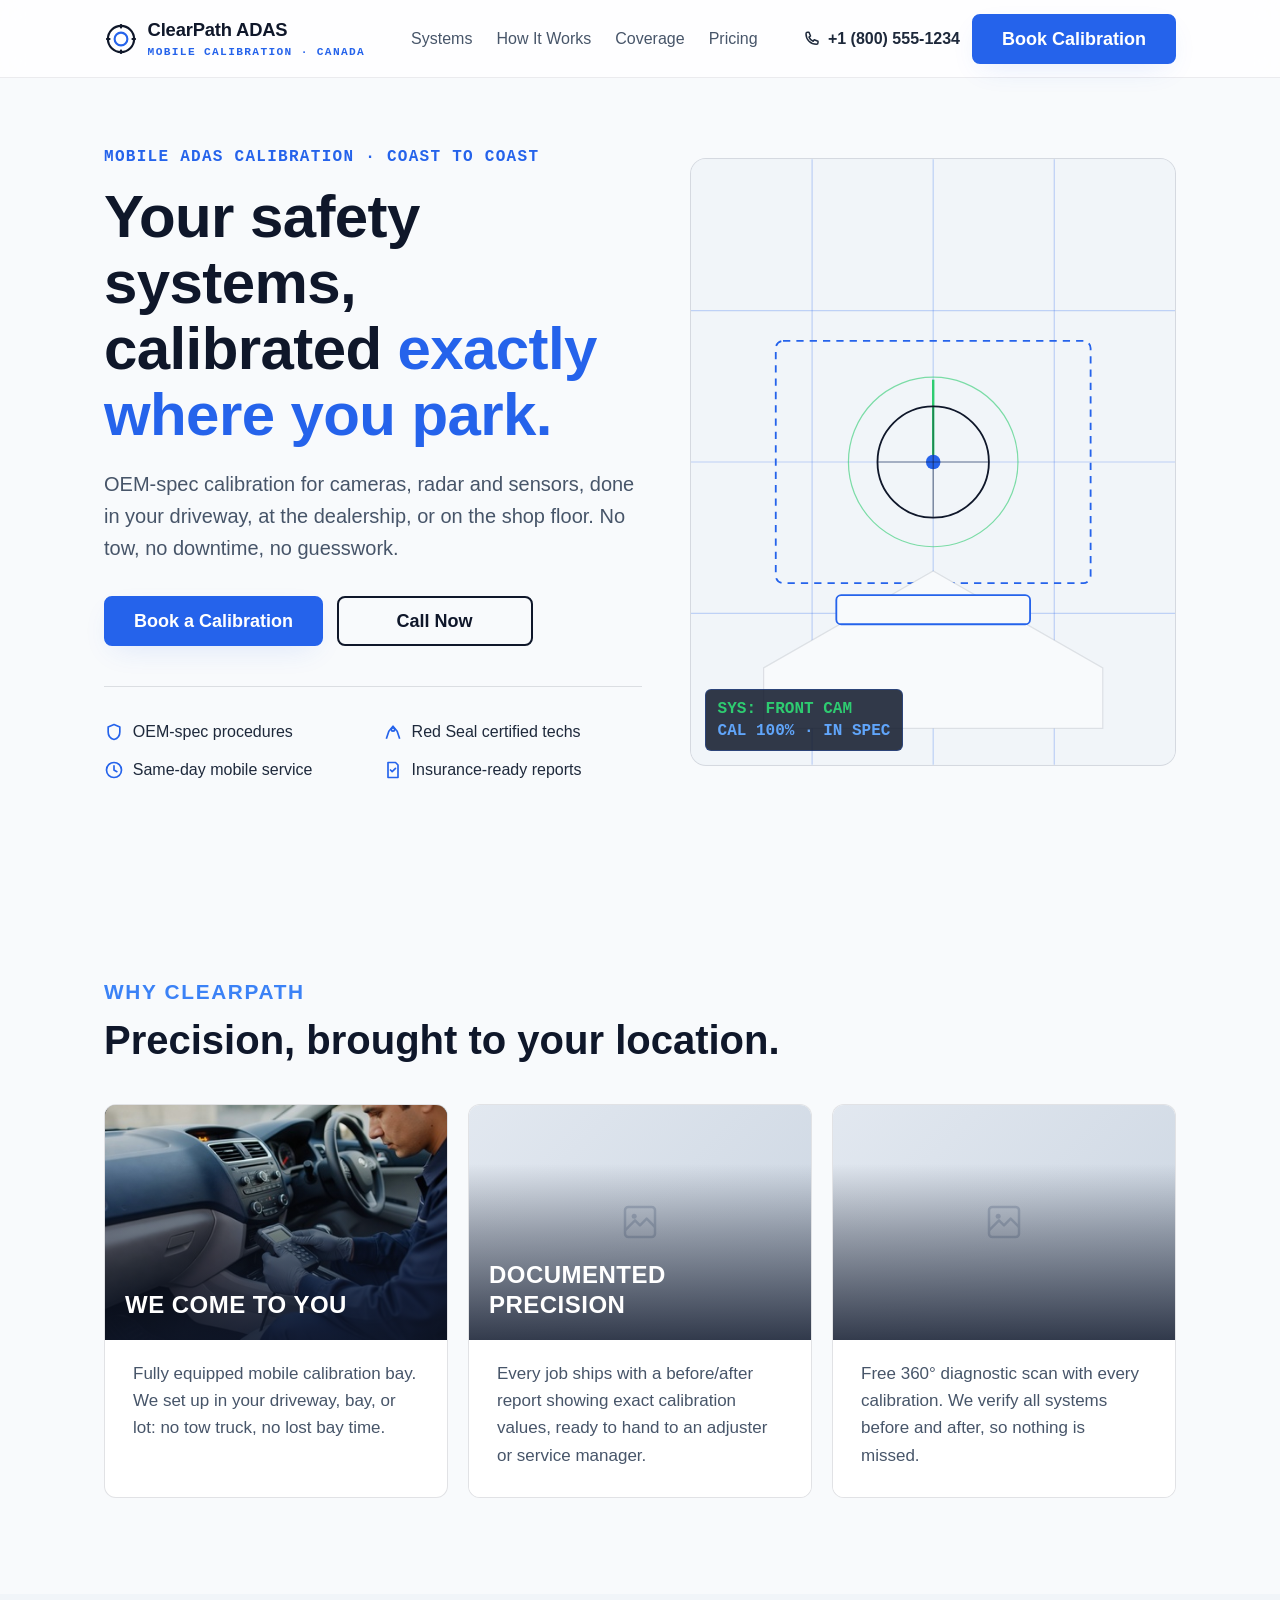
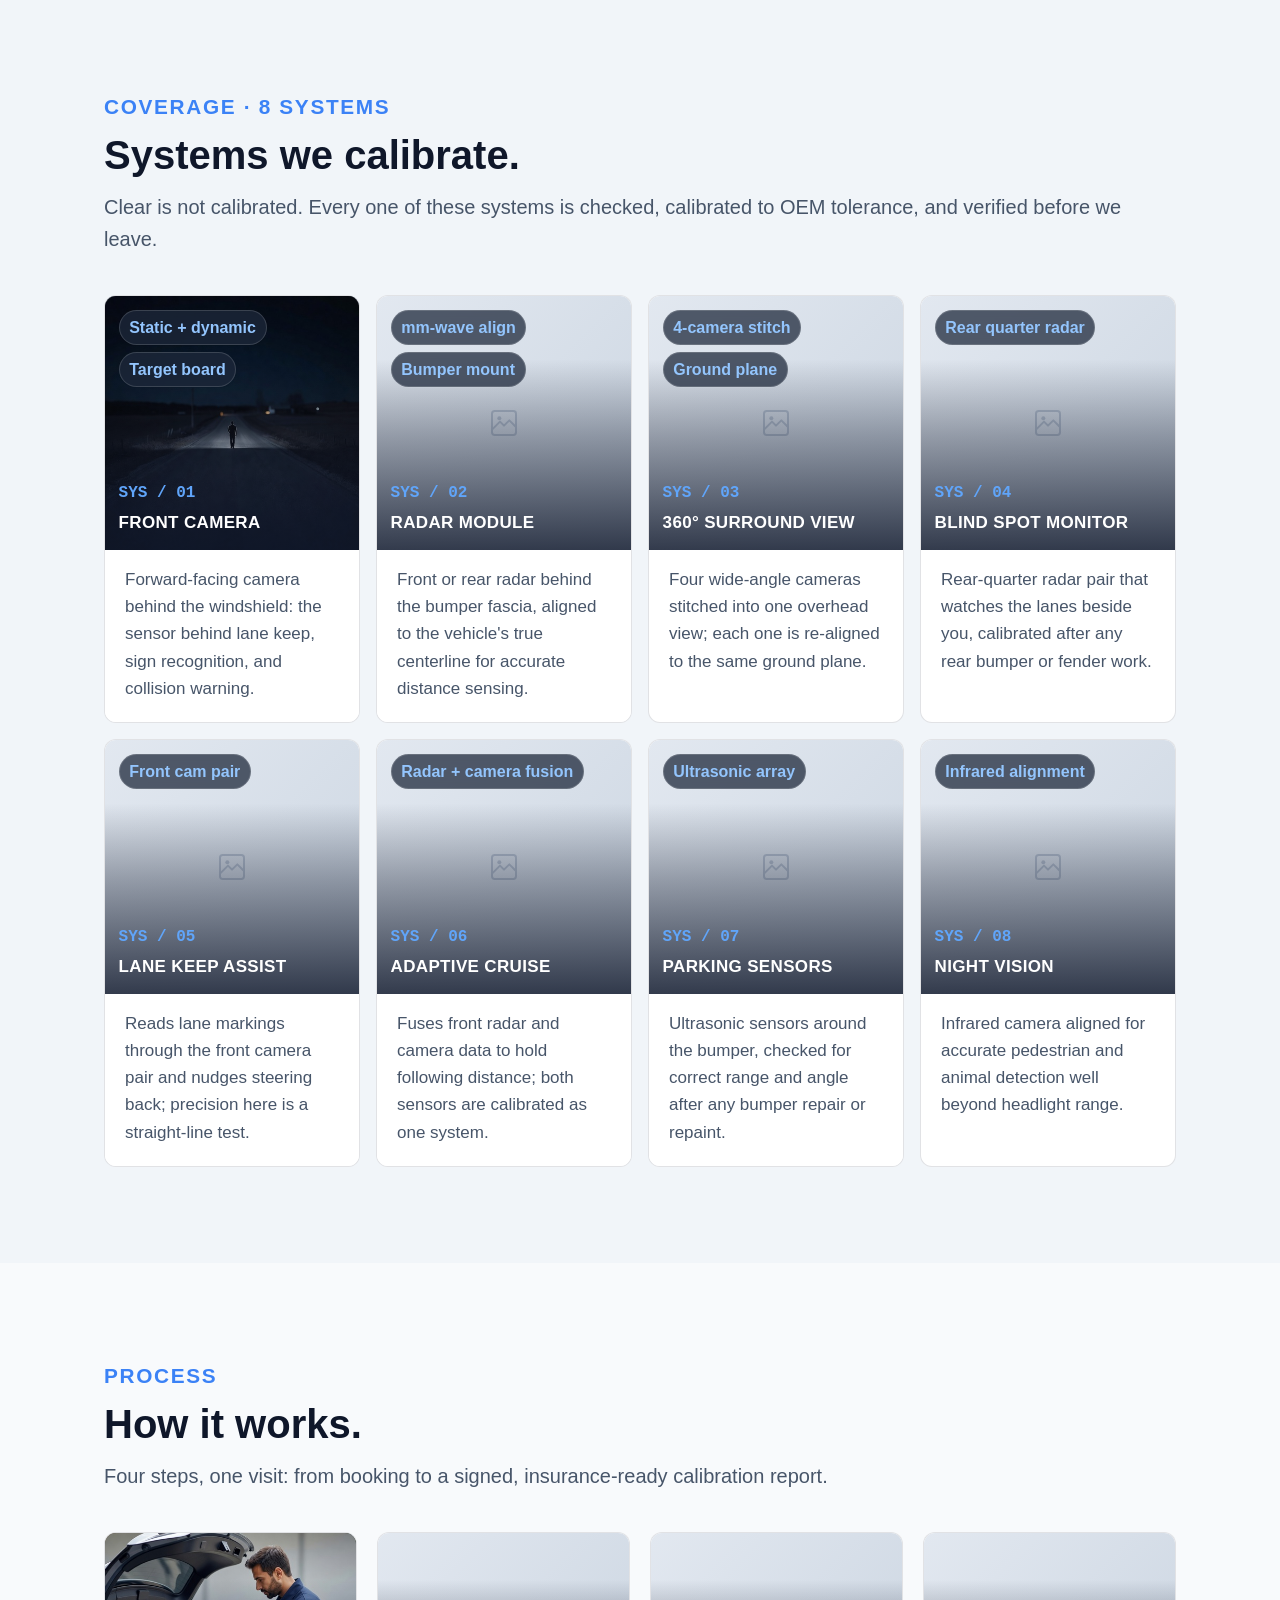
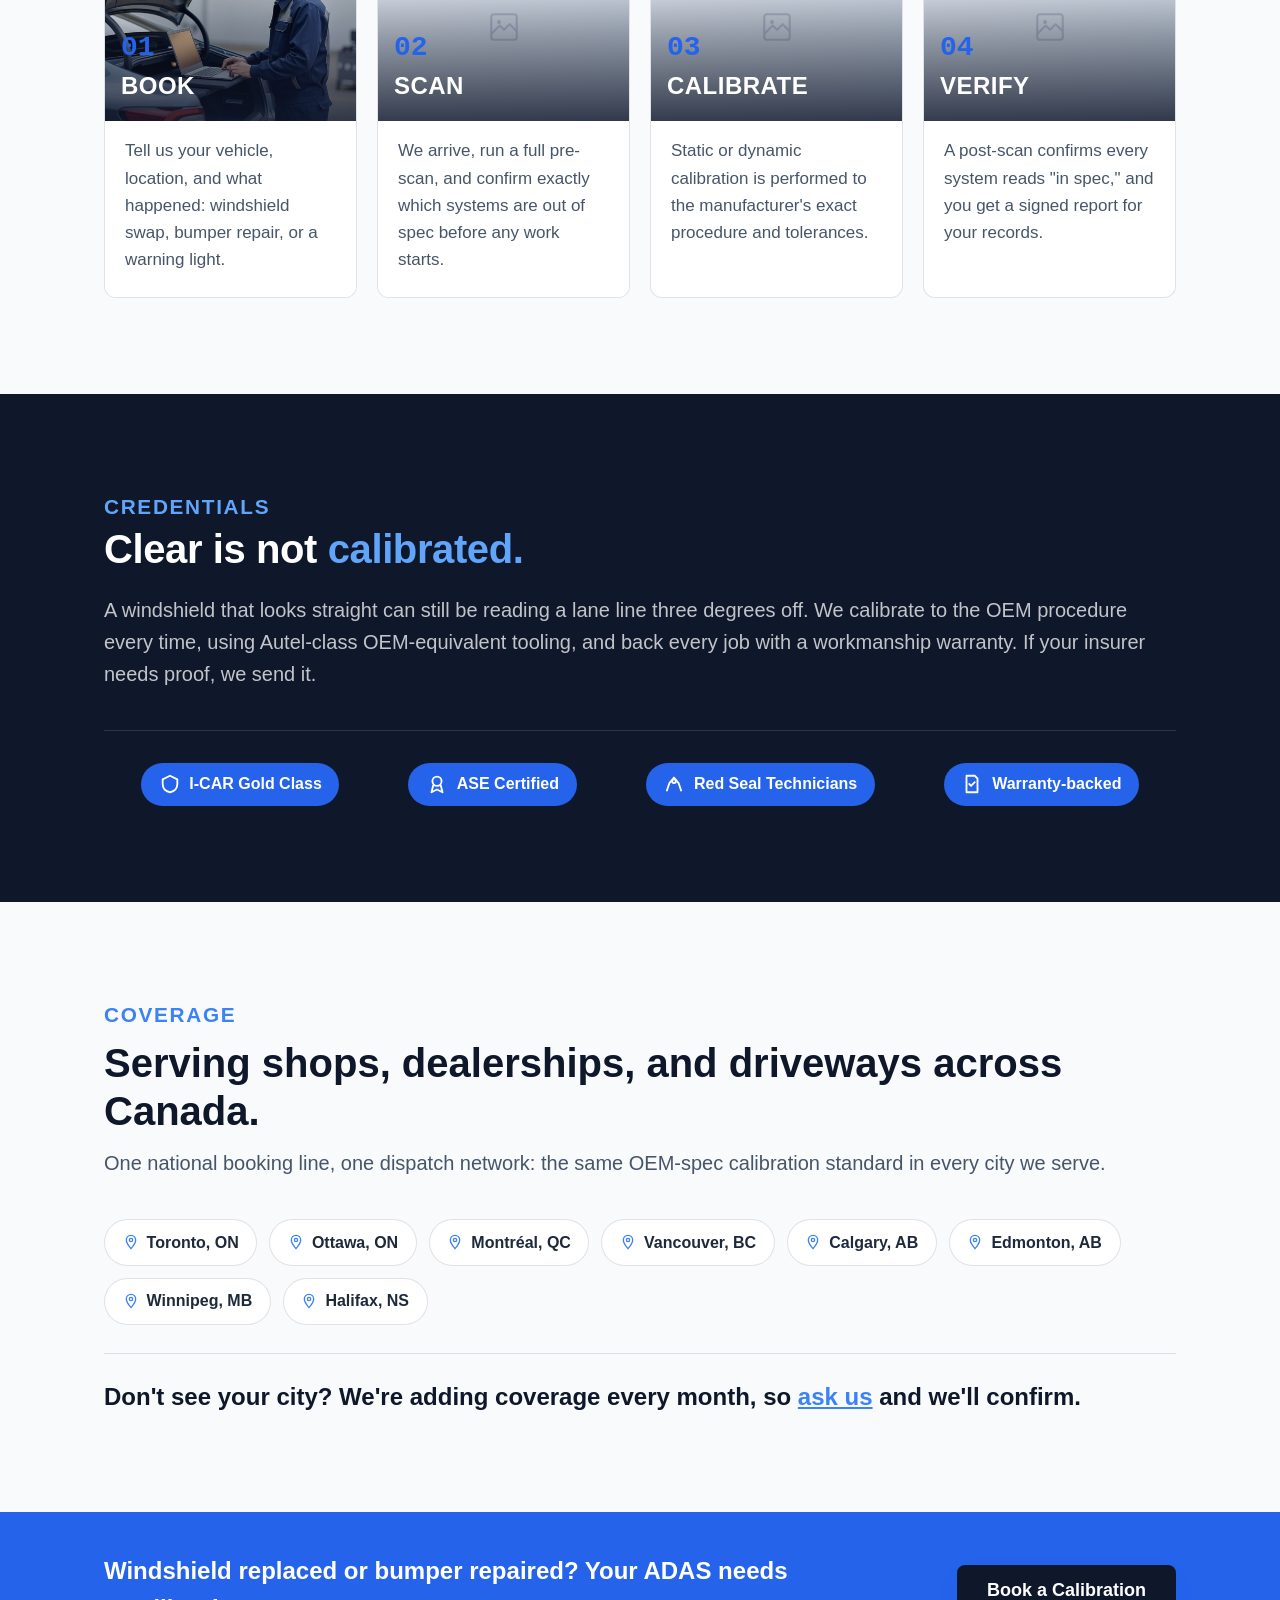
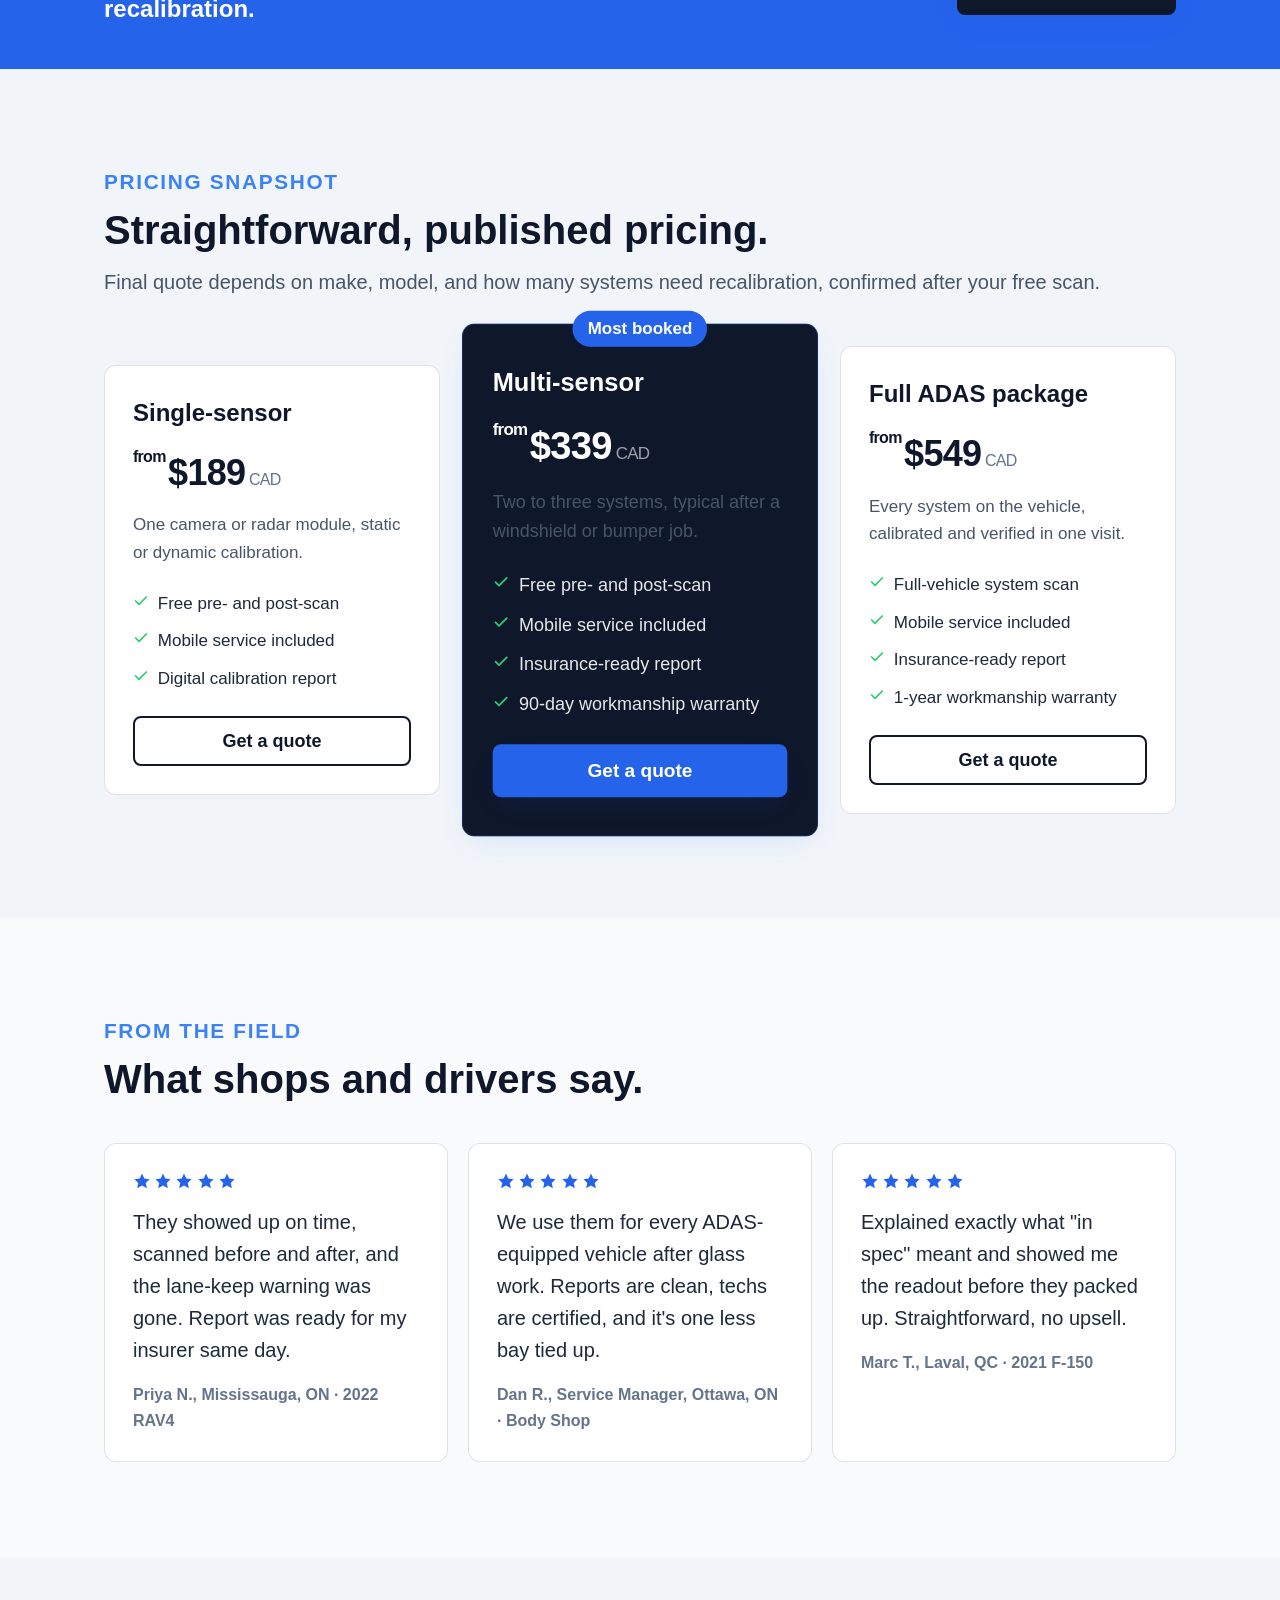
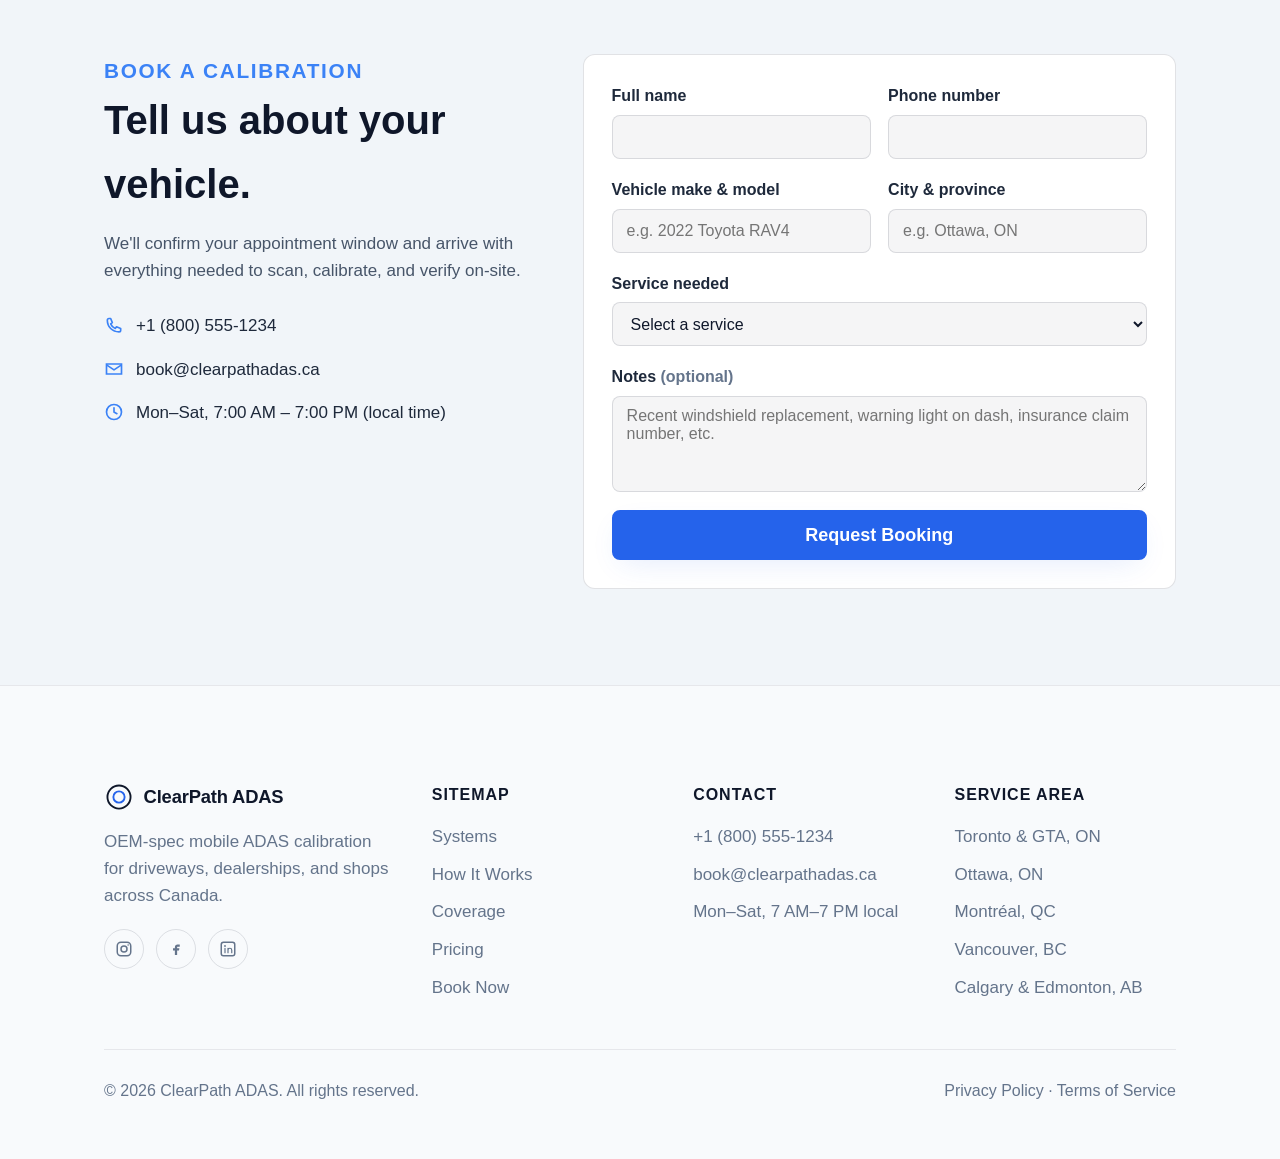
<file: index.html>
<!doctype html>
<html lang="en-CA">
  <head>
    <meta charset="UTF-8" />
    <meta name="viewport" content="width=device-width, initial-scale=1" />
    <title>ClearPath ADAS: Mobile ADAS Calibration, Anywhere in Canada</title>
    <meta
      name="description"
      content="OEM-spec ADAS calibration that comes to your driveway, dealership, or shop. Same-day mobile service, insurance-ready reports, and warranty-backed work, coast to coast in Canada."
    />
    <style>
      /* ============================================================
   TOKENS
   ============================================================ */
      :root {
        /* New Color System */
        --bg-base: #f8fafc;
        --bg-container: #ffffff;
        --bg-section-alt: #f1f5f9;
        --bg-nav: rgba(255, 255, 255, 0.8);
        
        --accent-500: #2563eb;
        --accent-400: #3b82f6;
        --accent-300: #60a5fa;
        --accent-glow: rgba(37, 99, 235, 0.15);
        
        --text-primary: #1e293b;
        --text-secondary: #475569;
        --text-tertiary: #64748b;
        --text-heading: #0f172a;
        --text-nav: #475569;
        --text-nav-hover: #2563eb;
        
        --border-subtle: rgba(15, 23, 42, 0.08);
        --border-default: rgba(15, 23, 42, 0.12);
        --border-hover: rgba(37, 99, 235, 0.4);
        --border-accent: rgba(37, 99, 235, 0.3);
        --border-accent-hover: rgba(37, 99, 235, 0.6);
        
        --shadow-soft: 0 4px 12px rgba(0, 0, 0, 0.08);
        --shadow-glow: 0 10px 30px -10px rgba(37, 99, 235, 0.15);

        --gradient-text: linear-gradient(to bottom, #0f172a, #334155);
        --gradient-cta-border: linear-gradient(180deg, rgba(37, 99, 235, 1) 0%, rgba(37, 99, 235, 0) 100%);

        /* Legacy mappings for existing structure */
        --navy-950: var(--text-heading);
        --navy-800: #1e293b;
        --white: #ffffff;
        --gray-50: var(--bg-section-alt);
        --gray-600: var(--text-secondary);
        --ink-900: var(--text-primary);
        --amber-500: var(--accent-500);
        --amber-700: var(--accent-400);
        --green-500: #2ecc71;
        --red-500: #e5484d;

        --fs-display: 2.25rem;
        --fs-h2: 1.75rem;
        --fs-h3: 1.25rem;
        --fs-body-lg: 1.125rem;
        --fs-body: 1rem;
        --fs-medium: 1.3rem;
        --fs-small: 1rem;
        --fs-button: 1.0625rem;

        --radius: 12px;
        --radius-sm: 8px;
        --section-pad: clamp(3rem, 8vw, 6rem);
        --side-pad: clamp(1.25rem, 5vw, 4rem);
        --content-max: 1200px;
      }

      @media (min-width: 768px) {
        :root {
          --fs-display: 3rem;
          --fs-h2: 2.125rem;
          --fs-h3: 1.375rem;
        }
      }
      @media (min-width: 1200px) {
        :root {
          --fs-display: 3.75rem;
          --fs-h2: 2.5rem;
          --fs-h3: 1.5rem;
          --fs-body-lg: 1.25rem;
          --fs-body: 1.0625rem;
          --fs-button: 1.125rem;
        }
      }

      /* ============================================================
   RESET / BASE
   ============================================================ */
      *,
      *::before,
      *::after {
        box-sizing: border-box;
      }
      html {
        scroll-behavior: smooth;
        overflow-x: hidden;
      }
      @media (prefers-reduced-motion: reduce) {
        html {
          scroll-behavior: auto;
        }
        *,
        *::before,
        *::after {
          animation-duration: 0.01ms !important;
          animation-iteration-count: 1 !important;
          transition-duration: 0.01ms !important;
          scroll-behavior: auto !important;
        }
      }
      body {
        margin: 0;
        font-family:
          "Inter",
          -apple-system,
          "Segoe UI",
          Roboto,
          "Helvetica Neue",
          Arial,
          sans-serif;
        font-size: var(--fs-body);
        line-height: 1.6;
        color: var(--text-primary);
        background: var(--bg-base);
        -webkit-font-smoothing: antialiased;
        overflow-x: hidden;
        width: 100%;
      }
      img,
      svg {
        max-width: 100%;
      }
      img {
        display: block;
      }
      a {
        color: inherit;
      }
      h1,
      h2,
      h3,
      p,
      figure {
        margin: 0;
      }
      button,
      input,
      select,
      textarea {
        font-family: inherit;
        font-size: inherit;
        max-width: 100%;
      }
      .visually-hidden {
        position: absolute;
        width: 1px;
        height: 1px;
        padding: 0;
        margin: -1px;
        overflow: hidden;
        clip: rect(0, 0, 0, 0);
        white-space: nowrap;
        border: 0;
      }
      :focus-visible {
        outline: 2px solid var(--accent-500);
        outline-offset: 2px;
      }
      :focus:not(:focus-visible) {
        outline: none;
      }

      .wrap {
        max-width: var(--content-max);
        margin-inline: auto;
        padding-inline: var(--side-pad);
      }
      .section {
        padding-block: var(--section-pad);
      }
      .section-label {
        font-size: var(--fs-medium);
        font-weight: 700;
        letter-spacing: 0.08em;
        text-transform: uppercase;
        color: var(--accent-400);
        font-family: "SFMono-Regular", Tahoma, sans-serif;
      }
      .section-header {
        max-width: 100%;
        margin-bottom: 2.5rem;
      }
      .section-header h2 {
        font-size: var(--fs-h2);
        font-weight: 700;
        line-height: 1.2;
        margin-top: 0.5rem;
        max-width: none;
        color: var(--text-heading);
      }
      .section-header p {
        font-size: var(--fs-body-lg);
        color: var(--text-secondary);
        margin-top: 0.75rem;
        max-width: none;
      }
      .on-dark .section-header p {
        color: var(--text-tertiary);
      }
      .on-dark .section-label {
        color: var(--accent-300);
      }

      /* ============================================================
   BUTTONS
   ============================================================ */
      .btn {
        display: inline-flex;
        align-items: center;
        justify-content: center;
        gap: 0.5rem;
        font-size: var(--fs-button);
        font-weight: 600;
        line-height: 1;
        padding: 14px 28px;
        border-radius: var(--radius-sm);
        min-height: 44px;
        border: 2px solid transparent;
        cursor: pointer;
        text-decoration: none;
        transition: filter 0.15s ease;
        white-space: nowrap;
      }
      .btn:hover,
      .btn:active {
        filter: brightness(0.92);
      }
      .btn-primary {
        background: var(--accent-500);
        color: #ffffff;
        border-color: var(--accent-500);
        box-shadow: var(--shadow-glow);
      }
      .btn-secondary-light {
        background: transparent;
        color: #ffffff;
        border-color: #ffffff;
      }
      .btn-secondary-dark {
        background: transparent;
        color: var(--text-heading);
        border-color: var(--text-heading);
      }
      .btn-block {
        width: 100%;
      }

      /* ============================================================
   HEADER / NAV
   ============================================================ */
      .site-header {
        position: sticky;
        top: 0;
        z-index: 40;
        background: var(--bg-nav);
        backdrop-filter: blur(12px);
        -webkit-backdrop-filter: blur(12px);
        border-bottom: 1px solid var(--border-subtle);
      }
      .site-header .wrap {
        display: flex;
        align-items: center;
        justify-content: space-between;
        gap: 1rem;
        padding-block: 0.85rem;
        flex-wrap: nowrap;
      }
      .brand {
        display: flex;
        align-items: center;
        gap: 0.6rem;
        color: var(--text-heading);
        text-decoration: none;
        font-weight: 700;
        font-size: 1.15rem;
        letter-spacing: -0.01em;
        flex: none;
        white-space: nowrap;
      }
      .brand svg {
        flex: none;
      }
      .brand .mark-sub {
        font-family: "SFMono-Regular", Consolas, monospace;
        font-size: 0.7rem;
        letter-spacing: 0.12em;
        color: var(--accent-500);
        display: block;
        font-weight: 700;
        white-space: nowrap;
      }
      .primary-nav {
        display: none;
        flex: none;
      }
      .primary-nav ul {
        list-style: none;
        display: flex;
        gap: 1.5rem;
        margin: 0;
        padding: 0;
        white-space: nowrap;
      }
      .primary-nav a {
        color: var(--text-nav);
        text-decoration: none;
        font-weight: 500;
        font-size: var(--fs-small);
        padding: 0.5rem 0;
        border-bottom: 2px solid transparent;
      }
      .primary-nav a:hover {
        color: var(--text-nav-hover);
        border-color: var(--accent-500);
      }
      .header-actions {
        display: flex;
        align-items: center;
        gap: 0.75rem;
      }
      .header-book-btn {
        display: none;
      }
      .header-phone {
        display: none;
        align-items: center;
        gap: 0.4rem;
        color: var(--text-primary);
        text-decoration: none;
        font-weight: 600;
        font-size: var(--fs-small);
        white-space: nowrap;
      }
      .hamburger {
        display: inline-flex;
        align-items: center;
        justify-content: center;
        width: 44px;
        height: 44px;
        background: transparent;
        border: 1px solid var(--border-default);
        border-radius: var(--radius-sm);
        color: var(--text-heading);
        cursor: pointer;
      }
      .mobile-nav {
        display: none;
        flex-direction: column;
        background: rgba(255, 255, 255, 0.95);
        backdrop-filter: blur(16px);
        -webkit-backdrop-filter: blur(16px);
        border-top: 1px solid var(--border-subtle);
        padding: 0.5rem var(--side-pad) 1.25rem;
      }
      .mobile-nav.open {
        display: flex;
      }
      .mobile-nav a {
        color: var(--text-nav);
        text-decoration: none;
        padding: 0.85rem 0;
        font-size: var(--fs-body-lg);
        font-weight: 500;
        border-bottom: 1px solid var(--border-subtle);
      }
      .mobile-nav .header-phone {
        display: flex;
        padding-top: 0.85rem;
      }

      @media (min-width: 768px) {
        .header-book-btn {
          display: inline-flex;
        }
      }
      @media (min-width: 1024px) {
        .primary-nav {
          display: block;
        }
        .header-phone {
          display: flex;
        }
        .hamburger {
          display: none;
        }
        .mobile-nav {
          display: none !important;
        }
      }

      /* ============================================================
   HERO
   ============================================================ */
      .hero {
        background: var(--bg-base);
        color: var(--text-heading);
        position: relative;
        overflow: hidden;
        padding-block: clamp(2.5rem, 6vw, 4rem) var(--section-pad);
      }
      .hero .wrap {
        display: grid;
        gap: 2.5rem;
        align-items: center;
        position: relative;
        z-index: 1;
      }
      @media (min-width: 1024px) {
        .hero .wrap {
          grid-template-columns: 1.05fr 0.95fr;
          gap: 3rem;
        }
      }
      .hero-eyebrow {
        display: inline-flex;
        align-items: center;
        gap: 0.5rem;
        font-family: "SFMono-Regular", Consolas, monospace;
        font-size: var(--fs-small);
        font-weight: 700;
        color: var(--accent-500);
        letter-spacing: 0.08em;
        text-transform: uppercase;
        margin-bottom: 0.85rem;
      }
      .hero h1 {
        font-size: var(--fs-display);
        font-weight: 700;
        line-height: 1.1;
        letter-spacing: -0.01em;
      }
      .hero h1 .accent {
        color: var(--accent-500);
      }
      .hero .lead {
        font-size: var(--fs-body-lg);
        color: var(--text-secondary);
        margin-top: 1.25rem;
      }
      .hero-ctas {
        display: flex;
        flex-wrap: wrap;
        gap: 0.85rem;
        margin-top: 2rem;
      }
      .hero-ctas .btn {
        min-width: 196px;
      }
      .trust-badges {
        display: grid;
        grid-template-columns: repeat(2, 1fr);
        gap: 0.75rem 1.25rem;
        margin-top: 2.5rem;
        padding-top: 2rem;
        border-top: 1px solid var(--border-default);
      }
      .trust-badge {
        display: flex;
        align-items: center;
        gap: 0.55rem;
        font-size: var(--fs-small);
        font-weight: 500;
        color: var(--text-primary);
      }
      .trust-badge svg {
        flex: none;
        color: var(--accent-500);
      }

      .hero-visual {
        position: relative;
        display: none;
      }
      @media (min-width: 1024px) {
        .hero-visual {
          display: block;
        }
      }
      .hud-frame {
        position: relative;
        border-radius: 16px;
        overflow: hidden;
        background: var(--bg-section-alt);
        border: 1px solid var(--border-default);
        aspect-ratio: 4/5;
        display: flex;
        align-items: center;
        justify-content: center;
      }
      .hud-frame svg {
        width: 100%;
        height: 100%;
      }
      .hud-readout {
        position: absolute;
        left: 14px;
        bottom: 14px;
        font-family: "SFMono-Regular", Consolas, monospace;
        font-size: var(--fs-small);
        font-weight: 700;
        background: rgba(15, 23, 42, 0.85);
        border: 1px solid var(--border-accent);
        color: var(--green-500);
        padding: 0.5rem 0.75rem;
        border-radius: 6px;
        line-height: 1.4;
      }
      .hud-readout span {
        display: block;
        color: var(--accent-300);
      }
      @keyframes sweep {
        from {
          transform: rotate(0deg);
        }
        to {
          transform: rotate(360deg);
        }
      }
      .hud-sweep {
        transform-origin: center;
        animation: sweep 6s linear infinite;
      }

      /* ============================================================
   WHY US
   ============================================================ */
      .card-grid-3 {
        display: grid;
        gap: 1.25rem;
        grid-template-columns: 1fr;
      }
      @media (min-width: 768px) {
        .card-grid-3 {
          grid-template-columns: repeat(3, 1fr);
        }
      }
      .why-card {
        background: var(--bg-container);
        border: 1px solid var(--border-default);
        border-radius: var(--radius);
        overflow: hidden;
        display: flex;
        flex-direction: column;
        transition: border-color 0.3s ease, transform 0.5s ease, box-shadow 0.3s ease;
      }
      .why-card:hover {
        border-color: var(--border-hover);
        transform: translateY(-4px);
        box-shadow: var(--shadow-glow);
      }
      .media-placeholder {
        position: relative;
        aspect-ratio: 16/11;
        background: linear-gradient(135deg, #e2e8f0 0%, #cbd5e1 100%);
        overflow: hidden;
      }
      .media-placeholder .media-icon {
        position: absolute;
        inset: 0;
        z-index: 0;
        display: flex;
        align-items: center;
        justify-content: center;
        color: #94a3b8;
        opacity: 0.55;
      }
      .media-placeholder .media-photo {
        position: absolute;
        inset: 0;
        z-index: 1;
        width: 100%;
        height: 100%;
        object-fit: cover;
      }
      .media-placeholder .media-scrim {
        position: absolute;
        inset: 0;
        z-index: 2;
        background: linear-gradient(
          to top,
          rgba(15, 23, 42, 0.82) 0%,
          rgba(15, 23, 42, 0.35) 45%,
          rgba(15, 23, 42, 0) 75%
        );
      }
      .why-card .media-placeholder {
        padding: 1.25rem;
        display: flex;
        flex-direction: column;
      }
      .why-card .media-placeholder .media-tag {
        position: relative;
        z-index: 3;
        font-family: "SFMono-Regular", Consolas, monospace;
        font-size: var(--fs-small);
        font-weight: 700;
        color: var(--accent-300);
        letter-spacing: 0.06em;
      }
      .why-card .media-placeholder h3 {
        position: relative;
        z-index: 3;
        margin-top: auto;
        color: #ffffff;
        font-size: var(--fs-h3);
        font-weight: 700;
        line-height: 1.25;
        text-transform: uppercase;
        letter-spacing: 0.02em;
      }
      .why-card-body {
        padding: 1.25rem 1.75rem 1.75rem;
        background: var(--bg-container);
      }
      .why-card-body p {
        color: var(--text-secondary);
        font-size: var(--fs-body);
      }

      /* ============================================================
   SYSTEMS GRID (catalog-card pattern)
   ============================================================ */
      .bg-alt {
        background: var(--bg-section-alt);
      }
      .systems-grid {
        display: grid;
        gap: 1rem;
        grid-template-columns: repeat(2, 1fr);
      }
      @media (max-width: 479px) {
        .systems-grid {
          grid-template-columns: 1fr;
        }
      }
      @media (min-width: 768px) {
        .systems-grid {
          grid-template-columns: repeat(3, 1fr);
        }
      }
      @media (min-width: 1200px) {
        .systems-grid {
          grid-template-columns: repeat(4, 1fr);
        }
      }
      .sys-card {
        background: var(--bg-container);
        border: 1px solid var(--border-default);
        border-radius: var(--radius);
        overflow: hidden;
        display: flex;
        flex-direction: column;
        transition: border-color 0.3s ease, transform 0.5s ease, box-shadow 0.3s ease;
      }
      .sys-card:hover {
        border-color: var(--border-hover);
        transform: translateY(-4px);
        box-shadow: var(--shadow-glow);
      }
      .sys-card .media-placeholder {
        aspect-ratio: 1/1;
        padding: 0.85rem;
        display: flex;
        flex-direction: column;
      }
      .sys-card .chip-row {
        position: relative;
        z-index: 3;
        display: flex;
        flex-wrap: wrap;
        gap: 0.4rem;
      }
      .sys-card .sys-id {
        position: relative;
        z-index: 3;
        margin-top: auto;
        font-family: "SFMono-Regular", Consolas, monospace;
        font-size: var(--fs-small);
        font-weight: 700;
        color: var(--accent-300);
      }
      .sys-card .media-placeholder h3 {
        position: relative;
        z-index: 3;
        color: #ffffff;
        font-size: 1.0625rem;
        font-weight: 700;
        margin-top: 0.15rem;
        text-transform: uppercase;
        letter-spacing: 0.02em;
      }
      .sys-card-body {
        padding: 1rem 1.25rem 1.25rem;
        background: var(--bg-container);
      }
      .sys-card-body p {
        color: var(--text-secondary);
        font-size: var(--fs-body);
      }
      .chip {
        font-size: var(--fs-small);
        font-weight: 700;
        padding: 0.25rem 0.6rem;
        border-radius: 999px;
        background: rgba(30, 41, 59, 0.75);
        color: #93c5fd;
        border: 1px solid rgba(255, 255, 255, 0.15);
        backdrop-filter: blur(12px);
        -webkit-backdrop-filter: blur(12px);
      }

      /* ============================================================
   HOW IT WORKS
   ============================================================ */
      .steps {
        display: grid;
        gap: 1.25rem;
        grid-template-columns: 1fr;
      }
      @media (min-width: 768px) {
        .steps {
          grid-template-columns: repeat(4, 1fr);
        }
      }
      .step {
        background: var(--bg-container);
        border: 1px solid var(--border-default);
        border-radius: var(--radius);
        overflow: hidden;
        display: flex;
        flex-direction: column;
        transition: border-color 0.3s ease, transform 0.5s ease, box-shadow 0.3s ease;
      }
      .step:hover {
        border-color: var(--border-hover);
        transform: translateY(-4px);
        box-shadow: var(--shadow-glow);
      }
      .step .media-placeholder {
        aspect-ratio: 4/3;
        padding: 1rem;
        display: flex;
        flex-direction: column;
      }
      .step .step-num {
        position: relative;
        z-index: 3;
        margin-top: auto;
        font-family: "SFMono-Regular", Consolas, monospace;
        font-weight: 700;
        font-size: 1.75rem;
        color: var(--accent-500);
        line-height: 1;
      }
      .step .media-placeholder h3 {
        position: relative;
        z-index: 3;
        color: #ffffff;
        font-size: var(--fs-h3);
        font-weight: 700;
        margin-top: 0.3rem;
        text-transform: uppercase;
        letter-spacing: 0.02em;
      }
      .step-body {
        padding: 1rem 1.25rem 1.5rem;
        background: var(--bg-container);
      }
      .step-body p {
        color: var(--text-secondary);
        font-size: var(--fs-body);
      }

      /* ============================================================
   TRUST STRIP
   ============================================================ */
      .trust-strip {
        background: var(--text-heading);
        color: #ffffff;
      }
      .trust-statement {
        font-size: var(--fs-h2);
        font-weight: 700;
        line-height: 1.25;
        letter-spacing: -0.01em;
      }
      .trust-statement .accent {
        color: var(--accent-300);
      }
      .trust-detail {
        color: rgba(255, 255, 255, 0.75);
        font-size: var(--fs-body-lg);
        margin-top: 1.25rem;
      }
      .certs-row {
        display: flex;
        flex-wrap: wrap;
        gap: 2rem;
        align-items: center;
        justify-content: center;
        margin-top: 2.5rem;
        padding-top: 2rem;
        border-top: 1px solid rgba(255, 255, 255, 0.12);
      }
      @media (min-width: 768px) {
        .certs-row {
          justify-content: space-evenly;
        }
      }
      .cert-item {
        display: flex;
        align-items: center;
        gap: 0.55rem;
        background: var(--accent-500);
        color: #ffffff;
        font-weight: 700;
        font-size: var(--fs-small);
        padding: 0.55rem 1.1rem;
        border-radius: 999px;
      }
      .cert-item svg {
        color: #ffffff;
      }

      /* ============================================================
   COVERAGE
   ============================================================ */
      .city-chips {
        display: flex;
        flex-wrap: wrap;
        gap: 0.75rem;
        margin-top: 1.75rem;
      }
      .city-chip {
        display: inline-flex;
        align-items: center;
        gap: 0.5rem;
        background: var(--bg-container);
        border: 1px solid var(--border-default);
        border-radius: 999px;
        padding: 0.6rem 1.1rem;
        font-size: var(--fs-small);
        font-weight: 600;
        color: var(--text-primary);
        transition: border-color 0.15s ease;
      }
      .city-chip:hover {
        border-color: var(--border-hover);
      }
      .city-chip svg {
        color: var(--accent-400);
        flex: none;
      }
      .coverage-note {
        margin-top: 1.75rem;
        font-size: var(--fs-h3);
        font-weight: 600;
        color: var(--text-heading);
        width: 100%;
        padding-top: 1.5rem;
        border-top: 1px solid var(--border-default);
      }
      .coverage-note a {
        color: var(--accent-400);
        font-weight: 700;
        text-decoration: underline;
      }

      /* ============================================================
   PRICING
   ============================================================ */
      .pricing-grid {
        display: grid;
        gap: 1.25rem;
        grid-template-columns: 1fr;
      }
      @media (min-width: 768px) {
        .pricing-grid {
          grid-template-columns: repeat(3, 1fr);
          gap: 2rem;
          align-items: center;
        }
      }
      .price-card {
        border: 1px solid var(--border-default);
        border-radius: var(--radius);
        padding: 1.75rem;
        display: flex;
        flex-direction: column;
        background: var(--bg-container);
        transition: border-color 0.3s ease, transform 0.5s ease, box-shadow 0.3s ease;
      }
      .price-card:hover {
        border-color: var(--border-hover);
        transform: translateY(-4px);
        box-shadow: var(--shadow-glow);
      }
      .price-card.featured {
        background: var(--text-heading);
        color: #ffffff;
        border-color: var(--border-accent);
        position: relative;
        box-shadow: var(--shadow-glow);
      }
      @media (min-width: 768px) {
        .price-card.featured {
          padding-block: 2.25rem;
          transform: scale(1.06);
          z-index: 1;
        }
        .price-card.featured:hover {
          border-color: var(--border-accent-hover);
          transform: scale(1.06) translateY(-4px);
        }
      }
      .price-card.featured .price-tag,
      .price-card.featured h3 {
        color: #ffffff;
      }
      .price-card.featured p {
        color: rgba(255, 255, 255, 0.75);
      }
      .price-card.featured li {
        color: rgba(255, 255, 255, 0.9);
      }
      .featured-tag {
        position: absolute;
        top: -13px;
        left: 50%;
        transform: translateX(-50%);
        background: var(--accent-500);
        color: #ffffff;
        font-size: var(--fs-small);
        font-weight: 700;
        padding: 0.25rem 0.9rem;
        border-radius: 999px;
        white-space: nowrap;
      }
      .price-card h3 {
        font-size: var(--fs-h3);
        font-weight: 600;
        color: var(--text-heading);
      }
      .price-tag {
        font-size: 2.25rem;
        font-weight: 700;
        margin-top: 0.75rem;
        letter-spacing: -0.02em;
        color: var(--text-heading);
      }
      .price-tag sup {
        font-size: 1rem;
        font-weight: 600;
        vertical-align: top;
        margin-right: 0.15rem;
      }
      .price-tag .per {
        font-size: var(--fs-small);
        font-weight: 500;
        color: var(--text-tertiary);
      }
      .price-card.featured .price-tag .per {
        color: rgba(255, 255, 255, 0.6);
      }
      .price-card p.desc {
        margin-top: 0.6rem;
        color: var(--text-secondary);
        font-size: var(--fs-body);
      }
      .price-list {
        list-style: none;
        padding: 0;
        margin: 1.5rem 0;
        display: flex;
        flex-direction: column;
        gap: 0.65rem;
        flex: 1;
      }
      .price-list li {
        display: flex;
        align-items: flex-start;
        gap: 0.55rem;
        font-size: var(--fs-body);
        color: var(--text-primary);
      }
      .price-list svg {
        flex: none;
        margin-top: 3px;
        color: var(--green-500);
      }
      .price-card .btn {
        margin-top: auto;
      }

      /* ============================================================
   TESTIMONIALS
   ============================================================ */
      .testi-grid {
        display: grid;
        gap: 1.25rem;
        grid-template-columns: 1fr;
      }
      @media (min-width: 768px) {
        .testi-grid {
          grid-template-columns: repeat(3, 1fr);
        }
      }
      .testi-card {
        background: var(--bg-container);
        border: 1px solid var(--border-default);
        border-radius: var(--radius);
        padding: 1.75rem;
        display: flex;
        flex-direction: column;
        gap: 1rem;
        transition: border-color 0.3s ease, transform 0.5s ease, box-shadow 0.3s ease;
      }
      .testi-card:hover {
        border-color: var(--border-hover);
        transform: translateY(-4px);
        box-shadow: var(--shadow-glow);
      }
      .stars {
        display: flex;
        gap: 0.2rem;
        color: var(--accent-500);
      }
      .testi-quote {
        font-size: var(--fs-body-lg);
        color: var(--text-primary);
      }
      .testi-who {
        font-size: var(--fs-small);
        color: var(--text-tertiary);
        font-weight: 600;
      }

      /* ============================================================
   CONTACT / FORM
   ============================================================ */
      .contact-grid {
        display: grid;
        gap: 2.5rem;
        grid-template-columns: 1fr;
      }
      @media (min-width: 1024px) {
        .contact-grid {
          grid-template-columns: 0.85fr 1.15fr;
        }
      }
      .contact-info h2 {
        font-size: var(--fs-h2);
        font-weight: 700;
        color: var(--text-heading);
      }
      .contact-info p {
        color: var(--text-secondary);
        margin-top: 0.9rem;
      }
      .contact-list {
        list-style: none;
        padding: 0;
        margin: 1.75rem 0 0;
        display: flex;
        flex-direction: column;
        gap: 1rem;
      }
      .contact-list li {
        display: flex;
        align-items: center;
        gap: 0.75rem;
        font-size: var(--fs-body);
        font-weight: 500;
      }
      .contact-list svg {
        flex: none;
        color: var(--accent-400);
      }
      .contact-list a {
        text-decoration: none;
      }
      .contact-list a:hover {
        text-decoration: underline;
      }

      .booking-form {
        background: var(--bg-container);
        border: 1px solid var(--border-default);
        border-radius: var(--radius);
        padding: 1.75rem;
      }
      .form-row {
        display: grid;
        gap: 1.1rem;
        grid-template-columns: 1fr;
      }
      @media (min-width: 560px) {
        .form-row.two {
          grid-template-columns: 1fr 1fr;
        }
      }
      .field {
        display: flex;
        flex-direction: column;
        gap: 0.4rem;
        margin-bottom: 1.1rem;
      }
      .field label {
        font-size: var(--fs-small);
        font-weight: 600;
        color: var(--text-primary);
      }
      .field input,
      .field select,
      .field textarea {
        min-height: 44px;
        border-radius: var(--radius-sm);
        border: 1px solid var(--border-default);
        padding: 10px 14px;
        font-size: 1rem;
        background: rgba(15, 23, 42, 0.04);
        color: var(--text-heading);
      }
      .field textarea {
        min-height: 96px;
        resize: vertical;
      }
      .field input:focus,
      .field select:focus,
      .field textarea:focus {
        border-color: var(--accent-500);
      }
      .field-hint {
        font-size: var(--fs-small);
        color: var(--text-tertiary);
      }
      .field-error {
        font-size: var(--fs-small);
        color: var(--red-500);
        font-weight: 600;
        display: none;
      }
      .field.invalid input,
      .field.invalid select {
        border-color: var(--red-500);
      }
      .field.invalid .field-error {
        display: block;
      }
      .form-status {
        font-size: var(--fs-body);
        font-weight: 600;
        padding: 0.85rem 1rem;
        border-radius: var(--radius-sm);
        margin-top: 1rem;
        display: none;
      }
      .form-status.show {
        display: flex;
        align-items: center;
        gap: 0.6rem;
      }
      .form-status.success {
        background: rgba(46, 204, 113, 0.12);
        color: #1a7a44;
        display: flex;
      }
      .form-status.error {
        background: rgba(229, 72, 77, 0.12);
        color: #a72327;
        display: flex;
      }

      /* ============================================================
   MID-PAGE CTA
   ============================================================ */
      .mid-cta {
        background: var(--accent-500);
      }
      .mid-cta .wrap {
        display: flex;
        flex-wrap: wrap;
        align-items: center;
        justify-content: space-between;
        gap: 1.5rem;
        padding-block: 2.5rem;
      }
      .mid-cta h2 {
        font-size: var(--fs-h3);
        font-weight: 700;
        color: #ffffff;
        flex: 1 1 320px;
      }
      .mid-cta .btn-primary {
        background: var(--text-heading);
        color: #ffffff;
        border-color: var(--text-heading);
      }

      /* ============================================================
   FOOTER
   ============================================================ */
      .site-footer {
        background: var(--bg-base);
        color: var(--text-tertiary);
        padding-block: var(--section-pad) calc(var(--section-pad) * 0.6);
        border-top: 1px solid var(--border-subtle);
      }
      .footer-grid {
        display: grid;
        gap: 2.5rem;
        grid-template-columns: 1fr;
      }
      @media (min-width: 768px) {
        .footer-grid {
          grid-template-columns: 1.3fr 1fr 1fr 1fr;
        }
      }
      .footer-brand .brand {
        margin-bottom: 1rem;
      }
      .footer-brand p {
        color: var(--text-tertiary);
        font-size: var(--fs-body);
      }
      .footer-col h3 {
        font-size: var(--fs-small);
        font-weight: 700;
        text-transform: uppercase;
        letter-spacing: 0.06em;
        color: var(--text-heading);
        margin-bottom: 1rem;
      }
      .footer-col ul {
        list-style: none;
        padding: 0;
        margin: 0;
        display: flex;
        flex-direction: column;
        gap: 0.65rem;
      }
      .footer-col a {
        color: var(--text-tertiary);
        text-decoration: none;
        font-size: var(--fs-body);
        transition: color 0.15s ease;
      }
      .footer-col a:hover {
        color: var(--text-heading);
      }
      .footer-social {
        display: flex;
        gap: 0.75rem;
        margin-top: 1.25rem;
      }
      .footer-social a {
        width: 40px;
        height: 40px;
        border-radius: 50%;
        border: 1px solid var(--border-default);
        display: flex;
        align-items: center;
        justify-content: center;
      }
      .footer-social a:hover {
        border-color: var(--accent-500);
        color: var(--accent-500);
      }
      .footer-bottom {
        margin-top: 3rem;
        padding-top: 1.75rem;
        border-top: 1px solid var(--border-subtle);
        display: flex;
        flex-wrap: wrap;
        gap: 1rem;
        justify-content: space-between;
        font-size: var(--fs-small);
        color: var(--text-tertiary);
      }

      /* ============================================================
   STICKY MOBILE CTA BAR
   ============================================================ */
      .sticky-cta {
        position: fixed;
        left: 0;
        right: 0;
        bottom: 0;
        z-index: 50;
        display: flex;
        height: 56px;
        background: rgba(255, 255, 255, 0.95);
        backdrop-filter: blur(12px);
        -webkit-backdrop-filter: blur(12px);
        border-top: 1px solid var(--border-subtle);
        padding-bottom: env(safe-area-inset-bottom);
      }
      .sticky-cta a {
        flex: 1;
        display: flex;
        align-items: center;
        justify-content: center;
        gap: 0.5rem;
        font-weight: 700;
        font-size: var(--fs-button);
        text-decoration: none;
      }
      .sticky-cta .call {
        color: var(--text-primary);
      }
      .sticky-cta .book {
        background: var(--accent-500);
        color: #ffffff;
      }
      @media (min-width: 1024px) {
        .sticky-cta {
          display: none;
        }
      }
      body {
        padding-bottom: 56px;
      }
      @media (min-width: 1024px) {
        body {
          padding-bottom: 0;
        }
      }
    </style>
  </head>
  <body>
    <a href="#main" class="visually-hidden">Skip to main content</a>

    <!-- ============================================================
     HEADER
     ============================================================ -->
    <header class="site-header">
      <div class="wrap">
        <a href="#top" class="brand">
          <svg
            width="34"
            height="34"
            viewBox="0 0 24 24"
            fill="none"
            aria-hidden="true"
          >
            <circle
              cx="12"
              cy="12"
              r="9.25"
              stroke="currentColor"
              stroke-width="1.5"
            />
            <circle
              cx="12"
              cy="12"
              r="4.5"
              stroke="#2563EB"
              stroke-width="1.5"
            />
            <line
              x1="12"
              y1="1.5"
              x2="12"
              y2="4.5"
              stroke="currentColor"
              stroke-width="1.5"
            />
            <line
              x1="12"
              y1="19.5"
              x2="12"
              y2="22.5"
              stroke="currentColor"
              stroke-width="1.5"
            />
            <line
              x1="1.5"
              y1="12"
              x2="4.5"
              y2="12"
              stroke="currentColor"
              stroke-width="1.5"
            />
            <line
              x1="19.5"
              y1="12"
              x2="22.5"
              y2="12"
              stroke="currentColor"
              stroke-width="1.5"
            />
          </svg>
          <span
            >ClearPath ADAS<span class="mark-sub"
              >MOBILE CALIBRATION · CANADA</span
            ></span
          >
        </a>
        <nav class="primary-nav" aria-label="Primary">
          <ul>
            <li><a href="#systems">Systems</a></li>
            <li><a href="#how-it-works">How It Works</a></li>
            <li><a href="#coverage">Coverage</a></li>
            <li><a href="#pricing">Pricing</a></li>
          </ul>
        </nav>
        <div class="header-actions">
          <a class="header-phone" href="tel:+18005551234">
            <svg
              width="18"
              height="18"
              viewBox="0 0 24 24"
              fill="none"
              aria-hidden="true"
            >
              <path
                d="M4 5c0-1 1-2 2-2h2l2 5-2 1.5c1 2.5 3 4.5 5.5 5.5L15 13l5 2v2c0 1-1 2-2 2-8 0-14-6-14-14z"
                stroke="currentColor"
                stroke-width="2"
                stroke-linejoin="round"
              />
            </svg>
            +1 (800) 555-1234
          </a>
          <a class="btn btn-primary header-book-btn" href="#contact"
            >Book Calibration</a
          >
          <button
            class="hamburger"
            id="hamburgerBtn"
            aria-expanded="false"
            aria-controls="mobileNav"
            aria-label="Open menu"
          >
            <svg
              width="22"
              height="22"
              viewBox="0 0 24 24"
              fill="none"
              aria-hidden="true"
            >
              <path
                d="M3 6h18M3 12h18M3 18h18"
                stroke="currentColor"
                stroke-width="2"
                stroke-linecap="round"
              />
            </svg>
          </button>
        </div>
      </div>
      <nav class="mobile-nav" id="mobileNav" aria-label="Mobile">
        <a href="#systems">Systems</a>
        <a href="#how-it-works">How It Works</a>
        <a href="#coverage">Coverage</a>
        <a href="#pricing">Pricing</a>
        <a class="header-phone" href="tel:+18005551234">
          <svg
            width="18"
            height="18"
            viewBox="0 0 24 24"
            fill="none"
            aria-hidden="true"
          >
            <path
              d="M4 5c0-1 1-2 2-2h2l2 5-2 1.5c1 2.5 3 4.5 5.5 5.5L15 13l5 2v2c0 1-1 2-2 2-8 0-14-6-14-14z"
              stroke="currentColor"
              stroke-width="2"
              stroke-linejoin="round"
            />
          </svg>
          +1 (800) 555-1234
        </a>
      </nav>
    </header>

    <main id="main">
      <!-- ============================================================
     HERO
     ============================================================ -->
      <section class="hero" id="top">
        <div class="wrap">
          <div class="hero-copy">
            <span class="hero-eyebrow"
              >Mobile ADAS calibration · coast to coast</span
            >
            <h1>
              Your safety systems, calibrated
              <span class="accent">exactly where you park.</span>
            </h1>
            <p class="lead">
              OEM-spec calibration for cameras, radar and sensors, done in your
              driveway, at the dealership, or on the shop floor. No tow, no
              downtime, no guesswork.
            </p>
            <div class="hero-ctas">
              <a class="btn btn-primary" href="#contact">Book a Calibration</a>
              <a class="btn btn-secondary-dark" href="tel:+18005551234">
                Call Now
              </a>
            </div>
            <div class="trust-badges">
              <div class="trust-badge">
                <svg
                  width="20"
                  height="20"
                  viewBox="0 0 24 24"
                  fill="none"
                  aria-hidden="true"
                >
                  <path
                    d="M12 3l7 3v6c0 5-3 8-7 9-4-1-7-4-7-9V6l7-3z"
                    stroke="currentColor"
                    stroke-width="2"
                    stroke-linejoin="round"
                  />
                </svg>
                OEM-spec procedures
              </div>
              <div class="trust-badge">
                <svg
                  width="20"
                  height="20"
                  viewBox="0 0 24 24"
                  fill="none"
                  aria-hidden="true"
                >
                  <path
                    d="M4 20l3-9 5-6 5 6 3 9"
                    stroke="currentColor"
                    stroke-width="2"
                    stroke-linejoin="round"
                  />
                  <circle
                    cx="12"
                    cy="9"
                    r="2"
                    stroke="currentColor"
                    stroke-width="2"
                  />
                </svg>
                Red Seal certified techs
              </div>
              <div class="trust-badge">
                <svg
                  width="20"
                  height="20"
                  viewBox="0 0 24 24"
                  fill="none"
                  aria-hidden="true"
                >
                  <circle
                    cx="12"
                    cy="12"
                    r="9"
                    stroke="currentColor"
                    stroke-width="2"
                  />
                  <path
                    d="M12 7v5l3.5 2"
                    stroke="currentColor"
                    stroke-width="2"
                    stroke-linecap="round"
                  />
                </svg>
                Same-day mobile service
              </div>
              <div class="trust-badge">
                <svg
                  width="20"
                  height="20"
                  viewBox="0 0 24 24"
                  fill="none"
                  aria-hidden="true"
                >
                  <path
                    d="M6 3h9l3 3v15H6V3z"
                    stroke="currentColor"
                    stroke-width="2"
                    stroke-linejoin="round"
                  />
                  <path
                    d="M9 12l2 2 4-4"
                    stroke="currentColor"
                    stroke-width="2"
                    stroke-linecap="round"
                    stroke-linejoin="round"
                  />
                </svg>
                Insurance-ready reports
              </div>
            </div>
          </div>
          <div class="hero-visual">
            <div class="hud-frame">
              <svg
                viewBox="0 0 400 500"
                width="100%"
                height="100%"
                role="img"
                aria-label="Diagnostic HUD showing a calibration target board aligned in front of a vehicle windshield, with system status readouts."
              >
                <rect width="400" height="500" fill="#f1f5f9" />
                <g stroke="#2563EB" stroke-opacity="0.25" stroke-width="1">
                  <line x1="0" y1="125" x2="400" y2="125" />
                  <line x1="0" y1="250" x2="400" y2="250" />
                  <line x1="0" y1="375" x2="400" y2="375" />
                  <line x1="100" y1="0" x2="100" y2="500" />
                  <line x1="200" y1="0" x2="200" y2="500" />
                  <line x1="300" y1="0" x2="300" y2="500" />
                </g>
                <rect
                  x="70"
                  y="150"
                  width="260"
                  height="200"
                  rx="6"
                  fill="none"
                  stroke="#2563EB"
                  stroke-width="1.5"
                  stroke-dasharray="6 5"
                />
                <g class="hud-sweep">
                  <circle
                    cx="200"
                    cy="250"
                    r="70"
                    fill="none"
                    stroke="#2ECC71"
                    stroke-width="1"
                    stroke-opacity="0.6"
                  />
                  <line
                    x1="200"
                    y1="250"
                    x2="200"
                    y2="182"
                    stroke="#2ECC71"
                    stroke-width="2"
                  />
                </g>
                <circle
                  cx="200"
                  cy="250"
                  r="46"
                  fill="none"
                  stroke="#0F172A"
                  stroke-width="1.5"
                />
                <circle cx="200" cy="250" r="6" fill="#2563EB" />
                <line
                  x1="200"
                  y1="204"
                  x2="200"
                  y2="296"
                  stroke="#0F172A"
                  stroke-width="1"
                  stroke-opacity="0.5"
                />
                <line
                  x1="154"
                  y1="250"
                  x2="246"
                  y2="250"
                  stroke="#0F172A"
                  stroke-width="1"
                  stroke-opacity="0.5"
                />
                <path
                  d="M60 420 L200 340 L340 420 L340 470 L60 470 Z"
                  fill="#F8FAFC"
                  stroke="#0F172A"
                  stroke-opacity="0.1"
                />
                <rect
                  x="120"
                  y="360"
                  width="160"
                  height="24"
                  rx="4"
                  fill="#F8FAFC"
                  stroke="#2563EB"
                  stroke-width="1.5"
                />
              </svg>
              <div class="hud-readout" aria-hidden="true">
                SYS: FRONT CAM<span>CAL 100% · IN SPEC</span>
              </div>
            </div>
          </div>
        </div>
      </section>

      <!-- ============================================================
     WHY US
     ============================================================ -->
      <section class="section" aria-label="Why choose ClearPath ADAS">
        <div class="wrap">
          <div class="section-header">
            <span class="section-label">Why ClearPath</span>
            <h2>Precision, brought to your location.</h2>
          </div>
          <div class="card-grid-3">
            <div class="why-card">
              <div class="media-placeholder">
                <img
                  class="media-photo"
                  src="assets/img/why-01-we-come-to-you-768.jpg"
                  srcset="
                    assets/img/why-01-we-come-to-you-480.jpg   480w,
                    assets/img/why-01-we-come-to-you-768.jpg   768w,
                    assets/img/why-01-we-come-to-you-1200.jpg 1200w
                  "
                  sizes="(min-width:768px) 33vw, 92vw"
                  alt="Mobile ADAS calibration technician working beside a vehicle in a residential driveway"
                  loading="lazy"
                  decoding="async"
                  onerror="this.remove()"
                /><img
                  class="media-photo"
                  src="assets/img/why-02-documented-precision-768.jpg"
                  srcset="
                    assets/img/why-02-documented-precision-480.jpg   480w,
                    assets/img/why-02-documented-precision-768.jpg   768w,
                    assets/img/why-02-documented-precision-1200.jpg 1200w
                  "
                  sizes="(min-width:768px) 33vw, 92vw"
                  alt="Calibration report on a tablet showing before and after sensor readings"
                  loading="lazy"
                  decoding="async"
                  onerror="this.remove()"
                /><img
                  class="media-photo"
                  src="assets/img/why-03-free-system-scan-768.jpg"
                  srcset="
                    assets/img/why-03-free-system-scan-480.jpg   480w,
                    assets/img/why-03-free-system-scan-768.jpg   768w,
                    assets/img/why-03-free-system-scan-1200.jpg 1200w
                  "
                  sizes="(min-width:768px) 33vw, 92vw"
                  alt="Technician running a diagnostic scan tool on a vehicle's ADAS systems"
                  loading="lazy"
                  decoding="async"
                  onerror="this.remove()"
                />
                <div class="media-icon" aria-hidden="true">
                  <svg width="40" height="40" viewBox="0 0 24 24" fill="none">
                    <rect
                      x="3"
                      y="3"
                      width="18"
                      height="18"
                      rx="2"
                      stroke="currentColor"
                      stroke-width="1.5"
                    />
                    <circle cx="8.5" cy="8.5" r="1.5" fill="currentColor" />
                    <path
                      d="M21 15l-5-5-4 4-3-3-6 6"
                      stroke="currentColor"
                      stroke-width="1.5"
                      stroke-linejoin="round"
                    />
                  </svg>
                </div>
                <div class="media-scrim" aria-hidden="true"></div>
                <h3>We come to you</h3>
              </div>
              <div class="why-card-body">
                <p>
                  Fully equipped mobile calibration bay. We set up in your
                  driveway, bay, or lot: no tow truck, no lost bay time.
                </p>
              </div>
            </div>
            <div class="why-card">
              <div class="media-placeholder">
                <div class="media-icon" aria-hidden="true">
                  <svg width="40" height="40" viewBox="0 0 24 24" fill="none">
                    <rect
                      x="3"
                      y="3"
                      width="18"
                      height="18"
                      rx="2"
                      stroke="currentColor"
                      stroke-width="1.5"
                    />
                    <circle cx="8.5" cy="8.5" r="1.5" fill="currentColor" />
                    <path
                      d="M21 15l-5-5-4 4-3-3-6 6"
                      stroke="currentColor"
                      stroke-width="1.5"
                      stroke-linejoin="round"
                    />
                  </svg>
                </div>
                <div class="media-scrim" aria-hidden="true"></div>
                <h3>Documented precision</h3>
              </div>
              <div class="why-card-body">
                <p>
                  Every job ships with a before/after report showing exact
                  calibration values, ready to hand to an adjuster or service
                  manager.
                </p>
              </div>
            </div>
            <div class="why-card">
              <div class="media-placeholder">
                <div class="media-icon" aria-hidden="true">
                  <svg width="40" height="40" viewBox="0 0 24 24" fill="none">
                    <rect
                      x="3"
                      y="3"
                      width="18"
                      height="18"
                      rx="2"
                      stroke="currentColor"
                      stroke-width="1.5"
                    />
                    <circle cx="8.5" cy="8.5" r="1.5" fill="currentColor" />
                    <path
                      d="M21 15l-5-5-4 4-3-3-6 6"
                      stroke="currentColor"
                      stroke-width="1.5"
                      stroke-linejoin="round"
                    />
                  </svg>
                </div>
                <div class="media-scrim" aria-hidden="true"></div>
              </div>
              <div class="why-card-body">
                <p>
                  Free 360° diagnostic scan with every calibration. We verify all
                  systems before and after, so nothing is missed.
                </p>
              </div>
            </div>
          </div>
        </div>
      </section>
      <!-- ============================================================
     SYSTEMS WE CALIBRATE
     ============================================================ -->
      <section
        class="section bg-alt"
        id="systems"
        aria-label="Systems we calibrate"
      >
        <div class="wrap">
          <div class="section-header">
            <span class="section-label">Coverage · 8 systems</span>
            <h2>Systems we calibrate.</h2>
            <p>
              Clear is not calibrated. Every one of these systems is checked,
              calibrated to OEM tolerance, and verified before we leave.
            </p>
          </div>
          <div class="systems-grid">
            <article class="sys-card">
              <div class="media-placeholder">
                <div class="chip-row">
                  <span class="chip">Static + dynamic</span
                  ><span class="chip">Target board</span>
                </div>
                <img
                  class="media-photo"
                  src="assets/img/sys-01-front-camera-768.jpg"
                  srcset="
                    assets/img/sys-01-front-camera-480.jpg   480w,
                    assets/img/sys-01-front-camera-768.jpg   768w,
                    assets/img/sys-01-front-camera-1200.jpg 1200w
                  "
                  sizes="(min-width:1200px) 23vw, (min-width:768px) 31vw, (min-width:480px) 46vw, 92vw"
                  alt="Windshield-mounted front camera module used for lane keep and collision warning"
                  loading="lazy"
                  decoding="async"
                  onerror="this.remove()"
                /><img
                  class="media-photo"
                  src="assets/img/sys-02-radar-module-768.jpg"
                  srcset="
                    assets/img/sys-02-radar-module-480.jpg   480w,
                    assets/img/sys-02-radar-module-768.jpg   768w,
                    assets/img/sys-02-radar-module-1200.jpg 1200w
                  "
                  sizes="(min-width:1200px) 23vw, (min-width:768px) 31vw, (min-width:480px) 46vw, 92vw"
                  alt="Front bumper radar sensor module exposed during calibration"
                  loading="lazy"
                  decoding="async"
                  onerror="this.remove()"
                /><img
                  class="media-photo"
                  src="assets/img/sys-03-360-surround-view-768.jpg"
                  srcset="
                    assets/img/sys-03-360-surround-view-480.jpg   480w,
                    assets/img/sys-03-360-surround-view-768.jpg   768w,
                    assets/img/sys-03-360-surround-view-1200.jpg 1200w
                  "
                  sizes="(min-width:1200px) 23vw, (min-width:768px) 31vw, (min-width:480px) 46vw, 92vw"
                  alt="Wide-angle surround-view camera mounted on a vehicle side mirror"
                  loading="lazy"
                  decoding="async"
                  onerror="this.remove()"
                /><img
                  class="media-photo"
                  src="assets/img/sys-04-blind-spot-monitor-768.jpg"
                  srcset="
                    assets/img/sys-04-blind-spot-monitor-480.jpg   480w,
                    assets/img/sys-04-blind-spot-monitor-768.jpg   768w,
                    assets/img/sys-04-blind-spot-monitor-1200.jpg 1200w
                  "
                  sizes="(min-width:1200px) 23vw, (min-width:768px) 31vw, (min-width:480px) 46vw, 92vw"
                  alt="Rear quarter panel radar sensor for blind spot monitoring"
                  loading="lazy"
                  decoding="async"
                  onerror="this.remove()"
                /><img
                  class="media-photo"
                  src="assets/img/sys-05-lane-keep-assist-768.jpg"
                  srcset="
                    assets/img/sys-05-lane-keep-assist-480.jpg   480w,
                    assets/img/sys-05-lane-keep-assist-768.jpg   768w,
                    assets/img/sys-05-lane-keep-assist-1200.jpg 1200w
                  "
                  sizes="(min-width:1200px) 23vw, (min-width:768px) 31vw, (min-width:480px) 46vw, 92vw"
                  alt="Vehicle driving between clearly marked lane lines on a highway"
                  loading="lazy"
                  decoding="async"
                  onerror="this.remove()"
                /><img
                  class="media-photo"
                  src="assets/img/sys-06-adaptive-cruise-768.jpg"
                  srcset="
                    assets/img/sys-06-adaptive-cruise-480.jpg   480w,
                    assets/img/sys-06-adaptive-cruise-768.jpg   768w,
                    assets/img/sys-06-adaptive-cruise-1200.jpg 1200w
                  "
                  sizes="(min-width:1200px) 23vw, (min-width:768px) 31vw, (min-width:480px) 46vw, 92vw"
                  alt="Front-facing radar and camera array used for adaptive cruise control"
                  loading="lazy"
                  decoding="async"
                  onerror="this.remove()"
                /><img
                  class="media-photo"
                  src="assets/img/sys-07-parking-sensors-768.jpg"
                  srcset="
                    assets/img/sys-07-parking-sensors-480.jpg   480w,
                    assets/img/sys-07-parking-sensors-768.jpg   768w,
                    assets/img/sys-07-parking-sensors-1200.jpg 1200w
                  "
                  sizes="(min-width:1200px) 23vw, (min-width:768px) 31vw, (min-width:480px) 46vw, 92vw"
                  alt="Close-up of ultrasonic parking sensors on a rear bumper"
                  loading="lazy"
                  decoding="async"
                  onerror="this.remove()"
                /><img
                  class="media-photo"
                  src="assets/img/sys-08-night-vision-768.jpg"
                  srcset="
                    assets/img/sys-08-night-vision-480.jpg   480w,
                    assets/img/sys-08-night-vision-768.jpg   768w,
                    assets/img/sys-08-night-vision-1200.jpg 1200w
                  "
                  sizes="(min-width:1200px) 23vw, (min-width:768px) 31vw, (min-width:480px) 46vw, 92vw"
                  alt="Infrared night vision camera view of a dark road at night"
                  loading="lazy"
                  decoding="async"
                  onerror="this.remove()"
                />
                <div class="media-icon" aria-hidden="true">
                  <svg width="32" height="32" viewBox="0 0 24 24" fill="none">
                    <rect
                      x="3"
                      y="3"
                      width="18"
                      height="18"
                      rx="2"
                      stroke="currentColor"
                      stroke-width="1.5"
                    />
                    <circle cx="8.5" cy="8.5" r="1.5" fill="currentColor" />
                    <path
                      d="M21 15l-5-5-4 4-3-3-6 6"
                      stroke="currentColor"
                      stroke-width="1.5"
                      stroke-linejoin="round"
                    />
                  </svg>
                </div>
                <div class="media-scrim" aria-hidden="true"></div>
                <span class="sys-id">SYS / 01</span>
                <h3>Front camera</h3>
              </div>
              <div class="sys-card-body">
                <p>
                  Forward-facing camera behind the windshield: the sensor behind
                  lane keep, sign recognition, and collision warning.
                </p>
              </div>
            </article>
            <article class="sys-card">
              <div class="media-placeholder">
                <div class="chip-row">
                  <span class="chip">mm-wave align</span
                  ><span class="chip">Bumper mount</span>
                </div>
                <div class="media-icon" aria-hidden="true">
                  <svg width="32" height="32" viewBox="0 0 24 24" fill="none">
                    <rect
                      x="3"
                      y="3"
                      width="18"
                      height="18"
                      rx="2"
                      stroke="currentColor"
                      stroke-width="1.5"
                    />
                    <circle cx="8.5" cy="8.5" r="1.5" fill="currentColor" />
                    <path
                      d="M21 15l-5-5-4 4-3-3-6 6"
                      stroke="currentColor"
                      stroke-width="1.5"
                      stroke-linejoin="round"
                    />
                  </svg>
                </div>
                <div class="media-scrim" aria-hidden="true"></div>
                <span class="sys-id">SYS / 02</span>
                <h3>Radar module</h3>
              </div>
              <div class="sys-card-body">
                <p>
                  Front or rear radar behind the bumper fascia, aligned to the
                  vehicle's true centerline for accurate distance sensing.
                </p>
              </div>
            </article>
            <article class="sys-card">
              <div class="media-placeholder">
                <div class="chip-row">
                  <span class="chip">4-camera stitch</span
                  ><span class="chip">Ground plane</span>
                </div>
                <div class="media-icon" aria-hidden="true">
                  <svg width="32" height="32" viewBox="0 0 24 24" fill="none">
                    <rect
                      x="3"
                      y="3"
                      width="18"
                      height="18"
                      rx="2"
                      stroke="currentColor"
                      stroke-width="1.5"
                    />
                    <circle cx="8.5" cy="8.5" r="1.5" fill="currentColor" />
                    <path
                      d="M21 15l-5-5-4 4-3-3-6 6"
                      stroke="currentColor"
                      stroke-width="1.5"
                      stroke-linejoin="round"
                    />
                  </svg>
                </div>
                <div class="media-scrim" aria-hidden="true"></div>
                <span class="sys-id">SYS / 03</span>
                <h3>360° surround view</h3>
              </div>
              <div class="sys-card-body">
                <p>
                  Four wide-angle cameras stitched into one overhead view; each
                  one is re-aligned to the same ground plane.
                </p>
              </div>
            </article>
            <article class="sys-card">
              <div class="media-placeholder">
                <div class="chip-row">
                  <span class="chip">Rear quarter radar</span>
                </div>
                <div class="media-icon" aria-hidden="true">
                  <svg width="32" height="32" viewBox="0 0 24 24" fill="none">
                    <rect
                      x="3"
                      y="3"
                      width="18"
                      height="18"
                      rx="2"
                      stroke="currentColor"
                      stroke-width="1.5"
                    />
                    <circle cx="8.5" cy="8.5" r="1.5" fill="currentColor" />
                    <path
                      d="M21 15l-5-5-4 4-3-3-6 6"
                      stroke="currentColor"
                      stroke-width="1.5"
                      stroke-linejoin="round"
                    />
                  </svg>
                </div>
                <div class="media-scrim" aria-hidden="true"></div>
                <span class="sys-id">SYS / 04</span>
                <h3>Blind spot monitor</h3>
              </div>
              <div class="sys-card-body">
                <p>
                  Rear-quarter radar pair that watches the lanes beside you,
                  calibrated after any rear bumper or fender work.
                </p>
              </div>
            </article>
            <article class="sys-card">
              <div class="media-placeholder">
                <div class="chip-row">
                  <span class="chip">Front cam pair</span>
                </div>
                <div class="media-icon" aria-hidden="true">
                  <svg width="32" height="32" viewBox="0 0 24 24" fill="none">
                    <rect
                      x="3"
                      y="3"
                      width="18"
                      height="18"
                      rx="2"
                      stroke="currentColor"
                      stroke-width="1.5"
                    />
                    <circle cx="8.5" cy="8.5" r="1.5" fill="currentColor" />
                    <path
                      d="M21 15l-5-5-4 4-3-3-6 6"
                      stroke="currentColor"
                      stroke-width="1.5"
                      stroke-linejoin="round"
                    />
                  </svg>
                </div>
                <div class="media-scrim" aria-hidden="true"></div>
                <span class="sys-id">SYS / 05</span>
                <h3>Lane keep assist</h3>
              </div>
              <div class="sys-card-body">
                <p>
                  Reads lane markings through the front camera pair and nudges
                  steering back; precision here is a straight-line test.
                </p>
              </div>
            </article>
            <article class="sys-card">
              <div class="media-placeholder">
                <div class="chip-row">
                  <span class="chip">Radar + camera fusion</span>
                </div>
                <div class="media-icon" aria-hidden="true">
                  <svg width="32" height="32" viewBox="0 0 24 24" fill="none">
                    <rect
                      x="3"
                      y="3"
                      width="18"
                      height="18"
                      rx="2"
                      stroke="currentColor"
                      stroke-width="1.5"
                    />
                    <circle cx="8.5" cy="8.5" r="1.5" fill="currentColor" />
                    <path
                      d="M21 15l-5-5-4 4-3-3-6 6"
                      stroke="currentColor"
                      stroke-width="1.5"
                      stroke-linejoin="round"
                    />
                  </svg>
                </div>
                <div class="media-scrim" aria-hidden="true"></div>
                <span class="sys-id">SYS / 06</span>
                <h3>Adaptive cruise</h3>
              </div>
              <div class="sys-card-body">
                <p>
                  Fuses front radar and camera data to hold following distance;
                  both sensors are calibrated as one system.
                </p>
              </div>
            </article>
            <article class="sys-card">
              <div class="media-placeholder">
                <div class="chip-row">
                  <span class="chip">Ultrasonic array</span>
                </div>
                <div class="media-icon" aria-hidden="true">
                  <svg width="32" height="32" viewBox="0 0 24 24" fill="none">
                    <rect
                      x="3"
                      y="3"
                      width="18"
                      height="18"
                      rx="2"
                      stroke="currentColor"
                      stroke-width="1.5"
                    />
                    <circle cx="8.5" cy="8.5" r="1.5" fill="currentColor" />
                    <path
                      d="M21 15l-5-5-4 4-3-3-6 6"
                      stroke="currentColor"
                      stroke-width="1.5"
                      stroke-linejoin="round"
                    />
                  </svg>
                </div>
                <div class="media-scrim" aria-hidden="true"></div>
                <span class="sys-id">SYS / 07</span>
                <h3>Parking sensors</h3>
              </div>
              <div class="sys-card-body">
                <p>
                  Ultrasonic sensors around the bumper, checked for correct
                  range and angle after any bumper repair or repaint.
                </p>
              </div>
            </article>
            <article class="sys-card">
              <div class="media-placeholder">
                <div class="chip-row">
                  <span class="chip">Infrared alignment</span>
                </div>
                <div class="media-icon" aria-hidden="true">
                  <svg width="32" height="32" viewBox="0 0 24 24" fill="none">
                    <rect
                      x="3"
                      y="3"
                      width="18"
                      height="18"
                      rx="2"
                      stroke="currentColor"
                      stroke-width="1.5"
                    />
                    <circle cx="8.5" cy="8.5" r="1.5" fill="currentColor" />
                    <path
                      d="M21 15l-5-5-4 4-3-3-6 6"
                      stroke="currentColor"
                      stroke-width="1.5"
                      stroke-linejoin="round"
                    />
                  </svg>
                </div>
                <div class="media-scrim" aria-hidden="true"></div>
                <span class="sys-id">SYS / 08</span>
                <h3>Night vision</h3>
              </div>
              <div class="sys-card-body">
                <p>
                  Infrared camera aligned for accurate pedestrian and animal
                  detection well beyond headlight range.
                </p>
              </div>
            </article>
          </div>
        </div>
      </section>
      <!-- ============================================================
     HOW IT WORKS
     ============================================================ -->
      <section class="section" id="how-it-works" aria-label="How it works">
        <div class="wrap">
          <div class="section-header">
            <span class="section-label">Process</span>
            <h2>How it works.</h2>
            <p>
              Four steps, one visit: from booking to a signed, insurance-ready
              calibration report.
            </p>
          </div>
          <div class="steps">
            <div class="step">
              <div class="media-placeholder">
                <img
                  class="media-photo"
                  src="assets/img/step-01-book-768.jpg"
                  srcset="
                    assets/img/step-01-book-480.jpg   480w,
                    assets/img/step-01-book-768.jpg   768w,
                    assets/img/step-01-book-1200.jpg 1200w
                  "
                  sizes="(min-width:768px) 23vw, 92vw"
                  alt="Customer booking a mobile ADAS calibration appointment on a phone"
                  loading="lazy"
                  decoding="async"
                  onerror="this.remove()"
                /><img
                  class="media-photo"
                  src="assets/img/step-02-scan-768.jpg"
                  srcset="
                    assets/img/step-02-scan-480.jpg   480w,
                    assets/img/step-02-scan-768.jpg   768w,
                    assets/img/step-02-scan-1200.jpg 1200w
                  "
                  sizes="(min-width:768px) 23vw, 92vw"
                  alt="Technician connecting a diagnostic scanner to a vehicle's OBD port"
                  loading="lazy"
                  decoding="async"
                  onerror="this.remove()"
                /><img
                  class="media-photo"
                  src="assets/img/step-03-calibrate-768.jpg"
                  srcset="
                    assets/img/step-03-calibrate-480.jpg   480w,
                    assets/img/step-03-calibrate-768.jpg   768w,
                    assets/img/step-03-calibrate-1200.jpg 1200w
                  "
                  sizes="(min-width:768px) 23vw, 92vw"
                  alt="Technician setting up a calibration target board in front of a vehicle"
                  loading="lazy"
                  decoding="async"
                  onerror="this.remove()"
                /><img
                  class="media-photo"
                  src="assets/img/step-04-verify-768.jpg"
                  srcset="
                    assets/img/step-04-verify-480.jpg   480w,
                    assets/img/step-04-verify-768.jpg   768w,
                    assets/img/step-04-verify-1200.jpg 1200w
                  "
                  sizes="(min-width:768px) 23vw, 92vw"
                  alt="Technician reviewing a post-calibration verification report on a laptop"
                  loading="lazy"
                  decoding="async"
                  onerror="this.remove()"
                />
                <div class="media-icon" aria-hidden="true">
                  <svg width="34" height="34" viewBox="0 0 24 24" fill="none">
                    <rect
                      x="3"
                      y="3"
                      width="18"
                      height="18"
                      rx="2"
                      stroke="currentColor"
                      stroke-width="1.5"
                    />
                    <circle cx="8.5" cy="8.5" r="1.5" fill="currentColor" />
                    <path
                      d="M21 15l-5-5-4 4-3-3-6 6"
                      stroke="currentColor"
                      stroke-width="1.5"
                      stroke-linejoin="round"
                    />
                  </svg>
                </div>
                <div class="media-scrim" aria-hidden="true"></div>
                <span class="step-num">01</span>
                <h3>Book</h3>
              </div>
              <div class="step-body">
                <p>
                  Tell us your vehicle, location, and what happened: windshield
                  swap, bumper repair, or a warning light.
                </p>
              </div>
            </div>
            <div class="step">
              <div class="media-placeholder">
                <div class="media-icon" aria-hidden="true">
                  <svg width="34" height="34" viewBox="0 0 24 24" fill="none">
                    <rect
                      x="3"
                      y="3"
                      width="18"
                      height="18"
                      rx="2"
                      stroke="currentColor"
                      stroke-width="1.5"
                    />
                    <circle cx="8.5" cy="8.5" r="1.5" fill="currentColor" />
                    <path
                      d="M21 15l-5-5-4 4-3-3-6 6"
                      stroke="currentColor"
                      stroke-width="1.5"
                      stroke-linejoin="round"
                    />
                  </svg>
                </div>
                <div class="media-scrim" aria-hidden="true"></div>
                <span class="step-num">02</span>
                <h3>Scan</h3>
              </div>
              <div class="step-body">
                <p>
                  We arrive, run a full pre-scan, and confirm exactly which
                  systems are out of spec before any work starts.
                </p>
              </div>
            </div>
            <div class="step">
              <div class="media-placeholder">
                <div class="media-icon" aria-hidden="true">
                  <svg width="34" height="34" viewBox="0 0 24 24" fill="none">
                    <rect
                      x="3"
                      y="3"
                      width="18"
                      height="18"
                      rx="2"
                      stroke="currentColor"
                      stroke-width="1.5"
                    />
                    <circle cx="8.5" cy="8.5" r="1.5" fill="currentColor" />
                    <path
                      d="M21 15l-5-5-4 4-3-3-6 6"
                      stroke="currentColor"
                      stroke-width="1.5"
                      stroke-linejoin="round"
                    />
                  </svg>
                </div>
                <div class="media-scrim" aria-hidden="true"></div>
                <span class="step-num">03</span>
                <h3>Calibrate</h3>
              </div>
              <div class="step-body">
                <p>
                  Static or dynamic calibration is performed to the
                  manufacturer's exact procedure and tolerances.
                </p>
              </div>
            </div>
            <div class="step">
              <div class="media-placeholder">
                <div class="media-icon" aria-hidden="true">
                  <svg width="34" height="34" viewBox="0 0 24 24" fill="none">
                    <rect
                      x="3"
                      y="3"
                      width="18"
                      height="18"
                      rx="2"
                      stroke="currentColor"
                      stroke-width="1.5"
                    />
                    <circle cx="8.5" cy="8.5" r="1.5" fill="currentColor" />
                    <path
                      d="M21 15l-5-5-4 4-3-3-6 6"
                      stroke="currentColor"
                      stroke-width="1.5"
                      stroke-linejoin="round"
                    />
                  </svg>
                </div>
                <div class="media-scrim" aria-hidden="true"></div>
                <span class="step-num">04</span>
                <h3>Verify</h3>
              </div>
              <div class="step-body">
                <p>
                  A post-scan confirms every system reads "in spec," and you get
                  a signed report for your records.
                </p>
              </div>
            </div>
          </div>
        </div>
      </section>

      <!-- ============================================================
     TRUST / CREDIBILITY STRIP
     ============================================================ -->
      <section
        class="section trust-strip on-dark"
        aria-label="Credentials and warranty"
      >
        <div class="wrap">
          <span class="section-label">Credentials</span>
          <p class="trust-statement">
            Clear is not <span class="accent">calibrated.</span>
          </p>
          <p class="trust-detail">
            A windshield that looks straight can still be reading a lane line
            three degrees off. We calibrate to the OEM procedure every time,
            using Autel-class OEM-equivalent tooling, and back every job with a
            workmanship warranty. If your insurer needs proof, we send it.
          </p>
          <div class="certs-row">
            <div class="cert-item">
              <svg
                width="22"
                height="22"
                viewBox="0 0 24 24"
                fill="none"
                aria-hidden="true"
              >
                <path
                  d="M12 3l8 4v5c0 5-3.5 8-8 9-4.5-1-8-4-8-9V7l8-4z"
                  stroke="currentColor"
                  stroke-width="2"
                  stroke-linejoin="round"
                />
              </svg>
              I-CAR Gold Class
            </div>
            <div class="cert-item">
              <svg
                width="22"
                height="22"
                viewBox="0 0 24 24"
                fill="none"
                aria-hidden="true"
              >
                <circle
                  cx="12"
                  cy="9"
                  r="5"
                  stroke="currentColor"
                  stroke-width="2"
                />
                <path
                  d="M8 13l-2 8 6-3 6 3-2-8"
                  stroke="currentColor"
                  stroke-width="2"
                  stroke-linejoin="round"
                />
              </svg>
              ASE Certified
            </div>
            <div class="cert-item">
              <svg
                width="22"
                height="22"
                viewBox="0 0 24 24"
                fill="none"
                aria-hidden="true"
              >
                <path
                  d="M4 20l3-9 5-6 5 6 3 9"
                  stroke="currentColor"
                  stroke-width="2"
                  stroke-linejoin="round"
                />
                <circle
                  cx="12"
                  cy="9"
                  r="2"
                  stroke="currentColor"
                  stroke-width="2"
                />
              </svg>
              Red Seal Technicians
            </div>
            <div class="cert-item">
              <svg
                width="22"
                height="22"
                viewBox="0 0 24 24"
                fill="none"
                aria-hidden="true"
              >
                <path
                  d="M6 3h9l3 3v15H6V3z"
                  stroke="currentColor"
                  stroke-width="2"
                  stroke-linejoin="round"
                />
                <path
                  d="M9 12l2 2 4-4"
                  stroke="currentColor"
                  stroke-width="2"
                  stroke-linecap="round"
                  stroke-linejoin="round"
                />
              </svg>
              Warranty-backed
            </div>
          </div>
        </div>
      </section>
      <!-- ============================================================
     COVERAGE
     ============================================================ -->
      <section class="section" id="coverage" aria-label="Coverage area">
        <div class="wrap">
          <div class="section-header">
            <span class="section-label">Coverage</span>
            <h2>Serving shops, dealerships, and driveways across Canada.</h2>
            <p>
              One national booking line, one dispatch network: the same OEM-spec
              calibration standard in every city we serve.
            </p>
          </div>
          <div class="city-chips">
            <span class="city-chip"
              ><svg
                width="16"
                height="16"
                viewBox="0 0 24 24"
                fill="none"
                aria-hidden="true"
              >
                <path
                  d="M12 2c-4 0-7 3-7 7 0 5 7 13 7 13s7-8 7-13c0-4-3-7-7-7z"
                  stroke="currentColor"
                  stroke-width="2"
                />
                <circle
                  cx="12"
                  cy="9"
                  r="2.5"
                  stroke="currentColor"
                  stroke-width="2"
                /></svg
              >Toronto, ON</span
            >
            <span class="city-chip"
              ><svg
                width="16"
                height="16"
                viewBox="0 0 24 24"
                fill="none"
                aria-hidden="true"
              >
                <path
                  d="M12 2c-4 0-7 3-7 7 0 5 7 13 7 13s7-8 7-13c0-4-3-7-7-7z"
                  stroke="currentColor"
                  stroke-width="2"
                />
                <circle
                  cx="12"
                  cy="9"
                  r="2.5"
                  stroke="currentColor"
                  stroke-width="2"
                /></svg
              >Ottawa, ON</span
            >
            <span class="city-chip"
              ><svg
                width="16"
                height="16"
                viewBox="0 0 24 24"
                fill="none"
                aria-hidden="true"
              >
                <path
                  d="M12 2c-4 0-7 3-7 7 0 5 7 13 7 13s7-8 7-13c0-4-3-7-7-7z"
                  stroke="currentColor"
                  stroke-width="2"
                />
                <circle
                  cx="12"
                  cy="9"
                  r="2.5"
                  stroke="currentColor"
                  stroke-width="2"
                /></svg
              >Montréal, QC</span
            >
            <span class="city-chip"
              ><svg
                width="16"
                height="16"
                viewBox="0 0 24 24"
                fill="none"
                aria-hidden="true"
              >
                <path
                  d="M12 2c-4 0-7 3-7 7 0 5 7 13 7 13s7-8 7-13c0-4-3-7-7-7z"
                  stroke="currentColor"
                  stroke-width="2"
                />
                <circle
                  cx="12"
                  cy="9"
                  r="2.5"
                  stroke="currentColor"
                  stroke-width="2"
                /></svg
              >Vancouver, BC</span
            >
            <span class="city-chip"
              ><svg
                width="16"
                height="16"
                viewBox="0 0 24 24"
                fill="none"
                aria-hidden="true"
              >
                <path
                  d="M12 2c-4 0-7 3-7 7 0 5 7 13 7 13s7-8 7-13c0-4-3-7-7-7z"
                  stroke="currentColor"
                  stroke-width="2"
                />
                <circle
                  cx="12"
                  cy="9"
                  r="2.5"
                  stroke="currentColor"
                  stroke-width="2"
                /></svg
              >Calgary, AB</span
            >
            <span class="city-chip"
              ><svg
                width="16"
                height="16"
                viewBox="0 0 24 24"
                fill="none"
                aria-hidden="true"
              >
                <path
                  d="M12 2c-4 0-7 3-7 7 0 5 7 13 7 13s7-8 7-13c0-4-3-7-7-7z"
                  stroke="currentColor"
                  stroke-width="2"
                />
                <circle
                  cx="12"
                  cy="9"
                  r="2.5"
                  stroke="currentColor"
                  stroke-width="2"
                /></svg
              >Edmonton, AB</span
            >
            <span class="city-chip"
              ><svg
                width="16"
                height="16"
                viewBox="0 0 24 24"
                fill="none"
                aria-hidden="true"
              >
                <path
                  d="M12 2c-4 0-7 3-7 7 0 5 7 13 7 13s7-8 7-13c0-4-3-7-7-7z"
                  stroke="currentColor"
                  stroke-width="2"
                />
                <circle
                  cx="12"
                  cy="9"
                  r="2.5"
                  stroke="currentColor"
                  stroke-width="2"
                /></svg
              >Winnipeg, MB</span
            >
            <span class="city-chip"
              ><svg
                width="16"
                height="16"
                viewBox="0 0 24 24"
                fill="none"
                aria-hidden="true"
              >
                <path
                  d="M12 2c-4 0-7 3-7 7 0 5 7 13 7 13s7-8 7-13c0-4-3-7-7-7z"
                  stroke="currentColor"
                  stroke-width="2"
                />
                <circle
                  cx="12"
                  cy="9"
                  r="2.5"
                  stroke="currentColor"
                  stroke-width="2"
                /></svg
              >Halifax, NS</span
            >
          </div>
          <h3 class="coverage-note">
            Don't see your city? We're adding coverage every month, so
            <a href="#contact">ask us</a> and we'll confirm.
          </h3>
        </div>
      </section>

      <!-- ============================================================
     MID-PAGE CTA
     ============================================================ -->
      <section class="mid-cta" aria-label="Book a calibration">
        <div class="wrap">
          <h2>
            Windshield replaced or bumper repaired? Your ADAS needs
            recalibration.
          </h2>
          <a class="btn btn-primary" href="#contact">Book a Calibration</a>
        </div>
      </section>

      <!-- ============================================================
     PRICING
     ============================================================ -->
      <section class="section bg-alt" id="pricing" aria-label="Pricing">
        <div class="wrap">
          <div class="section-header">
            <span class="section-label">Pricing snapshot</span>
            <h2>Straightforward, published pricing.</h2>
            <p>
              Final quote depends on make, model, and how many systems need
              recalibration, confirmed after your free scan.
            </p>
          </div>
          <div class="pricing-grid">
            <div class="price-card">
              <h3>Single-sensor</h3>
              <p class="price-tag">
                <sup>from</sup>$189<span class="per">&nbsp;CAD</span>
              </p>
              <p class="desc">
                One camera or radar module, static or dynamic calibration.
              </p>
              <ul class="price-list">
                <li>
                  <svg
                    width="16"
                    height="16"
                    viewBox="0 0 24 24"
                    fill="none"
                    aria-hidden="true"
                  >
                    <path
                      d="M4 12l5 5L20 6"
                      stroke="currentColor"
                      stroke-width="2.5"
                      stroke-linecap="round"
                      stroke-linejoin="round"
                    /></svg
                  >Free pre- and post-scan
                </li>
                <li>
                  <svg
                    width="16"
                    height="16"
                    viewBox="0 0 24 24"
                    fill="none"
                    aria-hidden="true"
                  >
                    <path
                      d="M4 12l5 5L20 6"
                      stroke="currentColor"
                      stroke-width="2.5"
                      stroke-linecap="round"
                      stroke-linejoin="round"
                    /></svg
                  >Mobile service included
                </li>
                <li>
                  <svg
                    width="16"
                    height="16"
                    viewBox="0 0 24 24"
                    fill="none"
                    aria-hidden="true"
                  >
                    <path
                      d="M4 12l5 5L20 6"
                      stroke="currentColor"
                      stroke-width="2.5"
                      stroke-linecap="round"
                      stroke-linejoin="round"
                    /></svg
                  >Digital calibration report
                </li>
              </ul>
              <a class="btn btn-secondary-dark btn-block" href="#contact"
                >Get a quote</a
              >
            </div>
            <div class="price-card featured">
              <span class="featured-tag">Most booked</span>
              <h3>Multi-sensor</h3>
              <p class="price-tag">
                <sup>from</sup>$339<span class="per">&nbsp;CAD</span>
              </p>
              <p class="desc">
                Two to three systems, typical after a windshield or bumper job.
              </p>
              <ul class="price-list">
                <li>
                  <svg
                    width="16"
                    height="16"
                    viewBox="0 0 24 24"
                    fill="none"
                    aria-hidden="true"
                  >
                    <path
                      d="M4 12l5 5L20 6"
                      stroke="currentColor"
                      stroke-width="2.5"
                      stroke-linecap="round"
                      stroke-linejoin="round"
                    /></svg
                  >Free pre- and post-scan
                </li>
                <li>
                  <svg
                    width="16"
                    height="16"
                    viewBox="0 0 24 24"
                    fill="none"
                    aria-hidden="true"
                  >
                    <path
                      d="M4 12l5 5L20 6"
                      stroke="currentColor"
                      stroke-width="2.5"
                      stroke-linecap="round"
                      stroke-linejoin="round"
                    /></svg
                  >Mobile service included
                </li>
                <li>
                  <svg
                    width="16"
                    height="16"
                    viewBox="0 0 24 24"
                    fill="none"
                    aria-hidden="true"
                  >
                    <path
                      d="M4 12l5 5L20 6"
                      stroke="currentColor"
                      stroke-width="2.5"
                      stroke-linecap="round"
                      stroke-linejoin="round"
                    /></svg
                  >Insurance-ready report
                </li>
                <li>
                  <svg
                    width="16"
                    height="16"
                    viewBox="0 0 24 24"
                    fill="none"
                    aria-hidden="true"
                  >
                    <path
                      d="M4 12l5 5L20 6"
                      stroke="currentColor"
                      stroke-width="2.5"
                      stroke-linecap="round"
                      stroke-linejoin="round"
                    /></svg
                  >90-day workmanship warranty
                </li>
              </ul>
              <a class="btn btn-primary btn-block" href="#contact"
                >Get a quote</a
              >
            </div>
            <div class="price-card">
              <h3>Full ADAS package</h3>
              <p class="price-tag">
                <sup>from</sup>$549<span class="per">&nbsp;CAD</span>
              </p>
              <p class="desc">
                Every system on the vehicle, calibrated and verified in one
                visit.
              </p>
              <ul class="price-list">
                <li>
                  <svg
                    width="16"
                    height="16"
                    viewBox="0 0 24 24"
                    fill="none"
                    aria-hidden="true"
                  >
                    <path
                      d="M4 12l5 5L20 6"
                      stroke="currentColor"
                      stroke-width="2.5"
                      stroke-linecap="round"
                      stroke-linejoin="round"
                    /></svg
                  >Full-vehicle system scan
                </li>
                <li>
                  <svg
                    width="16"
                    height="16"
                    viewBox="0 0 24 24"
                    fill="none"
                    aria-hidden="true"
                  >
                    <path
                      d="M4 12l5 5L20 6"
                      stroke="currentColor"
                      stroke-width="2.5"
                      stroke-linecap="round"
                      stroke-linejoin="round"
                    /></svg
                  >Mobile service included
                </li>
                <li>
                  <svg
                    width="16"
                    height="16"
                    viewBox="0 0 24 24"
                    fill="none"
                    aria-hidden="true"
                  >
                    <path
                      d="M4 12l5 5L20 6"
                      stroke="currentColor"
                      stroke-width="2.5"
                      stroke-linecap="round"
                      stroke-linejoin="round"
                    /></svg
                  >Insurance-ready report
                </li>
                <li>
                  <svg
                    width="16"
                    height="16"
                    viewBox="0 0 24 24"
                    fill="none"
                    aria-hidden="true"
                  >
                    <path
                      d="M4 12l5 5L20 6"
                      stroke="currentColor"
                      stroke-width="2.5"
                      stroke-linecap="round"
                      stroke-linejoin="round"
                    /></svg
                  >1-year workmanship warranty
                </li>
              </ul>
              <a class="btn btn-secondary-dark btn-block" href="#contact"
                >Get a quote</a
              >
            </div>
          </div>
        </div>
      </section>
      <!-- ============================================================
     TESTIMONIALS
     ============================================================ -->
      <section class="section" aria-label="Customer testimonials">
        <div class="wrap">
          <div class="section-header">
            <span class="section-label">From the field</span>
            <h2>What shops and drivers say.</h2>
          </div>
          <div class="testi-grid">
            <div class="testi-card">
              <div class="stars" aria-hidden="true">
                <svg
                  width="18"
                  height="18"
                  viewBox="0 0 24 24"
                  fill="currentColor"
                >
                  <path
                    d="M12 2l3 6.5 7 1-5 5 1.5 7L12 18l-6.5 3.5L7 14.5 2 9.5l7-1L12 2z"
                  />
                </svg>
                <svg
                  width="18"
                  height="18"
                  viewBox="0 0 24 24"
                  fill="currentColor"
                >
                  <path
                    d="M12 2l3 6.5 7 1-5 5 1.5 7L12 18l-6.5 3.5L7 14.5 2 9.5l7-1L12 2z"
                  />
                </svg>
                <svg
                  width="18"
                  height="18"
                  viewBox="0 0 24 24"
                  fill="currentColor"
                >
                  <path
                    d="M12 2l3 6.5 7 1-5 5 1.5 7L12 18l-6.5 3.5L7 14.5 2 9.5l7-1L12 2z"
                  />
                </svg>
                <svg
                  width="18"
                  height="18"
                  viewBox="0 0 24 24"
                  fill="currentColor"
                >
                  <path
                    d="M12 2l3 6.5 7 1-5 5 1.5 7L12 18l-6.5 3.5L7 14.5 2 9.5l7-1L12 2z"
                  />
                </svg>
                <svg
                  width="18"
                  height="18"
                  viewBox="0 0 24 24"
                  fill="currentColor"
                >
                  <path
                    d="M12 2l3 6.5 7 1-5 5 1.5 7L12 18l-6.5 3.5L7 14.5 2 9.5l7-1L12 2z"
                  />
                </svg>
                <span class="visually-hidden">5 out of 5 stars</span>
              </div>
              <p class="testi-quote">
                They showed up on time, scanned before and after, and the
                lane-keep warning was gone. Report was ready for my insurer same
                day.
              </p>
              <p class="testi-who">Priya N., Mississauga, ON · 2022 RAV4</p>
            </div>
            <div class="testi-card">
              <div class="stars" aria-hidden="true">
                <svg
                  width="18"
                  height="18"
                  viewBox="0 0 24 24"
                  fill="currentColor"
                >
                  <path
                    d="M12 2l3 6.5 7 1-5 5 1.5 7L12 18l-6.5 3.5L7 14.5 2 9.5l7-1L12 2z"
                  />
                </svg>
                <svg
                  width="18"
                  height="18"
                  viewBox="0 0 24 24"
                  fill="currentColor"
                >
                  <path
                    d="M12 2l3 6.5 7 1-5 5 1.5 7L12 18l-6.5 3.5L7 14.5 2 9.5l7-1L12 2z"
                  />
                </svg>
                <svg
                  width="18"
                  height="18"
                  viewBox="0 0 24 24"
                  fill="currentColor"
                >
                  <path
                    d="M12 2l3 6.5 7 1-5 5 1.5 7L12 18l-6.5 3.5L7 14.5 2 9.5l7-1L12 2z"
                  />
                </svg>
                <svg
                  width="18"
                  height="18"
                  viewBox="0 0 24 24"
                  fill="currentColor"
                >
                  <path
                    d="M12 2l3 6.5 7 1-5 5 1.5 7L12 18l-6.5 3.5L7 14.5 2 9.5l7-1L12 2z"
                  />
                </svg>
                <svg
                  width="18"
                  height="18"
                  viewBox="0 0 24 24"
                  fill="currentColor"
                >
                  <path
                    d="M12 2l3 6.5 7 1-5 5 1.5 7L12 18l-6.5 3.5L7 14.5 2 9.5l7-1L12 2z"
                  />
                </svg>
                <span class="visually-hidden">5 out of 5 stars</span>
              </div>
              <p class="testi-quote">
                We use them for every ADAS-equipped vehicle after glass work.
                Reports are clean, techs are certified, and it's one less bay
                tied up.
              </p>
              <p class="testi-who">
                Dan R., Service Manager, Ottawa, ON · Body Shop
              </p>
            </div>
            <div class="testi-card">
              <div class="stars" aria-hidden="true">
                <svg
                  width="18"
                  height="18"
                  viewBox="0 0 24 24"
                  fill="currentColor"
                >
                  <path
                    d="M12 2l3 6.5 7 1-5 5 1.5 7L12 18l-6.5 3.5L7 14.5 2 9.5l7-1L12 2z"
                  />
                </svg>
                <svg
                  width="18"
                  height="18"
                  viewBox="0 0 24 24"
                  fill="currentColor"
                >
                  <path
                    d="M12 2l3 6.5 7 1-5 5 1.5 7L12 18l-6.5 3.5L7 14.5 2 9.5l7-1L12 2z"
                  />
                </svg>
                <svg
                  width="18"
                  height="18"
                  viewBox="0 0 24 24"
                  fill="currentColor"
                >
                  <path
                    d="M12 2l3 6.5 7 1-5 5 1.5 7L12 18l-6.5 3.5L7 14.5 2 9.5l7-1L12 2z"
                  />
                </svg>
                <svg
                  width="18"
                  height="18"
                  viewBox="0 0 24 24"
                  fill="currentColor"
                >
                  <path
                    d="M12 2l3 6.5 7 1-5 5 1.5 7L12 18l-6.5 3.5L7 14.5 2 9.5l7-1L12 2z"
                  />
                </svg>
                <svg
                  width="18"
                  height="18"
                  viewBox="0 0 24 24"
                  fill="currentColor"
                >
                  <path
                    d="M12 2l3 6.5 7 1-5 5 1.5 7L12 18l-6.5 3.5L7 14.5 2 9.5l7-1L12 2z"
                  />
                </svg>
                <span class="visually-hidden">5 out of 5 stars</span>
              </div>
              <p class="testi-quote">
                Explained exactly what "in spec" meant and showed me the readout
                before they packed up. Straightforward, no upsell.
              </p>
              <p class="testi-who">Marc T., Laval, QC · 2021 F-150</p>
            </div>
          </div>
        </div>
      </section>

      <!-- ============================================================
     CONTACT / BOOKING FORM
     ============================================================ -->
      <section
        class="section bg-alt"
        id="contact"
        aria-label="Contact and booking"
      >
        <div class="wrap">
          <div class="contact-grid">
            <div class="contact-info">
              <span class="section-label">Book a calibration</span>
              <h2>Tell us about your vehicle.</h2>
              <p>
                We'll confirm your appointment window and arrive with everything
                needed to scan, calibrate, and verify on-site.
              </p>
              <ul class="contact-list">
                <li>
                  <svg
                    width="20"
                    height="20"
                    viewBox="0 0 24 24"
                    fill="none"
                    aria-hidden="true"
                  >
                    <path
                      d="M4 5c0-1 1-2 2-2h2l2 5-2 1.5c1 2.5 3 4.5 5.5 5.5L15 13l5 2v2c0 1-1 2-2 2-8 0-14-6-14-14z"
                      stroke="currentColor"
                      stroke-width="2"
                      stroke-linejoin="round"
                    />
                  </svg>
                  <a href="tel:+18005551234">+1 (800) 555-1234</a>
                </li>
                <li>
                  <svg
                    width="20"
                    height="20"
                    viewBox="0 0 24 24"
                    fill="none"
                    aria-hidden="true"
                  >
                    <path
                      d="M3 6h18v12H3V6z"
                      stroke="currentColor"
                      stroke-width="2"
                    />
                    <path
                      d="M3 7l9 6 9-6"
                      stroke="currentColor"
                      stroke-width="2"
                      stroke-linejoin="round"
                    />
                  </svg>
                  <a href="mailto:book@clearpathadas.ca"
                    >book@clearpathadas.ca</a
                  >
                </li>
                <li>
                  <svg
                    width="20"
                    height="20"
                    viewBox="0 0 24 24"
                    fill="none"
                    aria-hidden="true"
                  >
                    <circle
                      cx="12"
                      cy="12"
                      r="9"
                      stroke="currentColor"
                      stroke-width="2"
                    />
                    <path
                      d="M12 7v5l3.5 2"
                      stroke="currentColor"
                      stroke-width="2"
                      stroke-linecap="round"
                    />
                  </svg>
                  Mon–Sat, 7:00 AM – 7:00 PM (local time)
                </li>
              </ul>
            </div>

            <form class="booking-form" id="bookingForm" novalidate>
              <h3 class="visually-hidden">Booking form</h3>
              <div class="form-row two">
                <div class="field">
                  <label for="fullName">Full name</label>
                  <input
                    type="text"
                    id="fullName"
                    name="fullName"
                    autocomplete="name"
                    required
                  />
                  <span class="field-error" role="alert"
                    >Please enter your name.</span
                  >
                </div>
                <div class="field">
                  <label for="phone">Phone number</label>
                  <input
                    type="tel"
                    id="phone"
                    name="phone"
                    autocomplete="tel"
                    pattern="^[0-9()+\-\s]{7,}$"
                    required
                  />
                  <span class="field-error" role="alert"
                    >Please enter a valid phone number.</span
                  >
                </div>
              </div>
              <div class="form-row two">
                <div class="field">
                  <label for="vehicle">Vehicle make &amp; model</label>
                  <input
                    type="text"
                    id="vehicle"
                    name="vehicle"
                    placeholder="e.g. 2022 Toyota RAV4"
                    required
                  />
                  <span class="field-error" role="alert"
                    >Please enter your vehicle's make and model.</span
                  >
                </div>
                <div class="field">
                  <label for="city">City &amp; province</label>
                  <input
                    type="text"
                    id="city"
                    name="city"
                    placeholder="e.g. Ottawa, ON"
                    required
                  />
                  <span class="field-error" role="alert"
                    >Please enter your city and province.</span
                  >
                </div>
              </div>
              <div class="field">
                <label for="service">Service needed</label>
                <select id="service" name="service" required>
                  <option value="">Select a service</option>
                  <option value="single-sensor">
                    Single-sensor calibration
                  </option>
                  <option value="multi-sensor">Multi-sensor calibration</option>
                  <option value="full-adas">Full ADAS package</option>
                  <option value="not-sure">Not sure, free scan first</option>
                </select>
                <span class="field-error" role="alert"
                  >Please select a service.</span
                >
              </div>
              <div class="field">
                <label for="notes"
                  >Notes <span class="field-hint">(optional)</span></label
                >
                <textarea
                  id="notes"
                  name="notes"
                  placeholder="Recent windshield replacement, warning light on dash, insurance claim number, etc."
                ></textarea>
              </div>
              <button type="submit" class="btn btn-primary btn-block">
                Request Booking
              </button>
              <div
                class="form-status"
                id="formStatus"
                role="status"
                aria-live="polite"
              ></div>
            </form>
          </div>
        </div>
      </section>
    </main>

    <!-- ============================================================
     FOOTER
     ============================================================ -->
    <footer class="site-footer">
      <div class="wrap">
        <div class="footer-grid">
          <div class="footer-brand">
            <a href="#top" class="brand">
              <svg
                width="30"
                height="30"
                viewBox="0 0 24 24"
                fill="none"
                aria-hidden="true"
              >
                <circle
                  cx="12"
                  cy="12"
                  r="9.25"
                  stroke="currentColor"
                  stroke-width="1.5"
                />
                <circle
                  cx="12"
                  cy="12"
                  r="4.5"
                  stroke="#2563EB"
                  stroke-width="1.5"
                />
              </svg>
              ClearPath ADAS
            </a>
            <p>
              OEM-spec mobile ADAS calibration for driveways, dealerships, and
              shops across Canada.
            </p>
            <div class="footer-social">
              <a href="#" aria-label="ClearPath ADAS on Instagram"
                ><svg
                  width="18"
                  height="18"
                  viewBox="0 0 24 24"
                  fill="none"
                  aria-hidden="true"
                >
                  <rect
                    x="3"
                    y="3"
                    width="18"
                    height="18"
                    rx="5"
                    stroke="currentColor"
                    stroke-width="2"
                  />
                  <circle
                    cx="12"
                    cy="12"
                    r="4"
                    stroke="currentColor"
                    stroke-width="2"
                  />
                  <circle cx="17.5" cy="6.5" r="1" fill="currentColor" /></svg
              ></a>
              <a href="#" aria-label="ClearPath ADAS on Facebook"
                ><svg
                  width="18"
                  height="18"
                  viewBox="0 0 24 24"
                  fill="none"
                  aria-hidden="true"
                >
                  <path
                    d="M14 9h3V6h-3c-2 0-3.5 1.5-3.5 3.5V11H8v3h2.5v6h3v-6H16l.5-3h-3V9.5c0-.3.2-.5.5-.5z"
                    fill="currentColor"
                  /></svg
              ></a>
              <a href="#" aria-label="ClearPath ADAS on LinkedIn"
                ><svg
                  width="18"
                  height="18"
                  viewBox="0 0 24 24"
                  fill="none"
                  aria-hidden="true"
                >
                  <rect
                    x="3"
                    y="3"
                    width="18"
                    height="18"
                    rx="3"
                    stroke="currentColor"
                    stroke-width="2"
                  />
                  <circle cx="8" cy="8" r="1.2" fill="currentColor" />
                  <path
                    d="M8 11v6M12 11v6M12 13.5c0-1.5 1-2.5 2.5-2.5S17 12 17 13.5V17"
                    stroke="currentColor"
                    stroke-width="1.6"
                    stroke-linecap="round"
                  /></svg
              ></a>
            </div>
          </div>
          <div class="footer-col">
            <h3>Sitemap</h3>
            <ul>
              <li><a href="#systems">Systems</a></li>
              <li><a href="#how-it-works">How It Works</a></li>
              <li><a href="#coverage">Coverage</a></li>
              <li><a href="#pricing">Pricing</a></li>
              <li><a href="#contact">Book Now</a></li>
            </ul>
          </div>
          <div class="footer-col">
            <h3>Contact</h3>
            <ul>
              <li><a href="tel:+18005551234">+1 (800) 555-1234</a></li>
              <li>
                <a href="mailto:book@clearpathadas.ca">book@clearpathadas.ca</a>
              </li>
              <li>Mon–Sat, 7 AM–7 PM local</li>
            </ul>
          </div>
          <div class="footer-col">
            <h3>Service area</h3>
            <ul>
              <li>Toronto &amp; GTA, ON</li>
              <li>Ottawa, ON</li>
              <li>Montréal, QC</li>
              <li>Vancouver, BC</li>
              <li>Calgary &amp; Edmonton, AB</li>
            </ul>
          </div>
        </div>
        <div class="footer-bottom">
          <span>© 2026 ClearPath ADAS. All rights reserved.</span>
          <span>Privacy Policy · Terms of Service</span>
        </div>
      </div>
    </footer>

    <!-- ============================================================
     STICKY MOBILE CTA BAR
     ============================================================ -->
    <div class="sticky-cta" id="stickyCta">
      <a class="call" href="tel:+18005551234"> Call Now </a>
      <a class="book" href="#contact">Book Now</a>
    </div>

    <script>
      (function () {
        "use strict";

        // Hamburger / mobile nav toggle
        var hamburgerBtn = document.getElementById("hamburgerBtn");
        var mobileNav = document.getElementById("mobileNav");
        if (hamburgerBtn && mobileNav) {
          hamburgerBtn.addEventListener("click", function () {
            var isOpen = mobileNav.classList.toggle("open");
            hamburgerBtn.setAttribute(
              "aria-expanded",
              isOpen ? "true" : "false",
            );
          });
          mobileNav.querySelectorAll("a").forEach(function (link) {
            link.addEventListener("click", function () {
              mobileNav.classList.remove("open");
              hamburgerBtn.setAttribute("aria-expanded", "false");
            });
          });
        }

        // Sticky CTA bar: hide once the booking form itself is in view
        var stickyCta = document.getElementById("stickyCta");
        var contactSection = document.getElementById("contact");
        if (stickyCta && contactSection && "IntersectionObserver" in window) {
          var io = new IntersectionObserver(
            function (entries) {
              entries.forEach(function (entry) {
                stickyCta.style.display = entry.isIntersecting ? "none" : "";
              });
            },
            { rootMargin: "0px 0px -40% 0px" },
          );
          io.observe(contactSection);
        }

        // Booking form validation + submit handling (no backend wired up; replace action in production)
        var form = document.getElementById("bookingForm");
        var status = document.getElementById("formStatus");
        if (form) {
          form.addEventListener("submit", function (e) {
            e.preventDefault();
            var valid = true;
            var fields = form.querySelectorAll("[required]");
            fields.forEach(function (field) {
              var wrapper = field.closest(".field");
              var isValid = field.checkValidity();
              if (!isValid) {
                valid = false;
              }
              if (wrapper) {
                wrapper.classList.toggle("invalid", !isValid);
              }
            });

            status.classList.remove("success", "error", "show");
            if (!valid) {
              status.textContent =
                "Please fix the highlighted fields and try again.";
              status.classList.add("error", "show");
              var firstInvalid = form.querySelector(
                ".invalid input, .invalid select",
              );
              if (firstInvalid) {
                firstInvalid.focus();
              }
              return;
            }

            status.textContent =
              "Thanks! Your booking request is in. We'll call you shortly to confirm a time.";
            status.classList.add("success", "show");
            form.reset();
            form.querySelectorAll(".field.invalid").forEach(function (w) {
              w.classList.remove("invalid");
            });
          });
        }
      })();
    </script>
  </body>
</html>
</file>
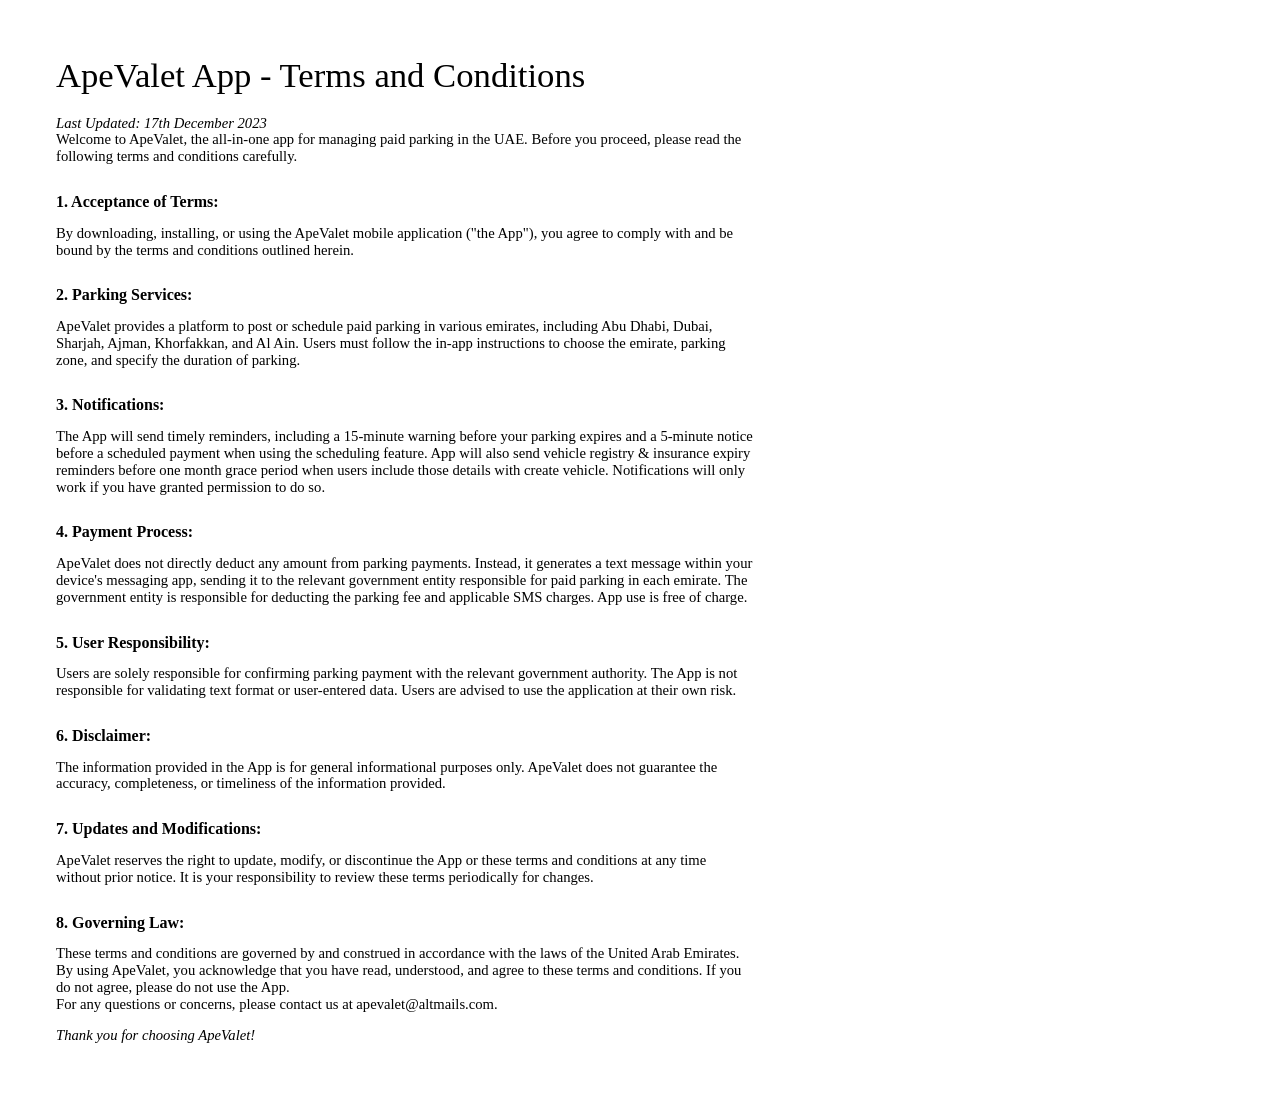
<file: avTermsConditions_EN.html>
<html><head><meta content="text/html; charset=UTF-8" http-equiv="content-type"><style type="text/css">@import url(https://themes.googleusercontent.com/fonts/css?kit=x36Tj9cpS-M9VfgRj0yA_t7ulhCpGWLHkj5aPs23rpc);ol{margin:0;padding:0}table td,table th{padding:0}.c0{color:#000000;font-weight:400;text-decoration:none;vertical-align:baseline;font-size:26pt;font-family:"Maven Pro";font-style:normal}.c1{color:#000000;font-weight:600;text-decoration:none;vertical-align:baseline;font-size:12pt;font-family:"Maven Pro";font-style:normal}.c9{color:#000000;font-weight:400;text-decoration:none;vertical-align:baseline;font-size:11pt;font-family:"Maven Pro";font-style:italic}.c3{color:#000000;font-weight:400;text-decoration:none;vertical-align:baseline;font-size:10pt;font-family:"Maven Pro";font-style:normal}.c5{color:#000000;font-weight:400;text-decoration:none;vertical-align:baseline;font-size:11pt;font-family:"Maven Pro";font-style:normal}.c8{padding-top:0pt;padding-bottom:3pt;line-height:1.15;orphans:2;widows:2;text-align:left}.c2{padding-top:0pt;padding-bottom:0pt;line-height:1.15;orphans:2;widows:2;text-align:left}.c7{background-color:#ffffff;max-width:523.3pt;padding:36pt 36pt 36pt 36pt}.c4{height:11pt}.c6{page-break-after:avoid}.title{padding-top:0pt;color:#000000;font-size:26pt;padding-bottom:3pt;font-family:"Maven Pro";line-height:1.15;page-break-after:avoid;orphans:2;widows:2;text-align:left}.subtitle{padding-top:0pt;color:#666666;font-size:15pt;padding-bottom:16pt;font-family:"Arial";line-height:1.15;page-break-after:avoid;orphans:2;widows:2;text-align:left}li{color:#000000;font-size:11pt;font-family:"Maven Pro"}p{margin:0;color:#000000;font-size:11pt;font-family:"Maven Pro"}h1{padding-top:20pt;color:#000000;font-size:20pt;padding-bottom:6pt;font-family:"Maven Pro";line-height:1.15;page-break-after:avoid;orphans:2;widows:2;text-align:left}h2{padding-top:0pt;color:#000000;font-weight:600;font-size:12pt;padding-bottom:0pt;font-family:"Maven Pro";line-height:1.15;page-break-after:avoid;orphans:2;widows:2;text-align:left}h3{padding-top:16pt;color:#434343;font-size:14pt;padding-bottom:4pt;font-family:"Maven Pro";line-height:1.15;page-break-after:avoid;orphans:2;widows:2;text-align:left}h4{padding-top:14pt;color:#666666;font-size:12pt;padding-bottom:4pt;font-family:"Maven Pro";line-height:1.15;page-break-after:avoid;orphans:2;widows:2;text-align:left}h5{padding-top:12pt;color:#666666;font-size:11pt;padding-bottom:4pt;font-family:"Maven Pro";line-height:1.15;page-break-after:avoid;orphans:2;widows:2;text-align:left}h6{padding-top:12pt;color:#666666;font-size:11pt;padding-bottom:4pt;font-family:"Maven Pro";line-height:1.15;page-break-after:avoid;font-style:italic;orphans:2;widows:2;text-align:left}</style></head><body class="c7 doc-content"><p class="c6 c8 title" id="h.w7rjkgnmumxp"><span>ApeValet App - Terms and Conditions</span></p><p class="c2 c4"><span class="c5"></span></p><p class="c2"><span class="c9">Last Updated: 17th December 2023</span></p><p class="c2"><span class="c5">Welcome to ApeValet, the all-in-one app for managing paid parking in the UAE. Before you proceed, please read the following terms and conditions carefully.</span></p><p class="c2 c4"><span class="c3"></span></p><h2 class="c2 c6" id="h.q6vsz9xx2b38"><span class="c1">1. Acceptance of Terms:</span></h2><p class="c2"><span class="c5">By downloading, installing, or using the ApeValet mobile application (&quot;the App&quot;), you agree to comply with and be bound by the terms and conditions outlined herein.</span></p><p class="c2 c4"><span class="c3"></span></p><h2 class="c2 c6" id="h.dop0finvdrae"><span class="c1">2. Parking Services:</span></h2><p class="c2"><span class="c5">ApeValet provides a platform to post or schedule paid parking in various emirates, including Abu Dhabi, Dubai, Sharjah, Ajman, Khorfakkan, and Al Ain. Users must follow the in-app instructions to choose the emirate, parking zone, and specify the duration of parking.</span></p><p class="c2 c4"><span class="c3"></span></p><h2 class="c2 c6" id="h.3idmwewu45an"><span class="c1">3. Notifications:</span></h2><p class="c2"><span class="c5">The App will send timely reminders, including a 15-minute warning before your parking expires and a 5-minute notice before a scheduled payment when using the scheduling feature. App will also send vehicle registry &amp; insurance expiry reminders before one month grace period when users include those details with create vehicle. Notifications will only work if you have granted permission to do so.</span></p><p class="c2 c4"><span class="c3"></span></p><h2 class="c2 c6" id="h.ul6x0l55eqsa"><span class="c1">4. Payment Process:</span></h2><p class="c2"><span class="c5">ApeValet does not directly deduct any amount from parking payments. Instead, it generates a text message within your device&#39;s messaging app, sending it to the relevant government entity responsible for paid parking in each emirate. The government entity is responsible for deducting the parking fee and applicable SMS charges. App use is free of charge.</span></p><p class="c2 c4"><span class="c3"></span></p><h2 class="c2 c6" id="h.5wdpywp3um8z"><span class="c1">5. User Responsibility:</span></h2><p class="c2"><span class="c5">Users are solely responsible for confirming parking payment with the relevant government authority. The App is not responsible for validating text format or user-entered data. Users are advised to use the application at their own risk.</span></p><p class="c2 c4"><span class="c3"></span></p><h2 class="c2 c6" id="h.2vdrbiqq7d5h"><span class="c1">6. Disclaimer:</span></h2><p class="c2"><span class="c5">The information provided in the App is for general informational purposes only. ApeValet does not guarantee the accuracy, completeness, or timeliness of the information provided.</span></p><p class="c2 c4"><span class="c3"></span></p><h2 class="c2 c6" id="h.qyu8k6fgbrxi"><span class="c1">7. Updates and Modifications:</span></h2><p class="c2"><span class="c5">ApeValet reserves the right to update, modify, or discontinue the App or these terms and conditions at any time without prior notice. It is your responsibility to review these terms periodically for changes.</span></p><p class="c2 c4"><span class="c3"></span></p><h2 class="c2 c6" id="h.3uwwozaeaez"><span class="c1">8. Governing Law:</span></h2><p class="c2"><span class="c5">These terms and conditions are governed by and construed in accordance with the laws of the United Arab Emirates.</span></p><p class="c2"><span class="c5">By using ApeValet, you acknowledge that you have read, understood, and agree to these terms and conditions. If you do not agree, please do not use the App.</span></p><p class="c2"><span class="c5">For any questions or concerns, please contact us at apevalet@altmails.com.</span></p><p class="c2 c4"><span class="c3"></span></p><p class="c2"><span class="c9">Thank you for choosing ApeValet!</span></p></body></html>
</file>
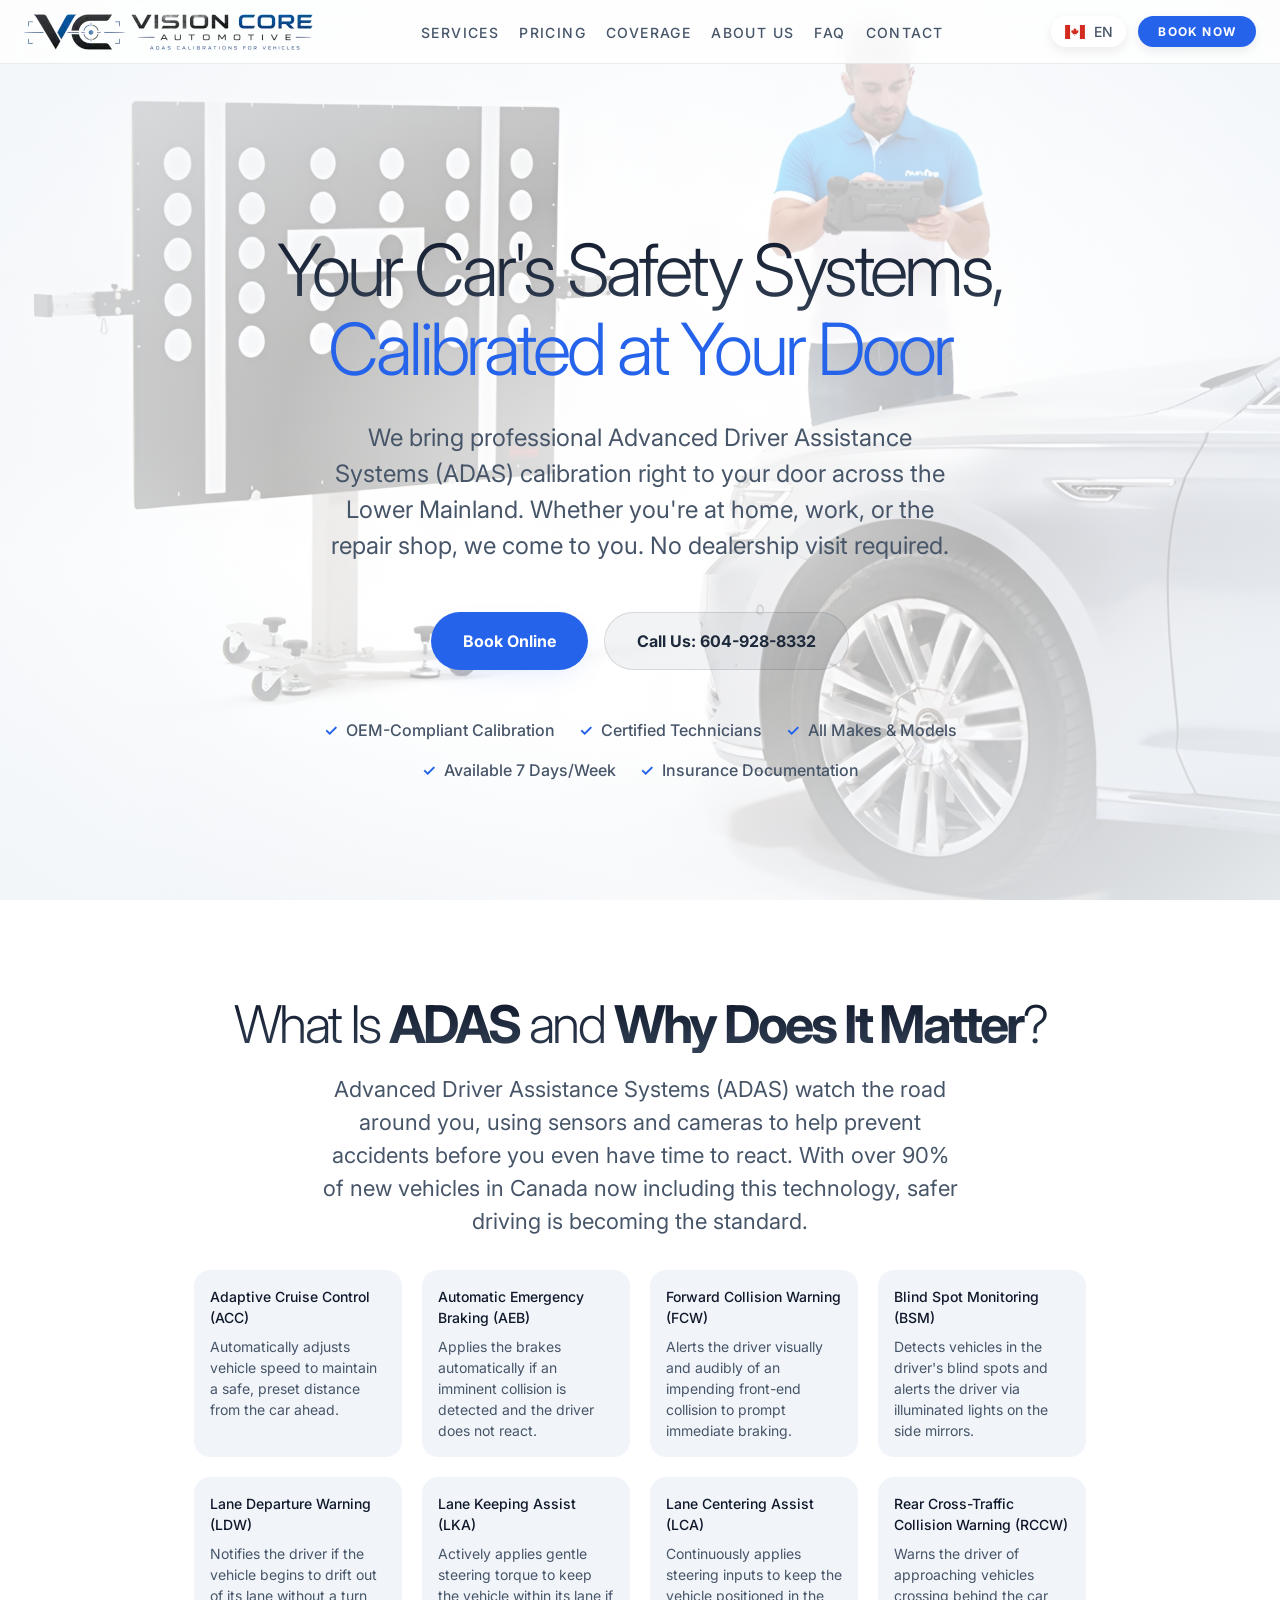
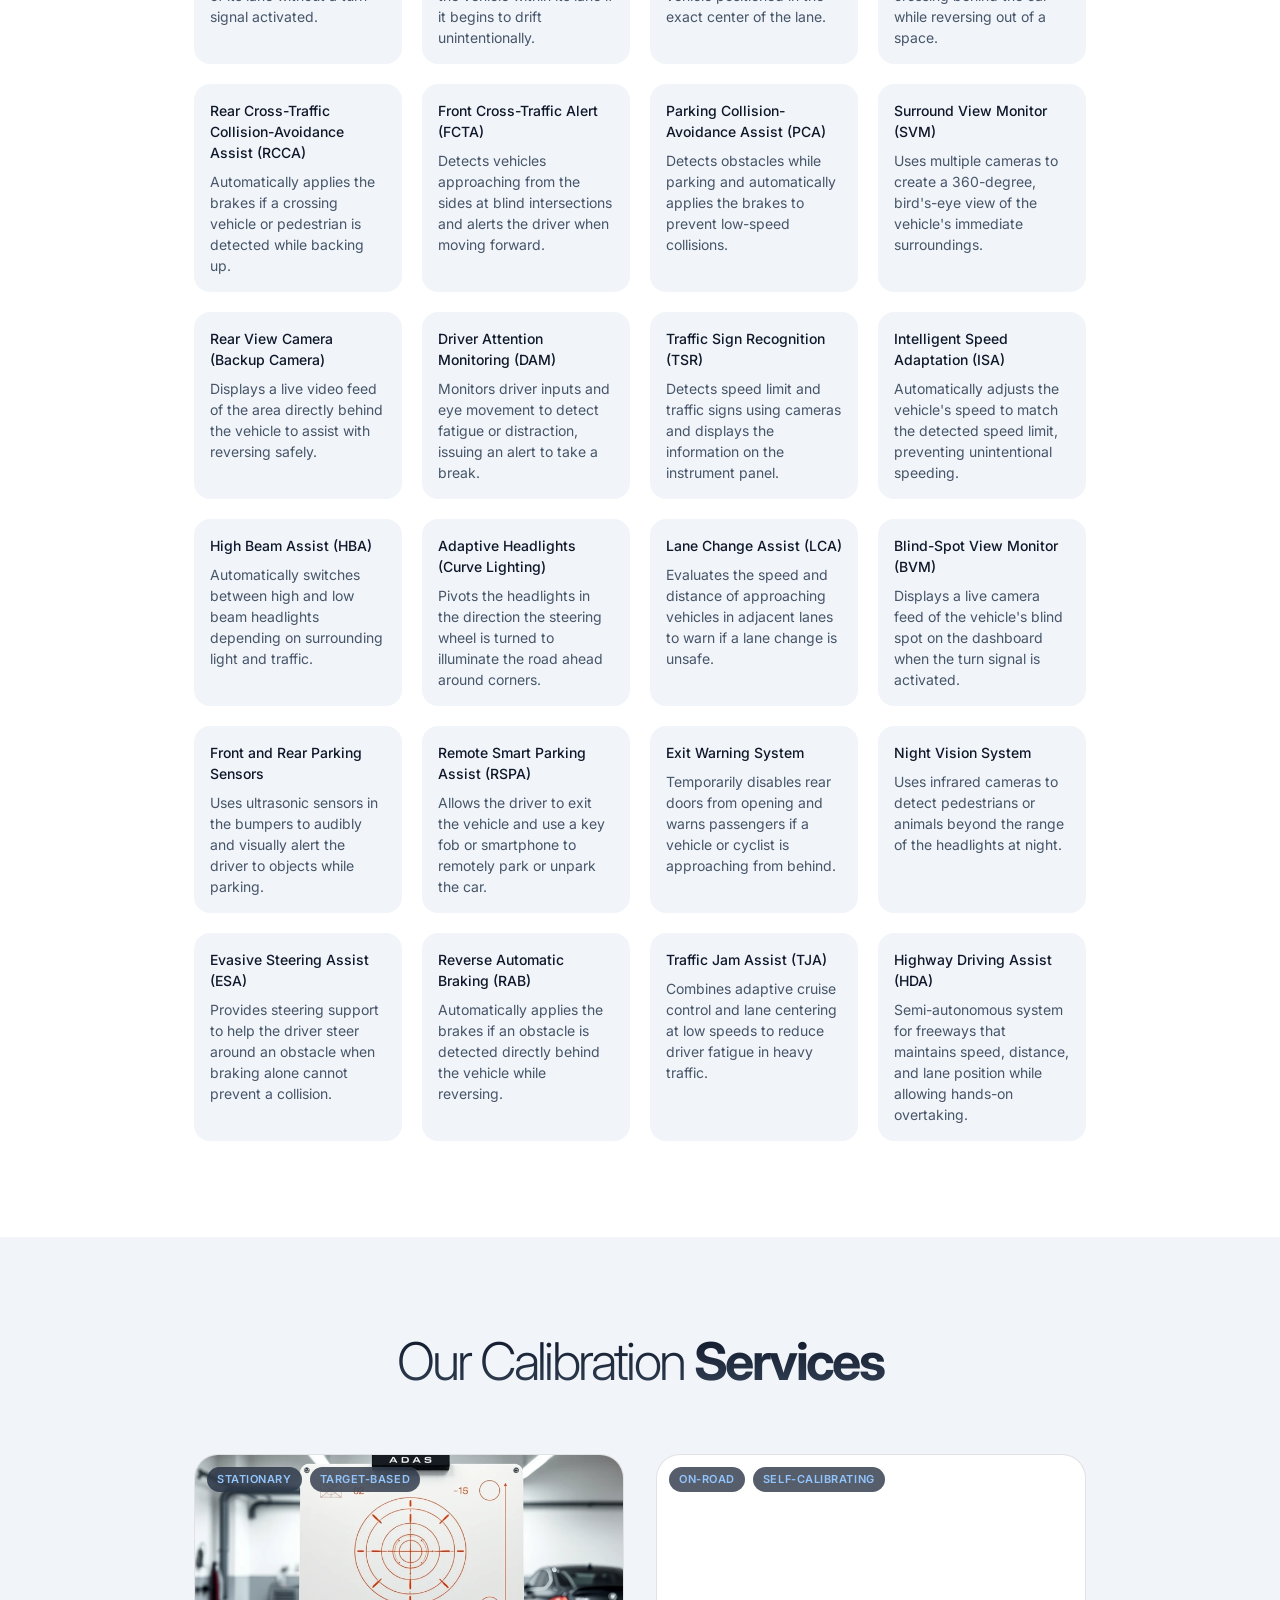
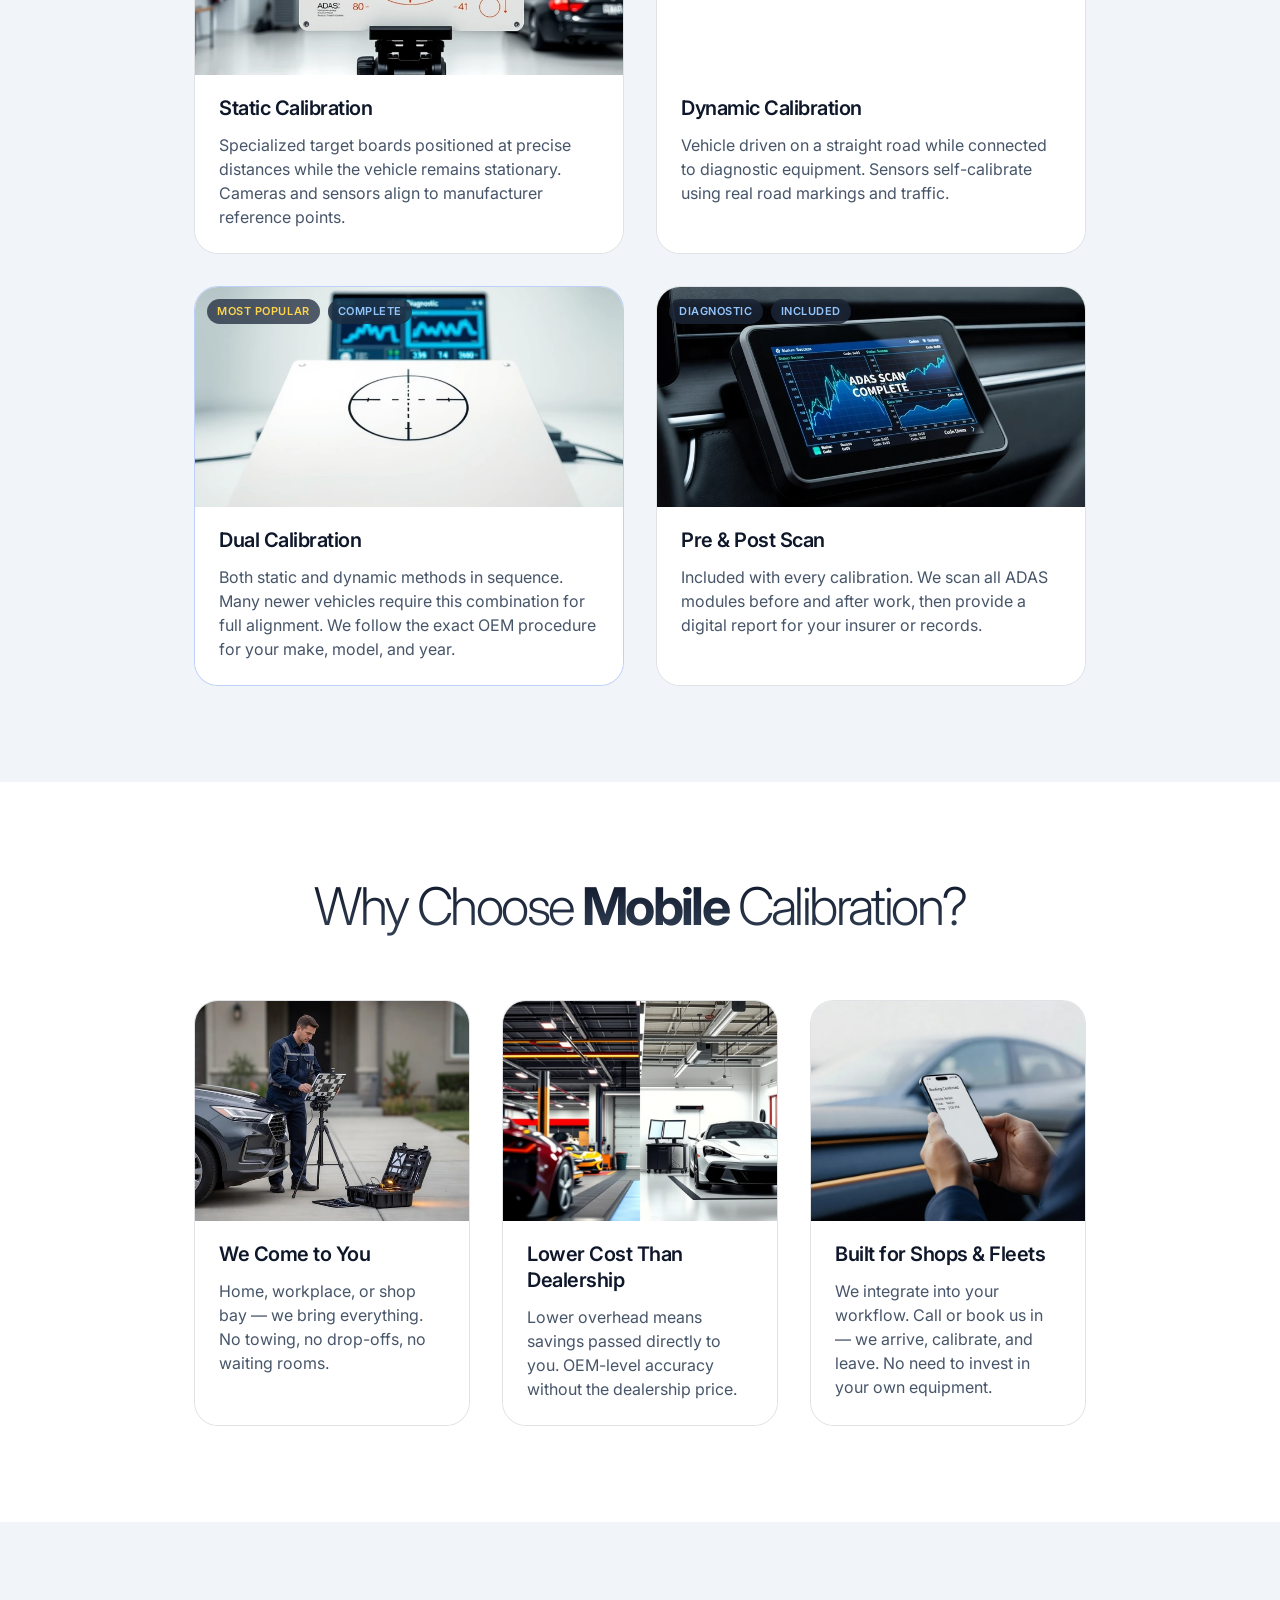
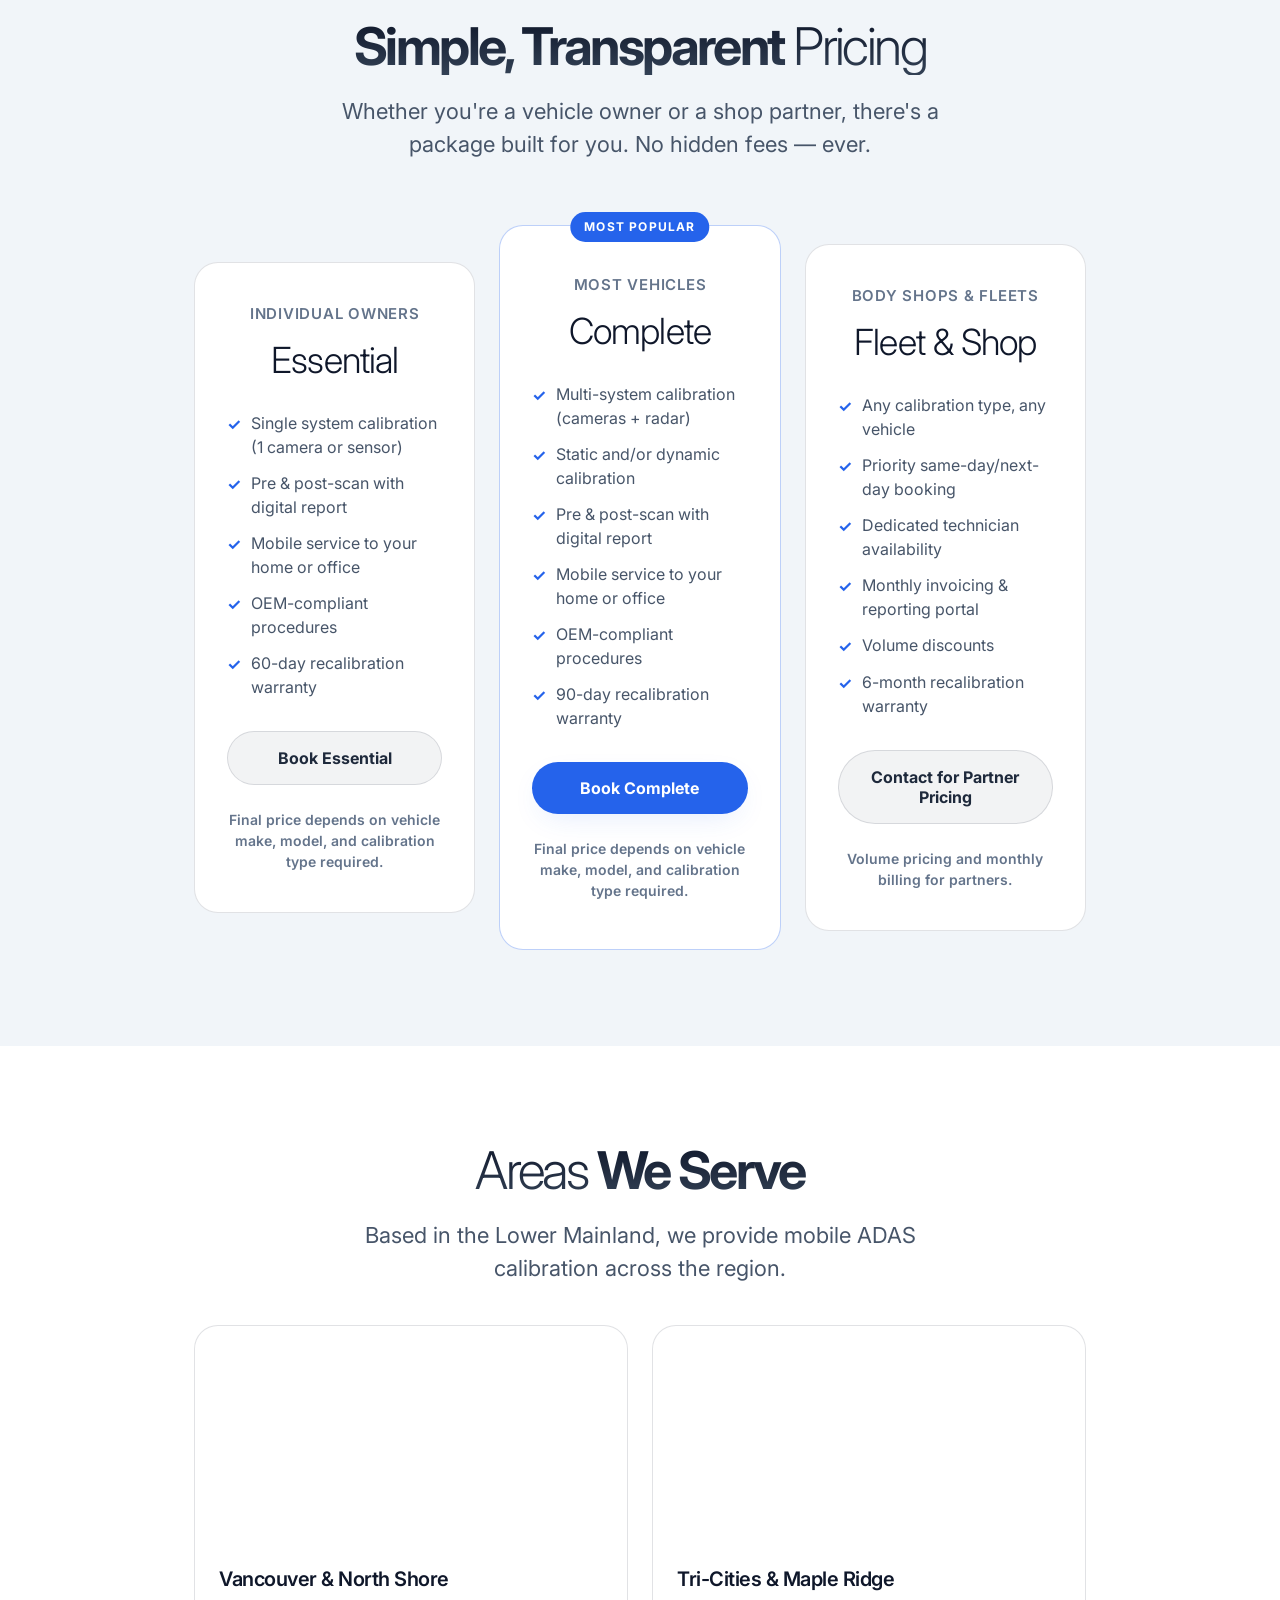
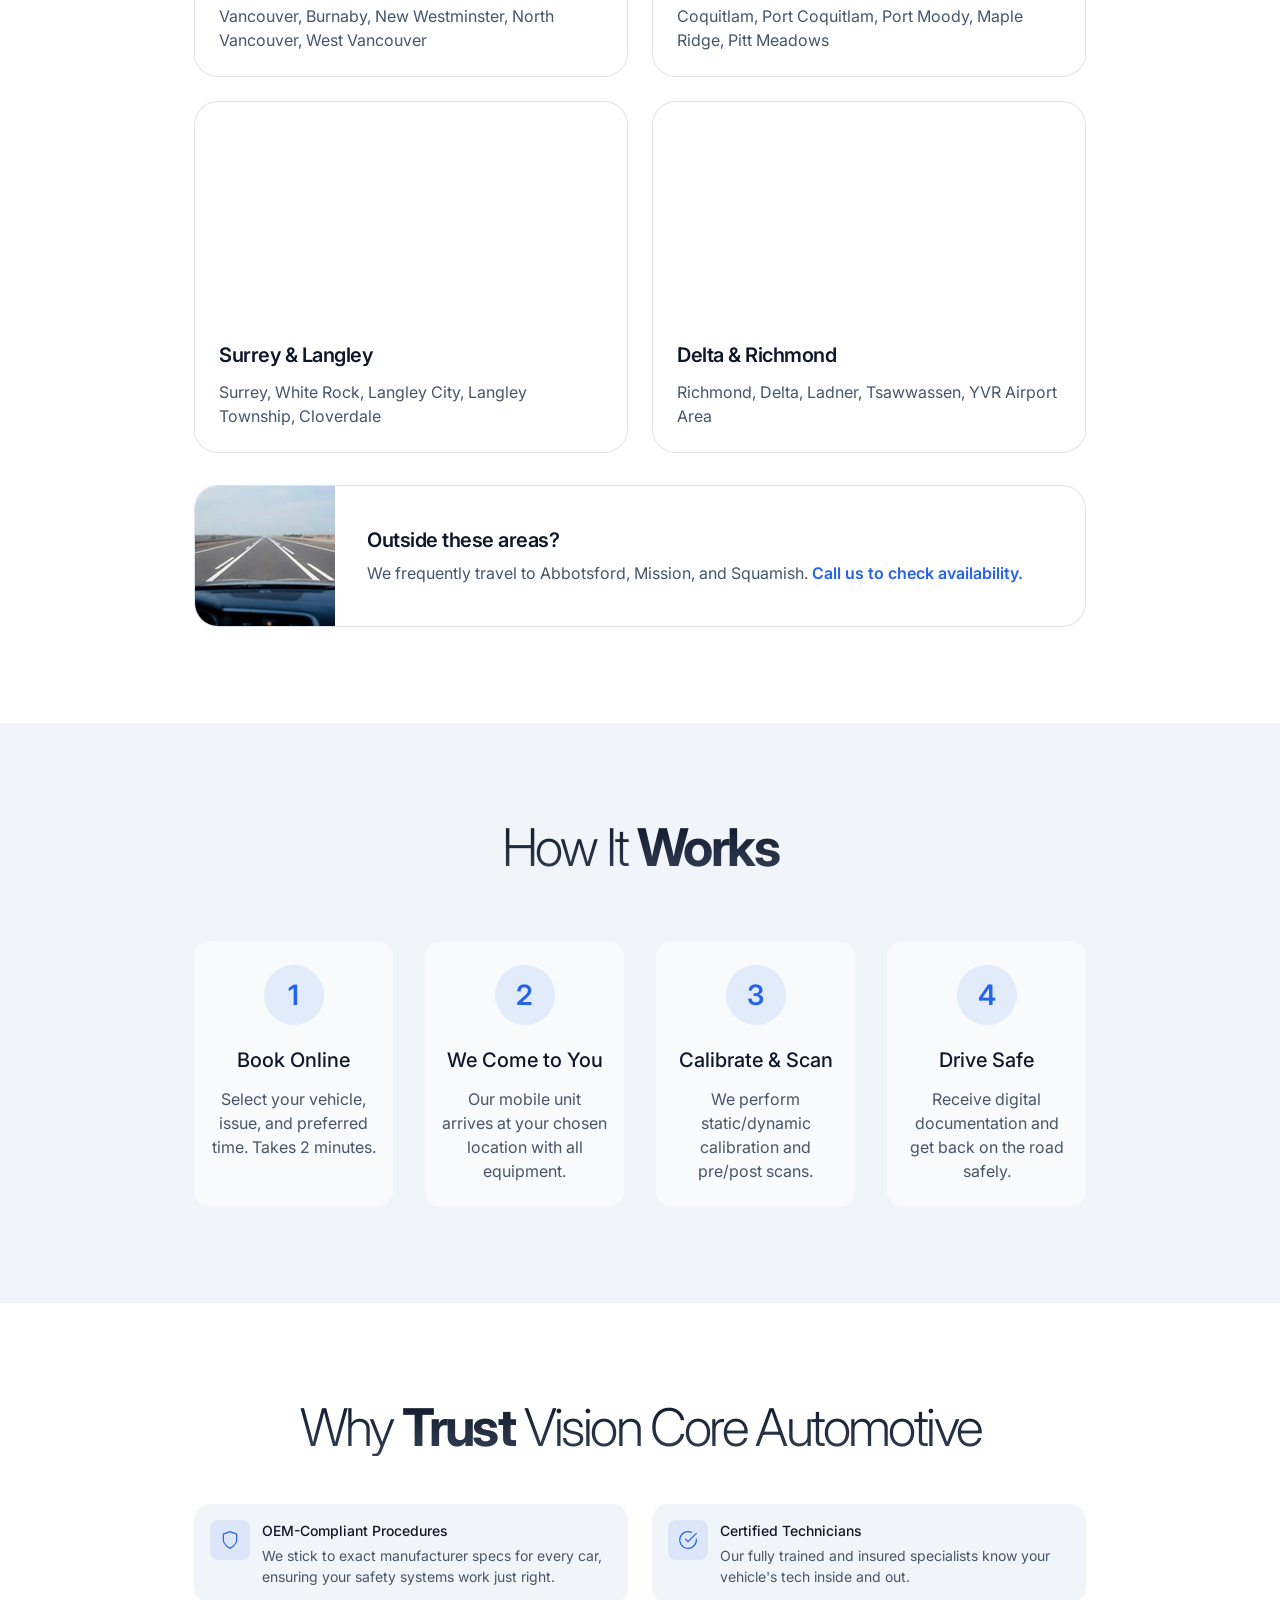
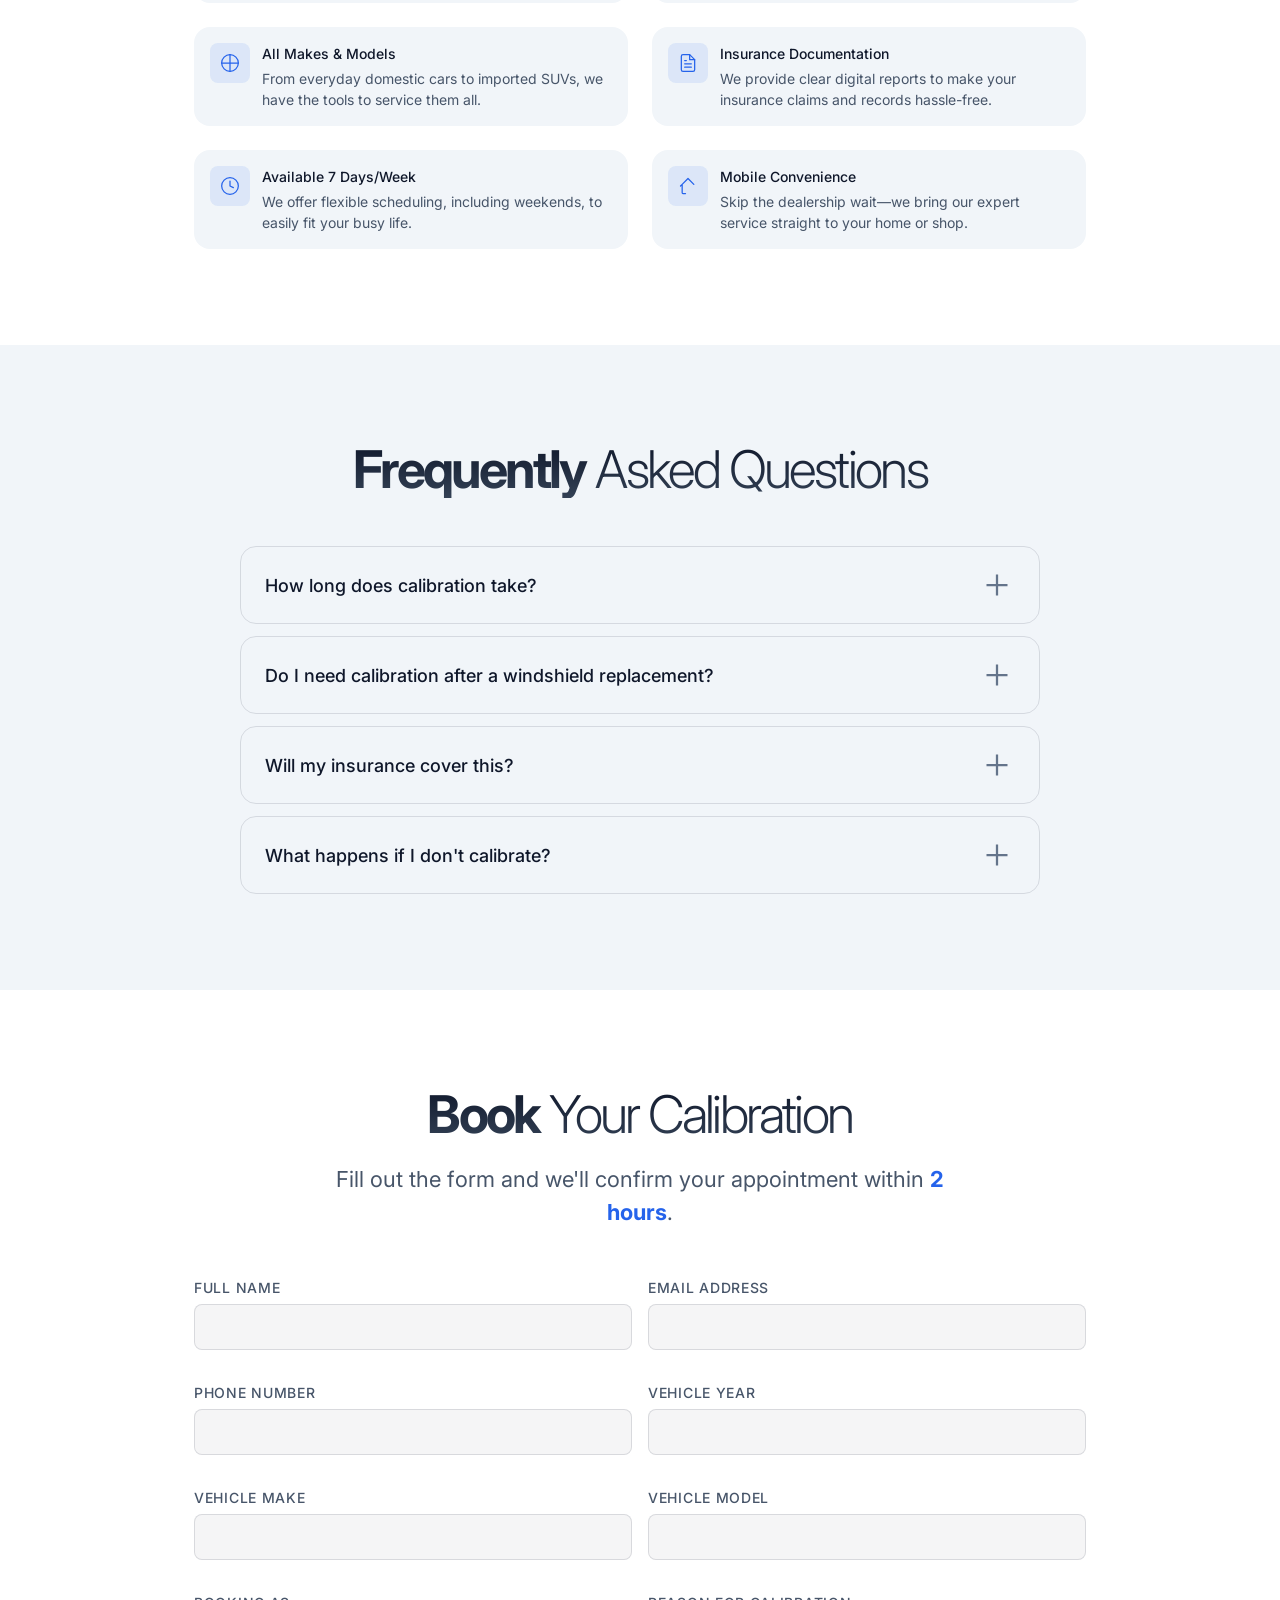
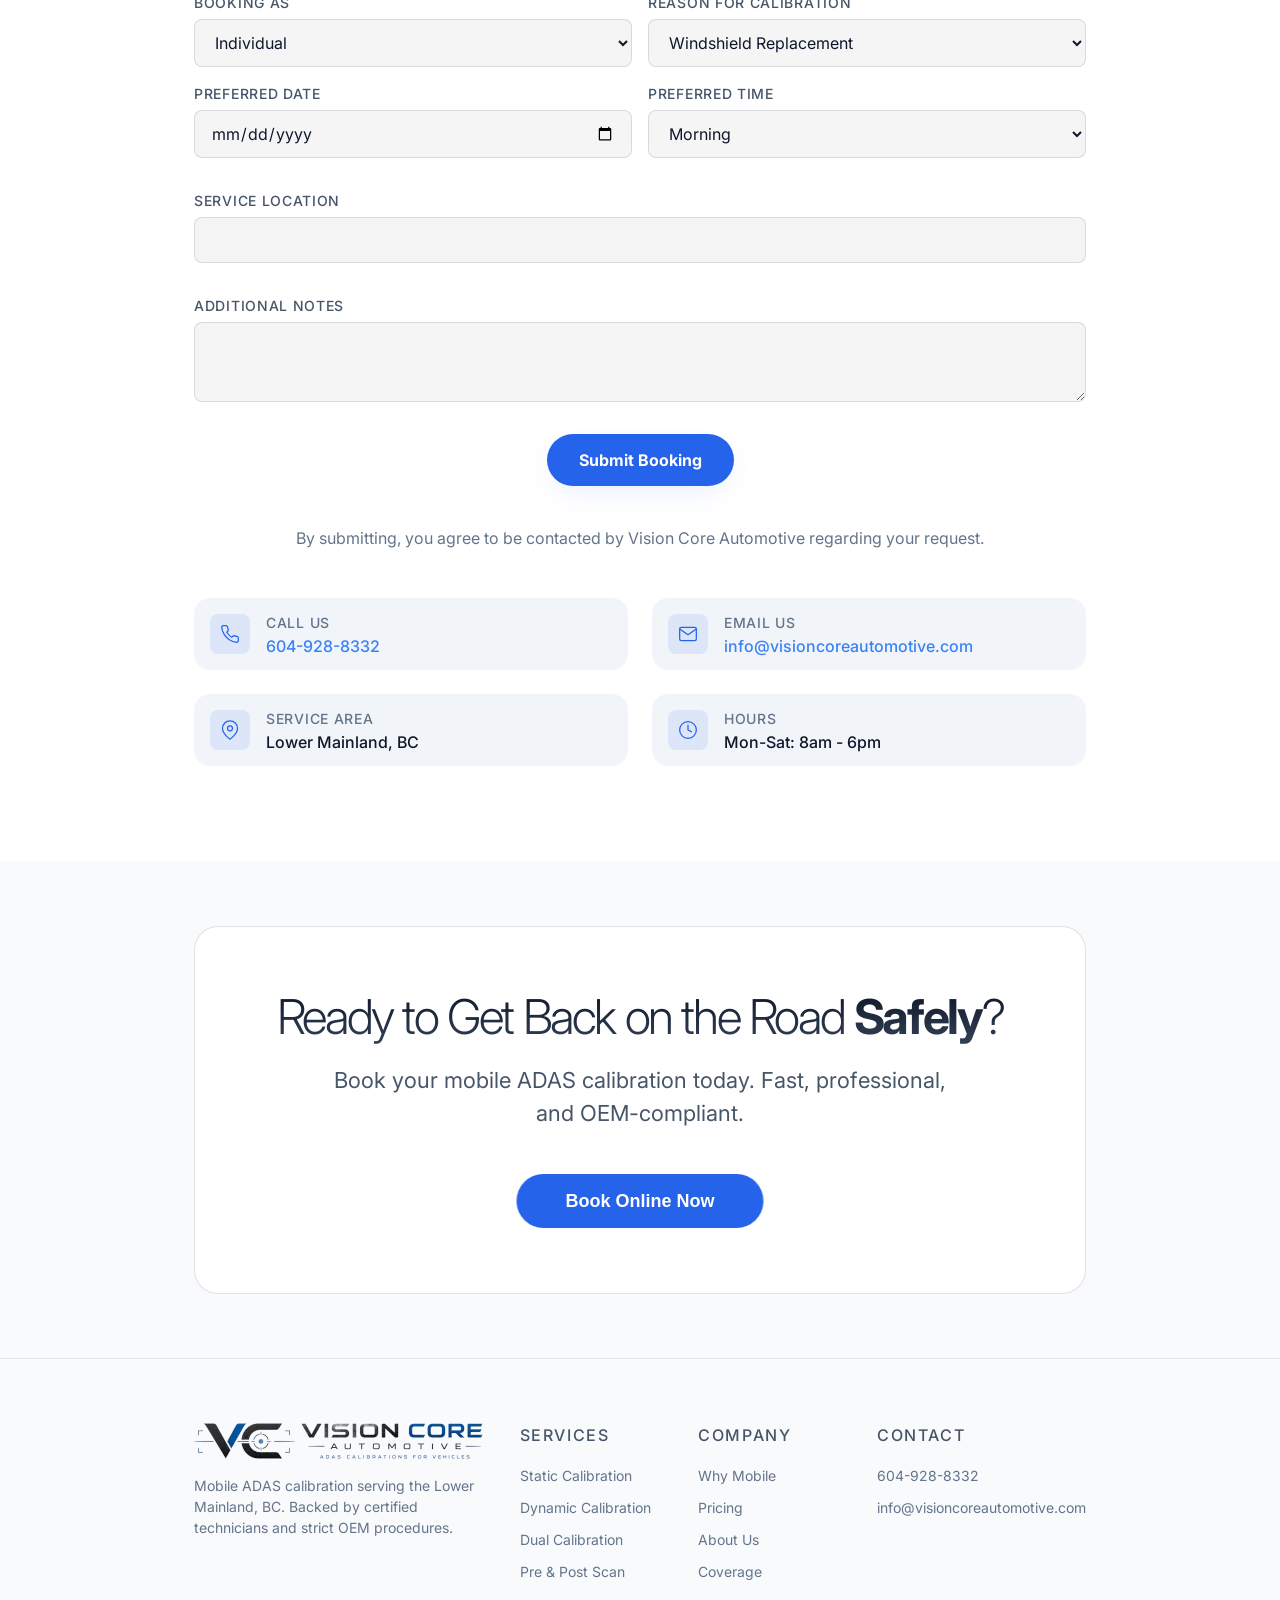
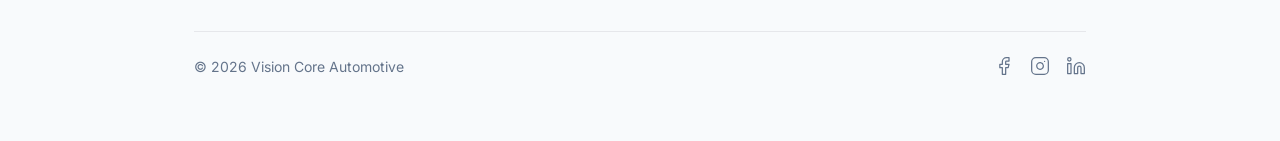
<file: indexx.html>
<!doctype html>
<html lang="en">
  <head>
    <!-- <link
      rel="preload"
      href="assets/fonts/InterVariable.woff2"
      as="font"
      type="font/woff2"
      crossorigin
    />
    <link
      rel="preload"
      href="assets/img/1200w/hero-bg-1200w.webp"
      as="image"
      fetchpriority="high"
    /> -->
    <meta charset="UTF-8" />
    <meta name="viewport" content="width=device-width, initial-scale=1.0" />
    <meta
      name="description"
      content="Vision Core Automotive provides professional mobile ADAS calibration services across the Lower Mainland, British Columbia (BC), Canada. We come to your home, work, or repair shop. Book your calibration today."
    />
    <meta name="apple-mobile-web-app-title" content="ADAS" />
    <title>
      Vision Core Automotive — Professional Mobile ADAS Calibration Service ·
      Lower Mainland, British Columbia (BC), Canada.
    </title>
    <link
      rel="icon"
      type="image/png"
      href="assets/img/favicon/favicon-96x96.png"
      sizes="96x96"
    />
    <link
      rel="icon"
      type="image/svg+xml"
      href="assets/img/favicon/favicon.svg"
    />
    <link rel="shortcut icon" href="assets/img/favicon/favicon.ico" />
    <link
      rel="apple-touch-icon"
      sizes="180x180"
      href="assets/img/favicon/apple-touch-icon.png"
    />
    <link rel="manifest" href="assets/img/favicon/site.webmanifest" />
    <link rel="preconnect" href="https://fonts.googleapis.com" />
    <link rel="preconnect" href="https://fonts.gstatic.com" crossorigin />
    <link
      href="https://fonts.googleapis.com/css2?family=Inter:wght@300;400;500;600;700;800&display=swap"
      rel="stylesheet"
    />
    <link rel="stylesheet" href="assets/css/style.css" />
  </head>
  <body>
    <!-- NAVBAR -->
    <nav class="navbar">
      <div class="navbar-inner">
        <a href="#" class="navbar-logo">
          <div class="navbar-logo">
            <picture>
              <source
                srcset="
                  assets/img/400w/vca-logo-400w.webp    400w,
                  assets/img/768w/vca-logo-768w.webp    768w,
                  assets/img/1024w/vca-logo-1024w.webp 1024w
                "
                type="image/webp"
              />
              <img
                src="assets/img/400w/vca-logo-400w.png"
                srcset="
                  assets/img/400w/vca-logo-400w.png    400w,
                  assets/img/768w/vca-logo-768w.png    768w,
                  assets/img/1024w/vca-logo-1024w.png 1024w
                "
                sizes="(max-width: 375px) 400px, 768px"
                alt="Logo"
                width="289"
                height="36"
                fetchpriority="high"
              />
            </picture>
          </div>
        </a>
        <ul class="navbar-links">
          <li>
            <a href="#services" data-en="Services" data-fr="Services"
              >Services</a
            >
          </li>
          <li>
            <a href="#pricing" data-en="Pricing" data-fr="Tarifs">Pricing</a>
          </li>
          <li>
            <a href="#coverage" data-en="Coverage" data-fr="Couverture"
              >Coverage</a
            >
          </li>
          <li>
            <a href="#trust" data-en="About Us" data-fr="À propos">About Us</a>
          </li>
          <li><a href="#faq" data-en="FAQ" data-fr="FAQ">FAQ</a></li>
          <li>
            <a href="#contact" data-en="Contact" data-fr="Contact">Contact</a>
          </li>
        </ul>
        <div class="navbar-right">
          <!-- LANGUAGE DROPDOWN -->
          <div class="lang-dropdown">
            <button class="lang-btn" id="lang-toggle-btn">
              <span class="icon-wrap flag-icon">
                <svg
                  xmlns="http://www.w3.org/2000/svg"
                  id="flag-icons-ca"
                  viewBox="0 0 640 480"
                >
                  <path fill="#fff" d="M150.1 0h339.7v480H150z" />
                  <path
                    fill="#d52b1e"
                    d="M-19.7 0h169.8v480H-19.7zm509.5 0h169.8v480H489.9zM201 232l-13.3 4.4 61.4 54c4.7 13.7-1.6 17.8-5.6 25l66.6-8.4-1.6 67 13.9-.3-3.1-66.6 66.7 8c-4.1-8.7-7.8-13.3-4-27.2l61.3-51-10.7-4c-8.8-6.8 3.8-32.6 5.6-48.9 0 0-35.7 12.3-38 5.8l-9.2-17.5-32.6 35.8c-3.5.9-5-.5-5.9-3.5l15-74.8-23.8 13.4q-3.2 1.3-5.2-2.2l-23-46-23.6 47.8q-2.8 2.5-5 .7L264 130.8l13.7 74.1c-1.1 3-3.7 3.8-6.7 2.2l-31.2-35.3c-4 6.5-6.8 17.1-12.2 19.5s-23.5-4.5-35.6-7c4.2 14.8 17 39.6 9 47.7"
                  />
                </svg>
              </span>
              <span id="lang-current">EN</span>
            </button>
            <div class="lang-menu" id="lang-menu">
              <button data-lang="en" class="lang-btn active">
                <span class="icon-wrap flag-icon">
                  <svg
                    xmlns="http://www.w3.org/2000/svg"
                    id="flag-icons-ca"
                    viewBox="0 0 640 480"
                  >
                    <path fill="#fff" d="M150.1 0h339.7v480H150z" />
                    <path
                      fill="#d52b1e"
                      d="M-19.7 0h169.8v480H-19.7zm509.5 0h169.8v480H489.9zM201 232l-13.3 4.4 61.4 54c4.7 13.7-1.6 17.8-5.6 25l66.6-8.4-1.6 67 13.9-.3-3.1-66.6 66.7 8c-4.1-8.7-7.8-13.3-4-27.2l61.3-51-10.7-4c-8.8-6.8 3.8-32.6 5.6-48.9 0 0-35.7 12.3-38 5.8l-9.2-17.5-32.6 35.8c-3.5.9-5-.5-5.9-3.5l15-74.8-23.8 13.4q-3.2 1.3-5.2-2.2l-23-46-23.6 47.8q-2.8 2.5-5 .7L264 130.8l13.7 74.1c-1.1 3-3.7 3.8-6.7 2.2l-31.2-35.3c-4 6.5-6.8 17.1-12.2 19.5s-23.5-4.5-35.6-7c4.2 14.8 17 39.6 9 47.7"
                    />
                  </svg>
                </span>
                <span>English</span>
              </button>
              <button data-lang="fr" class="lang-btn">
                <span class="icon-wrap flag-icon">
                  <svg
                    xmlns="http://www.w3.org/2000/svg"
                    id="flag-icons-ca"
                    viewBox="0 0 640 480"
                  >
                    <path fill="#fff" d="M150.1 0h339.7v480H150z" />
                    <path
                      fill="#d52b1e"
                      d="M-19.7 0h169.8v480H-19.7zm509.5 0h169.8v480H489.9zM201 232l-13.3 4.4 61.4 54c4.7 13.7-1.6 17.8-5.6 25l66.6-8.4-1.6 67 13.9-.3-3.1-66.6 66.7 8c-4.1-8.7-7.8-13.3-4-27.2l61.3-51-10.7-4c-8.8-6.8 3.8-32.6 5.6-48.9 0 0-35.7 12.3-38 5.8l-9.2-17.5-32.6 35.8c-3.5.9-5-.5-5.9-3.5l15-74.8-23.8 13.4q-3.2 1.3-5.2-2.2l-23-46-23.6 47.8q-2.8 2.5-5 .7L264 130.8l13.7 74.1c-1.1 3-3.7 3.8-6.7 2.2l-31.2-35.3c-4 6.5-6.8 17.1-12.2 19.5s-23.5-4.5-35.6-7c4.2 14.8 17 39.6 9 47.7"
                    />
                  </svg>
                </span>
                <span>Français</span>
              </button>
            </div>
          </div>
          <button
            class="navbar-cta"
            data-book-now
            data-en="Book Now"
            data-fr="Réserver"
          >
            Book Now
          </button>
          <button
            class="navbar-mobile-toggle"
            id="mobile-nav-toggle"
            aria-label="Toggle navigation"
          >
            <svg
              id="menu-icon"
              viewBox="0 0 24 24"
              fill="none"
              stroke="currentColor"
              stroke-width="1.5"
              stroke-linecap="round"
              stroke-linejoin="round"
            >
              <line x1="4" y1="6" x2="20" y2="6" />
              <line x1="4" y1="12" x2="20" y2="12" />
              <line x1="4" y1="18" x2="20" y2="18" />
            </svg>
            <svg
              id="close-icon"
              style="display: none"
              viewBox="0 0 24 24"
              fill="none"
              stroke="currentColor"
              stroke-width="1.5"
              stroke-linecap="round"
              stroke-linejoin="round"
            >
              <line x1="6" y1="6" x2="18" y2="18" />
              <line x1="6" y1="18" x2="18" y2="6" />
            </svg>
          </button>
        </div>
      </div>
    </nav>

    <div class="mobile-nav" id="mobile-nav">
      <a
        href="#services"
        class="mobile-nav-link"
        data-en="Services"
        data-fr="Services"
        >Services</a
      >
      <a
        href="#pricing"
        class="mobile-nav-link"
        data-en="Pricing"
        data-fr="Tarifs"
        >Pricing</a
      >
      <a
        href="#coverage"
        class="mobile-nav-link"
        data-en="Coverage"
        data-fr="Couverture"
        >Coverage</a
      >
      <a
        href="#trust"
        class="mobile-nav-link"
        data-en="About Us"
        data-fr="À propos"
      >
        About Us</a
      >
      <a href="#faq" class="mobile-nav-link" data-en="FAQ" data-fr="FAQ">FAQ</a>
      <a
        href="#contact"
        class="mobile-nav-link"
        data-en="Contact"
        data-fr="Contact"
        >Contact</a
      >
    </div>

    <main>
      <!-- HERO -->
      <section class="hero" id="hero">
        <div class="aurora-container">
          <picture>
            <source
              type="image/webp"
              srcset="
                assets/img/800w/hero-bg-800w.webp    800w,
                assets/img/1200w/hero-bg-1200w.webp 1200w,
                assets/img/2000w/hero-bg-2000w.webp 2000w
              "
              sizes="100vw"
            />
            <img
              src="assets/img/1200w/hero-bg-1200w.jpg"
              alt=""
              class="hero-bg-img"
              fetchpriority="high"
            />
          </picture>
        </div>
        <div class="hero-overlay"></div>
        <div class="hero-content">
          <h1 class="hero-headline">
            <span
              class="gradient-text"
              data-en="Your Car's Safety Systems,"
              data-fr="Les systèmes de sécurité"
              >Your Car's Safety Systems,</span
            ><br />
            <span
              class="accent-word"
              data-en="Calibrated at Your Door"
              data-fr="Calibrés chez vous"
              >Calibrated at Your Door</span
            >
          </h1>
          <p
            class="hero-subtitle"
            data-en="We bring professional Advanced Driver Assistance Systems (ADAS) calibration right to your door across the Lower Mainland. Whether you're at home, work, or the repair shop, we come to you. No dealership visit required."
            data-fr="Nous apportons la calibration de vos systèmes d'aide à la conduite (ADAS) directement à vous, partout dans la vallée du Bas-Fraser. Que vous soyez à la maison, au travail ou à l'atelier, nous nous déplaçons. Sans besoin de passer par le concessionnaire."
          >
            We bring professional Advanced Driver Assistance Systems (ADAS)
            calibration right to your door across the Lower Mainland. Whether
            you're at home, work, or the repair shop, we come to you. No
            dealership visit required.
          </p>
          <div class="hero-buttons">
            <button
              class="btn-primary"
              data-book-now
              data-en="Book Online"
              data-fr="Réserver en ligne"
            >
              Book Online
            </button>
            <a
              href="tel:+16049288332"
              class="btn-secondary"
              data-en="Call Us: 604-928-8332"
              data-fr="Appelez-nous : 604-928-8332"
              >Call Us: 604-928-8332</a
            >
          </div>
          <div class="trust-badges">
            <span class="trust-badge"
              ><span class="check">✓</span>
              <span
                data-en="OEM-Compliant Calibration"
                data-fr="Calibration conforme OEM"
                >OEM-Compliant Calibration</span
              ></span
            >
            <span class="trust-badge"
              ><span class="check">✓</span>
              <span
                data-en="Certified Technicians"
                data-fr="Techniciens certifiés"
                >Certified Technicians</span
              ></span
            >
            <span class="trust-badge"
              ><span class="check">✓</span>
              <span
                data-en="All Makes & Models"
                data-fr="Toutes marques & modèles"
                >All Makes & Models</span
              ></span
            >
            <span class="trust-badge"
              ><span class="check">✓</span>
              <span data-en="Available 7 Days/Week" data-fr="Disponible 7 j/sem"
                >Available 7 Days/Week</span
              ></span
            >
            <span class="trust-badge"
              ><span class="check">✓</span>
              <span
                data-en="Insurance Documentation"
                data-fr="Documentation assurance"
                >Insurance Documentation</span
              ></span
            >
          </div>
        </div>
      </section>

      <!-- SECTION 1: What Is ADAS? -->
      <section class="section section-container" id="what-is-adas">
        <div class="container">
          <h2
            class="section-title gradient-text reveal-on-scroll"
            data-delay="100"
            data-en="What Is <strong>ADAS</strong> and <strong>Why Does It Matter</strong>?"
            data-fr="Qu'est-ce que <strong>l'ADAS</strong> et <strong>pourquoi est-ce important</strong>?"
          >
            What Is <strong>ADAS</strong> and
            <strong>Why Does It Matter</strong>?
          </h2>
          <p
            class="section-subtitle reveal-on-scroll"
            data-delay="200"
            data-en="Advanced Driver Assistance Systems (ADAS) watch the road around you, using sensors and cameras to help prevent accidents before you even have time to react. With over 90% of new vehicles in Canada now including this technology, safer driving is becoming the standard."
            data-fr="Les systèmes d'aide à la conduite (ADAS) surveillent la route autour de vous en utilisant des capteurs et des caméras pour aider à prévenir les accidents avant même que vous n'ayez le temps de réagir. Avec plus de 90 % des véhicules neufs vendus au Canada qui intègrent désormais cette technologie, une conduite plus sécuritaire est en voie de devenir la norme."
          >
            Advanced Driver Assistance Systems (ADAS) watch the road around you,
            using sensors and cameras to help prevent accidents before you even
            have time to react. With over 90% of new vehicles in Canada now
            including this technology, safer driving is becoming the standard.
          </p>
          <div class="feature-list reveal-on-scroll" data-delay="300">
            <div class="feature-item">
              <div class="text">
                <strong
                  data-en="Adaptive Cruise Control (ACC)"
                  data-fr="Régulateur de vitesse adaptatif (RVA)"
                  >Adaptive Cruise Control (ACC)</strong
                >
                <span
                  data-en="Automatically adjusts vehicle speed to maintain a safe, preset distance from the car ahead."
                  data-fr="Ajuste automatiquement la vitesse du véhicule pour maintenir une distance sécuritaire et prédéterminée avec le véhicule précédent."
                  >Automatically adjusts vehicle speed to maintain a safe,
                  preset distance from the car ahead.</span
                >
              </div>
            </div>

            <div class="feature-item">
              <div class="text">
                <strong
                  data-en="Automatic Emergency Braking (AEB)"
                  data-fr="Freinage d'urgence automatique (FUA)"
                  >Automatic Emergency Braking (AEB)</strong
                >
                <span
                  data-en="Applies the brakes automatically if an imminent collision is detected and the driver does not react."
                  data-fr="Applique automatiquement les freins si une collision imminente est détectée et que le conducteur ne réagit pas."
                  >Applies the brakes automatically if an imminent collision is
                  detected and the driver does not react.</span
                >
              </div>
            </div>

            <div class="feature-item">
              <div class="text">
                <strong
                  data-en="Forward Collision Warning (FCW)"
                  data-fr="Avertissement de collision frontale (ACF)"
                  >Forward Collision Warning (FCW)</strong
                >
                <span
                  data-en="Alerts the driver visually and audibly of an impending front-end collision to prompt immediate braking."
                  data-fr="Avertit le conducteur visuellement et sonorement d'une collision frontale imminente pour inciter un freinage immédiat."
                  >Alerts the driver visually and audibly of an impending
                  front-end collision to prompt immediate braking.</span
                >
              </div>
            </div>

            <div class="feature-item">
              <div class="text">
                <strong
                  data-en="Blind Spot Monitoring (BSM)"
                  data-fr="Surveillance des angles morts (SAM)"
                  >Blind Spot Monitoring (BSM)</strong
                >
                <span
                  data-en="Detects vehicles in the driver's blind spots and alerts the driver via illuminated lights on the side mirrors."
                  data-fr="Détecte les véhicules dans les angles morts du conducteur et l'avertit par des voyants lumineux sur les rétroviseurs latéraux."
                  >Detects vehicles in the driver's blind spots and alerts the
                  driver via illuminated lights on the side mirrors.</span
                >
              </div>
            </div>

            <div class="feature-item">
              <div class="text">
                <strong
                  data-en="Lane Departure Warning (LDW)"
                  data-fr="Avertissement de sortie de voie (ASV)"
                  >Lane Departure Warning (LDW)</strong
                >
                <span
                  data-en="Notifies the driver if the vehicle begins to drift out of its lane without a turn signal activated."
                  data-fr="Avertit le conducteur si le véhicule commence à dériver de sa voie sans que le clignotant soit activé."
                  >Notifies the driver if the vehicle begins to drift out of its
                  lane without a turn signal activated.</span
                >
              </div>
            </div>

            <div class="feature-item">
              <div class="text">
                <strong
                  data-en="Lane Keeping Assist (LKA)"
                  data-fr="Aide au maintien de voie (AMV)"
                  >Lane Keeping Assist (LKA)</strong
                >
                <span
                  data-en="Actively applies gentle steering torque to keep the vehicle within its lane if it begins to drift unintentionally."
                  data-fr="Applique activement un léger couple de direction pour garder le véhicule dans sa voie s'il commence à dériver involontairement."
                  >Actively applies gentle steering torque to keep the vehicle
                  within its lane if it begins to drift unintentionally.</span
                >
              </div>
            </div>

            <div class="feature-item">
              <div class="text">
                <strong
                  data-en="Lane Centering Assist (LCA)"
                  data-fr="Maintien actif dans la voie (MAV)"
                  >Lane Centering Assist (LCA)</strong
                >
                <span
                  data-en="Continuously applies steering inputs to keep the vehicle positioned in the exact center of the lane."
                  data-fr="Applique continuellement des corrections de direction pour maintenir le véhicule exactement au centre de la voie."
                  >Continuously applies steering inputs to keep the vehicle
                  positioned in the exact center of the lane.</span
                >
              </div>
            </div>

            <div class="feature-item">
              <div class="text">
                <strong
                  data-en="Rear Cross-Traffic Collision Warning (RCCW)"
                  data-fr="Avertissement de circulation transversale arrière (ACTA)"
                  >Rear Cross-Traffic Collision Warning (RCCW)</strong
                >
                <span
                  data-en="Warns the driver of approaching vehicles crossing behind the car while reversing out of a space."
                  data-fr="Avertit le conducteur des véhicules s'approchant par l'arrière lors d'une marche arrière hors d'une stationnement."
                  >Warns the driver of approaching vehicles crossing behind the
                  car while reversing out of a space.</span
                >
              </div>
            </div>

            <div class="feature-item">
              <div class="text">
                <strong
                  data-en="Rear Cross-Traffic Collision-Avoidance Assist (RCCA)"
                  data-fr="Aide à l'évitement de circulation transversale arrière (AECTA)"
                  >Rear Cross-Traffic Collision-Avoidance Assist (RCCA)</strong
                >
                <span
                  data-en="Automatically applies the brakes if a crossing vehicle or pedestrian is detected while backing up."
                  data-fr="Freine automatiquement si un véhicule ou un piéton traversant est détecté pendant une marche arrière."
                  >Automatically applies the brakes if a crossing vehicle or
                  pedestrian is detected while backing up.</span
                >
              </div>
            </div>

            <div class="feature-item">
              <div class="text">
                <strong
                  data-en="Front Cross-Traffic Alert (FCTA)"
                  data-fr="Alerte de circulation transversale avant (ACTA)"
                  >Front Cross-Traffic Alert (FCTA)</strong
                >
                <span
                  data-en="Detects vehicles approaching from the sides at blind intersections and alerts the driver when moving forward."
                  data-fr="Détecte les véhicules approchant des côtés aux intersections aveugles et avertit le conducteur lors de l'avancement."
                  >Detects vehicles approaching from the sides at blind
                  intersections and alerts the driver when moving forward.</span
                >
              </div>
            </div>

            <div class="feature-item">
              <div class="text">
                <strong
                  data-en="Parking Collision-Avoidance Assist (PCA)"
                  data-fr="Aide à l'évitement de collision lors du stationnement (AECSP)"
                  >Parking Collision-Avoidance Assist (PCA)</strong
                >
                <span
                  data-en="Detects obstacles while parking and automatically applies the brakes to prevent low-speed collisions."
                  data-fr="Détecte les obstacles lors du stationnement et freine automatiquement pour éviter les collisions à basse vitesse."
                  >Detects obstacles while parking and automatically applies the
                  brakes to prevent low-speed collisions.</span
                >
              </div>
            </div>

            <div class="feature-item">
              <div class="text">
                <strong
                  data-en="Surround View Monitor (SVM)"
                  data-fr="Moniteur de vision panoramique (MVP)"
                  >Surround View Monitor (SVM)</strong
                >
                <span
                  data-en="Uses multiple cameras to create a 360-degree, bird's-eye view of the vehicle's immediate surroundings."
                  data-fr="Utilise plusieurs caméras pour créer une vue à 360 degrés de dessus des environs immédiats du véhicule."
                  >Uses multiple cameras to create a 360-degree, bird's-eye view
                  of the vehicle's immediate surroundings.</span
                >
              </div>
            </div>

            <div class="feature-item">
              <div class="text">
                <strong
                  data-en="Rear View Camera (Backup Camera)"
                  data-fr="Caméra de recul"
                  >Rear View Camera (Backup Camera)</strong
                >
                <span
                  data-en="Displays a live video feed of the area directly behind the vehicle to assist with reversing safely."
                  data-fr="Affiche un flux vidéo en direct de la zone directement derrière le véhicule pour faciliter une marche arrière sécuritaire."
                  >Displays a live video feed of the area directly behind the
                  vehicle to assist with reversing safely.</span
                >
              </div>
            </div>

            <div class="feature-item">
              <div class="text">
                <strong
                  data-en="Driver Attention Monitoring (DAM)"
                  data-fr="Surveillance de l'attention du conducteur (SAC)"
                  >Driver Attention Monitoring (DAM)</strong
                >
                <span
                  data-en="Monitors driver inputs and eye movement to detect fatigue or distraction, issuing an alert to take a break."
                  data-fr="Surveille les entrées du conducteur et ses mouvements oculaires pour détecter la fatigue ou la distraction, et lance une alerte pour faire une pause."
                  >Monitors driver inputs and eye movement to detect fatigue or
                  distraction, issuing an alert to take a break.</span
                >
              </div>
            </div>

            <div class="feature-item">
              <div class="text">
                <strong
                  data-en="Traffic Sign Recognition (TSR)"
                  data-fr="Reconnaissance des panneaux routiers (RPR)"
                  >Traffic Sign Recognition (TSR)</strong
                >
                <span
                  data-en="Detects speed limit and traffic signs using cameras and displays the information on the instrument panel."
                  data-fr="Détecte les limites de vitesse et les panneaux de signalisation à l'aide de caméras et affiche l'information sur le tableau de bord."
                  >Detects speed limit and traffic signs using cameras and
                  displays the information on the instrument panel.</span
                >
              </div>
            </div>

            <div class="feature-item">
              <div class="text">
                <strong
                  data-en="Intelligent Speed Adaptation (ISA)"
                  data-fr="Adaptation intelligente de la vitesse (AIV)"
                  >Intelligent Speed Adaptation (ISA)</strong
                >
                <span
                  data-en="Automatically adjusts the vehicle's speed to match the detected speed limit, preventing unintentional speeding."
                  data-fr="Ajuste automatiquement la vitesse du véhicule pour correspondre à la limite de vitesse détectée, évitant ainsi les excès de vitesse involontaires."
                  >Automatically adjusts the vehicle's speed to match the
                  detected speed limit, preventing unintentional speeding.</span
                >
              </div>
            </div>

            <div class="feature-item">
              <div class="text">
                <strong
                  data-en="High Beam Assist (HBA)"
                  data-fr="Aide aux feux de route (AFC)"
                  >High Beam Assist (HBA)</strong
                >
                <span
                  data-en="Automatically switches between high and low beam headlights depending on surrounding light and traffic."
                  data-fr="Bascule automatiquement entre les feux de route et les feux de croisement selon l'éclairage ambiant et la circulation."
                  >Automatically switches between high and low beam headlights
                  depending on surrounding light and traffic.</span
                >
              </div>
            </div>

            <div class="feature-item">
              <div class="text">
                <strong
                  data-en="Adaptive Headlights (Curve Lighting)"
                  data-fr="Phares adaptatifs (Éclairage en virage)"
                  >Adaptive Headlights (Curve Lighting)</strong
                >
                <span
                  data-en="Pivots the headlights in the direction the steering wheel is turned to illuminate the road ahead around corners."
                  data-fr="Oriente les phares dans la direction du volant pour éclairer la route à l'avant dans les virages."
                  >Pivots the headlights in the direction the steering wheel is
                  turned to illuminate the road ahead around corners.</span
                >
              </div>
            </div>

            <div class="feature-item">
              <div class="text">
                <strong
                  data-en="Lane Change Assist (LCA)"
                  data-fr="Aide au changement de voie (ACV)"
                  >Lane Change Assist (LCA)</strong
                >
                <span
                  data-en="Evaluates the speed and distance of approaching vehicles in adjacent lanes to warn if a lane change is unsafe."
                  data-fr="Évalue la vitesse et la distance des véhicules approchant dans les voies adjacentes pour avertir si un changement de voie est risqué."
                  >Evaluates the speed and distance of approaching vehicles in
                  adjacent lanes to warn if a lane change is unsafe.</span
                >
              </div>
            </div>

            <div class="feature-item">
              <div class="text">
                <strong
                  data-en="Blind-Spot View Monitor (BVM)"
                  data-fr="Moniteur d'angle mort (MAM)"
                  >Blind-Spot View Monitor (BVM)</strong
                >
                <span
                  data-en="Displays a live camera feed of the vehicle's blind spot on the dashboard when the turn signal is activated."
                  data-fr="Affiche un flux vidéo en direct de l'angle mort du véhicule sur le tableau de bord lorsque le clignotant est activé."
                  >Displays a live camera feed of the vehicle's blind spot on
                  the dashboard when the turn signal is activated.</span
                >
              </div>
            </div>

            <div class="feature-item">
              <div class="text">
                <strong
                  data-en="Front and Rear Parking Sensors"
                  data-fr="Capteurs de stationnement avant et arrière"
                  >Front and Rear Parking Sensors</strong
                >
                <span
                  data-en="Uses ultrasonic sensors in the bumpers to audibly and visually alert the driver to objects while parking."
                  data-fr="Utilise des capteurs ultrasoniques dans les pare-chocs pour avertir le conducteur de la présence d'objets lors du stationnement."
                  >Uses ultrasonic sensors in the bumpers to audibly and
                  visually alert the driver to objects while parking.</span
                >
              </div>
            </div>

            <div class="feature-item">
              <div class="text">
                <strong
                  data-en="Remote Smart Parking Assist (RSPA)"
                  data-fr="Aide au stationnement intelligent à distance (ASID)"
                  >Remote Smart Parking Assist (RSPA)</strong
                >
                <span
                  data-en="Allows the driver to exit the vehicle and use a key fob or smartphone to remotely park or unpark the car."
                  data-fr="Permet au conducteur de sortir du véhicule et d'utiliser la clé ou un smartphone pour garer ou dégager la voiture à distance."
                  >Allows the driver to exit the vehicle and use a key fob or
                  smartphone to remotely park or unpark the car.</span
                >
              </div>
            </div>

            <div class="feature-item">
              <div class="text">
                <strong
                  data-en="Exit Warning System"
                  data-fr="Système d'avertissement à l'ouverture des portes"
                  >Exit Warning System</strong
                >
                <span
                  data-en="Temporarily disables rear doors from opening and warns passengers if a vehicle or cyclist is approaching from behind."
                  data-fr="Désactive temporairement l'ouverture des portes arrière et avertit les passagers si un véhicule ou un cycliste approche par l'arrière."
                  >Temporarily disables rear doors from opening and warns
                  passengers if a vehicle or cyclist is approaching from
                  behind.</span
                >
              </div>
            </div>

            <div class="feature-item">
              <div class="text">
                <strong
                  data-en="Night Vision System"
                  data-fr="Système de vision nocturne"
                  >Night Vision System</strong
                >
                <span
                  data-en="Uses infrared cameras to detect pedestrians or animals beyond the range of the headlights at night."
                  data-fr="Utilise des caméras infrarouges pour détecter les piétons ou les animaux au-delà de la portée des phares la nuit."
                  >Uses infrared cameras to detect pedestrians or animals beyond
                  the range of the headlights at night.</span
                >
              </div>
            </div>

            <div class="feature-item">
              <div class="text">
                <strong
                  data-en="Evasive Steering Assist (ESA)"
                  data-fr="Aide à la direction évasive (ADE)"
                  >Evasive Steering Assist (ESA)</strong
                >
                <span
                  data-en="Provides steering support to help the driver steer around an obstacle when braking alone cannot prevent a collision."
                  data-fr="Fournit une assistance à la direction pour aider le conducteur à contourner un obstacle lorsque le freinage seul ne suffit pas."
                  >Provides steering support to help the driver steer around an
                  obstacle when braking alone cannot prevent a collision.</span
                >
              </div>
            </div>

            <div class="feature-item">
              <div class="text">
                <strong
                  data-en="Reverse Automatic Braking (RAB)"
                  data-fr="Freinage automatique en marche arrière (FAR)"
                  >Reverse Automatic Braking (RAB)</strong
                >
                <span
                  data-en="Automatically applies the brakes if an obstacle is detected directly behind the vehicle while reversing."
                  data-fr="Applique automatiquement les freins si un obstacle est détecté directement derrière le véhicule lors d'une marche arrière."
                  >Automatically applies the brakes if an obstacle is detected
                  directly behind the vehicle while reversing.</span
                >
              </div>
            </div>

            <div class="feature-item">
              <div class="text">
                <strong
                  data-en="Traffic Jam Assist (TJA)"
                  data-fr="Aide dans les embouteillages (AE)"
                  >Traffic Jam Assist (TJA)</strong
                >
                <span
                  data-en="Combines adaptive cruise control and lane centering at low speeds to reduce driver fatigue in heavy traffic."
                  data-fr="Combine le régulateur de vitesse adaptatif et le centrage de voie à basse vitesse pour réduire la fatigue dans les bouchons."
                  >Combines adaptive cruise control and lane centering at low
                  speeds to reduce driver fatigue in heavy traffic.</span
                >
              </div>
            </div>

            <div class="feature-item">
              <div class="text">
                <strong
                  data-en="Highway Driving Assist (HDA)"
                  data-fr="Aide à la conduite sur autoroute (ACA)"
                  >Highway Driving Assist (HDA)</strong
                >
                <span
                  data-en="Semi-autonomous system for freeways that maintains speed, distance, and lane position while allowing hands-on overtaking."
                  data-fr="Système semi-autonome pour les autoroutes qui maintient la vitesse, la distance et la position dans la voie tout en permettant les dépassements mains sur le volant."
                  >Semi-autonomous system for freeways that maintains speed,
                  distance, and lane position while allowing hands-on
                  overtaking.</span
                >
              </div>
            </div>
          </div>
        </div>
      </section>

      <!-- SECTION 4: Our Services -->
      <section class="section section-alt" id="services">
        <div class="container">
          <h2
            class="section-title gradient-text reveal-on-scroll"
            data-delay="100"
            data-en="Our Calibration <strong>Services</strong>"
            data-fr="Nos <strong>services</strong> de calibration"
          >
            Our Calibration <strong>Services</strong>
          </h2>
          <div class="grid-4 reveal-on-scroll" data-delay="200">
            <div class="glass-card">
              <div class="card-media">
                <picture>
                  <source
                    type="image/webp"
                    srcset="
                      assets/img/400w/2-1-400w.webp    400w,
                      assets/img/768w/2-1-768w.webp    768w,
                      assets/img/1024w/2-1-1024w.webp 1024w
                    "
                    sizes="(max-width: 767px) 100vw, (max-width: 1023px) 50vw, 33vw"
                  />
                  <img
                    src="assets/img/768w/2-1-768w.jpg"
                    srcset="
                      assets/img/400w/2-1-400w.jpg    400w,
                      assets/img/768w/2-1-768w.jpg    768w,
                      assets/img/1024w/2-1-1024w.jpg 1024w
                    "
                    sizes="(max-width: 767px) 100vw, (max-width: 1023px) 50vw, 33vw"
                    alt="Static Calibration"
                    loading="lazy"
                    decoding="async"
                  />
                </picture>
                <div class="card-tags">
                  <span
                    class="card-tag"
                    data-en="Stationary"
                    data-fr="Stationnaire"
                    >Stationary</span
                  >
                  <span class="card-tag" data-en="Target-Based" data-fr="Ciblé"
                    >Target-Based</span
                  >
                </div>
              </div>
              <div class="card-overlay">
                <h3
                  class="card-title"
                  data-en="Static Calibration"
                  data-fr="Calibration statique"
                >
                  Static Calibration
                </h3>
                <p
                  class="card-description"
                  data-en="Specialized target boards positioned at precise distances while the vehicle remains stationary. Cameras and sensors align to manufacturer reference points."
                  data-fr="Panneaux cibles spécialisés positionnés à des distances précises pendant que le véhicule reste immobile."
                >
                  Specialized target boards positioned at precise distances
                  while the vehicle remains stationary. Cameras and sensors
                  align to manufacturer reference points.
                </p>
              </div>
            </div>
            <div class="glass-card">
              <div class="card-media">
                <picture>
                  <source
                    type="image/webp"
                    srcset="
                      assets/img/400w/2-2-400w.webp    400w,
                      assets/img/768w/2-2-768w.webp    768w,
                      assets/img/1024w/2-2-1024w.webp 1024w
                    "
                    sizes="(max-width: 767px) 100vw, (max-width: 1023px) 50vw, 33vw"
                  />
                  <img
                    src="assets/img/768w/2-2-768w.jpg"
                    srcset="
                      assets/img/400w/2-2-400w.jpg    400w,
                      assets/img/768w/2-2-768w.jpg    768w,
                      assets/img/1024w/2-2-1024w.jpg 1024w
                    "
                    sizes="(max-width: 767px) 100vw, (max-width: 1023px) 50vw, 33vw"
                    alt="Dynamic Calibration"
                    loading="lazy"
                    decoding="async"
                  />
                </picture>
                <div class="card-tags">
                  <span class="card-tag" data-en="On-Road" data-fr="Sur route"
                    >On-Road</span
                  >
                  <span
                    class="card-tag"
                    data-en="Self-Calibrating"
                    data-fr="Auto-calibration"
                    >Self-Calibrating</span
                  >
                </div>
              </div>
              <div class="card-overlay">
                <h3
                  class="card-title"
                  data-en="Dynamic Calibration"
                  data-fr="Calibration dynamique"
                >
                  Dynamic Calibration
                </h3>
                <p
                  class="card-description"
                  data-en="Vehicle driven on a straight road while connected to diagnostic equipment. Sensors self-calibrate using real road markings and traffic."
                  data-fr="Le véhicule est conduit sur une route droite tout en étant connecté à un équipement de diagnostic."
                >
                  Vehicle driven on a straight road while connected to
                  diagnostic equipment. Sensors self-calibrate using real road
                  markings and traffic.
                </p>
              </div>
            </div>
            <div class="glass-card featured">
              <div class="card-media">
                <picture>
                  <source
                    type="image/webp"
                    srcset="
                      assets/img/400w/2-3-400w.webp    400w,
                      assets/img/768w/2-3-768w.webp    768w,
                      assets/img/1024w/2-3-1024w.webp 1024w
                    "
                    sizes="(max-width: 767px) 100vw, (max-width: 1023px) 50vw, 33vw"
                  />
                  <img
                    src="assets/img/768w/2-3-768w.jpg"
                    srcset="
                      assets/img/400w/2-3-400w.jpg    400w,
                      assets/img/768w/2-3-768w.jpg    768w,
                      assets/img/1024w/2-3-1024w.jpg 1024w
                    "
                    sizes="(max-width: 767px) 100vw, (max-width: 1023px) 50vw, 33vw"
                    alt="Dual Calibration"
                    loading="lazy"
                    decoding="async"
                  />
                </picture>
                <div class="card-tags">
                  <span
                    class="card-tag favorite"
                    data-en="Most Popular"
                    data-fr="Plus populaire"
                    >Most Popular</span
                  >
                  <span class="card-tag" data-en="Complete" data-fr="Complet"
                    >Complete</span
                  >
                </div>
              </div>
              <div class="card-overlay">
                <h3
                  class="card-title"
                  data-en="Dual Calibration"
                  data-fr="Calibration double"
                >
                  Dual Calibration
                </h3>
                <p
                  class="card-description"
                  data-en="Both static and dynamic methods in sequence. Many newer vehicles require this combination for full alignment. We follow the exact OEM procedure for your make, model, and year."
                  data-fr="Les deux méthodes en séquence. De nombreux véhicules récents nécessitent cette combinaison."
                >
                  Both static and dynamic methods in sequence. Many newer
                  vehicles require this combination for full alignment. We
                  follow the exact OEM procedure for your make, model, and year.
                </p>
              </div>
            </div>
            <div class="glass-card">
              <div class="card-media">
                <picture>
                  <source
                    type="image/webp"
                    srcset="
                      assets/img/400w/2-4-400w.webp    400w,
                      assets/img/768w/2-4-768w.webp    768w,
                      assets/img/1024w/2-4-1024w.webp 1024w
                    "
                    sizes="(max-width: 767px) 100vw, (max-width: 1023px) 50vw, 33vw"
                  />
                  <img
                    src="assets/img/768w/2-4-768w.jpg"
                    srcset="
                      assets/img/400w/2-4-400w.jpg    400w,
                      assets/img/768w/2-4-768w.jpg    768w,
                      assets/img/1024w/2-4-1024w.jpg 1024w
                    "
                    sizes="(max-width: 767px) 100vw, (max-width: 1023px) 50vw, 33vw"
                    alt="Pre & Post Scan"
                    loading="lazy"
                    decoding="async"
                  />
                </picture>
                <div class="card-tags">
                  <span
                    class="card-tag"
                    data-en="Diagnostic"
                    data-fr="Diagnostic"
                    >Diagnostic</span
                  >
                  <span class="card-tag" data-en="Included" data-fr="Inclus"
                    >Included</span
                  >
                </div>
              </div>
              <div class="card-overlay">
                <h3
                  class="card-title"
                  data-en="Pre & Post Scan"
                  data-fr="Diagnostic pré & post"
                >
                  Pre & Post Scan
                </h3>
                <p
                  class="card-description"
                  data-en="Included with every calibration. We scan all ADAS modules before and after work, then provide a digital report for your insurer or records."
                  data-fr="Inclus avec chaque calibration. Analyse de tous les modules ADAS avant et après, avec rapport numérique."
                >
                  Included with every calibration. We scan all ADAS modules
                  before and after work, then provide a digital report for your
                  insurer or records.
                </p>
              </div>
            </div>
          </div>
        </div>
      </section>

      <!-- SECTION 5: Why Mobile? -->
      <section class="section section-container" id="why-mobile">
        <div class="container">
          <h2
            class="section-title gradient-text reveal-on-scroll"
            data-delay="100"
            data-en="Why Choose <strong>Mobile</strong> Calibration?"
            data-fr="Pourquoi choisir la calibration <strong>mobile</strong>?"
          >
            Why Choose <strong>Mobile</strong> Calibration?
          </h2>
          <div class="grid-3 reveal-on-scroll" data-delay="200">
            <div class="glass-card">
              <div class="card-media">
                <picture>
                  <source
                    type="image/webp"
                    srcset="
                      assets/img/400w/3-1-400w.webp    400w,
                      assets/img/768w/3-1-768w.webp    768w,
                      assets/img/1024w/3-1-1024w.webp 1024w
                    "
                    sizes="(max-width: 767px) 100vw, (max-width: 1023px) 50vw, 33vw"
                  />
                  <img
                    src="assets/img/768w/3-1-768w.jpg"
                    srcset="
                      assets/img/400w/3-1-400w.jpg    400w,
                      assets/img/768w/3-1-768w.jpg    768w,
                      assets/img/1024w/3-1-1024w.jpg 1024w
                    "
                    sizes="(max-width: 767px) 100vw, (max-width: 1023px) 50vw, 33vw"
                    alt="We Come to You"
                    loading="lazy"
                    decoding="async"
                  />
                </picture>
              </div>
              <div class="card-overlay">
                <h3
                  class="card-title"
                  data-en="We Come to You"
                  data-fr="Nous venons à vous"
                >
                  We Come to You
                </h3>
                <p
                  class="card-description"
                  data-en="Home, workplace, or shop bay — we bring everything. No towing, no drop-offs, no waiting rooms."
                  data-fr="Domicile, lieu de travail ou atelier — nous apportons tout le nécessaire. Aucun remorquage, aucun dépôt."
                >
                  Home, workplace, or shop bay — we bring everything. No towing,
                  no drop-offs, no waiting rooms.
                </p>
              </div>
            </div>
            <div class="glass-card">
              <div class="card-media">
                <picture>
                  <source
                    type="image/webp"
                    srcset="
                      assets/img/400w/3-2-400w.webp    400w,
                      assets/img/768w/3-2-768w.webp    768w,
                      assets/img/1024w/3-2-1024w.webp 1024w
                    "
                    sizes="(max-width: 767px) 100vw, (max-width: 1023px) 50vw, 33vw"
                  />
                  <img
                    src="assets/img/768w/3-2-768w.jpg"
                    srcset="
                      assets/img/400w/3-2-400w.jpg    400w,
                      assets/img/768w/3-2-768w.jpg    768w,
                      assets/img/1024w/3-2-1024w.jpg 1024w
                    "
                    sizes="(max-width: 767px) 100vw, (max-width: 1023px) 50vw, 33vw"
                    alt="Lower Cost"
                    loading="lazy"
                    decoding="async"
                  />
                </picture>
              </div>
              <div class="card-overlay">
                <h3
                  class="card-title"
                  data-en="Lower Cost Than Dealership"
                  data-fr="Moins cher qu'un concessionnaire"
                >
                  Lower Cost Than Dealership
                </h3>
                <p
                  class="card-description"
                  data-en="Lower overhead means savings passed directly to you. OEM-level accuracy without the dealership price."
                  data-fr="Des frais généraux moins élevés signifient des économies pour vous. Précision de niveau OEM sans le prix du concessionnaire."
                >
                  Lower overhead means savings passed directly to you. OEM-level
                  accuracy without the dealership price.
                </p>
              </div>
            </div>
            <div class="glass-card">
              <div class="card-media">
                <picture>
                  <source
                    type="image/webp"
                    srcset="
                      assets/img/400w/3-3-400w.webp    400w,
                      assets/img/768w/3-3-768w.webp    768w,
                      assets/img/1024w/3-3-1024w.webp 1024w
                    "
                    sizes="(max-width: 767px) 100vw, (max-width: 1023px) 50vw, 33vw"
                  />
                  <img
                    src="assets/img/768w/3-3-768w.jpg"
                    srcset="
                      assets/img/400w/3-3-400w.jpg    400w,
                      assets/img/768w/3-3-768w.jpg    768w,
                      assets/img/1024w/3-3-1024w.jpg 1024w
                    "
                    sizes="(max-width: 767px) 100vw, (max-width: 1023px) 50vw, 33vw"
                    alt="Shops & Fleets"
                    loading="lazy"
                    decoding="async"
                  />
                </picture>
              </div>
              <div class="card-overlay">
                <h3
                  class="card-title"
                  data-en="Built for Shops & Fleets"
                  data-fr="Conçu pour les ateliers"
                >
                  Built for Shops & Fleets
                </h3>
                <p
                  class="card-description"
                  data-en="We integrate into your workflow. Call or book us in — we arrive, calibrate, and leave. No need to invest in your own equipment."
                  data-fr="Nous nous intégrons à votre flux de travail. Appelez-nous, nous arrivons, calibrons et partons."
                >
                  We integrate into your workflow. Call or book us in — we
                  arrive, calibrate, and leave. No need to invest in your own
                  equipment.
                </p>
              </div>
            </div>
          </div>
        </div>
      </section>

      <!-- SECTION 6: Pricing -->
      <section class="section section-alt" id="pricing">
        <div class="container">
          <h2
            class="section-title gradient-text reveal-on-scroll"
            data-delay="100"
            data-en="<strong>Simple, Transparent</strong> Pricing"
            data-fr="Des tarifs <strong>simples et transparents</strong>"
          >
            <strong>Simple, Transparent</strong> Pricing
          </h2>
          <p
            class="section-subtitle reveal-on-scroll"
            data-delay="200"
            data-en="Whether you're a vehicle owner or a shop partner, there's a package built for you. No hidden fees — ever."
            data-fr="Que vous soyez propriétaire d'un véhicule ou un partenaire atelier, nous avons une formule adaptée. Aucuns frais cachés."
          >
            Whether you're a vehicle owner or a shop partner, there's a package
            built for you. No hidden fees — ever.
          </p>
          <div class="pricing-grid reveal-on-scroll" data-delay="300">
            <!-- Essential -->
            <div class="pricing-card">
              <p
                class="pricing-best"
                data-en="Individual owners"
                data-fr="Propriétaires individuels"
              >
                Individual owners
              </p>
              <h3 class="pricing-name" data-en="Essential" data-fr="Essentiel">
                Essential
              </h3>
              <ul class="pricing-features">
                <li>
                  <span class="check">✓</span>
                  <span
                    data-en="Single system calibration (1 camera or sensor)"
                    data-fr="Calibration d'un système (1 caméra ou capteur)"
                    >Single system calibration (1 camera or sensor)</span
                  >
                </li>
                <li>
                  <span class="check">✓</span>
                  <span
                    data-en="Pre & post-scan with digital report"
                    data-fr="Diagnostic pré & post avec rapport numérique"
                    >Pre & post-scan with digital report</span
                  >
                </li>
                <li>
                  <span class="check">✓</span>
                  <span
                    data-en="Mobile service to your home or office"
                    data-fr="Service mobile à domicile ou au bureau"
                    >Mobile service to your home or office</span
                  >
                </li>
                <li>
                  <span class="check">✓</span>
                  <span
                    data-en="OEM-compliant procedures"
                    data-fr="Procédures conformes OEM"
                    >OEM-compliant procedures</span
                  >
                </li>
                <li>
                  <span class="check">✓</span>
                  <span
                    data-en="60-day recalibration warranty"
                    data-fr="Garantie de recalibration de 60 jours"
                    >60-day recalibration warranty</span
                  >
                </li>
              </ul>
              <div class="pricing-cta">
                <button
                  class="btn-secondary"
                  data-book-now
                  data-en="Book Essential"
                  data-fr="Réserver Essentiel"
                >
                  Book Essential
                </button>
              </div>
              <p
                class="pricing-note"
                data-en="Final price depends on vehicle make, model, and calibration type required."
                data-fr="Le prix final dépend de la marque, du modèle et du type de calibration requis."
              >
                Final price depends on vehicle make, model, and calibration type
                required.
              </p>
            </div>

            <!-- Complete (Featured) -->
            <div class="pricing-card featured">
              <div
                class="pricing-badge"
                data-en="Most Popular"
                data-fr="Le plus populaire"
              >
                Most Popular
              </div>
              <p
                class="pricing-best"
                data-en="Most vehicles"
                data-fr="La plupart des véhicules"
              >
                Most vehicles
              </p>
              <h3 class="pricing-name" data-en="Complete" data-fr="Complet">
                Complete
              </h3>
              <ul class="pricing-features">
                <li>
                  <span class="check">✓</span>
                  <span
                    data-en="Multi-system calibration (cameras + radar)"
                    data-fr="Calibration multi-systèmes (caméras + radar)"
                    >Multi-system calibration (cameras + radar)</span
                  >
                </li>
                <li>
                  <span class="check">✓</span>
                  <span
                    data-en="Static and/or dynamic calibration"
                    data-fr="Calibration statique et/ou dynamique"
                    >Static and/or dynamic calibration</span
                  >
                </li>
                <li>
                  <span class="check">✓</span>
                  <span
                    data-en="Pre & post-scan with digital report"
                    data-fr="Diagnostic pré & post avec rapport numérique"
                    >Pre & post-scan with digital report</span
                  >
                </li>
                <li>
                  <span class="check">✓</span>
                  <span
                    data-en="Mobile service to your home or office"
                    data-fr="Service mobile à domicile ou au bureau"
                    >Mobile service to your home or office</span
                  >
                </li>
                <li>
                  <span class="check">✓</span>
                  <span
                    data-en="OEM-compliant procedures"
                    data-fr="Procédures conformes OEM"
                    >OEM-compliant procedures</span
                  >
                </li>
                <li>
                  <span class="check">✓</span>
                  <span
                    data-en="90-day recalibration warranty"
                    data-fr="Garantie de recalibration de 90 jours"
                    >90-day recalibration warranty</span
                  >
                </li>
              </ul>
              <div class="pricing-cta">
                <button
                  class="btn-primary"
                  data-book-now
                  data-en="Book Complete"
                  data-fr="Réserver Complet"
                >
                  Book Complete
                </button>
              </div>
              <p
                class="pricing-note"
                data-en="Final price depends on vehicle make, model, and calibration type required."
                data-fr="Le prix final dépend de la marque, du modèle et du type de calibration requis."
              >
                Final price depends on vehicle make, model, and calibration type
                required.
              </p>
            </div>

            <!-- Fleet/Shop -->
            <div class="pricing-card">
              <p
                class="pricing-best"
                data-en="Body shops & fleets"
                data-fr="Ateliers & flottes"
              >
                Body shops & fleets
              </p>
              <h3
                class="pricing-name"
                data-en="Fleet & Shop"
                data-fr="Atelier & Flotte"
              >
                Fleet & Shop
              </h3>
              <ul class="pricing-features">
                <li>
                  <span class="check">✓</span>
                  <span
                    data-en="Any calibration type, any vehicle"
                    data-fr="Tout type de calibration, tout véhicule"
                    >Any calibration type, any vehicle</span
                  >
                </li>
                <li>
                  <span class="check">✓</span>
                  <span
                    data-en="Priority same-day/next-day booking"
                    data-fr="Réservation prioritaire le jour même/lendemain"
                    >Priority same-day/next-day booking</span
                  >
                </li>
                <li>
                  <span class="check">✓</span>
                  <span
                    data-en="Dedicated technician availability"
                    data-fr="Disponibilité d'un technicien dédié"
                    >Dedicated technician availability</span
                  >
                </li>
                <li>
                  <span class="check">✓</span>
                  <span
                    data-en="Monthly invoicing & reporting portal"
                    data-fr="Facturation mensuelle & portail de rapports"
                    >Monthly invoicing & reporting portal</span
                  >
                </li>
                <li>
                  <span class="check">✓</span>
                  <span data-en="Volume discounts" data-fr="Remises de volume"
                    >Volume discounts</span
                  >
                </li>
                <li>
                  <span class="check">✓</span>
                  <span
                    data-en="6-month recalibration warranty"
                    data-fr="Garantie de recalibration de 6 mois"
                    >6-month recalibration warranty</span
                  >
                </li>
              </ul>
              <div class="pricing-cta">
                <button
                  class="btn-secondary"
                  data-book-now
                  data-en="Contact for Partner Pricing"
                  data-fr="Contactez-nous pour les tarifs partenaires"
                >
                  Contact for Partner Pricing
                </button>
              </div>
              <p
                class="pricing-note"
                data-en="Volume pricing and monthly billing for partners."
                data-fr="Tarifs de volume et facturation mensuelle pour les partenaires."
              >
                Volume pricing and monthly billing for partners.
              </p>
            </div>
          </div>
        </div>
      </section>

      <!-- SECTION 7: Coverage -->
      <section class="section section-container" id="coverage">
        <div class="container">
          <h2
            class="section-title gradient-text reveal-on-scroll"
            data-delay="100"
            data-en="Areas <strong>We Serve</strong>"
            data-fr="Zones <strong>desservies</strong>"
          >
            Areas <strong>We Serve</strong>
          </h2>
          <p
            class="section-subtitle reveal-on-scroll"
            data-delay="200"
            data-en="Based in the Lower Mainland, we provide mobile ADAS calibration across the region."
            data-fr="Basés dans le Lower Mainland, nous offrons la calibration ADAS mobile dans toute la région."
          >
            Based in the Lower Mainland, we provide mobile ADAS calibration
            across the region.
          </p>
          <div class="coverage-grid reveal-on-scroll" data-delay="300">
            <div class="glass-card">
              <div class="card-media">
                <picture>
                  <source
                    type="image/webp"
                    srcset="
                      assets/img/400w/4-1-400w.webp    400w,
                      assets/img/768w/4-1-768w.webp    768w,
                      assets/img/1024w/4-1-1024w.webp 1024w
                    "
                    sizes="(max-width: 767px) 100vw, (max-width: 1023px) 50vw, 33vw"
                  />
                  <img
                    src="assets/img/768w/4-1-768w.jpg"
                    srcset="
                      assets/img/400w/4-1-400w.jpg    400w,
                      assets/img/768w/4-1-768w.jpg    768w,
                      assets/img/1024w/4-1-1024w.jpg 1024w
                    "
                    sizes="(max-width: 767px) 100vw, (max-width: 1023px) 50vw, 33vw"
                    alt="Vancouver & North Shore"
                    loading="lazy"
                    decoding="async"
                  />
                </picture>
              </div>
              <div class="card-overlay">
                <h3
                  class="card-title"
                  data-en="Vancouver & North Shore"
                  data-fr="Vancouver & North Shore"
                >
                  Vancouver & North Shore
                </h3>
                <p
                  class="card-description"
                  data-en="Vancouver, Burnaby, New Westminster, North Vancouver, West
                Vancouver"
                  data-fr="Vancouver, Burnaby, New Westminster, North Vancouver, West
                Vancouver"
                >
                  Vancouver, Burnaby, New Westminster, North Vancouver, West
                  Vancouver
                </p>
              </div>
            </div>
            <div class="glass-card">
              <div class="card-media">
                <picture>
                  <source
                    type="image/webp"
                    srcset="
                      assets/img/400w/4-2-400w.webp    400w,
                      assets/img/768w/4-2-768w.webp    768w,
                      assets/img/1024w/4-2-1024w.webp 1024w
                    "
                    sizes="(max-width: 767px) 100vw, (max-width: 1023px) 50vw, 33vw"
                  />
                  <img
                    src="assets/img/768w/4-2-768w.jpg"
                    srcset="
                      assets/img/400w/4-2-400w.jpg    400w,
                      assets/img/768w/4-2-768w.jpg    768w,
                      assets/img/1024w/4-2-1024w.jpg 1024w
                    "
                    sizes="(max-width: 767px) 100vw, (max-width: 1023px) 50vw, 33vw"
                    alt="Tri-Cities & Maple Ridge"
                    loading="lazy"
                    decoding="async"
                  />
                </picture>
              </div>
              <div class="card-overlay">
                <h3
                  class="card-title"
                  data-en="Tri-Cities & Maple Ridge"
                  data-fr="Tri-Cities & Maple Ridge"
                >
                  Tri-Cities & Maple Ridge
                </h3>
                <p
                  class="card-description"
                  data-en="Coquitlam, Port Coquitlam, Port Moody, Maple Ridge, Pitt Meadows"
                  data-fr="Coquitlam, Port Coquitlam, Port Moody, Maple Ridge, Pitt Meadows"
                >
                  Coquitlam, Port Coquitlam, Port Moody, Maple Ridge, Pitt
                  Meadows
                </p>
              </div>
            </div>
            <div class="glass-card">
              <div class="card-media">
                <picture>
                  <source
                    type="image/webp"
                    srcset="
                      assets/img/400w/4-3-400w.webp    400w,
                      assets/img/768w/4-3-768w.webp    768w,
                      assets/img/1024w/4-3-1024w.webp 1024w
                    "
                    sizes="(max-width: 767px) 100vw, (max-width: 1023px) 50vw, 33vw"
                  />
                  <img
                    src="assets/img/768w/4-3-768w.jpg"
                    srcset="
                      assets/img/400w/4-3-400w.jpg    400w,
                      assets/img/768w/4-3-768w.jpg    768w,
                      assets/img/1024w/4-3-1024w.jpg 1024w
                    "
                    sizes="(max-width: 767px) 100vw, (max-width: 1023px) 50vw, 33vw"
                    alt="Surrey & Langley"
                    loading="lazy"
                    decoding="async"
                  />
                </picture>
              </div>
              <div class="card-overlay">
                <h3
                  class="card-title"
                  data-en="Surrey & Langley"
                  data-fr="Surrey & Langley"
                >
                  Surrey & Langley
                </h3>
                <p
                  class="card-description"
                  data-en="Surrey, White Rock, Langley City, Langley Township, Cloverdale"
                  data-fr="Surrey, White Rock, Langley City, Langley Township, Cloverdale"
                >
                  Surrey, White Rock, Langley City, Langley Township, Cloverdale
                </p>
              </div>
            </div>
            <div class="glass-card">
              <div class="card-media">
                <picture>
                  <source
                    type="image/webp"
                    srcset="
                      assets/img/400w/4-4-400w.webp    400w,
                      assets/img/768w/4-4-768w.webp    768w,
                      assets/img/1024w/4-4-1024w.webp 1024w
                    "
                    sizes="(max-width: 767px) 100vw, (max-width: 1023px) 50vw, 33vw"
                  />
                  <img
                    src="assets/img/768w/4-4-768w.jpg"
                    srcset="
                      assets/img/400w/4-4-400w.jpg    400w,
                      assets/img/768w/4-4-768w.jpg    768w,
                      assets/img/1024w/4-4-1024w.jpg 1024w
                    "
                    sizes="(max-width: 767px) 100vw, (max-width: 1023px) 50vw, 33vw"
                    alt="Delta & Richmond"
                    loading="lazy"
                    decoding="async"
                  />
                </picture>
              </div>
              <div class="card-overlay">
                <h3
                  class="card-title"
                  data-en="Delta & Richmond"
                  data-fr="Delta & Richmond"
                >
                  Delta & Richmond
                </h3>
                <p
                  class="card-description"
                  data-en="Richmond, Delta, Ladner, Tsawwassen, YVR Airport Area"
                  data-fr="Richmond, Delta, Ladner, Tsawwassen, Zone de l'aéroport YVR"
                >
                  Richmond, Delta, Ladner, Tsawwassen, YVR Airport Area
                </p>
              </div>
            </div>
          </div>
          <div
            class="callout reveal-on-scroll"
            data-delay="400"
            style="margin-top: 32px"
          >
            <div class="callout-image">
              <picture>
                <source
                  srcset="assets/img/static/4-C-1-140w.webp"
                  type="image/webp"
                />
                <img
                  src="assets/img/static/4-C-1-140w.jpg"
                  alt="Free Consultation"
                  decoding="async"
                />
              </picture>
            </div>
            <div class="callout-text-wrapper">
              <h4
                class="callout-heading"
                data-en="Outside these areas?"
                data-fr="En dehors de ces zones?"
              >
                Outside these areas?
              </h4>
              <p
                class="callout-body"
                data-en="We frequently travel to Abbotsford, Mission, and Squamish. <strong>Call us to check availability.</strong>"
                data-fr="Nous nous déplaçons à Abbotsford, Mission et Squamish. <strong>Appelez-nous pour vérifier la disponibilité.</strong>"
              >
                We frequently travel to Abbotsford, Mission, and Squamish.
                <strong>Call us to check availability.</strong>
              </p>
            </div>
          </div>
        </div>
      </section>

      <!-- SECTION 8: How It Works -->
      <section class="section section-alt" id="how-it-works">
        <div class="container">
          <h2
            class="section-title gradient-text reveal-on-scroll"
            data-delay="100"
            data-en="How It <strong>Works</strong>"
            data-fr="Comment ça <strong>marche</strong>"
          >
            How It <strong>Works</strong>
          </h2>
          <div class="steps-grid reveal-on-scroll" data-delay="200">
            <div class="step-card">
              <div class="step-number">1</div>
              <h3 data-en="Book Online" data-fr="Réservez en ligne">
                Book Online
              </h3>
              <p
                data-en="Select your vehicle, issue, and preferred time. Takes 2 minutes."
                data-fr="Sélectionnez votre véhicule, le problème et l'heure souhaitée. Prend 2 minutes."
              >
                Select your vehicle, issue, and preferred time. Takes 2 minutes.
              </p>
            </div>
            <div class="step-card">
              <div class="step-number">2</div>
              <h3 data-en="We Come to You" data-fr="Nous venons à vous">
                We Come to You
              </h3>
              <p
                data-en="Our mobile unit arrives at your chosen location with all equipment."
                data-fr="Notre unité mobile arrive à l'emplacement choisi avec tout l'équipement."
              >
                Our mobile unit arrives at your chosen location with all
                equipment.
              </p>
            </div>
            <div class="step-card">
              <div class="step-number">3</div>
              <h3 data-en="Calibrate & Scan" data-fr="Calibration & Diagnostic">
                Calibrate & Scan
              </h3>
              <p
                data-en="We perform static/dynamic calibration and pre/post scans."
                data-fr="Nous effectuons la calibration statique/dynamique et les diagnostics."
              >
                We perform static/dynamic calibration and pre/post scans.
              </p>
            </div>
            <div class="step-card">
              <div class="step-number">4</div>
              <h3 data-en="Drive Safe" data-fr="Conduisez en toute sécurité">
                Drive Safe
              </h3>
              <p
                data-en="Receive digital documentation and get back on the road safely."
                data-fr="Recevez la documentation numérique et reprenez la route en toute sécurité."
              >
                Receive digital documentation and get back on the road safely.
              </p>
            </div>
          </div>
        </div>
      </section>

      <!-- SECTION 9: Why Trust Us -->
      <section class="section section-container" id="trust">
        <div class="container">
          <h2
            class="section-title gradient-text reveal-on-scroll"
            data-delay="100"
            data-en="Why <strong>Trust</strong> Vision Core Automotive"
            data-fr="Pourquoi Vision Core Automotive faire <strong>confiance</strong>"
          >
            Why <strong>Trust</strong> Vision Core Automotive
          </h2>
          <div class="trust-grid reveal-on-scroll revealed" data-delay="200">
            <div class="trust-item">
              <div class="icon-wrap">
                <svg viewBox="0 0 24 24">
                  <path d="M12 22s8-4 8-10V5l-8-3-8 3v7c0 6 8 10 8 10z"></path>
                </svg>
              </div>
              <div>
                <h3
                  data-en="OEM-Compliant Procedures"
                  data-fr="Procédures conformes OEM"
                >
                  OEM-Compliant Procedures
                </h3>
                <p
                  data-en="We stick to exact manufacturer specs for every car, ensuring your safety systems work just right."
                  data-fr="Nous respectons les spécifications exactes du fabricant pour chaque voiture, garantissant le bon fonctionnement de vos systèmes."
                >
                  We stick to exact manufacturer specs for every car, ensuring
                  your safety systems work just right.
                </p>
              </div>
            </div>
            <div class="trust-item">
              <div class="icon-wrap">
                <svg viewBox="0 0 24 24">
                  <path d="M22 11.08V12a10 10 0 1 1-5.93-9.14"></path>
                  <polyline points="22 4 12 14.01 9 11.01"></polyline>
                </svg>
              </div>
              <div>
                <h3
                  data-en="Certified Technicians"
                  data-fr="Techniciens certifiés"
                >
                  Certified Technicians
                </h3>
                <p
                  data-en="Our fully trained and insured specialists know your vehicle's tech inside and out."
                  data-fr="Nos spécialistes entièrement formés et assurés connaissent la technologie de votre véhicule sur le bout des doigts."
                >
                  Our fully trained and insured specialists know your vehicle's
                  tech inside and out.
                </p>
              </div>
            </div>
            <div class="trust-item">
              <div class="icon-wrap">
                <svg viewBox="0 0 24 24">
                  <path d="M2 12h20M12 2v20"></path>
                  <circle cx="12" cy="12" r="10"></circle>
                </svg>
              </div>
              <div>
                <h3
                  data-en="All Makes &amp; Models"
                  data-fr="Toutes marques &amp; modèles"
                >
                  All Makes &amp; Models
                </h3>
                <p
                  data-en="From everyday domestic cars to imported SUVs, we have the tools to service them all."
                  data-fr="Des voitures nationaux aux VUS importés, nous avons les outils pour tous les entretenir."
                >
                  From everyday domestic cars to imported SUVs, we have the
                  tools to service them all.
                </p>
              </div>
            </div>
            <div class="trust-item">
              <div class="icon-wrap">
                <svg viewBox="0 0 24 24">
                  <path
                    d="M14 2H6a2 2 0 0 0-2 2v16a2 2 0 0 0 2 2h12a2 2 0 0 0 2-2V8z"
                  ></path>
                  <polyline points="14 2 14 8 20 8"></polyline>
                  <line x1="16" y1="13" x2="8" y2="13"></line>
                  <line x1="16" y1="17" x2="8" y2="17"></line>
                  <polyline points="10 9 9 9 8 9"></polyline>
                </svg>
              </div>
              <div>
                <h3
                  data-en="Insurance Documentation"
                  data-fr="Documentation assurance"
                >
                  Insurance Documentation
                </h3>
                <p
                  data-en="We provide clear digital reports to make your insurance claims and records hassle-free."
                  data-fr="Nous fournissons des rapports numériques clairs pour simplifier vos réclamations et dossiers d'assurance."
                >
                  We provide clear digital reports to make your insurance claims
                  and records hassle-free.
                </p>
              </div>
            </div>
            <div class="trust-item">
              <div class="icon-wrap">
                <svg viewBox="0 0 24 24">
                  <circle cx="12" cy="12" r="10"></circle>
                  <polyline points="12 6 12 12 16 14"></polyline>
                </svg>
              </div>
              <div>
                <h3
                  data-en="Available 7 Days/Week"
                  data-fr="Disponible 7 j/sem"
                >
                  Available 7 Days/Week
                </h3>
                <p
                  data-en="We offer flexible scheduling, including weekends, to easily fit your busy life."
                  data-fr="Nous offrons une planification flexible, y compris les week-ends, pour s'adapter à votre vie bien remplie."
                >
                  We offer flexible scheduling, including weekends, to easily
                  fit your busy life.
                </p>
              </div>
            </div>
            <div class="trust-item">
              <div class="icon-wrap">
                <svg viewBox="0 0 24 24">
                  <path d="M3 12l2-2m0 0l7-7 7 7M5 10v10a1 1 0 001 1h3"></path>
                </svg>
              </div>
              <div>
                <h3 data-en="Mobile Convenience" data-fr="Commodité mobile">
                  Mobile Convenience
                </h3>
                <p
                  data-en="Skip the dealership wait—we bring our expert service straight to your home or shop."
                  data-fr="Oubliez l'attente chez le concessionnaire : nous apportons notre service directement à vous."
                >
                  Skip the dealership wait—we bring our expert service straight
                  to your home or shop.
                </p>
              </div>
            </div>
          </div>
        </div>
      </section>

      <!-- SECTION 10: FAQ -->
      <section class="section section-alt" id="faq">
        <div class="container">
          <h2
            class="section-title gradient-text reveal-on-scroll"
            data-delay="100"
            data-en="<strong>Frequently</strong> Asked Questions"
            data-fr="Questions <strong>fréquemment</strong> posées"
          >
            <strong>Frequently</strong> Asked Questions
          </h2>
          <div class="faq-list reveal-on-scroll" data-delay="200">
            <div class="faq-item">
              <button class="faq-question" class="faq-toggle">
                <span
                  data-en="How long does calibration take?"
                  data-fr="Combien de temps prend la calibration?"
                  >How long does calibration take?</span
                >
                <svg viewBox="0 0 24 24">
                  <line x1="12" y1="5" x2="12" y2="19" />
                  <line x1="5" y1="12" x2="19" y2="12" />
                </svg>
              </button>
              <div class="faq-answer">
                <div
                  class="faq-answer-inner"
                  data-en="Most calibrations take between 1 to 2 hours, depending on the vehicle make, model, and the type of calibration required (static, dynamic, or both)."
                  data-fr="La plupart des calibrations prennent entre 1 et 2 heures, selon la marque, le modèle et du type de calibration requis."
                >
                  Most calibrations take between 1 to 2 hours, depending on the
                  vehicle make, model, and the type of calibration required
                  (static, dynamic, or both).
                </div>
              </div>
            </div>
            <div class="faq-item">
              <button class="faq-question" class="faq-toggle">
                <span
                  data-en="Do I need calibration after a windshield replacement?"
                  data-fr="Dois-je faire une calibration après un remplacement de pare-brise?"
                  >Do I need calibration after a windshield replacement?</span
                >
                <svg viewBox="0 0 24 24">
                  <line x1="12" y1="5" x2="12" y2="19" />
                  <line x1="5" y1="12" x2="19" y2="12" />
                </svg>
              </button>
              <div class="faq-answer">
                <div
                  class="faq-answer-inner"
                  data-en="Yes. If your vehicle has a camera mounted to the windshield (which most modern vehicles do), it must be recalibrated after the glass is replaced to ensure the camera reads the road correctly."
                  data-fr="Oui. Si votre véhicule est équipé d'une caméra fixée au pare-brise (ce qui est le cas de la plupart des véhicules modernes), elle doit être recalibrée après le remplacement du verre."
                >
                  Yes. If your vehicle has a camera mounted to the windshield
                  (which most modern vehicles do), it must be recalibrated after
                  the glass is replaced to ensure the camera reads the road
                  correctly.
                </div>
              </div>
            </div>
            <div class="faq-item">
              <button class="faq-question" class="faq-toggle">
                <span
                  data-en="Will my insurance cover this?"
                  data-fr="Mon assurance couvrira-t-elle cela?"
                  >Will my insurance cover this?</span
                >
                <svg viewBox="0 0 24 24">
                  <line x1="12" y1="5" x2="12" y2="19" />
                  <line x1="5" y1="12" x2="19" y2="12" />
                </svg>
              </button>
              <div class="faq-answer">
                <div
                  class="faq-answer-inner"
                  data-en="If the calibration is required due to a claimable incident (accident, glass replacement), it is often covered. We provide all necessary documentation for you to submit to your insurer."
                  data-fr="Si la calibration est requise suite à un incident couvert (accident, remplacement de verre), elle est souvent prise en charge. Nous fournissons toute la documentation nécessaire."
                >
                  If the calibration is required due to a claimable incident
                  (accident, glass replacement), it is often covered. We provide
                  all necessary documentation for you to submit to your insurer.
                </div>
              </div>
            </div>
            <div class="faq-item">
              <button class="faq-question" class="faq-toggle">
                <span
                  data-en="What happens if I don't calibrate?"
                  data-fr="Que se passe-t-il si je ne fais pas calibrer?"
                  >What happens if I don't calibrate?</span
                >
                <svg viewBox="0 0 24 24">
                  <line x1="12" y1="5" x2="12" y2="19" />
                  <line x1="5" y1="12" x2="19" y2="12" />
                </svg>
              </button>
              <div class="faq-answer">
                <div
                  class="faq-answer-inner"
                  data-en="Failing to calibrate can cause safety systems to fail when you need them most, or trigger false alerts. It creates a serious safety risk for you and others on the road."
                  data-fr="Ne pas calibrer peut entraîner la défaillance des systèmes de sécurité ou de fausses alertes. Cela crée un risque de sécurité sérieux."
                >
                  Failing to calibrate can cause safety systems to fail when you
                  need them most, or trigger false alerts. It creates a serious
                  safety risk for you and others on the road.
                </div>
              </div>
            </div>
          </div>
        </div>
      </section>

      <!-- SECTION 11: Contact & Booking -->
      <section class="section section-container" id="contact">
        <div class="container">
          <h2
            class="section-title gradient-text reveal-on-scroll"
            data-delay="100"
            data-en="<strong>Book</strong> Your Calibration"
            data-fr="<strong>Réservez</strong> votre calibration"
          >
            <strong>Book</strong> Your Calibration
          </h2>
          <p
            class="section-subtitle reveal-on-scroll"
            data-delay="200"
            data-en="Fill out the form and we'll confirm your appointment within <strong>2 hours</strong>."
            data-fr="Remplissez le formulaire et nous confirmerons votre rendez-vous sous <strong>2 heures</strong>."
          >
            Fill out the form and we'll confirm your appointment within
            <strong>2 hours</strong>.
          </p>
          <div class="form-grid reveal-on-scroll" data-delay="300">
            <form class="booking-form" id="booking-form">
              <input type="hidden" name="access_key" value="e33e7de6-24e4-4756-9337-53f880b671e9" />
              <div class="form-row">
                <div class="form-group">
                  <label for="name" data-en="Full Name" data-fr="Nom complet"
                    >Full Name</label
                  >
                  <input type="text" id="name" name="name" required />
                </div>
                <div class="form-group">
                  <label
                    for="email"
                    data-en="Email Address"
                    data-fr="Adresse e-mail"
                    >Email Address</label
                  >
                  <input type="email" id="email" name="email" required />
                </div>
              </div>
              <div class="form-row">
                <div class="form-group">
                  <label
                    for="phone"
                    data-en="Phone Number"
                    data-fr="Numéro de téléphone"
                    >Phone Number</label
                  >
                  <input type="tel" id="phone" name="phone" required />
                </div>
                <div class="form-group">
                  <label
                    for="year"
                    data-en="Vehicle Year"
                    data-fr="Année du véhicule"
                    >Vehicle Year</label
                  >
                  <input
                    type="number"
                    id="year"
                    name="year"
                    min="1990"
                    max="2025"
                    required
                  />
                </div>
              </div>
              <div class="form-row">
                <div class="form-group">
                  <label
                    for="make"
                    data-en="Vehicle Make"
                    data-fr="Marque du véhicule"
                    >Vehicle Make</label
                  >
                  <input type="text" id="make" name="make" required />
                </div>
                <div class="form-group">
                  <label
                    for="model"
                    data-en="Vehicle Model"
                    data-fr="Modèle du véhicule"
                    >Vehicle Model</label
                  >
                  <input type="text" id="model" name="model" required />
                </div>
              </div>
              <div class="form-row">
                <div class="form-group">
                  <label
                    for="booking-type"
                    data-en="Booking As"
                    data-fr="Type de réservation"
                    >Booking As</label
                  >
                  <select id="booking-type" name="booking_type">
                    <option data-en="Individual" data-fr="Individuel">
                      Individual
                    </option>
                    <option
                      data-en="Body Shop"
                      data-fr="Atelier de carrosserie"
                    >
                      Body Shop
                    </option>
                    <option data-en="Glass Shop" data-fr="Atelier de vitrage">
                      Glass Shop
                    </option>
                    <option data-en="Other" data-fr="Autre">Other</option>
                  </select>
                </div>
                <div class="form-group">
                  <label
                    for="reason"
                    data-en="Reason for Calibration"
                    data-fr="Raison de la calibration"
                    >Reason for Calibration</label
                  >
                  <select id="reason" name="reason">
                    <option
                      data-en="Windshield Replacement"
                      data-fr="Remplacement de pare-brise"
                    >
                      Windshield Replacement
                    </option>
                    <option
                      data-en="Collision Repair"
                      data-fr="Réparation après collision"
                    >
                      Collision Repair
                    </option>
                    <option
                      data-en="Suspension/Alignment"
                      data-fr="Suspension/Alignement"
                    >
                      Suspension/Alignment
                    </option>
                    <option
                      data-en="Sensor Replacement"
                      data-fr="Remplacement de capteur"
                    >
                      Sensor Replacement
                    </option>
                    <option
                      data-en="Bumper Repair"
                      data-fr="Réparation de pare-chocs"
                    >
                      Bumper Repair
                    </option>
                    <option data-en="Other/Not Sure" data-fr="Autre/Pas sûr">
                      Other/Not Sure
                    </option>
                  </select>
                </div>
                <div class="form-group">
                  <label
                    for="date"
                    data-en="Preferred Date"
                    data-fr="Date préférée"
                    >Preferred Date</label
                  >
                  <input type="date" id="date" name="date" required />
                </div>
                <div class="form-group">
                  <label
                    for="time"
                    data-en="Preferred Time"
                    data-fr="Heure préférée"
                    >Preferred Time</label
                  >
                  <select id="time" name="time">
                    <option data-en="Morning" data-fr="Matin">Morning</option>
                    <option data-en="Afternoon" data-fr="Après-midi">
                      Afternoon
                    </option>
                    <option data-en="Evening" data-fr="Soir">Evening</option>
                  </select>
                </div>
              </div>
              <div class="form-group">
                <label
                  for="location"
                  data-en="Service Location"
                  data-fr="Lieu de service"
                  >Service Location</label
                >
                <input type="text" id="location" name="location" required />
              </div>
              <div class="form-group">
                <label
                  for="notes"
                  data-en="Additional Notes"
                  data-fr="Notes supplémentaires"
                  >Additional Notes</label
                >
                <textarea id="notes" name="notes"></textarea>
              </div>
              <button
                type="submit"
                class="btn-primary"
                style="margin: 0 auto; justify-content: center"
                data-en="Submit Booking"
                data-fr="Envoyer la demande"
              >
                Submit Booking
              </button>
              <p
                class="form-disclaimer"
                data-en="By submitting, you agree to be contacted by Vision Core Automotive regarding your request."
                data-fr="En soumettant, vous acceptez d'être contacté par Vision Core Automotive."
              >
                By submitting, you agree to be contacted by Vision Core
                Automotive regarding your request.
              </p>
            </form>
            <div class="form-info">
              <div class="form-info-item">
                <div class="icon-wrap">
                  <svg viewBox="0 0 24 24">
                    <path
                      d="M22 16.92v3a2 2 0 0 1-2.18 2 19.79 19.79 0 0 1-8.63-3.07 19.5 19.5 0 0 1-6-6 19.79 19.79 0 0 1-3.07-8.67A2 2 0 0 1 4.11 2h3a2 2 0 0 1 2 1.72 12.84 12.84 0 0 0 .7 2.81 2 2 0 0 1-.45 2.11L8.09 9.91a16 16 0 0 0 6 6l1.27-1.27a2 2 0 0 1 2.11-.45 12.84 12.84 0 0 0 2.81.7A2 2 0 0 1 22 16.92z"
                    />
                  </svg>
                </div>
                <div>
                  <span class="label" data-en="Call Us" data-fr="Appelez-nous"
                    >Call Us</span
                  >
                  <div class="value">
                    <a href="tel:+16049288332">604-928-8332</a>
                  </div>
                </div>
              </div>
              <div class="form-info-item">
                <div class="icon-wrap">
                  <svg viewBox="0 0 24 24">
                    <path
                      d="M4 4h16c1.1 0 2 .9 2 2v12c0 1.1-.9 2-2 2H4c-1.1 0-2-.9-2-2V6c0-1.1.9-2 2-2z"
                    />
                    <polyline points="22,6 12,13 2,6" />
                  </svg>
                </div>
                <div>
                  <span class="label" data-en="Email Us" data-fr="Écrivez-nous"
                    >Email Us</span
                  >
                  <div class="value">
                    <a href="mailto:info@visioncoreautomotive.com"
                      >info@visioncoreautomotive.com</a
                    >
                  </div>
                </div>
              </div>
              <div class="form-info-item">
                <div class="icon-wrap">
                  <svg class="icon-wrap" viewBox="0 0 24 24">
                    <path d="M21 10c0 7-9 13-9 13s-9-6-9-13a9 9 0 0 1 18 0z" />
                    <circle cx="12" cy="10" r="3" />
                  </svg>
                </div>
                <div>
                  <span
                    class="label"
                    data-en="Service Area"
                    data-fr="Zone de service"
                    >Service Area</span
                  >
                  <div
                    class="value"
                    data-en="Lower Mainland, BC"
                    data-fr="Lower Mainland, C.-B."
                  >
                    Lower Mainland, BC
                  </div>
                </div>
              </div>
              <div class="form-info-item">
                <div class="icon-wrap">
                  <svg class="icon-wrap" viewBox="0 0 24 24">
                    <circle cx="12" cy="12" r="10" />
                    <polyline points="12 6 12 12 16 14" />
                  </svg>
                </div>
                <div>
                  <span class="label" data-en="Hours" data-fr="Heures"
                    >Hours</span
                  >
                  <div
                    class="value"
                    data-en="Mon-Sat: 8am - 6pm"
                    data-fr="Lun-Sam : 8h - 18h"
                  >
                    Mon-Sat: 8am - 6pm
                  </div>
                </div>
              </div>
            </div>
          </div>
        </div>
      </section>

      <!-- CTA SECTION -->
      <section class="cta-section">
        <div class="container">
          <div class="cta-container reveal-on-scroll">
            <h2
              class="cta-headline gradient-text"
              data-en="Ready to Get Back on the Road <strong>Safely</strong>?"
              data-fr="Prêt à reprendre la route en toute <strong>sécurité</strong>?"
            >
              Ready to Get Back on the Road <strong>Safely</strong>?
            </h2>
            <p
              class="cta-subtitle"
              data-en="Book your mobile ADAS calibration today. Fast, professional, and OEM-compliant."
              data-fr="Réservez votre calibration ADAS mobile dès aujourd'hui. Rapide, professionnelle et conforme OEM."
            >
              Book your mobile ADAS calibration today. Fast, professional, and
              OEM-compliant.
            </p>
            <div class="cta-button-wrapper">
              <button
                class="cta-button"
                data-book-now
                data-en="Book Online Now"
                data-fr="Réserver en ligne"
              >
                Book Online Now
              </button>
            </div>
          </div>
        </div>
      </section>
    </main>

    <!-- FOOTER -->
    <footer class="footer">
      <div class="container">
        <div class="footer-grid">
          <div class="footer-brand">
            <a href="#" class="navbar-logo">
              <div class="navbar-logo">
                <picture>
                  <source
                    srcset="
                      assets/img/400w/vca-logo-400w.webp    400w,
                      assets/img/768w/vca-logo-768w.webp    768w,
                      assets/img/1024w/vca-logo-1024w.webp 1024w
                    "
                    type="image/webp"
                  />
                  <img
                    src="assets/img/400w/vca-logo-400w.png"
                    srcset="
                      assets/img/400w/vca-logo-400w.png    400w,
                      assets/img/768w/vca-logo-768w.png    768w,
                      assets/img/1024w/vca-logo-1024w.png 1024w
                    "
                    sizes="(max-width: 375px) 400px, 768px"
                    alt="Logo"
                    width="289"
                    height="32"
                  />
                </picture>
              </div>
            </a>
            <p
              data-en="Mobile ADAS calibration serving the Lower Mainland, BC. Backed by certified technicians and strict OEM procedures."
              data-fr="Calibration mobile ADAS dans le Lower Mainland, C.-B. Confiez-vous à des techniciens certifiés et à des procédures OEM strictes."
            >
              Mobile ADAS calibration serving the Lower Mainland, BC. Backed by
              certified technicians and strict OEM procedures.
            </p>
          </div>
          <div>
            <h1 data-en="Services" data-fr="Services">Services</h1>
            <ul class="footer-links">
              <li><a href="#services">Static Calibration</a></li>
              <li><a href="#services">Dynamic Calibration</a></li>
              <li><a href="#services">Dual Calibration</a></li>
              <li><a href="#services">Pre & Post Scan</a></li>
            </ul>
          </div>
          <div>
            <h1 data-en="Company" data-fr="Entreprise">Company</h1>
            <ul class="footer-links">
              <li><a href="#why-mobile">Why Mobile</a></li>
              <li><a href="#pricing">Pricing</a></li>
              <li><a href="#trust">About Us</a></li>
              <li><a href="#coverage">Coverage</a></li>
            </ul>
          </div>
          <div>
            <h1 data-en="Contact" data-fr="Contact">Contact</h1>
            <ul class="footer-links">
              <li><a href="tel:+16049288332">604-928-8332</a></li>
              <li>
                <a href="mailto:info@visioncoreautomotive.com"
                  >info@visioncoreautomotive.com</a
                >
              </li>
            </ul>
          </div>
        </div>
        <div class="footer-bottom">
          <span class="footer-copyright"
            >© <span id="footer-year"></span> Vision Core Automotive</span
          >
          <div class="footer-socials">
            <a href="#" aria-label="Facebook"
              ><svg viewBox="0 0 24 24">
                <path
                  d="M18 2h-3a5 5 0 0 0-5 5v3H7v4h3v8h4v-8h3l1-4h-4V7a1 1 0 0 1 1-1h3z"
                /></svg
            ></a>
            <a href="#" aria-label="Instagram"
              ><svg viewBox="0 0 24 24">
                <rect x="2" y="2" width="20" height="20" rx="5" ry="5" />
                <path d="M16 11.37A4 4 0 1 1 12.63 8 4 4 0 0 1 16 11.37z" />
                <line x1="17.5" y1="6.5" x2="17.51" y2="6.5" /></svg
            ></a>
            <a href="#" aria-label="LinkedIn"
              ><svg viewBox="0 0 24 24">
                <path
                  d="M16 8a6 6 0 0 1 6 6v7h-4v-7a2 2 0 0 0-2-2 2 2 0 0 0-2 2v7h-4v-7a6 6 0 0 1 6-6z"
                />
                <rect x="2" y="9" width="4" height="12" />
                <circle cx="4" cy="4" r="2" /></svg
            ></a>
          </div>
        </div>
      </div>
    </footer>

    <!-- MOBILE STICKY CTA -->
    <div class="mobile-sticky-cta">
      <div style="display: flex; gap: 8px">
        <a
          href="tel:+16041234567"
          class="btn-secondary"
          style="flex: 1; justify-content: center; padding: 12px 16px"
          data-en="Call"
          data-fr="Appeler"
          >Call</a
        >
        <button
          class="btn-primary"
          data-book-now
          style="flex: 1; justify-content: center; padding: 12px 16px"
          data-en="Book Now"
          data-fr="Réserver"
        >
          Book Now
        </button>
      </div>
    </div>

    <script src="assets/js/main.js" defer></script>
  </body>
</html>
</file>
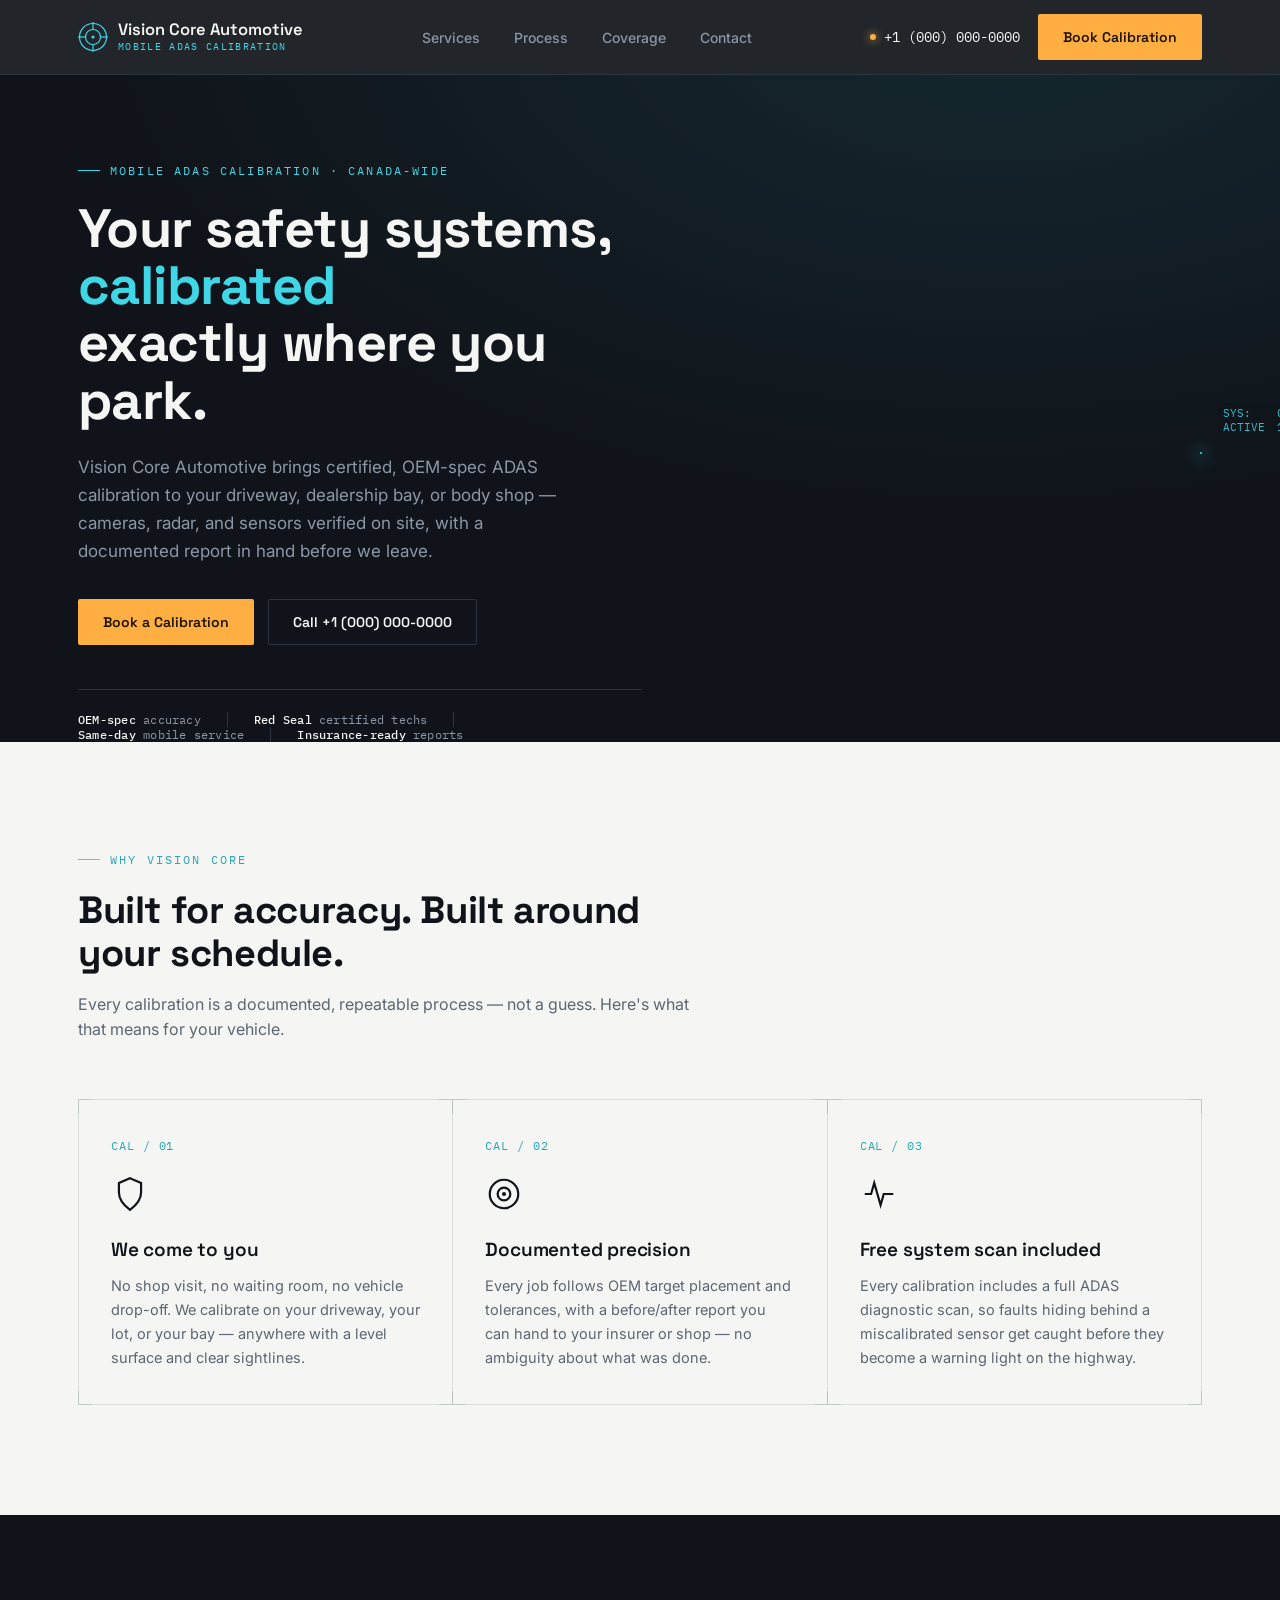
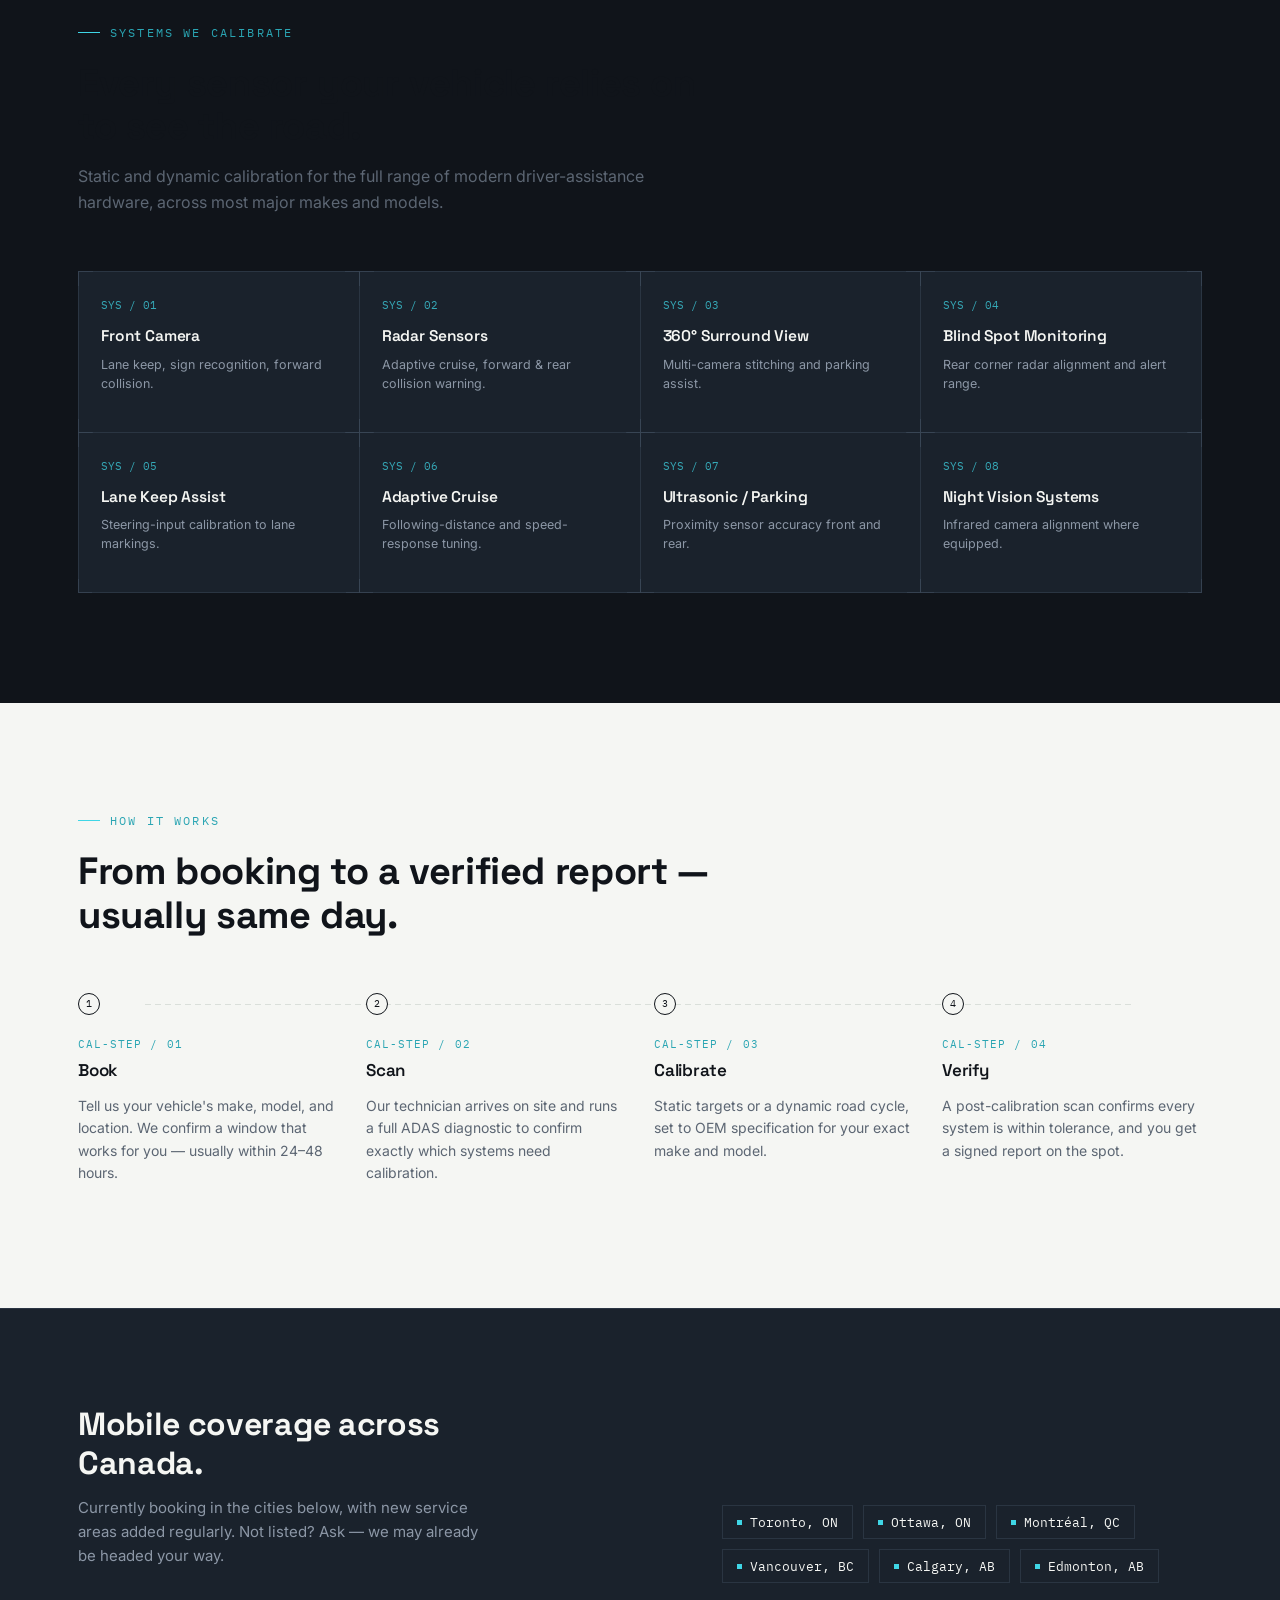
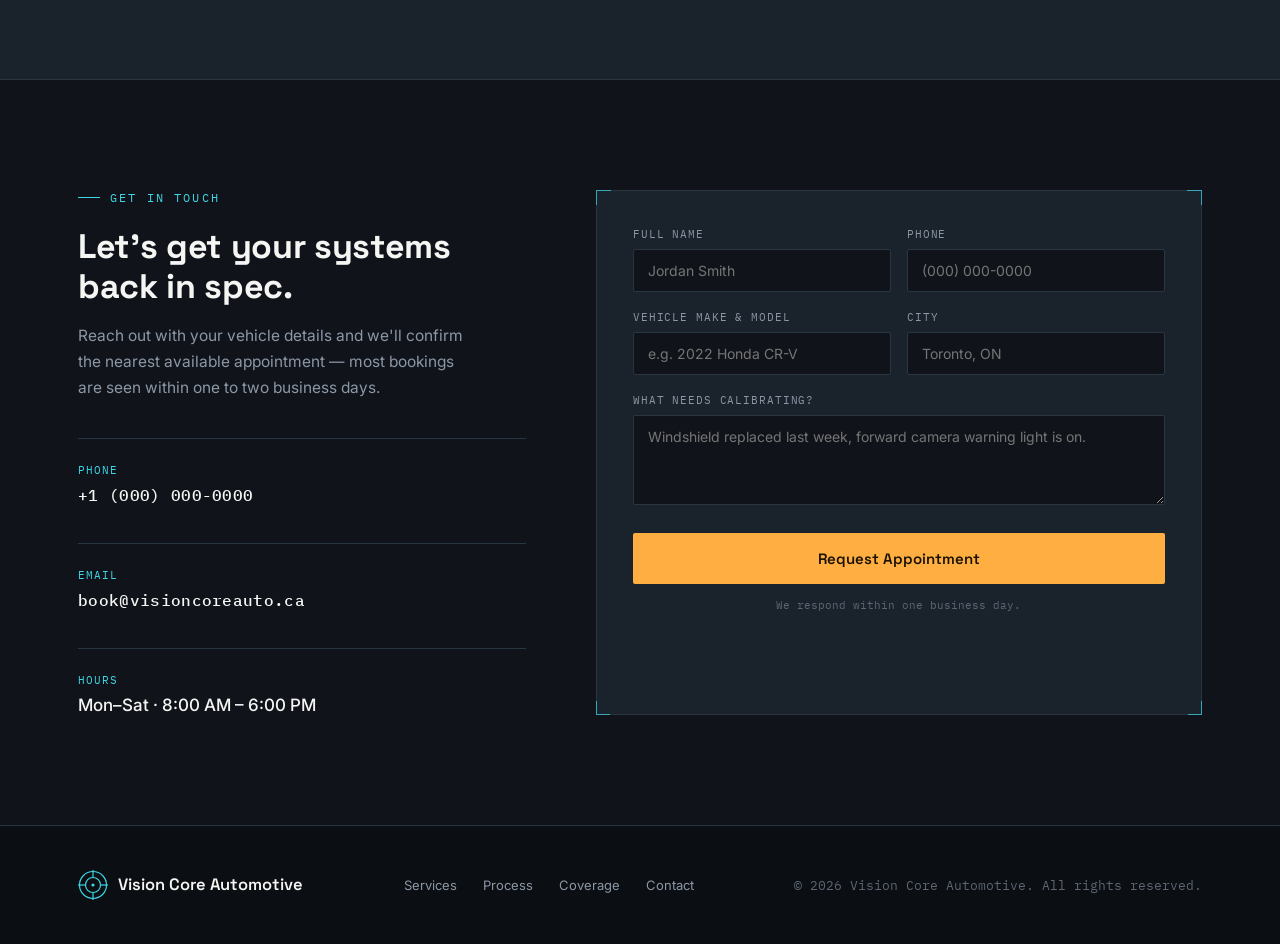
<file: vca.html>
<!DOCTYPE html>
<html lang="en">
<head>
<meta charset="UTF-8">
<meta name="viewport" content="width=device-width, initial-scale=1.0">
<title>Vision Core Automotive — Mobile ADAS Calibration, Canada</title>
<meta name="description" content="Certified mobile ADAS calibration across Canada. Vision Core Automotive brings OEM-level precision to your driveway, dealership, or body shop.">
<link rel="preconnect" href="https://fonts.googleapis.com">
<link href="https://fonts.googleapis.com/css2?family=Space+Grotesk:wght@500;600;700&family=Inter:wght@400;500;600&family=IBM+Plex+Mono:wght@400;500&display=swap" rel="stylesheet">
<style>
  :root{
    --ink:#10141A;
    --panel:#1A222C;
    --panel-2:#212B37;
    --paper:#F5F6F3;
    --paper-2:#EAEDE8;
    --cyan:#3FD6E6;
    --cyan-dim:#2AA5B3;
    --amber:#FFAE42;
    --muted:#8C97A6;
    --muted-2:#5C6673;
    --line:#2A3542;
    --line-light:#DADFDA;
    --radius:2px;
    --maxw:1180px;
  }
  *{box-sizing:border-box;}
  html{scroll-behavior:smooth;}
  body{
    margin:0;
    background:var(--paper);
    color:var(--ink);
    font-family:'Inter',sans-serif;
    -webkit-font-smoothing:antialiased;
    overflow-x:hidden;
  }
  h1,h2,h3{
    font-family:'Space Grotesk',sans-serif;
    margin:0;
    letter-spacing:-0.01em;
  }
  .mono{
    font-family:'IBM Plex Mono',monospace;
    letter-spacing:0.02em;
  }
  a{color:inherit;text-decoration:none;}
  img{max-width:100%;display:block;}
  .wrap{max-width:var(--maxw);margin:0 auto;padding:0 28px;}
  section{position:relative;}

  /* ---------- Corner registration ticks (signature motif) ---------- */
  .ticked{position:relative;}
  .ticked::before,.ticked::after,
  .ticked .tick-br,.ticked .tick-bl{
    content:"";
    position:absolute;
    width:14px;height:14px;
    pointer-events:none;
  }
  .ticked::before{ /* top-left */
    top:-1px;left:-1px;
    border-top:1.5px solid var(--tick-color,var(--cyan));
    border-left:1.5px solid var(--tick-color,var(--cyan));
    opacity:0.7;
  }
  .ticked::after{ /* top-right */
    top:-1px;right:-1px;
    border-top:1.5px solid var(--tick-color,var(--cyan));
    border-right:1.5px solid var(--tick-color,var(--cyan));
    opacity:0.7;
  }
  .ticked .tick-bl{
    bottom:-1px;left:-1px;
    border-bottom:1.5px solid var(--tick-color,var(--cyan));
    border-left:1.5px solid var(--tick-color,var(--cyan));
    opacity:0.7;
  }
  .ticked .tick-br{
    bottom:-1px;right:-1px;
    border-bottom:1.5px solid var(--tick-color,var(--cyan));
    border-right:1.5px solid var(--tick-color,var(--cyan));
    opacity:0.7;
  }

  /* ---------- Nav ---------- */
  header{
    position:sticky;top:0;z-index:100;
    background:rgba(16,20,26,0.92);
    backdrop-filter:blur(10px);
    border-bottom:1px solid var(--line);
  }
  .nav{
    display:flex;align-items:center;justify-content:space-between;
    height:74px;
  }
  .logo{
    display:flex;align-items:center;gap:10px;
    color:var(--paper);
  }
  .logo-mark{
    width:30px;height:30px;
    position:relative;
    flex:none;
  }
  .logo-mark svg{width:100%;height:100%;}
  .logo-text{
    font-family:'Space Grotesk',sans-serif;
    font-weight:600;
    font-size:16.5px;
    line-height:1.15;
  }
  .logo-text span{
    display:block;
    font-family:'IBM Plex Mono',monospace;
    font-size:9.5px;
    color:var(--cyan);
    font-weight:400;
    letter-spacing:0.14em;
    margin-top:2px;
  }
  .nav-links{
    display:flex;align-items:center;gap:34px;
  }
  .nav-links a{
    color:var(--muted);
    font-size:14px;
    font-weight:500;
    transition:color .2s;
  }
  .nav-links a:hover{color:var(--paper);}
  .nav-cta{
    display:flex;align-items:center;gap:18px;
  }
  .phone-pill{
    display:flex;align-items:center;gap:8px;
    color:var(--paper);
    font-family:'IBM Plex Mono',monospace;
    font-size:13.5px;
  }
  .phone-pill .dot{
    width:6px;height:6px;border-radius:50%;
    background:var(--amber);
    box-shadow:0 0 8px var(--amber);
    animation:pulse 2s infinite;
  }
  @keyframes pulse{0%,100%{opacity:1;}50%{opacity:.35;}}
  .btn{
    display:inline-flex;align-items:center;justify-content:center;
    padding:13px 24px;
    font-family:'Space Grotesk',sans-serif;
    font-weight:600;
    font-size:14px;
    border-radius:var(--radius);
    cursor:pointer;
    border:1px solid transparent;
    transition:transform .15s ease, background .2s, border-color .2s, color .2s;
    white-space:nowrap;
  }
  .btn:active{transform:scale(0.97);}
  .btn-amber{background:var(--amber);color:#1A1200;}
  .btn-amber:hover{background:#ffc06e;}
  .btn-outline{border-color:var(--line);color:var(--paper);}
  .btn-outline:hover{border-color:var(--cyan);color:var(--cyan);}
  .btn-outline-dark{border-color:var(--line-light);color:var(--ink);}
  .btn-outline-dark:hover{border-color:var(--ink);}
  .menu-btn{
    display:none;
    background:none;border:none;color:var(--paper);
    font-size:26px;cursor:pointer;padding:4px;
  }

  /* ---------- Hero ---------- */
  .hero{
    background:
      radial-gradient(ellipse 900px 500px at 78% -10%, rgba(63,214,230,0.10), transparent),
      var(--ink);
    padding:88px 0 0;
    overflow:hidden;
  }
  .hero-grid{
    display:grid;
    grid-template-columns:1.05fr 0.95fr;
    gap:50px;
    align-items:center;
  }
  .eyebrow{
    font-family:'IBM Plex Mono',monospace;
    font-size:12px;
    letter-spacing:0.18em;
    color:var(--cyan);
    display:flex;align-items:center;gap:10px;
    margin-bottom:22px;
    text-transform:uppercase;
  }
  .eyebrow::before{
    content:"";
    width:22px;height:1px;
    background:var(--cyan);
  }
  .hero h1{
    color:var(--paper);
    font-size:clamp(34px,4.6vw,54px);
    line-height:1.06;
    font-weight:700;
  }
  .hero h1 em{
    font-style:normal;
    color:var(--cyan);
  }
  .hero p.lede{
    color:var(--muted);
    font-size:17px;
    line-height:1.65;
    max-width:480px;
    margin:24px 0 34px;
  }
  .hero-ctas{display:flex;gap:14px;flex-wrap:wrap;margin-bottom:44px;}
  .trust-strip{
    display:flex;
    border-top:1px solid var(--line);
    padding-top:22px;
    gap:0;
    flex-wrap:wrap;
  }
  .trust-item{
    font-family:'IBM Plex Mono',monospace;
    font-size:11.5px;
    color:var(--muted);
    padding-right:26px;
    margin-right:26px;
    border-right:1px solid var(--line);
    letter-spacing:0.02em;
  }
  .trust-item:last-child{border-right:none;}
  .trust-item b{color:var(--paper);font-weight:500;}

  /* Hero visual: calibration target */
  .hero-visual{
    position:relative;
    aspect-ratio:1/1.05;
    max-width:460px;
    justify-self:end;
  }
  .target-frame{
    width:100%;height:100%;
    border:1px solid var(--line);
    position:relative;
    background:
      linear-gradient(var(--line) 1px, transparent 1px),
      linear-gradient(90deg, var(--line) 1px, transparent 1px);
    background-size:11.11% 11.11%;
    background-color:#131920;
  }
  .target-frame .center-ring{
    position:absolute;top:50%;left:50%;
    transform:translate(-50%,-50%);
    width:44%;height:44%;
    border:1px solid var(--cyan-dim);
    border-radius:50%;
  }
  .target-frame .center-ring::before{
    content:"";
    position:absolute;top:50%;left:50%;
    transform:translate(-50%,-50%);
    width:58%;height:58%;
    border:1px solid var(--cyan);
    border-radius:50%;
  }
  .target-frame .cross-v,.target-frame .cross-h{
    position:absolute;background:var(--cyan);opacity:0.55;
  }
  .target-frame .cross-v{top:0;bottom:0;left:50%;width:1px;}
  .target-frame .cross-h{left:0;right:0;top:50%;height:1px;}
  .target-frame .scanline{
    position:absolute;left:0;right:0;height:2px;
    background:linear-gradient(90deg, transparent, var(--cyan), transparent);
    box-shadow:0 0 16px 2px var(--cyan);
    top:0;
    animation:scan 3.4s ease-in-out infinite;
  }
  @keyframes scan{
    0%{top:2%;opacity:0;}
    8%{opacity:1;}
    50%{top:96%;opacity:1;}
    58%{opacity:0;}
    100%{top:2%;opacity:0;}
  }
  .readout{
    position:absolute;bottom:16px;left:16px;right:16px;
    display:flex;justify-content:space-between;
    font-family:'IBM Plex Mono',monospace;
    font-size:10.5px;
    color:var(--cyan);
    opacity:0.85;
  }
  .readout span{background:rgba(16,20,26,0.55);padding:3px 6px;}

  /* ---------- Section headings ---------- */
  .section-head{
    max-width:640px;
    margin-bottom:56px;
  }
  .section-head .eyebrow{color:var(--cyan-dim);}
  .section-head h2{
    font-size:clamp(28px,3.4vw,38px);
    font-weight:700;
    line-height:1.14;
  }
  .section-head p{
    color:var(--muted-2);
    font-size:16px;
    line-height:1.6;
    margin-top:16px;
  }
  section.on-dark .section-head h2{color:var(--paper);}
  section.on-dark .section-head p{color:var(--muted);}
  section.on-dark .section-head .eyebrow{color:var(--cyan);}

  /* ---------- Why / cards ---------- */
  .why{padding:110px 0;background:var(--paper);}
  .why-grid{
    display:grid;
    grid-template-columns:repeat(3,1fr);
    gap:1px;
    background:var(--line-light);
    border:1px solid var(--line-light);
  }
  .why-card{
    background:var(--paper);
    padding:38px 32px 34px;
    --tick-color:#B9C2BC;
  }
  .why-card .code{
    font-family:'IBM Plex Mono',monospace;
    font-size:11.5px;
    color:var(--cyan-dim);
    letter-spacing:0.08em;
  }
  .why-card .icon{
    width:38px;height:38px;
    margin:22px 0 20px;
    color:var(--ink);
  }
  .why-card h3{
    font-size:19px;
    font-weight:600;
    margin-bottom:12px;
  }
  .why-card p{
    color:var(--muted-2);
    font-size:14.5px;
    line-height:1.65;
    margin:0;
  }

  /* ---------- Services ---------- */
  .services{background:var(--ink);padding:110px 0;}
  .services-grid{
    display:grid;
    grid-template-columns:repeat(4,1fr);
    gap:1px;
    background:var(--line);
    border:1px solid var(--line);
  }
  .svc-card{
    background:var(--panel);
    padding:26px 22px;
    --tick-color:#3A4756;
    transition:background .2s;
  }
  .svc-card:hover{background:var(--panel-2);}
  .svc-card .num{
    font-family:'IBM Plex Mono',monospace;
    font-size:11px;
    color:var(--cyan);
    opacity:0.75;
  }
  .svc-card h3{
    color:var(--paper);
    font-size:15.5px;
    font-weight:600;
    margin-top:14px;
    line-height:1.3;
  }
  .svc-card p{
    color:var(--muted);
    font-size:12.5px;
    line-height:1.55;
    margin-top:8px;
  }

  /* ---------- Process ---------- */
  .process{padding:110px 0;background:var(--paper);}
  .process-rail{
    display:grid;
    grid-template-columns:repeat(4,1fr);
    gap:28px;
    position:relative;
  }
  .process-rail::before{
    content:"";
    position:absolute;
    top:11px;left:6%;right:6%;
    height:1px;
    background-image:linear-gradient(to right, var(--line-light) 60%, transparent 0%);
    background-size:10px 1px;
    background-repeat:repeat-x;
    z-index:0;
  }
  .p-step{position:relative;z-index:1;}
  .p-step .dotnum{
    width:22px;height:22px;
    border-radius:50%;
    background:var(--paper);
    border:1.5px solid var(--ink);
    display:flex;align-items:center;justify-content:center;
    font-family:'IBM Plex Mono',monospace;
    font-size:10px;
    margin-bottom:22px;
  }
  .p-step .step-code{
    font-family:'IBM Plex Mono',monospace;
    font-size:10.5px;
    color:var(--cyan-dim);
    letter-spacing:0.1em;
    margin-bottom:8px;
  }
  .p-step h3{font-size:17px;font-weight:600;margin-bottom:10px;}
  .p-step p{color:var(--muted-2);font-size:14px;line-height:1.6;}

  /* ---------- Coverage ---------- */
  .coverage{background:var(--panel);padding:96px 0;border-top:1px solid var(--line);border-bottom:1px solid var(--line);}
  .coverage-inner{
    display:flex;justify-content:space-between;align-items:flex-end;
    gap:40px;flex-wrap:wrap;
  }
  .coverage h2{color:var(--paper);font-size:clamp(24px,3vw,32px);max-width:420px;line-height:1.2;}
  .coverage p{color:var(--muted);font-size:15px;line-height:1.6;max-width:420px;margin-top:14px;}
  .city-pills{display:flex;flex-wrap:wrap;gap:10px;max-width:480px;}
  .city-pill{
    font-family:'IBM Plex Mono',monospace;
    font-size:12.5px;
    color:var(--paper);
    border:1px solid var(--line);
    padding:8px 14px;
    display:flex;align-items:center;gap:8px;
  }
  .city-pill::before{content:"";width:5px;height:5px;background:var(--cyan);}

  /* ---------- Contact ---------- */
  .contact{background:var(--ink);padding:110px 0;}
  .contact-grid{
    display:grid;
    grid-template-columns:0.85fr 1.15fr;
    gap:70px;
  }
  .contact-info h2{color:var(--paper);font-size:clamp(26px,3.2vw,34px);line-height:1.18;}
  .contact-info p{color:var(--muted);font-size:15.5px;line-height:1.65;margin-top:16px;max-width:400px;}
  .contact-block{margin-top:38px;padding-top:24px;border-top:1px solid var(--line);}
  .contact-block .label{
    font-family:'IBM Plex Mono',monospace;
    font-size:11px;color:var(--cyan);letter-spacing:0.1em;
    margin-bottom:8px;text-transform:uppercase;
  }
  .contact-block .value{color:var(--paper);font-size:17px;font-weight:500;}
  .contact-block .value.mono{font-family:'IBM Plex Mono',monospace;font-size:16px;}

  form{
    background:var(--panel);
    border:1px solid var(--line);
    padding:36px;
    --tick-color:var(--cyan);
  }
  .form-row{display:grid;grid-template-columns:1fr 1fr;gap:16px;}
  .field{margin-bottom:18px;}
  .field label{
    display:block;
    font-family:'IBM Plex Mono',monospace;
    font-size:11px;
    color:var(--muted);
    letter-spacing:0.08em;
    margin-bottom:8px;
    text-transform:uppercase;
  }
  .field input,.field select,.field textarea{
    width:100%;
    background:var(--ink);
    border:1px solid var(--line);
    color:var(--paper);
    padding:12px 14px;
    font-family:'Inter',sans-serif;
    font-size:14px;
    border-radius:var(--radius);
    outline:none;
    transition:border-color .2s;
  }
  .field input:focus,.field select:focus,.field textarea:focus{border-color:var(--cyan);}
  .field textarea{resize:vertical;min-height:90px;}
  form .btn{width:100%;margin-top:6px;padding:15px;font-size:15px;}
  .form-note{
    font-family:'IBM Plex Mono',monospace;
    font-size:11px;color:var(--muted-2);
    margin-top:14px;text-align:center;
  }

  /* ---------- Footer ---------- */
  footer{background:#0B0E12;padding:44px 0;border-top:1px solid var(--line);}
  .footer-inner{
    display:flex;justify-content:space-between;align-items:center;flex-wrap:wrap;gap:20px;
  }
  .footer-links{display:flex;gap:26px;flex-wrap:wrap;}
  .footer-links a{color:var(--muted);font-size:13px;}
  .footer-links a:hover{color:var(--cyan);}
  .copyright{color:var(--muted-2);font-size:12.5px;font-family:'IBM Plex Mono',monospace;}

  /* ---------- Reveal animation ---------- */
  .reveal{opacity:0;transform:translateY(16px);transition:opacity .6s ease, transform .6s ease;}
  .reveal.in{opacity:1;transform:translateY(0);}
  @media (prefers-reduced-motion:reduce){
    .reveal{opacity:1;transform:none;transition:none;}
    .scanline,.dot{animation:none;}
  }

  /* ---------- Responsive ---------- */
  @media (max-width:980px){
    .hero-grid{grid-template-columns:1fr;gap:44px;}
    .hero-visual{justify-self:center;max-width:380px;width:100%;}
    .why-grid{grid-template-columns:1fr;}
    .services-grid{grid-template-columns:repeat(2,1fr);}
    .process-rail{grid-template-columns:repeat(2,1fr);row-gap:40px;}
    .process-rail::before{display:none;}
    .contact-grid{grid-template-columns:1fr;gap:48px;}
  }
  @media (max-width:720px){
    .nav-links{display:none;}
    .menu-btn{display:block;}
    .phone-pill{display:none;}
    .hero{padding-top:74px;}
    .hero-ctas{flex-direction:column;}
    .hero-ctas .btn{width:100%;}
    .trust-strip{flex-direction:column;gap:12px;}
    .trust-item{border-right:none;padding-right:0;margin-right:0;}
    .services-grid{grid-template-columns:1fr;}
    .process-rail{grid-template-columns:1fr;}
    .form-row{grid-template-columns:1fr;}
    .coverage-inner{flex-direction:column;align-items:flex-start;}
    form{padding:26px 22px;}
    .footer-inner{flex-direction:column;align-items:flex-start;}
  }
</style>
</head>
<body>

<header>
  <div class="wrap nav">
    <a href="#top" class="logo">
      <span class="logo-mark">
        <svg viewBox="0 0 30 30" fill="none">
          <circle cx="15" cy="15" r="13.5" stroke="#3FD6E6" stroke-width="1.2"/>
          <circle cx="15" cy="15" r="7.5" stroke="#3FD6E6" stroke-width="1.2"/>
          <line x1="15" y1="0" x2="15" y2="7" stroke="#3FD6E6" stroke-width="1.2"/>
          <line x1="15" y1="23" x2="15" y2="30" stroke="#3FD6E6" stroke-width="1.2"/>
          <line x1="0" y1="15" x2="7" y2="15" stroke="#3FD6E6" stroke-width="1.2"/>
          <line x1="23" y1="15" x2="30" y2="15" stroke="#3FD6E6" stroke-width="1.2"/>
          <circle cx="15" cy="15" r="1.6" fill="#3FD6E6"/>
        </svg>
      </span>
      <span class="logo-text">Vision Core Automotive<span>MOBILE ADAS CALIBRATION</span></span>
    </a>
    <nav class="nav-links">
      <a href="#services">Services</a>
      <a href="#process">Process</a>
      <a href="#coverage">Coverage</a>
      <a href="#contact">Contact</a>
    </nav>
    <div class="nav-cta">
      <a href="tel:+10000000000" class="phone-pill"><span class="dot"></span>+1 (000) 000-0000</a>
      <a href="#contact" class="btn btn-amber">Book Calibration</a>
    </div>
    <button class="menu-btn" id="menuBtn" aria-label="Open menu">☰</button>
  </div>
</header>

<main id="top">

  <!-- HERO -->
  <section class="hero">
    <div class="wrap hero-grid">
      <div class="reveal in">
        <div class="eyebrow">Mobile ADAS Calibration · Canada-wide</div>
        <h1>Your safety systems, <em>calibrated</em><br> exactly where you park.</h1>
        <p class="lede">Vision Core Automotive brings certified, OEM-spec ADAS calibration to your driveway, dealership bay, or body shop — cameras, radar, and sensors verified on site, with a documented report in hand before we leave.</p>
        <div class="hero-ctas">
          <a href="#contact" class="btn btn-amber">Book a Calibration</a>
          <a href="tel:+10000000000" class="btn btn-outline">Call +1 (000) 000-0000</a>
        </div>
        <div class="trust-strip">
          <div class="trust-item"><b>OEM-spec</b> accuracy</div>
          <div class="trust-item"><b>Red Seal</b> certified techs</div>
          <div class="trust-item"><b>Same-day</b> mobile service</div>
          <div class="trust-item"><b>Insurance-ready</b> reports</div>
        </div>
      </div>
      <div class="hero-visual reveal in">
        <div class="target-frame">
          <div class="cross-v"></div>
          <div class="cross-h"></div>
          <div class="center-ring"></div>
          <div class="scanline"></div>
          <div class="readout">
            <span>SYS: ACTIVE</span>
            <span>CAL: 100%</span>
          </div>
        </div>
      </div>
    </div>
  </section>

  <!-- WHY -->
  <section class="why" id="why">
    <div class="wrap">
      <div class="section-head reveal">
        <div class="eyebrow">Why Vision Core</div>
        <h2>Built for accuracy. Built around your schedule.</h2>
        <p>Every calibration is a documented, repeatable process — not a guess. Here's what that means for your vehicle.</p>
      </div>
      <div class="why-grid reveal">
        <div class="why-card ticked">
          <span class="tick-bl"></span><span class="tick-br"></span>
          <div class="code">CAL / 01</div>
          <svg class="icon" viewBox="0 0 24 24" fill="none" stroke="currentColor" stroke-width="1.4"><path d="M12 2l7 3v6c0 5-3 8-7 11-4-3-7-6-7-11V5l7-3z"/></svg>
          <h3>We come to you</h3>
          <p>No shop visit, no waiting room, no vehicle drop-off. We calibrate on your driveway, your lot, or your bay — anywhere with a level surface and clear sightlines.</p>
        </div>
        <div class="why-card ticked">
          <span class="tick-bl"></span><span class="tick-br"></span>
          <div class="code">CAL / 02</div>
          <svg class="icon" viewBox="0 0 24 24" fill="none" stroke="currentColor" stroke-width="1.4"><circle cx="12" cy="12" r="9"/><circle cx="12" cy="12" r="4"/><circle cx="12" cy="12" r="0.6" fill="currentColor"/></svg>
          <h3>Documented precision</h3>
          <p>Every job follows OEM target placement and tolerances, with a before/after report you can hand to your insurer or shop — no ambiguity about what was done.</p>
        </div>
        <div class="why-card ticked">
          <span class="tick-bl"></span><span class="tick-br"></span>
          <div class="code">CAL / 03</div>
          <svg class="icon" viewBox="0 0 24 24" fill="none" stroke="currentColor" stroke-width="1.4"><path d="M3 12h4l2-7 4 14 2-7h6"/></svg>
          <h3>Free system scan included</h3>
          <p>Every calibration includes a full ADAS diagnostic scan, so faults hiding behind a miscalibrated sensor get caught before they become a warning light on the highway.</p>
        </div>
      </div>
    </div>
  </section>

  <!-- SERVICES -->
  <section class="services" id="services">
    <div class="wrap">
      <div class="section-head reveal">
        <div class="eyebrow">Systems We Calibrate</div>
        <h2>Every sensor your vehicle relies on to see the road.</h2>
        <p>Static and dynamic calibration for the full range of modern driver-assistance hardware, across most major makes and models.</p>
      </div>
      <div class="services-grid reveal">
        <div class="svc-card ticked"><span class="tick-bl"></span><span class="tick-br"></span>
          <div class="num">SYS / 01</div><h3>Front Camera</h3><p>Lane keep, sign recognition, forward collision.</p>
        </div>
        <div class="svc-card ticked"><span class="tick-bl"></span><span class="tick-br"></span>
          <div class="num">SYS / 02</div><h3>Radar Sensors</h3><p>Adaptive cruise, forward & rear collision warning.</p>
        </div>
        <div class="svc-card ticked"><span class="tick-bl"></span><span class="tick-br"></span>
          <div class="num">SYS / 03</div><h3>360° Surround View</h3><p>Multi-camera stitching and parking assist.</p>
        </div>
        <div class="svc-card ticked"><span class="tick-bl"></span><span class="tick-br"></span>
          <div class="num">SYS / 04</div><h3>Blind Spot Monitoring</h3><p>Rear corner radar alignment and alert range.</p>
        </div>
        <div class="svc-card ticked"><span class="tick-bl"></span><span class="tick-br"></span>
          <div class="num">SYS / 05</div><h3>Lane Keep Assist</h3><p>Steering-input calibration to lane markings.</p>
        </div>
        <div class="svc-card ticked"><span class="tick-bl"></span><span class="tick-br"></span>
          <div class="num">SYS / 06</div><h3>Adaptive Cruise</h3><p>Following-distance and speed-response tuning.</p>
        </div>
        <div class="svc-card ticked"><span class="tick-bl"></span><span class="tick-br"></span>
          <div class="num">SYS / 07</div><h3>Ultrasonic / Parking</h3><p>Proximity sensor accuracy front and rear.</p>
        </div>
        <div class="svc-card ticked"><span class="tick-bl"></span><span class="tick-br"></span>
          <div class="num">SYS / 08</div><h3>Night Vision Systems</h3><p>Infrared camera alignment where equipped.</p>
        </div>
      </div>
    </div>
  </section>

  <!-- PROCESS -->
  <section class="process" id="process">
    <div class="wrap">
      <div class="section-head reveal">
        <div class="eyebrow">How It Works</div>
        <h2>From booking to a verified report — usually same day.</h2>
      </div>
      <div class="process-rail reveal">
        <div class="p-step">
          <div class="dotnum">1</div>
          <div class="step-code">CAL-STEP / 01</div>
          <h3>Book</h3>
          <p>Tell us your vehicle's make, model, and location. We confirm a window that works for you — usually within 24–48 hours.</p>
        </div>
        <div class="p-step">
          <div class="dotnum">2</div>
          <div class="step-code">CAL-STEP / 02</div>
          <h3>Scan</h3>
          <p>Our technician arrives on site and runs a full ADAS diagnostic to confirm exactly which systems need calibration.</p>
        </div>
        <div class="p-step">
          <div class="dotnum">3</div>
          <div class="step-code">CAL-STEP / 03</div>
          <h3>Calibrate</h3>
          <p>Static targets or a dynamic road cycle, set to OEM specification for your exact make and model.</p>
        </div>
        <div class="p-step">
          <div class="dotnum">4</div>
          <div class="step-code">CAL-STEP / 04</div>
          <h3>Verify</h3>
          <p>A post-calibration scan confirms every system is within tolerance, and you get a signed report on the spot.</p>
        </div>
      </div>
    </div>
  </section>

  <!-- COVERAGE -->
  <section class="coverage" id="coverage">
    <div class="wrap coverage-inner reveal">
      <div>
        <h2>Mobile coverage across Canada.</h2>
        <p>Currently booking in the cities below, with new service areas added regularly. Not listed? Ask — we may already be headed your way.</p>
      </div>
      <div class="city-pills">
        <div class="city-pill">Toronto, ON</div>
        <div class="city-pill">Ottawa, ON</div>
        <div class="city-pill">Montréal, QC</div>
        <div class="city-pill">Vancouver, BC</div>
        <div class="city-pill">Calgary, AB</div>
        <div class="city-pill">Edmonton, AB</div>
      </div>
    </div>
  </section>

  <!-- CONTACT -->
  <section class="contact" id="contact">
    <div class="wrap contact-grid">
      <div class="contact-info reveal">
        <div class="eyebrow">Get In Touch</div>
        <h2>Let's get your systems back in spec.</h2>
        <p>Reach out with your vehicle details and we'll confirm the nearest available appointment — most bookings are seen within one to two business days.</p>

        <div class="contact-block">
          <div class="label">Phone</div>
          <a href="tel:+10000000000" class="value mono">+1 (000) 000-0000</a>
        </div>
        <div class="contact-block">
          <div class="label">Email</div>
          <a href="mailto:book@visioncoreauto.ca" class="value mono">book@visioncoreauto.ca</a>
        </div>
        <div class="contact-block">
          <div class="label">Hours</div>
          <div class="value">Mon–Sat · 8:00 AM – 6:00 PM</div>
        </div>
      </div>

      <form class="ticked reveal" onsubmit="return handleSubmit(event)">
        <span class="tick-bl"></span><span class="tick-br"></span>
        <div class="form-row">
          <div class="field">
            <label for="name">Full name</label>
            <input id="name" type="text" placeholder="Jordan Smith" required>
          </div>
          <div class="field">
            <label for="phone">Phone</label>
            <input id="phone" type="tel" placeholder="(000) 000-0000" required>
          </div>
        </div>
        <div class="form-row">
          <div class="field">
            <label for="vehicle">Vehicle make & model</label>
            <input id="vehicle" type="text" placeholder="e.g. 2022 Honda CR-V">
          </div>
          <div class="field">
            <label for="city">City</label>
            <input id="city" type="text" placeholder="Toronto, ON">
          </div>
        </div>
        <div class="field">
          <label for="message">What needs calibrating?</label>
          <textarea id="message" placeholder="Windshield replaced last week, forward camera warning light is on."></textarea>
        </div>
        <button type="submit" class="btn btn-amber">Request Appointment</button>
        <div class="form-note">We respond within one business day.</div>
      </form>
    </div>
  </section>

</main>

<footer>
  <div class="wrap footer-inner">
    <div class="logo">
      <span class="logo-mark">
        <svg viewBox="0 0 30 30" fill="none">
          <circle cx="15" cy="15" r="13.5" stroke="#3FD6E6" stroke-width="1.2"/>
          <circle cx="15" cy="15" r="7.5" stroke="#3FD6E6" stroke-width="1.2"/>
          <line x1="15" y1="0" x2="15" y2="7" stroke="#3FD6E6" stroke-width="1.2"/>
          <line x1="15" y1="23" x2="15" y2="30" stroke="#3FD6E6" stroke-width="1.2"/>
          <line x1="0" y1="15" x2="7" y2="15" stroke="#3FD6E6" stroke-width="1.2"/>
          <line x1="23" y1="15" x2="30" y2="15" stroke="#3FD6E6" stroke-width="1.2"/>
          <circle cx="15" cy="15" r="1.6" fill="#3FD6E6"/>
        </svg>
      </span>
      <span class="logo-text" style="color:#F5F6F3;">Vision Core Automotive</span>
    </div>
    <div class="footer-links">
      <a href="#services">Services</a>
      <a href="#process">Process</a>
      <a href="#coverage">Coverage</a>
      <a href="#contact">Contact</a>
    </div>
    <div class="copyright">© 2026 Vision Core Automotive. All rights reserved.</div>
  </div>
</footer>

<script>
  // Mobile menu (simple toggle -> scrolls to contact / shows links inline)
  const menuBtn = document.getElementById('menuBtn');
  menuBtn.addEventListener('click', () => {
    const links = document.querySelector('.nav-links');
    const open = links.style.display === 'flex';
    links.style.display = open ? 'none' : 'flex';
    links.style.cssText += open ? '' : 'position:fixed;top:74px;left:0;right:0;background:#10141A;flex-direction:column;padding:22px 28px;gap:18px;border-bottom:1px solid #2A3542;';
  });

  // Reveal on scroll
  const revealEls = document.querySelectorAll('.reveal');
  const io = new IntersectionObserver((entries) => {
    entries.forEach(e => { if (e.isIntersecting) e.target.classList.add('in'); });
  }, { threshold: 0.12 });
  revealEls.forEach(el => io.observe(el));

  function handleSubmit(e){
    e.preventDefault();
    const btn = e.target.querySelector('button[type="submit"]');
    btn.textContent = 'Request Sent ✓';
    btn.style.background = '#3FD6E6';
    setTimeout(() => { btn.textContent = 'Request Appointment'; btn.style.background = ''; }, 3000);
    return false;
  }
</script>

</body>
</html>
</file>
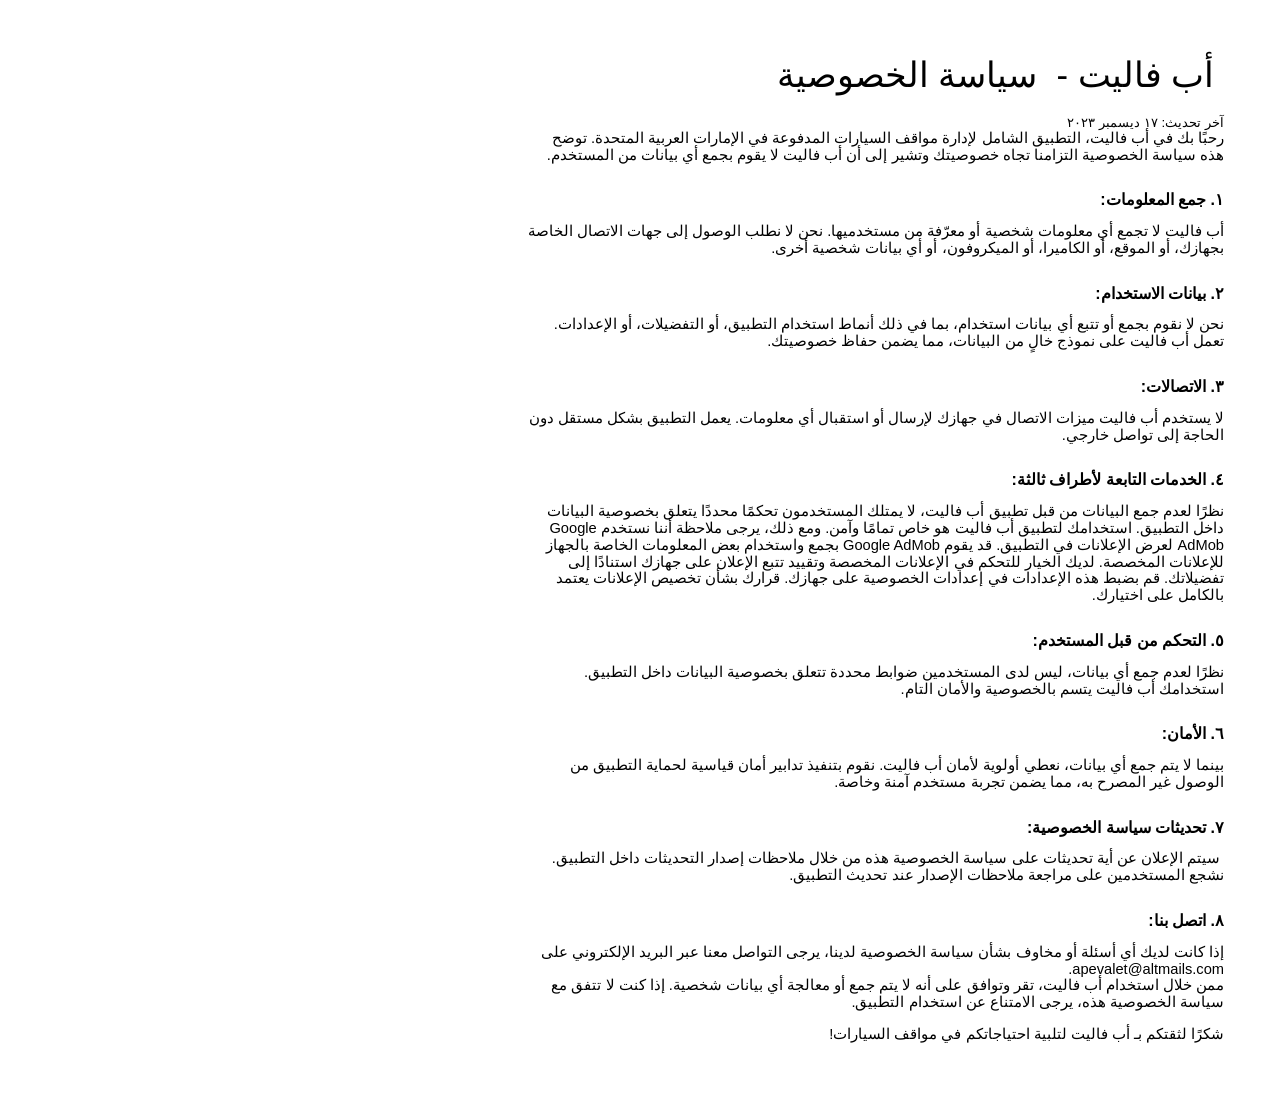
<file: products/apevalet/privacy_ar.html>
<html dir="rtl" lang="ar" lang="ar"><head><meta content="text/html; charset=UTF-8" http-equiv="content-type"><style type="text/css">@import url(https://themes.googleusercontent.com/fonts/css?kit=x36Tj9cpS-M9VfgRj0yA_t7ulhCpGWLHkj5aPs23rpc);ol{margin:0;padding:0}table td,table th{padding:0}.c1{padding-top:0pt;padding-bottom:0pt;line-height:1.15;page-break-after:avoid;orphans:2;widows:2;text-align:right}.c3{color:#000000;font-weight:400;text-decoration:none;vertical-align:baseline;font-size:10pt;font-family:"Arial";font-style:normal}.c9{padding-top:0pt;padding-bottom:3pt;line-height:1.15;page-break-after:avoid;orphans:2;widows:2;text-align:right}.c2{color:#000000;font-weight:400;text-decoration:none;vertical-align:baseline;font-size:26pt;font-family:"Arial";font-style:normal}.c0{color:#000000;font-weight:400;text-decoration:none;vertical-align:baseline;font-size:11pt;font-family:"Arial";font-style:normal}.c6{padding-top:0pt;padding-bottom:0pt;line-height:1.15;orphans:2;widows:2;text-align:right}.c5{color:#000000;text-decoration:none;vertical-align:baseline;font-size:12pt;font-style:normal}.c8{background-color:#ffffff;max-width:523.3pt;padding:36pt 36pt 36pt 36pt}.c10{font-weight:400;font-family:"Arial"}.c4{font-weight:700;font-family:"Arial"}.c7{height:11pt}.title{padding-top:0pt;color:#000000;font-size:26pt;padding-bottom:3pt;font-family:"Maven Pro";line-height:1.15;page-break-after:avoid;orphans:2;widows:2;text-align:right}.subtitle{padding-top:0pt;color:#666666;font-size:15pt;padding-bottom:16pt;font-family:"Arial";line-height:1.15;page-break-after:avoid;orphans:2;widows:2;text-align:right}li{color:#000000;font-size:11pt;font-family:"Maven Pro"}p{margin:0;color:#000000;font-size:11pt;font-family:"Maven Pro"}h1{padding-top:20pt;color:#000000;font-size:20pt;padding-bottom:6pt;font-family:"Maven Pro";line-height:1.15;page-break-after:avoid;orphans:2;widows:2;text-align:right}h2{padding-top:0pt;color:#000000;font-weight:600;font-size:12pt;padding-bottom:0pt;font-family:"Maven Pro";line-height:1.15;page-break-after:avoid;orphans:2;widows:2;text-align:right}h3{padding-top:16pt;color:#434343;font-size:14pt;padding-bottom:4pt;font-family:"Maven Pro";line-height:1.15;page-break-after:avoid;orphans:2;widows:2;text-align:right}h4{padding-top:14pt;color:#666666;font-size:12pt;padding-bottom:4pt;font-family:"Maven Pro";line-height:1.15;page-break-after:avoid;orphans:2;widows:2;text-align:right}h5{padding-top:12pt;color:#666666;font-size:11pt;padding-bottom:4pt;font-family:"Maven Pro";line-height:1.15;page-break-after:avoid;orphans:2;widows:2;text-align:right}h6{padding-top:12pt;color:#666666;font-size:11pt;padding-bottom:4pt;font-family:"Maven Pro";line-height:1.15;page-break-after:avoid;font-style:italic;orphans:2;widows:2;text-align:right}</style></head><body class="c8 doc-content"><p class="c9 title" dir="rtl" lang="ar" id="h.vlq0z847f9sb"><span class="c2">&nbsp;&#1571;&#1576; &#1601;&#1575;&#1604;&#1610;&#1578; - &nbsp;&#1587;&#1610;&#1575;&#1587;&#1577; &#1575;&#1604;&#1582;&#1589;&#1608;&#1589;&#1610;&#1577;</span></p><p class="c6 c7"><span class="c0"></span></p><p class="c6" dir="rtl" lang="ar"><span class="c3">&#1570;&#1582;&#1585; &#1578;&#1581;&#1583;&#1610;&#1579;: &#1633;&#1639; &#1583;&#1610;&#1587;&#1605;&#1576;&#1585; &#1634;&#1632;&#1634;&#1635;</span></p><p class="c6" dir="rtl" lang="ar"><span class="c10">&#1585;&#1581;&#1576;&#1611;&#1575; &#1576;&#1603; &#1601;&#1610; &#1571;&#1576; &#1601;&#1575;&#1604;&#1610;&#1578;&#1548; &#1575;&#1604;&#1578;&#1591;&#1576;&#1610;&#1602; &#1575;&#1604;&#1588;&#1575;&#1605;&#1604; &#1604;&#1573;&#1583;&#1575;&#1585;&#1577; &#1605;&#1608;&#1575;&#1602;&#1601; &#1575;&#1604;&#1587;&#1610;&#1575;&#1585;&#1575;&#1578; &#1575;&#1604;&#1605;&#1583;&#1601;&#1608;&#1593;&#1577; &#1601;&#1610; &#1575;&#1604;&#1573;&#1605;&#1575;&#1585;&#1575;&#1578; &#1575;&#1604;&#1593;&#1585;&#1576;&#1610;&#1577; &#1575;&#1604;&#1605;&#1578;&#1581;&#1583;&#1577;. &#1578;&#1608;&#1590;&#1581; &#1607;&#1584;&#1607; &#1587;&#1610;&#1575;&#1587;&#1577; &#1575;&#1604;&#1582;&#1589;&#1608;&#1589;&#1610;&#1577; &#1575;&#1604;&#1578;&#1586;&#1575;&#1605;&#1606;&#1575; &#1578;&#1580;&#1575;&#1607; &#1582;&#1589;&#1608;&#1589;&#1610;&#1578;&#1603; &#1608;&#1578;&#1588;&#1610;&#1585; &#1573;&#1604;&#1609; &#1571;&#1606; &#1571;&#1576; &#1601;&#1575;&#1604;&#1610;&#1578; &#1604;&#1575; &#1610;&#1602;&#1608;&#1605; &#1576;&#1580;&#1605;&#1593; &#1571;&#1610; &#1576;&#1610;&#1575;&#1606;&#1575;&#1578; &#1605;&#1606; &#1575;&#1604;&#1605;&#1587;&#1578;&#1582;&#1583;&#1605;.</span></p><p class="c6 c7" dir="rtl" lang="ar"><span class="c3"></span></p><h2 class="c1" dir="rtl" lang="ar" id="h.ahzenftp0kou"><span class="c4">&#1633;. &#1580;&#1605;&#1593; &#1575;&#1604;&#1605;&#1593;&#1604;&#1608;&#1605;&#1575;&#1578;:</span></h2><p class="c6" dir="rtl" lang="ar"><span class="c0">&#1571;&#1576; &#1601;&#1575;&#1604;&#1610;&#1578; &#1604;&#1575; &#1578;&#1580;&#1605;&#1593; &#1571;&#1610; &#1605;&#1593;&#1604;&#1608;&#1605;&#1575;&#1578; &#1588;&#1582;&#1589;&#1610;&#1577; &#1571;&#1608; &#1605;&#1593;&#1585;&#1617;&#1601;&#1577; &#1605;&#1606; &#1605;&#1587;&#1578;&#1582;&#1583;&#1605;&#1610;&#1607;&#1575;. &#1606;&#1581;&#1606; &#1604;&#1575; &#1606;&#1591;&#1604;&#1576; &#1575;&#1604;&#1608;&#1589;&#1608;&#1604; &#1573;&#1604;&#1609; &#1580;&#1607;&#1575;&#1578; &#1575;&#1604;&#1575;&#1578;&#1589;&#1575;&#1604; &#1575;&#1604;&#1582;&#1575;&#1589;&#1577; &#1576;&#1580;&#1607;&#1575;&#1586;&#1603;&#1548; &#1571;&#1608; &#1575;&#1604;&#1605;&#1608;&#1602;&#1593;&#1548; &#1571;&#1608; &#1575;&#1604;&#1603;&#1575;&#1605;&#1610;&#1585;&#1575;&#1548; &#1571;&#1608; &#1575;&#1604;&#1605;&#1610;&#1603;&#1585;&#1608;&#1601;&#1608;&#1606;&#1548; &#1571;&#1608; &#1571;&#1610; &#1576;&#1610;&#1575;&#1606;&#1575;&#1578; &#1588;&#1582;&#1589;&#1610;&#1577; &#1571;&#1582;&#1585;&#1609;.</span></p><p class="c6 c7" dir="rtl" lang="ar"><span class="c3"></span></p><h2 class="c1" dir="rtl" lang="ar" id="h.y5lho97vk0ry"><span class="c4">&#1634;. &#1576;&#1610;&#1575;&#1606;&#1575;&#1578; &#1575;&#1604;&#1575;&#1587;&#1578;&#1582;&#1583;&#1575;&#1605;:</span></h2><p class="c6" dir="rtl" lang="ar"><span class="c0">&#1606;&#1581;&#1606; &#1604;&#1575; &#1606;&#1602;&#1608;&#1605; &#1576;&#1580;&#1605;&#1593; &#1571;&#1608; &#1578;&#1578;&#1576;&#1593; &#1571;&#1610; &#1576;&#1610;&#1575;&#1606;&#1575;&#1578; &#1575;&#1587;&#1578;&#1582;&#1583;&#1575;&#1605;&#1548; &#1576;&#1605;&#1575; &#1601;&#1610; &#1584;&#1604;&#1603; &#1571;&#1606;&#1605;&#1575;&#1591; &#1575;&#1587;&#1578;&#1582;&#1583;&#1575;&#1605; &#1575;&#1604;&#1578;&#1591;&#1576;&#1610;&#1602;&#1548; &#1571;&#1608; &#1575;&#1604;&#1578;&#1601;&#1590;&#1610;&#1604;&#1575;&#1578;&#1548; &#1571;&#1608; &#1575;&#1604;&#1573;&#1593;&#1583;&#1575;&#1583;&#1575;&#1578;. &#1578;&#1593;&#1605;&#1604; &#1571;&#1576; &#1601;&#1575;&#1604;&#1610;&#1578; &#1593;&#1604;&#1609; &#1606;&#1605;&#1608;&#1584;&#1580; &#1582;&#1575;&#1604;&#1613; &#1605;&#1606; &#1575;&#1604;&#1576;&#1610;&#1575;&#1606;&#1575;&#1578;&#1548; &#1605;&#1605;&#1575; &#1610;&#1590;&#1605;&#1606; &#1581;&#1601;&#1575;&#1592; &#1582;&#1589;&#1608;&#1589;&#1610;&#1578;&#1603;.</span></p><p class="c6 c7" dir="rtl" lang="ar"><span class="c3"></span></p><h2 class="c1" dir="rtl" lang="ar" id="h.28z7fjprw9f2"><span class="c4">&#1635;. &#1575;&#1604;&#1575;&#1578;&#1589;&#1575;&#1604;&#1575;&#1578;:</span></h2><p class="c6" dir="rtl" lang="ar"><span class="c0">&#1604;&#1575; &#1610;&#1587;&#1578;&#1582;&#1583;&#1605; &#1571;&#1576; &#1601;&#1575;&#1604;&#1610;&#1578; &#1605;&#1610;&#1586;&#1575;&#1578; &#1575;&#1604;&#1575;&#1578;&#1589;&#1575;&#1604; &#1601;&#1610; &#1580;&#1607;&#1575;&#1586;&#1603; &#1604;&#1573;&#1585;&#1587;&#1575;&#1604; &#1571;&#1608; &#1575;&#1587;&#1578;&#1602;&#1576;&#1575;&#1604; &#1571;&#1610; &#1605;&#1593;&#1604;&#1608;&#1605;&#1575;&#1578;. &#1610;&#1593;&#1605;&#1604; &#1575;&#1604;&#1578;&#1591;&#1576;&#1610;&#1602; &#1576;&#1588;&#1603;&#1604; &#1605;&#1587;&#1578;&#1602;&#1604; &#1583;&#1608;&#1606; &#1575;&#1604;&#1581;&#1575;&#1580;&#1577; &#1573;&#1604;&#1609; &#1578;&#1608;&#1575;&#1589;&#1604; &#1582;&#1575;&#1585;&#1580;&#1610;.</span></p><p class="c6 c7" dir="rtl" lang="ar"><span class="c3"></span></p><h2 class="c1" dir="rtl" lang="ar" id="h.5czqk9ypa1p2"><span class="c4">&#1636;. &#1575;&#1604;&#1582;&#1583;&#1605;&#1575;&#1578; &#1575;&#1604;&#1578;&#1575;&#1576;&#1593;&#1577; &#1604;&#1571;&#1591;&#1585;&#1575;&#1601; &#1579;&#1575;&#1604;&#1579;&#1577;:</span></h2><p class="c6" dir="rtl" lang="ar"><span class="c0">&#1606;&#1592;&#1585;&#1611;&#1575; &#1604;&#1593;&#1583;&#1605; &#1580;&#1605;&#1593; &#1575;&#1604;&#1576;&#1610;&#1575;&#1606;&#1575;&#1578; &#1605;&#1606; &#1602;&#1576;&#1604; &#1578;&#1591;&#1576;&#1610;&#1602; &#1571;&#1576; &#1601;&#1575;&#1604;&#1610;&#1578;&#1548; &#1604;&#1575; &#1610;&#1605;&#1578;&#1604;&#1603; &#1575;&#1604;&#1605;&#1587;&#1578;&#1582;&#1583;&#1605;&#1608;&#1606; &#1578;&#1581;&#1603;&#1605;&#1611;&#1575; &#1605;&#1581;&#1583;&#1583;&#1611;&#1575; &#1610;&#1578;&#1593;&#1604;&#1602; &#1576;&#1582;&#1589;&#1608;&#1589;&#1610;&#1577; &#1575;&#1604;&#1576;&#1610;&#1575;&#1606;&#1575;&#1578; &#1583;&#1575;&#1582;&#1604; &#1575;&#1604;&#1578;&#1591;&#1576;&#1610;&#1602;. &#1575;&#1587;&#1578;&#1582;&#1583;&#1575;&#1605;&#1603; &#1604;&#1578;&#1591;&#1576;&#1610;&#1602; &#1571;&#1576; &#1601;&#1575;&#1604;&#1610;&#1578; &#1607;&#1608; &#1582;&#1575;&#1589; &#1578;&#1605;&#1575;&#1605;&#1611;&#1575; &#1608;&#1570;&#1605;&#1606;. &#1608;&#1605;&#1593; &#1584;&#1604;&#1603;&#1548; &#1610;&#1585;&#1580;&#1609; &#1605;&#1604;&#1575;&#1581;&#1592;&#1577; &#1571;&#1606;&#1606;&#1575; &#1606;&#1587;&#1578;&#1582;&#1583;&#1605; Google AdMob &#1604;&#1593;&#1585;&#1590; &#1575;&#1604;&#1573;&#1593;&#1604;&#1575;&#1606;&#1575;&#1578; &#1601;&#1610; &#1575;&#1604;&#1578;&#1591;&#1576;&#1610;&#1602;. &#1602;&#1583; &#1610;&#1602;&#1608;&#1605; Google AdMob &#1576;&#1580;&#1605;&#1593; &#1608;&#1575;&#1587;&#1578;&#1582;&#1583;&#1575;&#1605; &#1576;&#1593;&#1590; &#1575;&#1604;&#1605;&#1593;&#1604;&#1608;&#1605;&#1575;&#1578; &#1575;&#1604;&#1582;&#1575;&#1589;&#1577; &#1576;&#1575;&#1604;&#1580;&#1607;&#1575;&#1586; &#1604;&#1604;&#1573;&#1593;&#1604;&#1575;&#1606;&#1575;&#1578; &#1575;&#1604;&#1605;&#1582;&#1589;&#1589;&#1577;. &#1604;&#1583;&#1610;&#1603; &#1575;&#1604;&#1582;&#1610;&#1575;&#1585; &#1604;&#1604;&#1578;&#1581;&#1603;&#1605; &#1601;&#1610; &#1575;&#1604;&#1573;&#1593;&#1604;&#1575;&#1606;&#1575;&#1578; &#1575;&#1604;&#1605;&#1582;&#1589;&#1589;&#1577; &#1608;&#1578;&#1602;&#1610;&#1610;&#1583; &#1578;&#1578;&#1576;&#1593; &#1575;&#1604;&#1573;&#1593;&#1604;&#1575;&#1606; &#1593;&#1604;&#1609; &#1580;&#1607;&#1575;&#1586;&#1603; &#1575;&#1587;&#1578;&#1606;&#1575;&#1583;&#1611;&#1575; &#1573;&#1604;&#1609; &#1578;&#1601;&#1590;&#1610;&#1604;&#1575;&#1578;&#1603;. &#1602;&#1605; &#1576;&#1590;&#1576;&#1591; &#1607;&#1584;&#1607; &#1575;&#1604;&#1573;&#1593;&#1583;&#1575;&#1583;&#1575;&#1578; &#1601;&#1610; &#1573;&#1593;&#1583;&#1575;&#1583;&#1575;&#1578; &#1575;&#1604;&#1582;&#1589;&#1608;&#1589;&#1610;&#1577; &#1593;&#1604;&#1609; &#1580;&#1607;&#1575;&#1586;&#1603;. &#1602;&#1585;&#1575;&#1585;&#1603; &#1576;&#1588;&#1571;&#1606; &#1578;&#1582;&#1589;&#1610;&#1589; &#1575;&#1604;&#1573;&#1593;&#1604;&#1575;&#1606;&#1575;&#1578; &#1610;&#1593;&#1578;&#1605;&#1583; &#1576;&#1575;&#1604;&#1603;&#1575;&#1605;&#1604; &#1593;&#1604;&#1609; &#1575;&#1582;&#1578;&#1610;&#1575;&#1585;&#1603;.</span></p><p class="c6 c7" dir="rtl" lang="ar"><span class="c3"></span></p><h2 class="c1" dir="rtl" lang="ar" id="h.805zg8wsd2ab"><span class="c4">&#1637;. &#1575;&#1604;&#1578;&#1581;&#1603;&#1605; &#1605;&#1606; &#1602;&#1576;&#1604; &#1575;&#1604;&#1605;&#1587;&#1578;&#1582;&#1583;&#1605;:</span></h2><p class="c6" dir="rtl" lang="ar"><span class="c0">&#1606;&#1592;&#1585;&#1611;&#1575; &#1604;&#1593;&#1583;&#1605; &#1580;&#1605;&#1593; &#1571;&#1610; &#1576;&#1610;&#1575;&#1606;&#1575;&#1578;&#1548; &#1604;&#1610;&#1587; &#1604;&#1583;&#1609; &#1575;&#1604;&#1605;&#1587;&#1578;&#1582;&#1583;&#1605;&#1610;&#1606; &#1590;&#1608;&#1575;&#1576;&#1591; &#1605;&#1581;&#1583;&#1583;&#1577; &#1578;&#1578;&#1593;&#1604;&#1602; &#1576;&#1582;&#1589;&#1608;&#1589;&#1610;&#1577; &#1575;&#1604;&#1576;&#1610;&#1575;&#1606;&#1575;&#1578; &#1583;&#1575;&#1582;&#1604; &#1575;&#1604;&#1578;&#1591;&#1576;&#1610;&#1602;. &#1575;&#1587;&#1578;&#1582;&#1583;&#1575;&#1605;&#1603; &#1571;&#1576; &#1601;&#1575;&#1604;&#1610;&#1578; &#1610;&#1578;&#1587;&#1605; &#1576;&#1575;&#1604;&#1582;&#1589;&#1608;&#1589;&#1610;&#1577; &#1608;&#1575;&#1604;&#1571;&#1605;&#1575;&#1606; &#1575;&#1604;&#1578;&#1575;&#1605;.</span></p><p class="c6 c7" dir="rtl" lang="ar"><span class="c3"></span></p><h2 class="c1" dir="rtl" lang="ar" id="h.6pwfthksrjwg"><span class="c4">&#1638;. &#1575;&#1604;&#1571;&#1605;&#1575;&#1606;:</span></h2><p class="c6" dir="rtl" lang="ar"><span class="c0">&#1576;&#1610;&#1606;&#1605;&#1575; &#1604;&#1575; &#1610;&#1578;&#1605; &#1580;&#1605;&#1593; &#1571;&#1610; &#1576;&#1610;&#1575;&#1606;&#1575;&#1578;&#1548; &#1606;&#1593;&#1591;&#1610; &#1571;&#1608;&#1604;&#1608;&#1610;&#1577; &#1604;&#1571;&#1605;&#1575;&#1606; &#1571;&#1576; &#1601;&#1575;&#1604;&#1610;&#1578;. &#1606;&#1602;&#1608;&#1605; &#1576;&#1578;&#1606;&#1601;&#1610;&#1584; &#1578;&#1583;&#1575;&#1576;&#1610;&#1585; &#1571;&#1605;&#1575;&#1606; &#1602;&#1610;&#1575;&#1587;&#1610;&#1577; &#1604;&#1581;&#1605;&#1575;&#1610;&#1577; &#1575;&#1604;&#1578;&#1591;&#1576;&#1610;&#1602; &#1605;&#1606; &#1575;&#1604;&#1608;&#1589;&#1608;&#1604; &#1594;&#1610;&#1585; &#1575;&#1604;&#1605;&#1589;&#1585;&#1581; &#1576;&#1607;&#1548; &#1605;&#1605;&#1575; &#1610;&#1590;&#1605;&#1606; &#1578;&#1580;&#1585;&#1576;&#1577; &#1605;&#1587;&#1578;&#1582;&#1583;&#1605; &#1570;&#1605;&#1606;&#1577; &#1608;&#1582;&#1575;&#1589;&#1577;.</span></p><p class="c6 c7" dir="rtl" lang="ar"><span class="c3"></span></p><h2 class="c1" dir="rtl" lang="ar" id="h.4vxkwvh0zsky"><span class="c4">&#1639;. &#1578;&#1581;&#1583;&#1610;&#1579;&#1575;&#1578; &#1587;&#1610;&#1575;&#1587;&#1577; &#1575;&#1604;&#1582;&#1589;&#1608;&#1589;&#1610;&#1577;:</span></h2><p class="c6" dir="rtl" lang="ar"><span class="c0">&nbsp;&#1587;&#1610;&#1578;&#1605; &#1575;&#1604;&#1573;&#1593;&#1604;&#1575;&#1606; &#1593;&#1606; &#1571;&#1610;&#1577; &#1578;&#1581;&#1583;&#1610;&#1579;&#1575;&#1578; &#1593;&#1604;&#1609; &#1587;&#1610;&#1575;&#1587;&#1577; &#1575;&#1604;&#1582;&#1589;&#1608;&#1589;&#1610;&#1577; &#1607;&#1584;&#1607; &#1605;&#1606; &#1582;&#1604;&#1575;&#1604; &#1605;&#1604;&#1575;&#1581;&#1592;&#1575;&#1578; &#1573;&#1589;&#1583;&#1575;&#1585; &#1575;&#1604;&#1578;&#1581;&#1583;&#1610;&#1579;&#1575;&#1578; &#1583;&#1575;&#1582;&#1604; &#1575;&#1604;&#1578;&#1591;&#1576;&#1610;&#1602;. &#1606;&#1588;&#1580;&#1593; &#1575;&#1604;&#1605;&#1587;&#1578;&#1582;&#1583;&#1605;&#1610;&#1606; &#1593;&#1604;&#1609; &#1605;&#1585;&#1575;&#1580;&#1593;&#1577; &#1605;&#1604;&#1575;&#1581;&#1592;&#1575;&#1578; &#1575;&#1604;&#1573;&#1589;&#1583;&#1575;&#1585; &#1593;&#1606;&#1583; &#1578;&#1581;&#1583;&#1610;&#1579; &#1575;&#1604;&#1578;&#1591;&#1576;&#1610;&#1602;.</span></p><p class="c6 c7" dir="rtl" lang="ar"><span class="c3"></span></p><h2 class="c1" dir="rtl" lang="ar" id="h.3a1gyi8c7rto"><span class="c4">&#1640;. &#1575;&#1578;&#1589;&#1604; &#1576;&#1606;&#1575;:</span></h2><p class="c6" dir="rtl" lang="ar"><span class="c0">&#1573;&#1584;&#1575; &#1603;&#1575;&#1606;&#1578; &#1604;&#1583;&#1610;&#1603; &#1571;&#1610; &#1571;&#1587;&#1574;&#1604;&#1577; &#1571;&#1608; &#1605;&#1582;&#1575;&#1608;&#1601; &#1576;&#1588;&#1571;&#1606; &#1587;&#1610;&#1575;&#1587;&#1577; &#1575;&#1604;&#1582;&#1589;&#1608;&#1589;&#1610;&#1577; &#1604;&#1583;&#1610;&#1606;&#1575;&#1548; &#1610;&#1585;&#1580;&#1609; &#1575;&#1604;&#1578;&#1608;&#1575;&#1589;&#1604; &#1605;&#1593;&#1606;&#1575; &#1593;&#1576;&#1585; &#1575;&#1604;&#1576;&#1585;&#1610;&#1583; &#1575;&#1604;&#1573;&#1604;&#1603;&#1578;&#1585;&#1608;&#1606;&#1610; &#1593;&#1604;&#1609; apevalet@altmails.com.</span></p><p class="c6" dir="rtl" lang="ar"><span class="c0">&#1605;&#1605;&#1606; &#1582;&#1604;&#1575;&#1604; &#1575;&#1587;&#1578;&#1582;&#1583;&#1575;&#1605; &#1571;&#1576; &#1601;&#1575;&#1604;&#1610;&#1578;&#1548; &#1578;&#1602;&#1585; &#1608;&#1578;&#1608;&#1575;&#1601;&#1602; &#1593;&#1604;&#1609; &#1571;&#1606;&#1607; &#1604;&#1575; &#1610;&#1578;&#1605; &#1580;&#1605;&#1593; &#1571;&#1608; &#1605;&#1593;&#1575;&#1604;&#1580;&#1577; &#1571;&#1610; &#1576;&#1610;&#1575;&#1606;&#1575;&#1578; &#1588;&#1582;&#1589;&#1610;&#1577;. &#1573;&#1584;&#1575; &#1603;&#1606;&#1578; &#1604;&#1575; &#1578;&#1578;&#1601;&#1602; &#1605;&#1593; &#1587;&#1610;&#1575;&#1587;&#1577; &#1575;&#1604;&#1582;&#1589;&#1608;&#1589;&#1610;&#1577; &#1607;&#1584;&#1607;&#1548; &#1610;&#1585;&#1580;&#1609; &#1575;&#1604;&#1575;&#1605;&#1578;&#1606;&#1575;&#1593; &#1593;&#1606; &#1575;&#1587;&#1578;&#1582;&#1583;&#1575;&#1605; &#1575;&#1604;&#1578;&#1591;&#1576;&#1610;&#1602;.</span></p><p class="c6 c7" dir="rtl" lang="ar"><span class="c0"></span></p><p class="c6" dir="rtl" lang="ar"><span class="c0">&#1588;&#1603;&#1585;&#1611;&#1575; &#1604;&#1579;&#1602;&#1578;&#1603;&#1605; &#1576;&#1600; &#1571;&#1576; &#1601;&#1575;&#1604;&#1610;&#1578; &#1604;&#1578;&#1604;&#1576;&#1610;&#1577; &#1575;&#1581;&#1578;&#1610;&#1575;&#1580;&#1575;&#1578;&#1603;&#1605; &#1601;&#1610; &#1605;&#1608;&#1575;&#1602;&#1601; &#1575;&#1604;&#1587;&#1610;&#1575;&#1585;&#1575;&#1578;!</span></p></body></html>
</file>
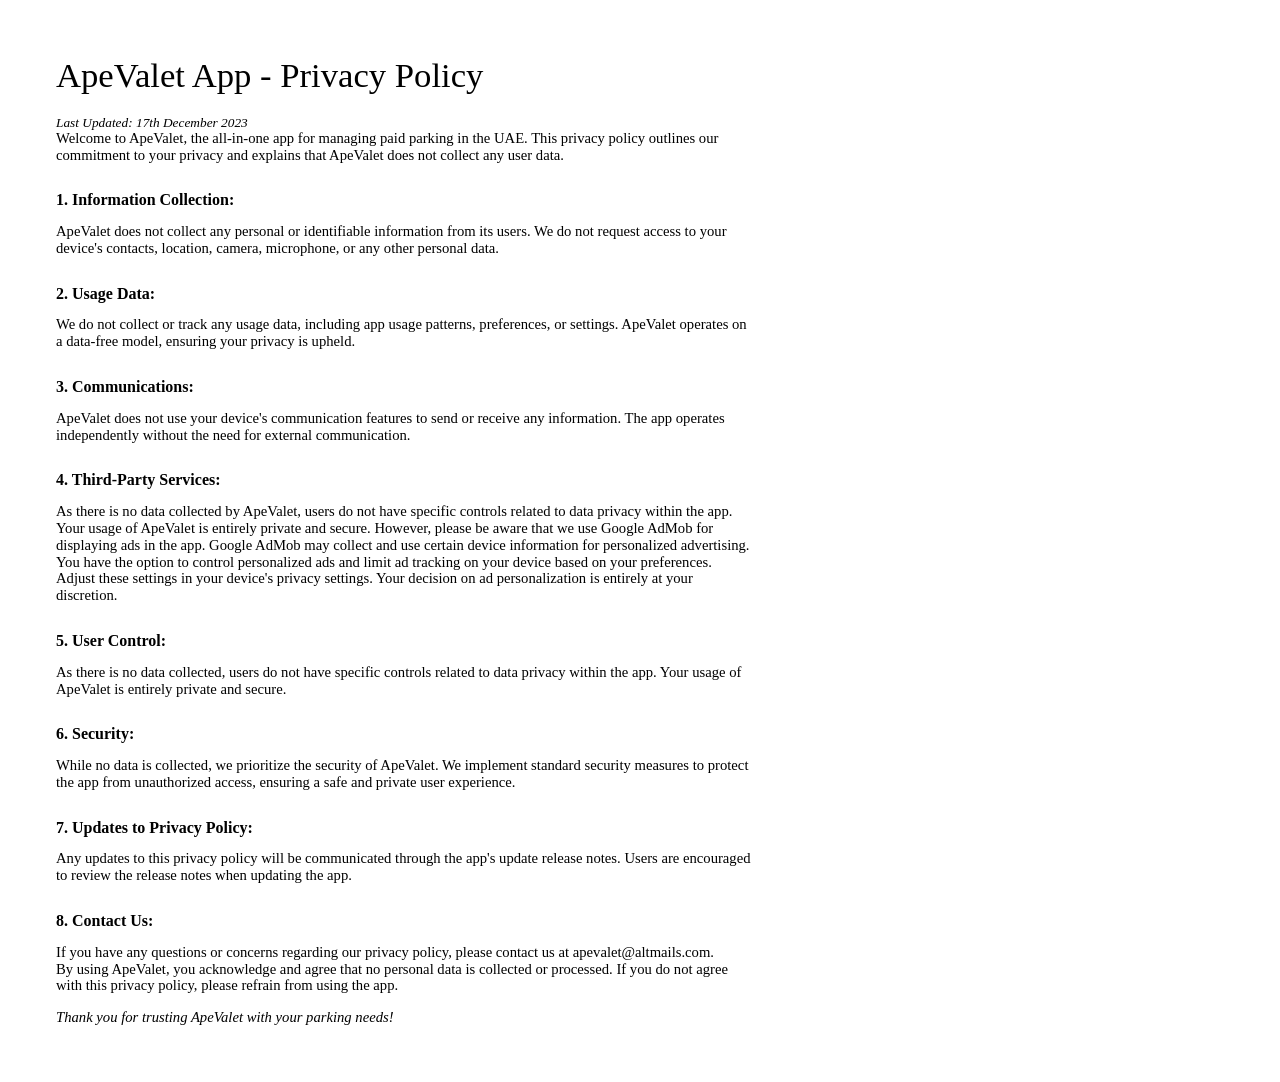
<file: products/apevalet/privacy_en.html>
<html><head><meta content="text/html; charset=UTF-8" http-equiv="content-type"><style type="text/css">@import url(https://themes.googleusercontent.com/fonts/css?kit=x36Tj9cpS-M9VfgRj0yA_t7ulhCpGWLHkj5aPs23rpc);ol{margin:0;padding:0}table td,table th{padding:0}.c8{color:#000000;font-weight:400;text-decoration:none;vertical-align:baseline;font-size:26pt;font-family:"Maven Pro";font-style:normal}.c2{color:#000000;font-weight:400;text-decoration:none;vertical-align:baseline;font-size:11pt;font-family:"Maven Pro";font-style:normal}.c3{color:#000000;font-weight:600;text-decoration:none;vertical-align:baseline;font-size:12pt;font-family:"Maven Pro";font-style:normal}.c4{color:#000000;font-weight:400;text-decoration:none;vertical-align:baseline;font-size:10pt;font-family:"Maven Pro";font-style:italic}.c0{padding-top:0pt;padding-bottom:0pt;line-height:1.15;orphans:2;widows:2;text-align:left;height:11pt}.c1{color:#000000;font-weight:400;text-decoration:none;vertical-align:baseline;font-size:10pt;font-family:"Maven Pro";font-style:normal}.c10{color:#000000;font-weight:400;text-decoration:none;vertical-align:baseline;font-size:11pt;font-family:"Maven Pro";font-style:italic}.c7{padding-top:0pt;padding-bottom:3pt;line-height:1.15;orphans:2;widows:2;text-align:left}.c5{padding-top:0pt;padding-bottom:0pt;line-height:1.15;orphans:2;widows:2;text-align:left}.c9{background-color:#ffffff;max-width:523.3pt;padding:36pt 36pt 36pt 36pt}.c6{page-break-after:avoid}.title{padding-top:0pt;color:#000000;font-size:26pt;padding-bottom:3pt;font-family:"Maven Pro";line-height:1.15;page-break-after:avoid;orphans:2;widows:2;text-align:left}.subtitle{padding-top:0pt;color:#666666;font-size:15pt;padding-bottom:16pt;font-family:"Arial";line-height:1.15;page-break-after:avoid;orphans:2;widows:2;text-align:left}li{color:#000000;font-size:11pt;font-family:"Maven Pro"}p{margin:0;color:#000000;font-size:11pt;font-family:"Maven Pro"}h1{padding-top:20pt;color:#000000;font-size:20pt;padding-bottom:6pt;font-family:"Maven Pro";line-height:1.15;page-break-after:avoid;orphans:2;widows:2;text-align:left}h2{padding-top:0pt;color:#000000;font-weight:600;font-size:12pt;padding-bottom:0pt;font-family:"Maven Pro";line-height:1.15;page-break-after:avoid;orphans:2;widows:2;text-align:left}h3{padding-top:16pt;color:#434343;font-size:14pt;padding-bottom:4pt;font-family:"Maven Pro";line-height:1.15;page-break-after:avoid;orphans:2;widows:2;text-align:left}h4{padding-top:14pt;color:#666666;font-size:12pt;padding-bottom:4pt;font-family:"Maven Pro";line-height:1.15;page-break-after:avoid;orphans:2;widows:2;text-align:left}h5{padding-top:12pt;color:#666666;font-size:11pt;padding-bottom:4pt;font-family:"Maven Pro";line-height:1.15;page-break-after:avoid;orphans:2;widows:2;text-align:left}h6{padding-top:12pt;color:#666666;font-size:11pt;padding-bottom:4pt;font-family:"Maven Pro";line-height:1.15;page-break-after:avoid;font-style:italic;orphans:2;widows:2;text-align:left}</style></head><body class="c9 doc-content"><p class="c6 c7 title" id="h.vlq0z847f9sb"><span class="c8">ApeValet App - Privacy Policy</span></p><p class="c0"><span class="c2"></span></p><p class="c5"><span class="c4">Last Updated: 17th December 2023</span></p><p class="c5"><span class="c2">Welcome to ApeValet, the all-in-one app for managing paid parking in the UAE. This privacy policy outlines our commitment to your privacy and explains that ApeValet does not collect any user data.</span></p><p class="c0"><span class="c1"></span></p><h2 class="c5 c6" id="h.ahzenftp0kou"><span class="c3">1. Information Collection:</span></h2><p class="c5"><span class="c2">ApeValet does not collect any personal or identifiable information from its users. We do not request access to your device&#39;s contacts, location, camera, microphone, or any other personal data.</span></p><p class="c0"><span class="c1"></span></p><h2 class="c5 c6" id="h.y5lho97vk0ry"><span class="c3">2. Usage Data:</span></h2><p class="c5"><span class="c2">We do not collect or track any usage data, including app usage patterns, preferences, or settings. ApeValet operates on a data-free model, ensuring your privacy is upheld.</span></p><p class="c0"><span class="c1"></span></p><h2 class="c5 c6" id="h.28z7fjprw9f2"><span class="c3">3. Communications:</span></h2><p class="c5"><span class="c2">ApeValet does not use your device&#39;s communication features to send or receive any information. The app operates independently without the need for external communication.</span></p><p class="c0"><span class="c1"></span></p><h2 class="c5 c6" id="h.5czqk9ypa1p2"><span class="c3">4. Third-Party Services:</span></h2><p class="c5"><span class="c2">As there is no data collected by ApeValet, users do not have specific controls related to data privacy within the app. Your usage of ApeValet is entirely private and secure. However, please be aware that we use Google AdMob for displaying ads in the app. Google AdMob may collect and use certain device information for personalized advertising. You have the option to control personalized ads and limit ad tracking on your device based on your preferences. Adjust these settings in your device&#39;s privacy settings. Your decision on ad personalization is entirely at your discretion.</span></p><p class="c0"><span class="c1"></span></p><h2 class="c5 c6" id="h.805zg8wsd2ab"><span class="c3">5. User Control:</span></h2><p class="c5"><span class="c2">As there is no data collected, users do not have specific controls related to data privacy within the app. Your usage of ApeValet is entirely private and secure.</span></p><p class="c0"><span class="c1"></span></p><h2 class="c5 c6" id="h.6pwfthksrjwg"><span class="c3">6. Security:</span></h2><p class="c5"><span class="c2">While no data is collected, we prioritize the security of ApeValet. We implement standard security measures to protect the app from unauthorized access, ensuring a safe and private user experience.</span></p><p class="c0"><span class="c1"></span></p><h2 class="c5 c6" id="h.4vxkwvh0zsky"><span class="c3">7. Updates to Privacy Policy:</span></h2><p class="c5"><span class="c2">Any updates to this privacy policy will be communicated through the app&#39;s update release notes. Users are encouraged to review the release notes when updating the app.</span></p><p class="c0"><span class="c1"></span></p><h2 class="c5 c6" id="h.3a1gyi8c7rto"><span class="c3">8. Contact Us:</span></h2><p class="c5"><span class="c2">If you have any questions or concerns regarding our privacy policy, please contact us at apevalet@altmails.com.</span></p><p class="c5"><span class="c2">By using ApeValet, you acknowledge and agree that no personal data is collected or processed. If you do not agree with this privacy policy, please refrain from using the app.</span></p><p class="c0"><span class="c2"></span></p><p class="c5"><span class="c10">Thank you for trusting ApeValet with your parking needs!</span></p></body></html>
</file>
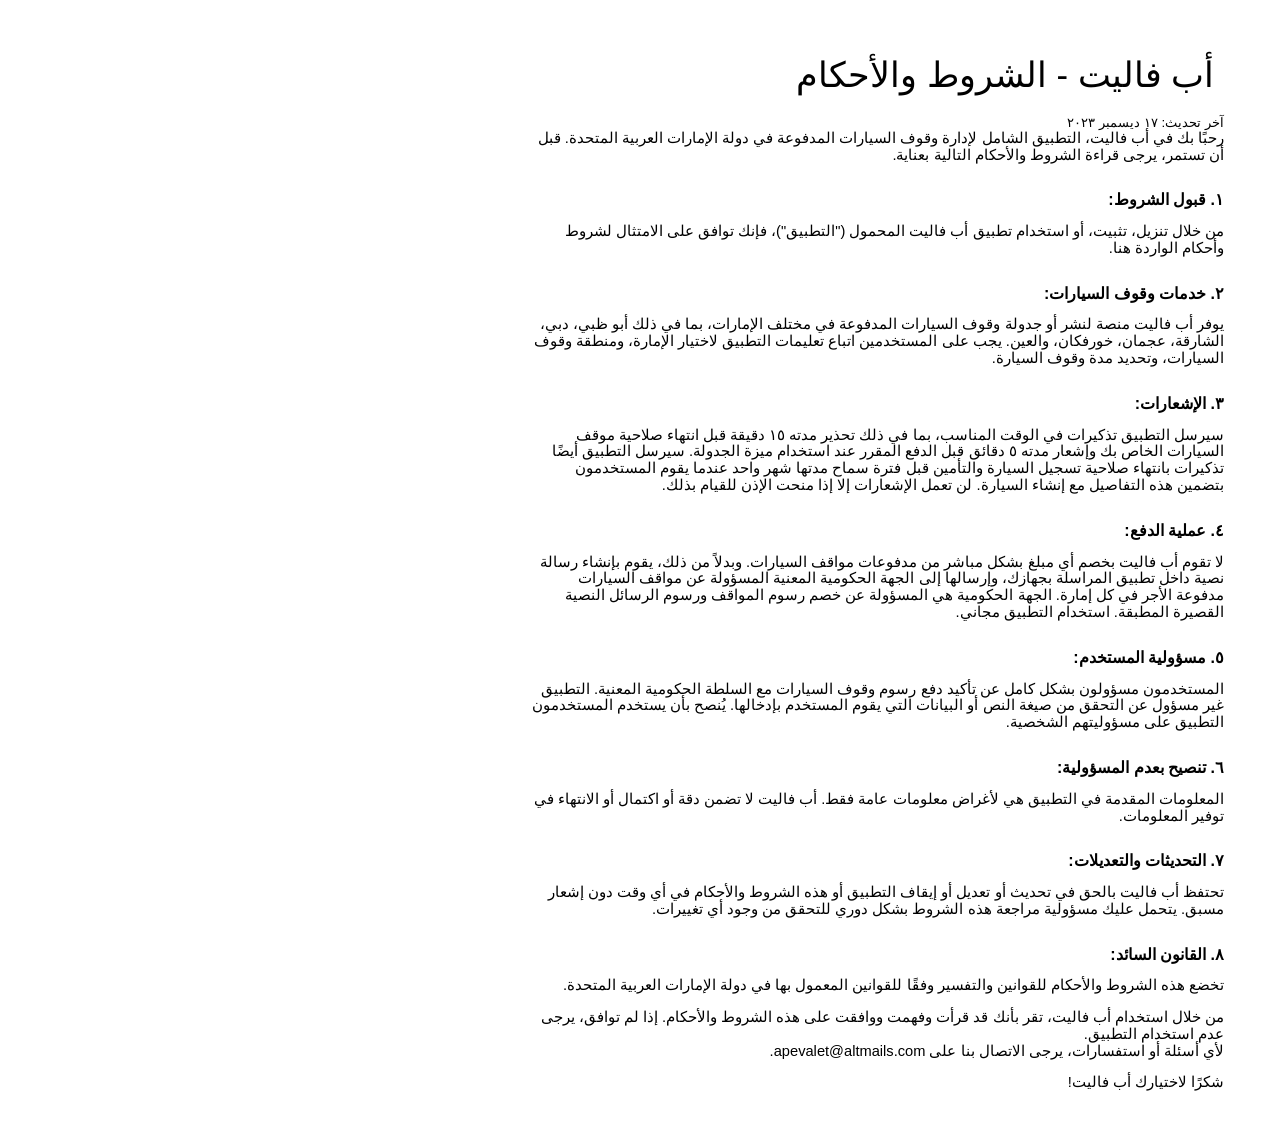
<file: products/apevalet/terms_ar.html>
<html dir="rtl" lang="ar"><head><meta content="text/html; charset=UTF-8" http-equiv="content-type"><style type="text/css">@import url(https://themes.googleusercontent.com/fonts/css?kit=x36Tj9cpS-M9VfgRj0yA_t7ulhCpGWLHkj5aPs23rpc);ol{margin:0;padding:0}table td,table th{padding:0}.c3{color:#000000;font-weight:700;text-decoration:none;vertical-align:baseline;font-size:12pt;font-family:"Arial";font-style:normal}.c2{color:#000000;font-weight:400;text-decoration:none;vertical-align:baseline;font-size:10pt;font-family:"Arial";font-style:normal}.c0{padding-top:0pt;padding-bottom:0pt;line-height:1.15;orphans:2;widows:2;text-align:right;height:11pt}.c1{color:#000000;font-weight:400;text-decoration:none;vertical-align:baseline;font-size:11pt;font-family:"Arial";font-style:normal}.c6{padding-top:0pt;padding-bottom:0pt;line-height:1.15;orphans:2;widows:2;text-align:right}.c9{padding-top:0pt;padding-bottom:3pt;line-height:1.15;orphans:2;widows:2;text-align:right}.c10{color:#000000;text-decoration:none;vertical-align:baseline;font-size:26pt;font-style:normal}.c8{background-color:#ffffff;max-width:523.3pt;padding:36pt 36pt 36pt 36pt}.c5{font-weight:400;font-family:"Arial"}.c4{font-weight:700;font-family:"Arial"}.c7{page-break-after:avoid}.title{padding-top:0pt;color:#000000;font-size:26pt;padding-bottom:3pt;font-family:"Maven Pro";line-height:1.15;page-break-after:avoid;orphans:2;widows:2;text-align:right}.subtitle{padding-top:0pt;color:#666666;font-size:15pt;padding-bottom:16pt;font-family:"Arial";line-height:1.15;page-break-after:avoid;orphans:2;widows:2;text-align:right}li{color:#000000;font-size:11pt;font-family:"Maven Pro"}p{margin:0;color:#000000;font-size:11pt;font-family:"Maven Pro"}h1{padding-top:20pt;color:#000000;font-size:20pt;padding-bottom:6pt;font-family:"Maven Pro";line-height:1.15;page-break-after:avoid;orphans:2;widows:2;text-align:right}h2{padding-top:0pt;color:#000000;font-weight:600;font-size:12pt;padding-bottom:0pt;font-family:"Maven Pro";line-height:1.15;page-break-after:avoid;orphans:2;widows:2;text-align:right}h3{padding-top:16pt;color:#434343;font-size:14pt;padding-bottom:4pt;font-family:"Maven Pro";line-height:1.15;page-break-after:avoid;orphans:2;widows:2;text-align:right}h4{padding-top:14pt;color:#666666;font-size:12pt;padding-bottom:4pt;font-family:"Maven Pro";line-height:1.15;page-break-after:avoid;orphans:2;widows:2;text-align:right}h5{padding-top:12pt;color:#666666;font-size:11pt;padding-bottom:4pt;font-family:"Maven Pro";line-height:1.15;page-break-after:avoid;orphans:2;widows:2;text-align:right}h6{padding-top:12pt;color:#666666;font-size:11pt;padding-bottom:4pt;font-family:"Maven Pro";line-height:1.15;page-break-after:avoid;font-style:italic;orphans:2;widows:2;text-align:right}</style></head><body class="c8 doc-content"><p class="c7 c9 title" dir="rtl" id="h.vlq0z847f9sb"><span class="c5 c10">&nbsp;&#1571;&#1576; &#1601;&#1575;&#1604;&#1610;&#1578; - &#1575;&#1604;&#1588;&#1585;&#1608;&#1591; &#1608;&#1575;&#1604;&#1571;&#1581;&#1603;&#1575;&#1605;</span></p><p class="c0"><span class="c1"></span></p><p class="c6" dir="rtl"><span class="c2">&#1570;&#1582;&#1585; &#1578;&#1581;&#1583;&#1610;&#1579;: &#1633;&#1639; &#1583;&#1610;&#1587;&#1605;&#1576;&#1585; &#1634;&#1632;&#1634;&#1635;</span></p><p class="c6" dir="rtl"><span class="c5">&#1585;&#1581;&#1576;&#1611;&#1575; &#1576;&#1603; &#1601;&#1610; &#1571;&#1576; &#1601;&#1575;&#1604;&#1610;&#1578;&#1548; &#1575;&#1604;&#1578;&#1591;&#1576;&#1610;&#1602; &#1575;&#1604;&#1588;&#1575;&#1605;&#1604; &#1604;&#1573;&#1583;&#1575;&#1585;&#1577; &#1608;&#1602;&#1608;&#1601; &#1575;&#1604;&#1587;&#1610;&#1575;&#1585;&#1575;&#1578; &#1575;&#1604;&#1605;&#1583;&#1601;&#1608;&#1593;&#1577; &#1601;&#1610; &#1583;&#1608;&#1604;&#1577; &#1575;&#1604;&#1573;&#1605;&#1575;&#1585;&#1575;&#1578; &#1575;&#1604;&#1593;&#1585;&#1576;&#1610;&#1577; &#1575;&#1604;&#1605;&#1578;&#1581;&#1583;&#1577;. &#1602;&#1576;&#1604; &#1571;&#1606; &#1578;&#1587;&#1578;&#1605;&#1585;&#1548; &#1610;&#1585;&#1580;&#1609; &#1602;&#1585;&#1575;&#1569;&#1577; &#1575;&#1604;&#1588;&#1585;&#1608;&#1591; &#1608;&#1575;&#1604;&#1571;&#1581;&#1603;&#1575;&#1605; &#1575;&#1604;&#1578;&#1575;&#1604;&#1610;&#1577; &#1576;&#1593;&#1606;&#1575;&#1610;&#1577;.</span></p><p class="c0" dir="rtl"><span class="c2"></span></p><h2 class="c6 c7" dir="rtl" id="h.ahzenftp0kou"><span class="c4">&#1633;. &#1602;&#1576;&#1608;&#1604; &#1575;&#1604;&#1588;&#1585;&#1608;&#1591;:</span></h2><p class="c6" dir="rtl"><span class="c5">&#1605;&#1606; &#1582;&#1604;&#1575;&#1604; &#1578;&#1606;&#1586;&#1610;&#1604;&#1548; &#1578;&#1579;&#1576;&#1610;&#1578;&#1548; &#1571;&#1608; &#1575;&#1587;&#1578;&#1582;&#1583;&#1575;&#1605; &#1578;&#1591;&#1576;&#1610;&#1602; &#1571;&#1576; &#1601;&#1575;&#1604;&#1610;&#1578; &#1575;&#1604;&#1605;&#1581;&#1605;&#1608;&#1604; (&quot;&#1575;&#1604;&#1578;&#1591;&#1576;&#1610;&#1602;&quot;)&#1548; &#1601;&#1573;&#1606;&#1603; &#1578;&#1608;&#1575;&#1601;&#1602; &#1593;&#1604;&#1609; &#1575;&#1604;&#1575;&#1605;&#1578;&#1579;&#1575;&#1604; &#1604;&#1588;&#1585;&#1608;&#1591; &#1608;&#1571;&#1581;&#1603;&#1575;&#1605; &#1575;&#1604;&#1608;&#1575;&#1585;&#1583;&#1577; &#1607;&#1606;&#1575;.</span></p><p class="c0" dir="rtl"><span class="c2"></span></p><h2 class="c6 c7" dir="rtl" id="h.y5lho97vk0ry"><span class="c4">&#1634;. &#1582;&#1583;&#1605;&#1575;&#1578; &#1608;&#1602;&#1608;&#1601; &#1575;&#1604;&#1587;&#1610;&#1575;&#1585;&#1575;&#1578;:</span></h2><p class="c6" dir="rtl"><span class="c5">&#1610;&#1608;&#1601;&#1585; &#1571;&#1576; &#1601;&#1575;&#1604;&#1610;&#1578; &#1605;&#1606;&#1589;&#1577; &#1604;&#1606;&#1588;&#1585; &#1571;&#1608; &#1580;&#1583;&#1608;&#1604;&#1577; &#1608;&#1602;&#1608;&#1601; &#1575;&#1604;&#1587;&#1610;&#1575;&#1585;&#1575;&#1578; &#1575;&#1604;&#1605;&#1583;&#1601;&#1608;&#1593;&#1577; &#1601;&#1610; &#1605;&#1582;&#1578;&#1604;&#1601; &#1575;&#1604;&#1573;&#1605;&#1575;&#1585;&#1575;&#1578;&#1548; &#1576;&#1605;&#1575; &#1601;&#1610; &#1584;&#1604;&#1603; &#1571;&#1576;&#1608; &#1592;&#1576;&#1610;&#1548; &#1583;&#1576;&#1610;&#1548; &#1575;&#1604;&#1588;&#1575;&#1585;&#1602;&#1577;&#1548; &#1593;&#1580;&#1605;&#1575;&#1606;&#1548; &#1582;&#1608;&#1585;&#1601;&#1603;&#1575;&#1606;&#1548; &#1608;&#1575;&#1604;&#1593;&#1610;&#1606;. &#1610;&#1580;&#1576; &#1593;&#1604;&#1609; &#1575;&#1604;&#1605;&#1587;&#1578;&#1582;&#1583;&#1605;&#1610;&#1606; &#1575;&#1578;&#1576;&#1575;&#1593; &#1578;&#1593;&#1604;&#1610;&#1605;&#1575;&#1578; &#1575;&#1604;&#1578;&#1591;&#1576;&#1610;&#1602; &#1604;&#1575;&#1582;&#1578;&#1610;&#1575;&#1585; &#1575;&#1604;&#1573;&#1605;&#1575;&#1585;&#1577;&#1548; &#1608;&#1605;&#1606;&#1591;&#1602;&#1577; &#1608;&#1602;&#1608;&#1601; &#1575;&#1604;&#1587;&#1610;&#1575;&#1585;&#1575;&#1578;&#1548; &#1608;&#1578;&#1581;&#1583;&#1610;&#1583; &#1605;&#1583;&#1577; &#1608;&#1602;&#1608;&#1601; &#1575;&#1604;&#1587;&#1610;&#1575;&#1585;&#1577;.</span></p><p class="c0" dir="rtl"><span class="c2"></span></p><h2 class="c6 c7" dir="rtl" id="h.28z7fjprw9f2"><span class="c4">&#1635;. &#1575;&#1604;&#1573;&#1588;&#1593;&#1575;&#1585;&#1575;&#1578;:</span></h2><p class="c6" dir="rtl"><span class="c5">&#1587;&#1610;&#1585;&#1587;&#1604; &#1575;&#1604;&#1578;&#1591;&#1576;&#1610;&#1602; &#1578;&#1584;&#1603;&#1610;&#1585;&#1575;&#1578; &#1601;&#1610; &#1575;&#1604;&#1608;&#1602;&#1578; &#1575;&#1604;&#1605;&#1606;&#1575;&#1587;&#1576;&#1548; &#1576;&#1605;&#1575; &#1601;&#1610; &#1584;&#1604;&#1603; &#1578;&#1581;&#1584;&#1610;&#1585; &#1605;&#1583;&#1578;&#1607; &#1633;&#1637; &#1583;&#1602;&#1610;&#1602;&#1577; &#1602;&#1576;&#1604; &#1575;&#1606;&#1578;&#1607;&#1575;&#1569; &#1589;&#1604;&#1575;&#1581;&#1610;&#1577; &#1605;&#1608;&#1602;&#1601; &#1575;&#1604;&#1587;&#1610;&#1575;&#1585;&#1575;&#1578; &#1575;&#1604;&#1582;&#1575;&#1589; &#1576;&#1603; &#1608;&#1573;&#1588;&#1593;&#1575;&#1585; &#1605;&#1583;&#1578;&#1607; &#1637; &#1583;&#1602;&#1575;&#1574;&#1602; &#1602;&#1576;&#1604; &#1575;&#1604;&#1583;&#1601;&#1593; &#1575;&#1604;&#1605;&#1602;&#1585;&#1585; &#1593;&#1606;&#1583; &#1575;&#1587;&#1578;&#1582;&#1583;&#1575;&#1605; &#1605;&#1610;&#1586;&#1577; &#1575;&#1604;&#1580;&#1583;&#1608;&#1604;&#1577;. &#1587;&#1610;&#1585;&#1587;&#1604; &#1575;&#1604;&#1578;&#1591;&#1576;&#1610;&#1602; &#1571;&#1610;&#1590;&#1611;&#1575; &#1578;&#1584;&#1603;&#1610;&#1585;&#1575;&#1578; &#1576;&#1575;&#1606;&#1578;&#1607;&#1575;&#1569; &#1589;&#1604;&#1575;&#1581;&#1610;&#1577; &#1578;&#1587;&#1580;&#1610;&#1604; &#1575;&#1604;&#1587;&#1610;&#1575;&#1585;&#1577; &#1608;&#1575;&#1604;&#1578;&#1571;&#1605;&#1610;&#1606; &#1602;&#1576;&#1604; &#1601;&#1578;&#1585;&#1577; &#1587;&#1605;&#1575;&#1581; &#1605;&#1583;&#1578;&#1607;&#1575; &#1588;&#1607;&#1585; &#1608;&#1575;&#1581;&#1583; &#1593;&#1606;&#1583;&#1605;&#1575; &#1610;&#1602;&#1608;&#1605; &#1575;&#1604;&#1605;&#1587;&#1578;&#1582;&#1583;&#1605;&#1608;&#1606; &#1576;&#1578;&#1590;&#1605;&#1610;&#1606; &#1607;&#1584;&#1607; &#1575;&#1604;&#1578;&#1601;&#1575;&#1589;&#1610;&#1604; &#1605;&#1593; &#1573;&#1606;&#1588;&#1575;&#1569; &#1575;&#1604;&#1587;&#1610;&#1575;&#1585;&#1577;. &#1604;&#1606; &#1578;&#1593;&#1605;&#1604; &#1575;&#1604;&#1573;&#1588;&#1593;&#1575;&#1585;&#1575;&#1578; &#1573;&#1604;&#1575; &#1573;&#1584;&#1575; &#1605;&#1606;&#1581;&#1578; &#1575;&#1604;&#1573;&#1584;&#1606; &#1604;&#1604;&#1602;&#1610;&#1575;&#1605; &#1576;&#1584;&#1604;&#1603;.</span></p><p class="c0" dir="rtl"><span class="c2"></span></p><h2 class="c6 c7" dir="rtl" id="h.5czqk9ypa1p2"><span class="c4">&#1636;. &#1593;&#1605;&#1604;&#1610;&#1577; &#1575;&#1604;&#1583;&#1601;&#1593;:</span></h2><p class="c6" dir="rtl"><span class="c5">&#1604;&#1575; &#1578;&#1602;&#1608;&#1605; &#1571;&#1576; &#1601;&#1575;&#1604;&#1610;&#1578; &#1576;&#1582;&#1589;&#1605; &#1571;&#1610; &#1605;&#1576;&#1604;&#1594; &#1576;&#1588;&#1603;&#1604; &#1605;&#1576;&#1575;&#1588;&#1585; &#1605;&#1606; &#1605;&#1583;&#1601;&#1608;&#1593;&#1575;&#1578; &#1605;&#1608;&#1575;&#1602;&#1601; &#1575;&#1604;&#1587;&#1610;&#1575;&#1585;&#1575;&#1578;. &#1608;&#1576;&#1583;&#1604;&#1575;&#1611; &#1605;&#1606; &#1584;&#1604;&#1603;&#1548; &#1610;&#1602;&#1608;&#1605; &#1576;&#1573;&#1606;&#1588;&#1575;&#1569; &#1585;&#1587;&#1575;&#1604;&#1577; &#1606;&#1589;&#1610;&#1577; &#1583;&#1575;&#1582;&#1604; &#1578;&#1591;&#1576;&#1610;&#1602; &#1575;&#1604;&#1605;&#1585;&#1575;&#1587;&#1604;&#1577; &#1576;&#1580;&#1607;&#1575;&#1586;&#1603;&#1548; &#1608;&#1573;&#1585;&#1587;&#1575;&#1604;&#1607;&#1575; &#1573;&#1604;&#1609; &#1575;&#1604;&#1580;&#1607;&#1577; &#1575;&#1604;&#1581;&#1603;&#1608;&#1605;&#1610;&#1577; &#1575;&#1604;&#1605;&#1593;&#1606;&#1610;&#1577; &#1575;&#1604;&#1605;&#1587;&#1572;&#1608;&#1604;&#1577; &#1593;&#1606; &#1605;&#1608;&#1575;&#1602;&#1601; &#1575;&#1604;&#1587;&#1610;&#1575;&#1585;&#1575;&#1578; &#1605;&#1583;&#1601;&#1608;&#1593;&#1577; &#1575;&#1604;&#1571;&#1580;&#1585; &#1601;&#1610; &#1603;&#1604; &#1573;&#1605;&#1575;&#1585;&#1577;. &#1575;&#1604;&#1580;&#1607;&#1577; &#1575;&#1604;&#1581;&#1603;&#1608;&#1605;&#1610;&#1577; &#1607;&#1610; &#1575;&#1604;&#1605;&#1587;&#1572;&#1608;&#1604;&#1577; &#1593;&#1606; &#1582;&#1589;&#1605; &#1585;&#1587;&#1608;&#1605; &#1575;&#1604;&#1605;&#1608;&#1575;&#1602;&#1601; &#1608;&#1585;&#1587;&#1608;&#1605; &#1575;&#1604;&#1585;&#1587;&#1575;&#1574;&#1604; &#1575;&#1604;&#1606;&#1589;&#1610;&#1577; &#1575;&#1604;&#1602;&#1589;&#1610;&#1585;&#1577; &#1575;&#1604;&#1605;&#1591;&#1576;&#1602;&#1577;. &#1575;&#1587;&#1578;&#1582;&#1583;&#1575;&#1605; &#1575;&#1604;&#1578;&#1591;&#1576;&#1610;&#1602; &#1605;&#1580;&#1575;&#1606;&#1610;.</span></p><p class="c0" dir="rtl"><span class="c2"></span></p><h2 class="c6 c7" dir="rtl" id="h.805zg8wsd2ab"><span class="c4">&#1637;. &#1605;&#1587;&#1572;&#1608;&#1604;&#1610;&#1577; &#1575;&#1604;&#1605;&#1587;&#1578;&#1582;&#1583;&#1605;:</span></h2><p class="c6" dir="rtl"><span class="c5">&#1575;&#1604;&#1605;&#1587;&#1578;&#1582;&#1583;&#1605;&#1608;&#1606; &#1605;&#1587;&#1572;&#1608;&#1604;&#1608;&#1606; &#1576;&#1588;&#1603;&#1604; &#1603;&#1575;&#1605;&#1604; &#1593;&#1606; &#1578;&#1571;&#1603;&#1610;&#1583; &#1583;&#1601;&#1593; &#1585;&#1587;&#1608;&#1605; &#1608;&#1602;&#1608;&#1601; &#1575;&#1604;&#1587;&#1610;&#1575;&#1585;&#1575;&#1578; &#1605;&#1593; &#1575;&#1604;&#1587;&#1604;&#1591;&#1577; &#1575;&#1604;&#1581;&#1603;&#1608;&#1605;&#1610;&#1577; &#1575;&#1604;&#1605;&#1593;&#1606;&#1610;&#1577;. &#1575;&#1604;&#1578;&#1591;&#1576;&#1610;&#1602; &#1594;&#1610;&#1585; &#1605;&#1587;&#1572;&#1608;&#1604; &#1593;&#1606; &#1575;&#1604;&#1578;&#1581;&#1602;&#1602; &#1605;&#1606; &#1589;&#1610;&#1594;&#1577; &#1575;&#1604;&#1606;&#1589; &#1571;&#1608; &#1575;&#1604;&#1576;&#1610;&#1575;&#1606;&#1575;&#1578; &#1575;&#1604;&#1578;&#1610; &#1610;&#1602;&#1608;&#1605; &#1575;&#1604;&#1605;&#1587;&#1578;&#1582;&#1583;&#1605; &#1576;&#1573;&#1583;&#1582;&#1575;&#1604;&#1607;&#1575;. &#1610;&#1615;&#1606;&#1589;&#1581; &#1576;&#1571;&#1606; &#1610;&#1587;&#1578;&#1582;&#1583;&#1605; &#1575;&#1604;&#1605;&#1587;&#1578;&#1582;&#1583;&#1605;&#1608;&#1606; &#1575;&#1604;&#1578;&#1591;&#1576;&#1610;&#1602; &#1593;&#1604;&#1609; &#1605;&#1587;&#1572;&#1608;&#1604;&#1610;&#1578;&#1607;&#1605; &#1575;&#1604;&#1588;&#1582;&#1589;&#1610;&#1577;.</span></p><p class="c0" dir="rtl"><span class="c2"></span></p><h2 class="c6 c7" dir="rtl" id="h.6pwfthksrjwg"><span class="c4">&#1638;. &#1578;&#1606;&#1589;&#1610;&#1581; &#1576;&#1593;&#1583;&#1605; &#1575;&#1604;&#1605;&#1587;&#1572;&#1608;&#1604;&#1610;&#1577;:</span></h2><p class="c6" dir="rtl"><span class="c5">&#1575;&#1604;&#1605;&#1593;&#1604;&#1608;&#1605;&#1575;&#1578; &#1575;&#1604;&#1605;&#1602;&#1583;&#1605;&#1577; &#1601;&#1610; &#1575;&#1604;&#1578;&#1591;&#1576;&#1610;&#1602; &#1607;&#1610; &#1604;&#1571;&#1594;&#1585;&#1575;&#1590; &#1605;&#1593;&#1604;&#1608;&#1605;&#1575;&#1578; &#1593;&#1575;&#1605;&#1577; &#1601;&#1602;&#1591;. &#1571;&#1576; &#1601;&#1575;&#1604;&#1610;&#1578; &#1604;&#1575; &#1578;&#1590;&#1605;&#1606; &#1583;&#1602;&#1577; &#1571;&#1608; &#1575;&#1603;&#1578;&#1605;&#1575;&#1604; &#1571;&#1608; &#1575;&#1604;&#1575;&#1606;&#1578;&#1607;&#1575;&#1569; &#1601;&#1610; &#1578;&#1608;&#1601;&#1610;&#1585; &#1575;&#1604;&#1605;&#1593;&#1604;&#1608;&#1605;&#1575;&#1578;.</span></p><p class="c0" dir="rtl"><span class="c2"></span></p><h2 class="c6 c7" dir="rtl" id="h.4vxkwvh0zsky"><span class="c4">&#1639;. &#1575;&#1604;&#1578;&#1581;&#1583;&#1610;&#1579;&#1575;&#1578; &#1608;&#1575;&#1604;&#1578;&#1593;&#1583;&#1610;&#1604;&#1575;&#1578;:</span></h2><p class="c6" dir="rtl"><span class="c5">&#1578;&#1581;&#1578;&#1601;&#1592; &#1571;&#1576; &#1601;&#1575;&#1604;&#1610;&#1578; &#1576;&#1575;&#1604;&#1581;&#1602; &#1601;&#1610; &#1578;&#1581;&#1583;&#1610;&#1579; &#1571;&#1608; &#1578;&#1593;&#1583;&#1610;&#1604; &#1571;&#1608; &#1573;&#1610;&#1602;&#1575;&#1601; &#1575;&#1604;&#1578;&#1591;&#1576;&#1610;&#1602; &#1571;&#1608; &#1607;&#1584;&#1607; &#1575;&#1604;&#1588;&#1585;&#1608;&#1591; &#1608;&#1575;&#1604;&#1571;&#1581;&#1603;&#1575;&#1605; &#1601;&#1610; &#1571;&#1610; &#1608;&#1602;&#1578; &#1583;&#1608;&#1606; &#1573;&#1588;&#1593;&#1575;&#1585; &#1605;&#1587;&#1576;&#1602;. &#1610;&#1578;&#1581;&#1605;&#1604; &#1593;&#1604;&#1610;&#1603; &#1605;&#1587;&#1572;&#1608;&#1604;&#1610;&#1577; &#1605;&#1585;&#1575;&#1580;&#1593;&#1577; &#1607;&#1584;&#1607; &#1575;&#1604;&#1588;&#1585;&#1608;&#1591; &#1576;&#1588;&#1603;&#1604; &#1583;&#1608;&#1585;&#1610; &#1604;&#1604;&#1578;&#1581;&#1602;&#1602; &#1605;&#1606; &#1608;&#1580;&#1608;&#1583; &#1571;&#1610; &#1578;&#1594;&#1610;&#1610;&#1585;&#1575;&#1578;.</span></p><p class="c0" dir="rtl"><span class="c2"></span></p><h2 class="c6 c7" dir="rtl" id="h.3a1gyi8c7rto"><span class="c4">&#1640;. &#1575;&#1604;&#1602;&#1575;&#1606;&#1608;&#1606; &#1575;&#1604;&#1587;&#1575;&#1574;&#1583;:</span></h2><p class="c6" dir="rtl"><span class="c1">&#1578;&#1582;&#1590;&#1593; &#1607;&#1584;&#1607; &#1575;&#1604;&#1588;&#1585;&#1608;&#1591; &#1608;&#1575;&#1604;&#1571;&#1581;&#1603;&#1575;&#1605; &#1604;&#1604;&#1602;&#1608;&#1575;&#1606;&#1610;&#1606; &#1608;&#1575;&#1604;&#1578;&#1601;&#1587;&#1610;&#1585; &#1608;&#1601;&#1602;&#1611;&#1575; &#1604;&#1604;&#1602;&#1608;&#1575;&#1606;&#1610;&#1606; &#1575;&#1604;&#1605;&#1593;&#1605;&#1608;&#1604; &#1576;&#1607;&#1575; &#1601;&#1610; &#1583;&#1608;&#1604;&#1577; &#1575;&#1604;&#1573;&#1605;&#1575;&#1585;&#1575;&#1578; &#1575;&#1604;&#1593;&#1585;&#1576;&#1610;&#1577; &#1575;&#1604;&#1605;&#1578;&#1581;&#1583;&#1577;.</span></p><p class="c0" dir="rtl"><span class="c1"></span></p><p class="c6" dir="rtl"><span class="c1">&#1605;&#1606; &#1582;&#1604;&#1575;&#1604; &#1575;&#1587;&#1578;&#1582;&#1583;&#1575;&#1605; &#1571;&#1576; &#1601;&#1575;&#1604;&#1610;&#1578;&#1548; &#1578;&#1602;&#1585; &#1576;&#1571;&#1606;&#1603; &#1602;&#1583; &#1602;&#1585;&#1571;&#1578; &#1608;&#1601;&#1607;&#1605;&#1578; &#1608;&#1608;&#1575;&#1601;&#1602;&#1578; &#1593;&#1604;&#1609; &#1607;&#1584;&#1607; &#1575;&#1604;&#1588;&#1585;&#1608;&#1591; &#1608;&#1575;&#1604;&#1571;&#1581;&#1603;&#1575;&#1605;. &#1573;&#1584;&#1575; &#1604;&#1605; &#1578;&#1608;&#1575;&#1601;&#1602;&#1548; &#1610;&#1585;&#1580;&#1609; &#1593;&#1583;&#1605; &#1575;&#1587;&#1578;&#1582;&#1583;&#1575;&#1605; &#1575;&#1604;&#1578;&#1591;&#1576;&#1610;&#1602;.</span></p><p class="c6" dir="rtl"><span class="c5">&#1604;&#1571;&#1610; &#1571;&#1587;&#1574;&#1604;&#1577; &#1571;&#1608; &#1575;&#1587;&#1578;&#1601;&#1587;&#1575;&#1585;&#1575;&#1578;&#1548; &#1610;&#1585;&#1580;&#1609; &#1575;&#1604;&#1575;&#1578;&#1589;&#1575;&#1604; &#1576;&#1606;&#1575; &#1593;&#1604;&#1609; apevalet@altmails.com.</span></p><p class="c0" dir="rtl"><span class="c1"></span></p><p class="c6" dir="rtl"><span class="c5">&#1588;&#1603;&#1585;&#1611;&#1575; &#1604;&#1575;&#1582;&#1578;&#1610;&#1575;&#1585;&#1603; &#1571;&#1576; &#1601;&#1575;&#1604;&#1610;&#1578;!</span></p></body></html>
</file>
<file: assets/css/style.css>
.navbar-logo,a{text-decoration:none}.navbar-logo-text,body{color:var(--text-primary)}.mobile-nav a,.navbar-cta,.navbar-links a{letter-spacing:.1em;text-transform:uppercase}.card-tag,.mobile-nav a,.navbar-cta,.navbar-links a,.pricing-badge{text-transform:uppercase}:root{--bg-base:#f8fafc;--bg-container:#ffffff;--bg-section-alt:#f1f5f9;--bg-card:#ffffff;--bg-nav:rgba(255, 255, 255, 0.8);--accent-500:#2563eb;--accent-400:#3b82f6;--accent-300:#60a5fa;--accent-glow:rgba(37, 99, 235, 0.15);--accent-glow-subtle:rgba(37, 99, 235, 0.05);--text-primary:#1e293b;--text-secondary:#475569;--text-tertiary:#64748b;--text-heading:#0f172a;--text-nav:#475569;--text-nav-hover:#2563eb;--border-subtle:rgba(15, 23, 42, 0.08);--border-default:rgba(15, 23, 42, 0.12);--border-hover:rgba(37, 99, 235, 0.4);--border-accent:rgba(37, 99, 235, 0.3);--border-accent-hover:rgba(37, 99, 235, 0.6);--shadow-soft:0 4px 12px rgba(0, 0, 0, 0.08);--shadow-glow:0 10px 30px -10px rgba(37, 99, 235, 0.15);--gradient-text:linear-gradient(to bottom, #0f172a, #334155);--gradient-cta-border:linear-gradient(180deg,
            rgba(37, 99, 235, 1) 0%,
            rgba(37, 99, 235, 0) 100%);--gradient-aurora-1:conic-gradient(from 0deg at 50% 50%,
            #2563eb,
            #3b82f6,
            #60a5fa,
            #2563eb);--gradient-aurora-2:conic-gradient(from 90deg at 50% 50%,
            #2563eb,
            #3b82f6,
            #60a5fa,
            #2563eb);--gradient-aurora-3:conic-gradient(from 180deg at 50% 50%,
            #2563eb,
            #3b82f6,
            #60a5fa,
            #2563eb);--blur-nav:12px;--blur-card:0px;--blur-aurora:80px;--radius-sm:8px;--radius-md:12px;--radius-lg:16px;--radius-xl:24px;--radius-full:9999px;--font-primary:"Inter",sans-serif;--font-display:"Inter",sans-serif;--ease-reveal:cubic-bezier(0.16, 1, 0.3, 1);--duration-reveal:0.8s;--duration-fast:150ms;--duration-normal:300ms;--duration-slow:500ms}*,::after,::before{margin:0;padding:0;box-sizing:border-box}html{scroll-behavior:smooth;-webkit-font-smoothing:antialiased;-moz-osx-font-smoothing:grayscale}body{font-family:var(--font-primary);background-color:var(--bg-base);line-height:1.5;overflow-x:hidden}a{color:inherit}img{display:block;max-width:100%}ul{list-style:none}.container{max-width:940px;margin-left:auto;margin-right:auto;padding-left:24px;padding-right:24px}.gradient-text{background:var(--gradient-text);-webkit-background-clip:text;background-clip:text;-webkit-text-fill-color:transparent}.lang-btn,.navbar{background:var(--bg-nav)}.reveal-on-scroll{opacity:0;transform:translateY(30px);transition:opacity var(--duration-reveal) var(--ease-reveal),transform var(--duration-reveal) var(--ease-reveal)}.reveal-on-scroll.revealed{opacity:1;transform:translateY(0)}@media (prefers-reduced-motion:reduce){.reveal-on-scroll{opacity:1;transform:none;transition:none}.aurora-blob{animation:none!important}}.navbar{position:fixed;top:0;left:0;width:100%;height:64px;backdrop-filter:blur(var(--blur-nav));-webkit-backdrop-filter:blur(var(--blur-nav));border-bottom:1px solid var(--border-subtle);z-index:50;display:flex;align-items:center;justify-content:center}.navbar-inner,.navbar-logo{display:flex;align-items:center}.navbar-inner{max-width:1280px;width:100%;padding:0 24px;justify-content:space-between}.lang-btn,.navbar-links{align-items:center;display:flex}.navbar-logo img,.navbar-logo picture{display:block;height:36px;width:auto;max-width:100%}.navbar-logo svg{width:20px;height:20px;stroke:var(--accent-500)}.navbar-logo-text{font-family:var(--font-display);font-size:18px;font-weight:500}.lang-btn,.navbar-cta{font-family:var(--font-primary)}.lang-btn,.navbar-links a{font-size:14px;font-weight:500}.navbar-links{gap:20px}.navbar-links a{color:var(--text-nav);transition:color var(--duration-fast) ease}.lang-btn,.lang-menu button{color:var(--text-secondary);gap:8px;cursor:pointer}.mobile-nav a:hover,.navbar-links a:hover{color:var(--text-nav-hover)}.lang-dropdown{position:relative}.lang-btn{backdrop-filter:blur(var(--blur-nav));-webkit-backdrop-filter:blur(var(--blur-nav));border:1px solid transparent;padding:6px 12px;border-radius:var(--radius-full);box-shadow:var(--shadow-soft)}.callout,.lang-menu{border:1px solid var(--border-default)}.lang-btn svg{width:22px;height:14px;stroke:currentColor;fill:none;stroke-width:2}.lang-btn .icon-wrap{width:22px;height:14px;min-width:0;background:0 0;display:flex;align-items:center;overflow:hidden}.lang-menu{position:absolute;top:120%;right:0;background:#fff;border-radius:var(--radius-sm);box-shadow:0 4px 12px rgba(0,0,0,.05);min-width:140px;display:none;flex-direction:column;overflow:hidden;z-index:10;padding:4px}.lang-menu .icon-wrap,.lang-menu button{background:0 0;align-items:center;display:flex}.lang-menu.open,.mobile-nav.open{display:flex}.lang-menu button{border:none;padding:8px 12px;text-align:left;font-size:16px;font-weight:400;border-radius:4px;transition:background .2s,color .2s}.btn-primary,.navbar-cta{border-radius:var(--radius-full)}.lang-menu button:hover{background:var(--accent-glow);color:var(--accent-500)}.lang-menu .icon-wrap{width:22px;height:auto;min-width:22px;overflow:hidden;justify-content:center}.lang-menu .icon-wrap svg{width:100%;height:100%;stroke:none}.navbar-cta{font-size:12px;font-weight:700;background:var(--accent-500);color:#fff;padding:8px 20px;border:none;cursor:pointer;box-shadow:var(--shadow-soft);transition:background var(--duration-fast) ease}.btn-primary:hover,.cta-button:hover,.navbar-cta:hover{background:var(--accent-400)}.navbar-right{display:flex;align-items:center;gap:12px}.navbar-mobile-toggle{display:none;background:0 0;border:none;cursor:pointer;padding:4px}.navbar-mobile-toggle svg{width:24px;height:24px;stroke:var(--text-primary)}.mobile-nav{display:none;position:fixed;top:64px;left:0;width:100%;background:rgba(255,255,255,.95);backdrop-filter:blur(16px);-webkit-backdrop-filter:blur(16px);border-bottom:1px solid var(--border-subtle);z-index:49;padding:24px;flex-direction:column;gap:20px}.btn-primary,.hero{align-items:center}.mobile-nav a{font-size:14px;font-weight:500;color:var(--text-nav);padding:8px 0}.hero{min-height:100vh;padding-top:128px;padding-bottom:80px;position:relative;overflow:hidden;display:flex}.aurora-container{position:absolute;inset:0;z-index:0;pointer-events:none;overflow:hidden}.hero-bg-img{width:100%;height:100%;object-fit:cover;object-position:center}.hero-overlay{position:absolute;inset:0;background:radial-gradient(ellipse at center,rgba(255,255,255,.9) 0,rgba(255,255,255,.7) 40%,rgba(241,245,249,.95) 100%);z-index:1}.card-media,.card-overlay,.glass-card,.hero-content{position:relative}.hero-content{z-index:2;max-width:896px;margin:0 auto;padding:64px 24px 0}.hero-subtitle,.section-subtitle{text-align:center;max-width:640px}.hero-headline{font-family:var(--font-display);font-weight:300;font-size:72px;line-height:1.1;letter-spacing:-.05em;text-align:center}.hero-headline .accent-word{color:var(--accent-500);-webkit-text-fill-color:var(--accent-500)}.hero-subtitle{font-weight:400;font-size:24px;line-height:1.5;color:var(--text-secondary);margin:32px auto 0}.hero-buttons{display:flex;gap:16px;justify-content:center;margin-top:48px;flex-wrap:wrap}.btn-primary,.btn-secondary{font-family:var(--font-primary);font-weight:700;padding:16px 32px;transition:background var(--duration-normal) ease;display:inline-flex;gap:8px;font-size:16px;cursor:pointer}.btn-primary{background:var(--accent-500);color:#fff;border:none;box-shadow:var(--shadow-glow)}.btn-secondary{background:rgba(15,23,42,.05);color:var(--text-primary);border-radius:var(--radius-full);border:1px solid var(--border-default);align-items:center}.callout-heading,.card-title,.pricing-badge,.section-title{font-family:var(--font-display)}.callout,.glass-card,.trigger-card{transition:border-color var(--duration-normal) ease,transform var(--duration-slow) ease,box-shadow var(--duration-normal) ease}.btn-secondary:hover{background:rgba(15,23,42,.1)}.trust-badges{display:flex;flex-wrap:wrap;gap:16px 24px;justify-content:center;margin-top:48px}.trust-badge{font-size:16px;font-weight:500;color:var(--text-secondary);display:flex;align-items:center;gap:8px}.callout p strong,.callout-body strong,.trust-badge .check{color:var(--accent-500);font-weight:600}.section{padding:96px 0}.section-alt{background:var(--bg-section-alt)}.section-container{background:var(--bg-container)}.section-title{font-weight:300;font-size:52px;line-height:1.1;letter-spacing:-.05em;text-align:center}.section-subtitle{font-weight:400;font-size:22px;line-height:1.5;color:var(--text-secondary);margin:20px auto 0}.section-subtitle strong,.section-title strong{color:var(--accent-500)}.glass-card{background:var(--bg-card);border-radius:var(--radius-xl);border:1px solid var(--border-default);overflow:hidden;display:flex;flex-direction:column}.callout:hover,.glass-card:hover,.pricing-card:hover,.trigger-card:hover{border-color:var(--border-hover);transform:translateY(-4px);box-shadow:var(--shadow-glow)}.faq-item.open,.glass-card.featured,.pricing-card.featured{border-color:var(--border-accent)}.glass-card.featured:hover,.pricing-card.featured:hover{border-color:var(--border-accent-hover)}.card-media{width:100%;height:220px;z-index:0;overflow:visible}.callout,.callout-image,.faq-answer,.faq-item,.trigger-card{overflow:hidden}.callout-image img,.card-media img{width:100%;height:100%;object-fit:cover;transition:transform .5s}.callout:hover .callout-image img,.glass-card:hover .card-media img{transform:scale(1.05)}.card-overlay{z-index:1;padding:20px 24px 24px;display:flex;flex-direction:column;gap:12px;background:#fff;flex:1}.card-tag,.card-tag.favorite{background:rgba(30,41,59,.75)}.card-title{color:var(--text-heading);font-weight:600;font-size:20px;line-height:1.3;letter-spacing:-.025em;margin:0;text-align:left}.card-description{font-weight:400;font-size:16px;line-height:1.5;color:var(--text-secondary);margin:0}.card-tags{position:absolute;top:12px;left:12px;display:flex;flex-wrap:wrap;gap:8px;z-index:2}.grid-2,.grid-3,.grid-4{gap:32px;margin-top:64px;display:grid}.card-tag{font-size:11px;font-weight:600;letter-spacing:.05em;padding:4px 10px;border-radius:var(--radius-full);color:#93c5fd;backdrop-filter:blur(12px);-webkit-backdrop-filter:blur(12px)}.card-tag.favorite{color:#fcd34d}.grid-3{grid-template-columns:repeat(3,1fr)}.grid-2{grid-template-columns:repeat(2,1fr)}.grid-4{grid-template-columns:repeat(2,2fr)}.feature-list{display:grid;grid-template-columns:repeat(4,1fr);gap:20px;margin-top:32px}.feature-item{display:flex;align-items:flex-start;gap:12px;background:var(--bg-section-alt);border-radius:var(--radius-lg);padding:16px}.callout,.pricing-card,.trigger-card{background:var(--bg-card)}.feature-item .icon-wrap{width:32px;height:32px;min-width:32px;border-radius:var(--radius-sm);background:rgba(37,99,235,.1);display:flex;align-items:center;justify-content:center;font-size:14px;font-weight:600;color:var(--accent-500)}.feature-item .text strong{color:var(--text-heading);font-weight:500;font-size:14px;display:block;margin-bottom:8px}.feature-item .text span{color:var(--text-secondary);font-size:14px;line-height:1.5;display:block}.callout{border-radius:var(--radius-xl);padding:0;margin-top:40px;display:flex;align-items:stretch;gap:0}.callout-image{width:140px;min-width:140px;aspect-ratio:1/1;flex-shrink:0}.callout-text-wrapper{flex:1;display:flex;flex-direction:column;justify-content:center;padding:24px 32px;gap:8px}.pricing-grid,.trigger-grid{grid-template-columns:repeat(3,1fr);gap:24px}.callout-heading{font-weight:600;font-size:20px;line-height:1.3;color:var(--text-heading);letter-spacing:-.025em;margin:0}.callout p,.callout-body,.coverage-card p,.faq-answer-inner,.form-disclaimer,.pricing-note,.step-card p,.trust-item p{line-height:1.5}.callout p,.callout-body,.pricing-features li,.pricing-price .currency{color:var(--text-secondary)}.callout-body{font-size:16px;margin:0}.trigger-grid{display:grid;margin-top:48px}.trigger-card{border:1px solid var(--border-default);border-radius:var(--radius-xl);position:relative;display:flex;flex-direction:column}.pricing-grid{display:grid;margin-top:64px;align-items:center;justify-items:center}.pricing-card{border-radius:var(--radius-xl);border:1px solid var(--border-default);padding:40px 32px;transition:border-color var(--duration-normal) ease,transform var(--duration-slow) ease;position:relative;width:100%}.coverage-card,.faq-item{transition:border-color var(--duration-normal) ease}.pricing-card.featured{padding-top:48px;padding-bottom:48px}.pricing-badge{position:absolute;top:-14px;left:50%;transform:translateX(-50%);font-size:12px;font-weight:700;letter-spacing:.1em;background:var(--accent-500);color:#fff;padding:6px 14px;border-radius:var(--radius-full);text-align:center}.form-group label,.form-info-item .label,.pricing-best{letter-spacing:.05em;text-transform:uppercase}.pricing-best{font-size:15px;color:var(--text-tertiary);margin-bottom:8px;text-align:center;font-weight:600;font-family:var(--font-display)}.pricing-name,.pricing-price{font-family:var(--font-display);font-weight:300;color:var(--text-heading);text-align:center}.pricing-name{font-size:36px;letter-spacing:-.025em;margin-bottom:16px}.pricing-price{font-size:40px;letter-spacing:-.03em}.faq-question,.form-info-item .label,.form-info-item .value,.form-info-item .value a,.pricing-note{font-family:var(--font-primary)}.pricing-price .currency{font-size:20px;vertical-align:top}.pricing-note,.pricing-price .period{font-size:14px;color:var(--text-tertiary)}.pricing-price .period{font-weight:400}.pricing-note{margin-top:24px;text-align:center;font-weight:600}.pricing-features{margin-top:24px;display:flex;flex-direction:column;gap:12px}.pricing-features li{font-size:16px;display:flex;align-items:flex-start;gap:10px;line-height:1.5}.pricing-features li .check{color:var(--accent-500);font-weight:700;flex-shrink:0;margin-top:1px}.pricing-cta{margin-top:32px}.pricing-cta .btn-primary,.pricing-cta .btn-secondary{width:100%;justify-content:center}.coverage-grid{display:grid;grid-template-columns:repeat(2,1fr);gap:24px;margin-top:40px}.coverage-card{background:var(--bg-card);border:1px solid var(--border-default);border-radius:var(--radius-lg);padding:24px}.coverage-card:hover,.faq-item:hover{border-color:var(--border-hover)}.coverage-card .emoji{font-size:20px;margin-bottom:8px}.coverage-card h4{font-size:16px;font-weight:500;color:var(--text-heading);margin-bottom:8px}.coverage-card p{font-size:13px;color:var(--text-secondary)}.steps-grid{display:grid;grid-template-columns:repeat(4,1fr);gap:32px;margin-top:64px}.step-card{text-align:center;background:var(--bg-base);border-radius:var(--radius-lg);padding:24px 16px}.step-number{width:60px;height:60px;border-radius:var(--radius-full);background:rgba(37,99,235,.1);color:var(--accent-500);font-size:28px;font-weight:600;display:flex;align-items:center;justify-content:center;margin:0 auto 20px}.step-card h3{font-weight:500;font-size:20px;color:var(--text-heading);margin-bottom:12px}.step-card p{font-size:16px;color:var(--text-secondary)}.faq-question,.trust-item h3{color:var(--text-heading);font-weight:500}.trust-grid{display:grid;grid-template-columns:repeat(2,1fr);gap:24px;margin-top:48px}.faq-list,.trust-item{gap:12px;display:flex}.trust-item{align-items:flex-start;background:var(--bg-section-alt);border-radius:var(--radius-lg);padding:16px;min-height:90px}.form-info-item .icon-wrap,.trust-item .icon-wrap{width:40px;height:40px;min-width:40px;border-radius:var(--radius-sm);background:rgba(37,99,235,.1);display:flex;align-items:center;justify-content:center}.trust-item .icon-wrap svg{width:20px;height:20px;stroke:var(--accent-500);stroke-width:1.5;fill:none;stroke-linecap:round;stroke-linejoin:round}.trust-item h3{font-size:14px;margin-bottom:4px}.trust-item p{font-size:14px;color:var(--text-secondary)}.faq-list{max-width:800px;margin:48px auto 0;flex-direction:column}.faq-item{border:1px solid var(--border-default);border-radius:var(--radius-lg)}.faq-question{width:100%;background:0 0;border:none;padding:20px 24px;font-size:18px;cursor:pointer;display:flex;justify-content:space-between;align-items:center;text-align:left;gap:16px}.faq-question:hover{color:var(--accent-400)}.faq-question svg{width:36px;height:36px;stroke:var(--text-tertiary);stroke-width:1.5;fill:none;flex-shrink:0;transition:transform var(--duration-normal) ease}.faq-item.open .faq-question svg{transform:rotate(45deg);stroke:var(--accent-500)}.faq-answer{max-height:0;transition:max-height .4s}.faq-answer-inner{padding:0 24px 20px;font-size:16px;color:var(--text-secondary)}.form-grid{display:grid;grid-template-columns:1fr;gap:48px;margin-top:48px}.form-info,.form-row{grid-template-columns:repeat(2,1fr)}.form-info{display:grid;gap:24px}.form-info-item{display:flex;align-items:center;gap:16px;padding:12px 16px;border-radius:var(--radius-lg);background:var(--bg-section-alt)}.form-info-item .icon-wrap svg{width:20px;height:20px;stroke:var(--accent-500);stroke-width:1.5;fill:none;stroke-linecap:round;stroke-linejoin:round;background:0 0}.form-info-item .label{font-size:14px;color:var(--text-tertiary);font-weight:500}.form-info-item .value{font-size:16px;color:var(--text-heading);font-weight:500}.form-info-item .value a{color:var(--accent-400)}.booking-form{display:flex;flex-direction:column;gap:32px}.form-row{display:grid;gap:16px}.form-group{display:flex;flex-direction:column;gap:6px}.form-group label{font-size:14px;font-weight:500;color:var(--text-secondary)}.form-group input,.form-group select,.form-group textarea{font-family:var(--font-primary);font-size:16px;color:var(--text-heading);background:rgba(15,23,42,.04);border:1px solid var(--border-default);border-radius:var(--radius-sm);padding:12px 16px;outline:0;transition:border-color var(--duration-normal) ease}.form-group input:focus,.form-group select:focus,.form-group textarea:focus{border-color:var(--accent-500)}.form-group textarea{resize:vertical;min-height:80px}.form-group select{cursor:pointer}.form-group select option{color:#1e293b}.form-disclaimer{font-size:16px;color:var(--text-tertiary);margin-top:8px;font-weight:400;text-align:center}.cta-subtitle,.footer h1{color:var(--text-secondary)}.cta-section{padding:64px 0}.cta-container{max-width:896px;margin:0 auto;padding:64px;border-radius:var(--radius-xl);border:1px solid var(--border-default);background:var(--bg-card);text-align:center}.cta-button,.cta-button-wrapper{border-radius:var(--radius-full)}.cta-headline{font-family:var(--font-display);font-weight:300;font-size:48px;line-height:1.1;letter-spacing:-.05em}.cta-subtitle{font-weight:400;font-size:22px;line-height:1.5;max-width:640px;margin:20px auto 0}.cta-button-wrapper{margin-top:44px;display:inline-flex;padding:1px;background:var(--gradient-cta-border)}.cta-button{font-size:18px;font-weight:700;background:var(--accent-500);color:#fff;padding:16px 48px;border:none;cursor:pointer;transition:background var(--duration-normal) ease}.footer,.footer-bottom,.mobile-sticky-cta{border-top:1px solid var(--border-subtle)}.footer{padding:64px 0;background:var(--bg-base)}.footer h1{font-size:16px;font-weight:500;text-transform:uppercase;letter-spacing:.1em;margin-bottom:16px}.footer-brand p,.footer-copyright,.footer-links a{font-size:14px;color:var(--text-tertiary)}.footer-grid{display:grid;grid-template-columns:2fr 1fr 1fr 1fr;gap:32px}.footer-brand p{margin-top:16px;line-height:1.5}.footer-links{display:flex;flex-direction:column;gap:8px}.footer-links a{transition:color var(--duration-fast) ease}.footer-links a:hover{color:var(--text-heading)}.footer-bottom{margin-top:48px;padding-top:24px;display:flex;justify-content:space-between;align-items:center}.footer-socials{display:flex;gap:16px}.footer-socials a{display:flex;align-items:center;justify-content:center}.footer-socials svg{width:20px;height:20px;stroke:var(--text-tertiary);fill:none;stroke-width:1.5;stroke-linecap:round;stroke-linejoin:round;transition:stroke var(--duration-fast) ease}.footer-socials a:hover svg{stroke:var(--text-heading)}.mobile-sticky-cta{display:none;position:fixed;bottom:0;left:0;width:100%;z-index:40;padding:12px 16px;background:rgba(255,255,255,.95);backdrop-filter:blur(12px);-webkit-backdrop-filter:blur(12px)}@media (max-width:1023px){.footer-grid{grid-template-columns:2fr 1fr 1fr}.grid-4,.steps-grid,.trigger-grid{grid-template-columns:repeat(2,1fr)}.navbar-logo img,.navbar-logo picture{display:block;height:36px;width:auto;max-width:100%}}@media (max-width:1010px){.navbar-inner{padding:0 16px}.navbar-cta,.navbar-links{display:none}.navbar-mobile-toggle{display:block}.navbar-logo img{display:block;height:26px;width:auto;max-width:100%}}@media (max-width:767px){.container{padding-left:24px;padding-right:24px}.navbar-inner{padding:0 16px}.navbar-cta,.navbar-links{display:none}.navbar-logo img{height:26px}.mobile-sticky-cta,.navbar-mobile-toggle{display:block}.hero-headline{font-size:40px;margin-top:-40px}.cta-subtitle,.hero-subtitle,.section-subtitle{font-size:18px}.cta-headline,.section-title{font-size:32px}.section-title strong{color:var(--accent-500)}.coverage-grid,.feature-list,.form-grid,.form-info,.form-row,.grid-2,.grid-3,.grid-4,.pricing-grid,.steps-grid,.trigger-grid,.trust-grid{grid-template-columns:1fr}.pricing-grid .pricing-card.featured{order:-1}.footer-grid{grid-template-columns:1fr 1fr}.footer-bottom{flex-direction:column;gap:16px;text-align:center;padding-bottom:40px}.cta-container{padding:32px}.aurora-blob{opacity:.08}.callout{flex-direction:column}.callout-image{width:100%;min-width:100%;aspect-ratio:16/9}}@media (max-width:420px){.container{padding-left:16px;padding-right:16px}.navbar-inner{padding:0 12px}.cta-subtitle,.navbar-logo-text,.section-subtitle{font-size:16px}.navbar-logo img{height:24px}.lang-btn{padding:4px 10px;font-size:13px}.hero{padding-top:96px;padding-bottom:48px}.hero-content{padding:32px 16px 0}.hero-headline,.pricing-price{font-size:34px}.hero-subtitle{font-size:16px;margin-top:20px}.hero-buttons{gap:12px;margin-top:32px;flex-direction:column;width:100%}.hero-buttons .btn-primary,.hero-buttons .btn-secondary{width:100%;justify-content:center;padding:14px 24px;font-size:15px}.trust-badges{gap:12px 16px;margin-top:32px}.card-description,.pricing-features li,.trust-badge{font-size:14px}.section{padding:64px 0}.section-title{font-size:28px}.coverage-card,.faq-item,.glass-card,.pricing-card,.trigger-card{border-radius:16px}.card-overlay{padding:16px 16px 18px}.card-title{font-size:18px}.pricing-card{padding:32px 20px}.pricing-name{font-size:30px}.faq-question{padding:16px;font-size:16px}.faq-question svg{width:28px;height:28px}.faq-answer-inner{padding:0 16px 16px;font-size:14px}.booking-form{gap:24px}.form-group input,.form-group select,.form-group textarea{padding:10px 14px;font-size:15px}.cta-section,.footer{padding:48px 0}.cta-container{padding:24px 16px}.cta-headline{font-size:26px}.cta-button{padding:14px 32px;font-size:16px}.footer-grid{grid-template-columns:1fr;gap:32px}.footer-bottom{gap:12px}.footer-copyright,.footer-links a{font-size:13px}.mobile-sticky-cta{padding:10px 12px}.mobile-sticky-cta .btn-primary{width:100%;padding:12px 20px;font-size:15px}}
</file>
